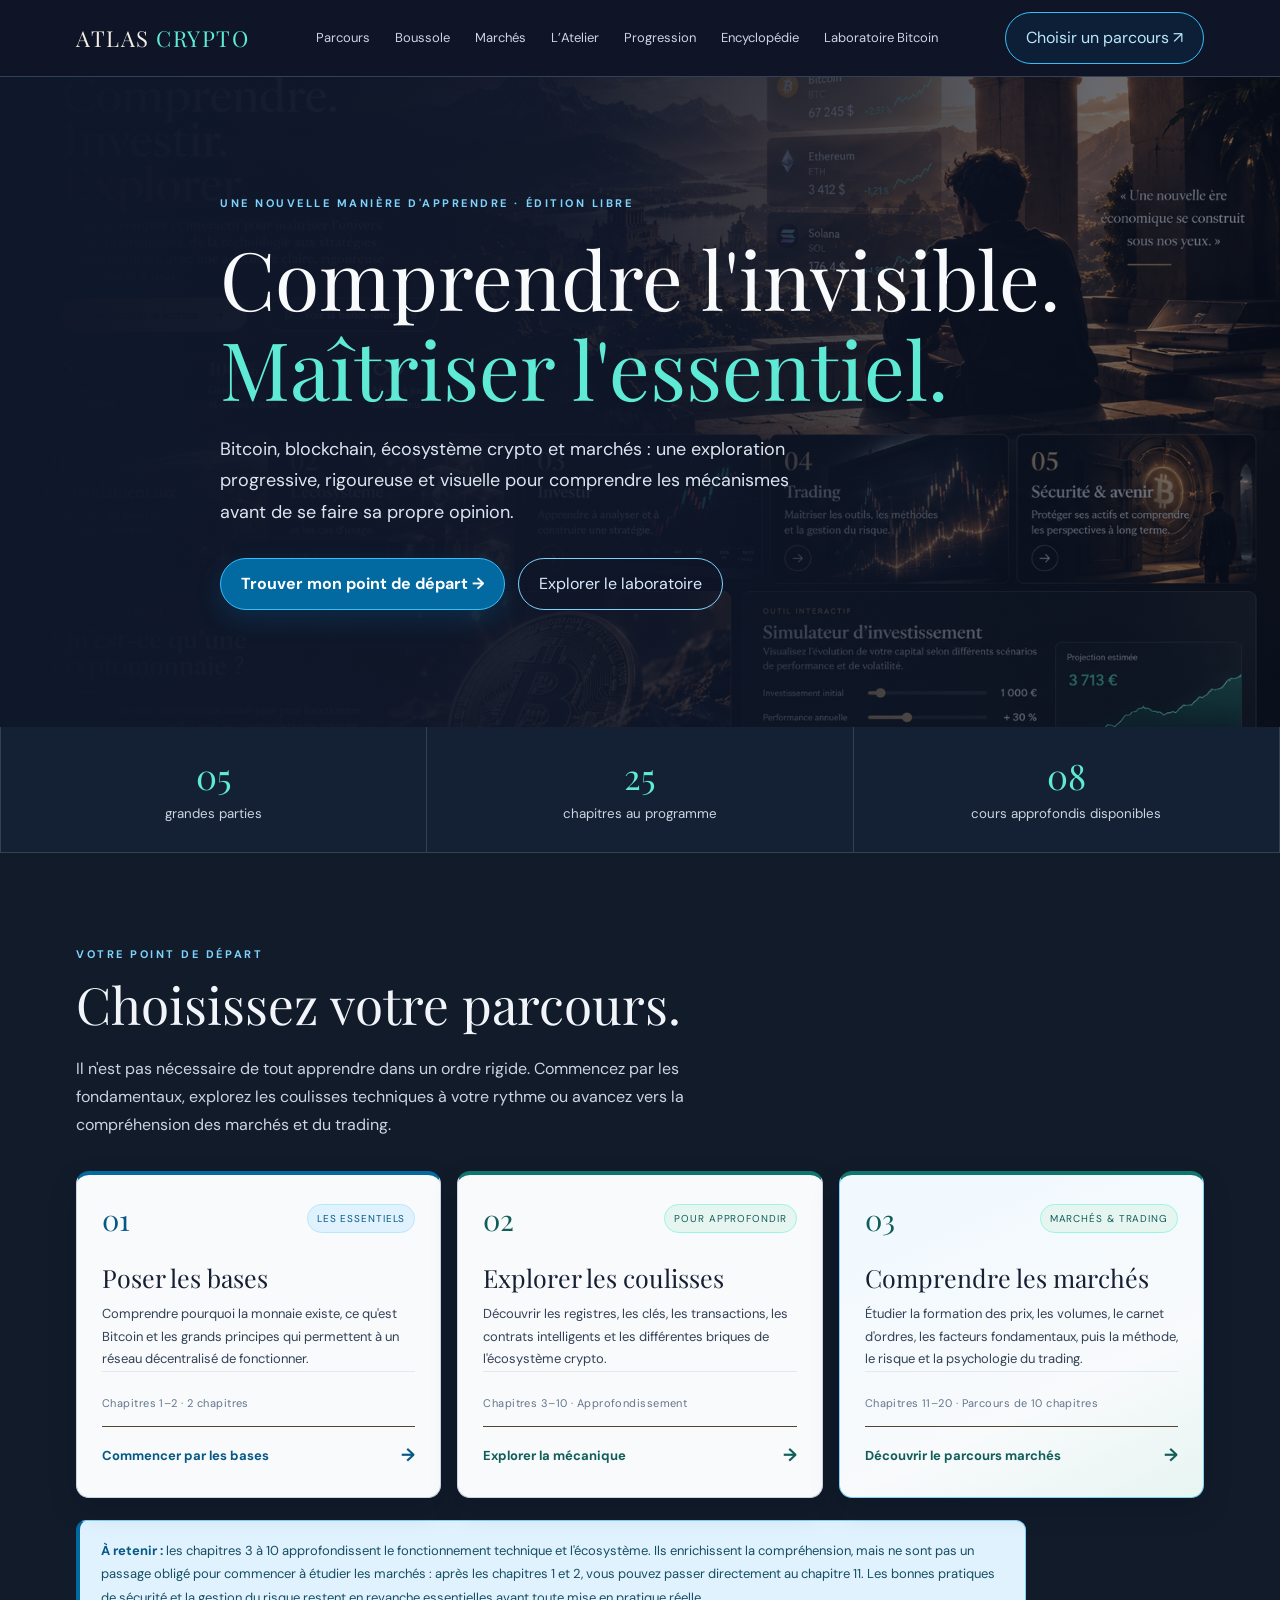
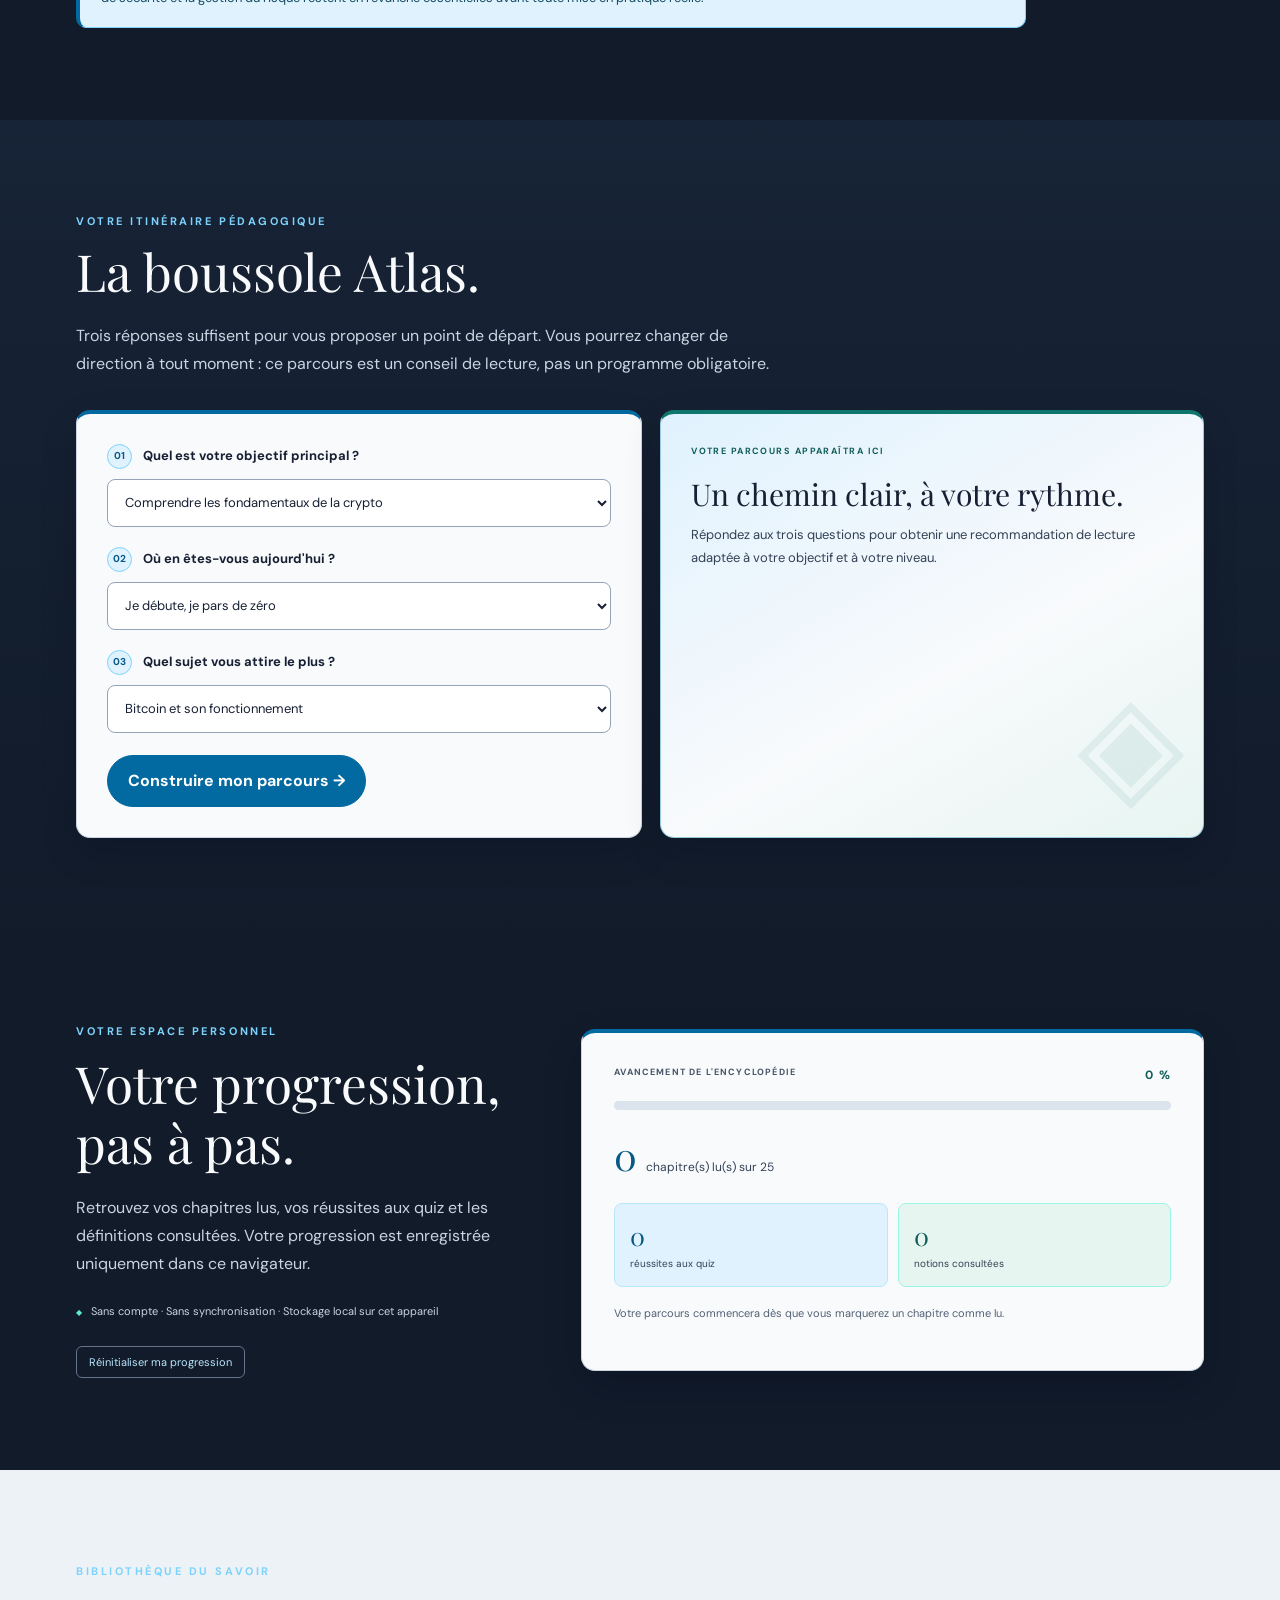
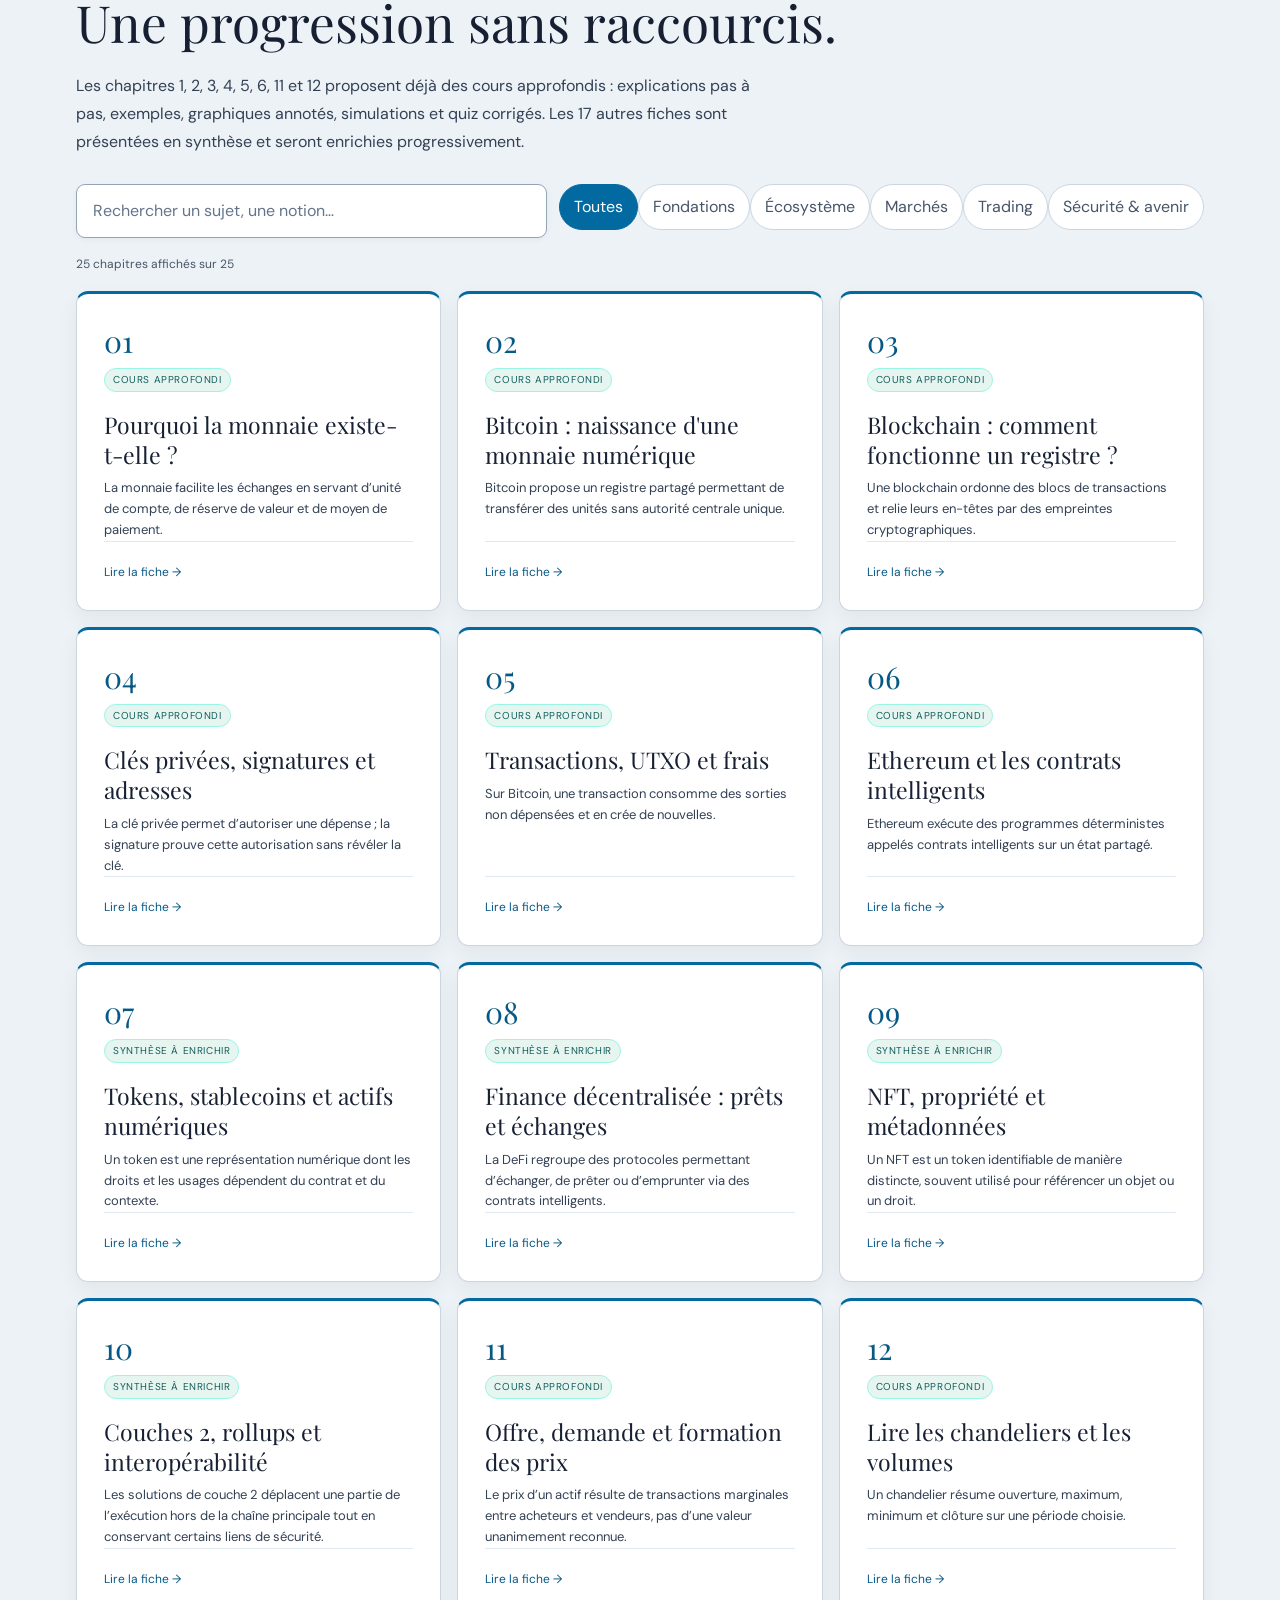
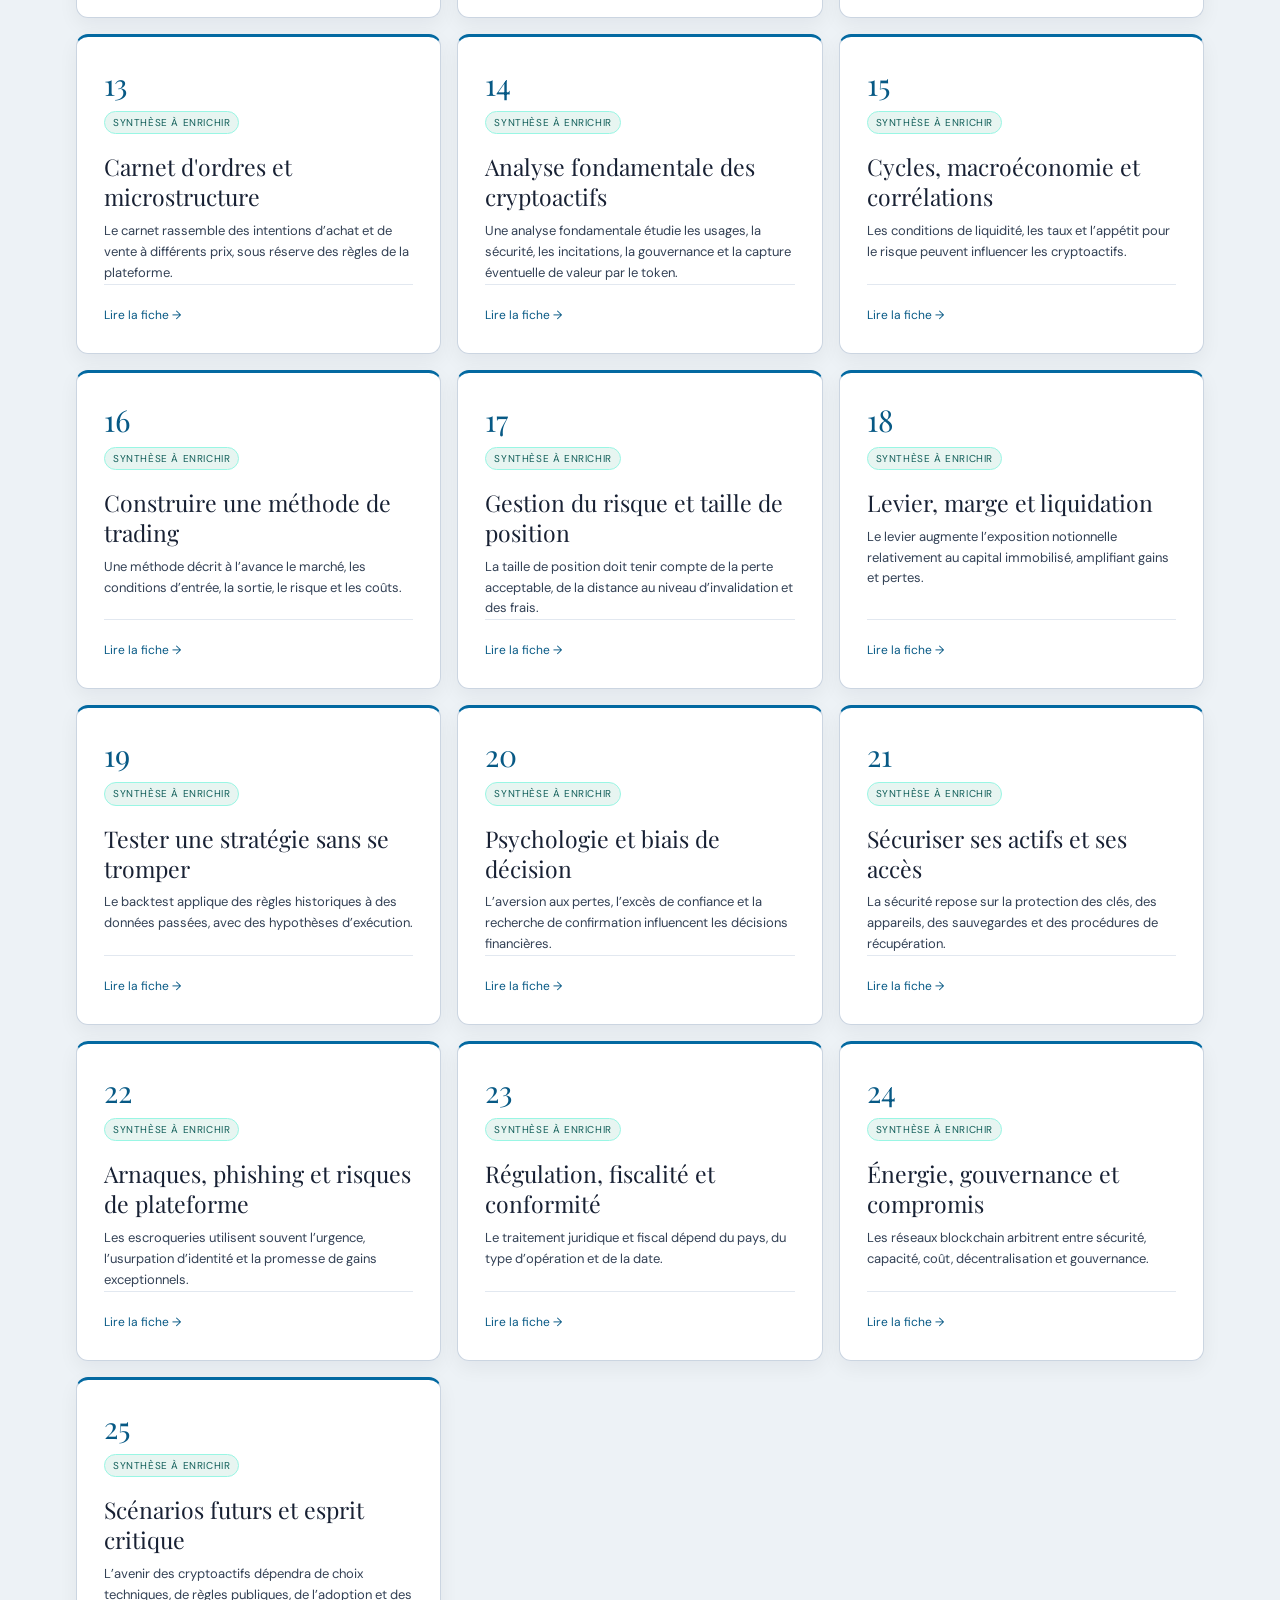
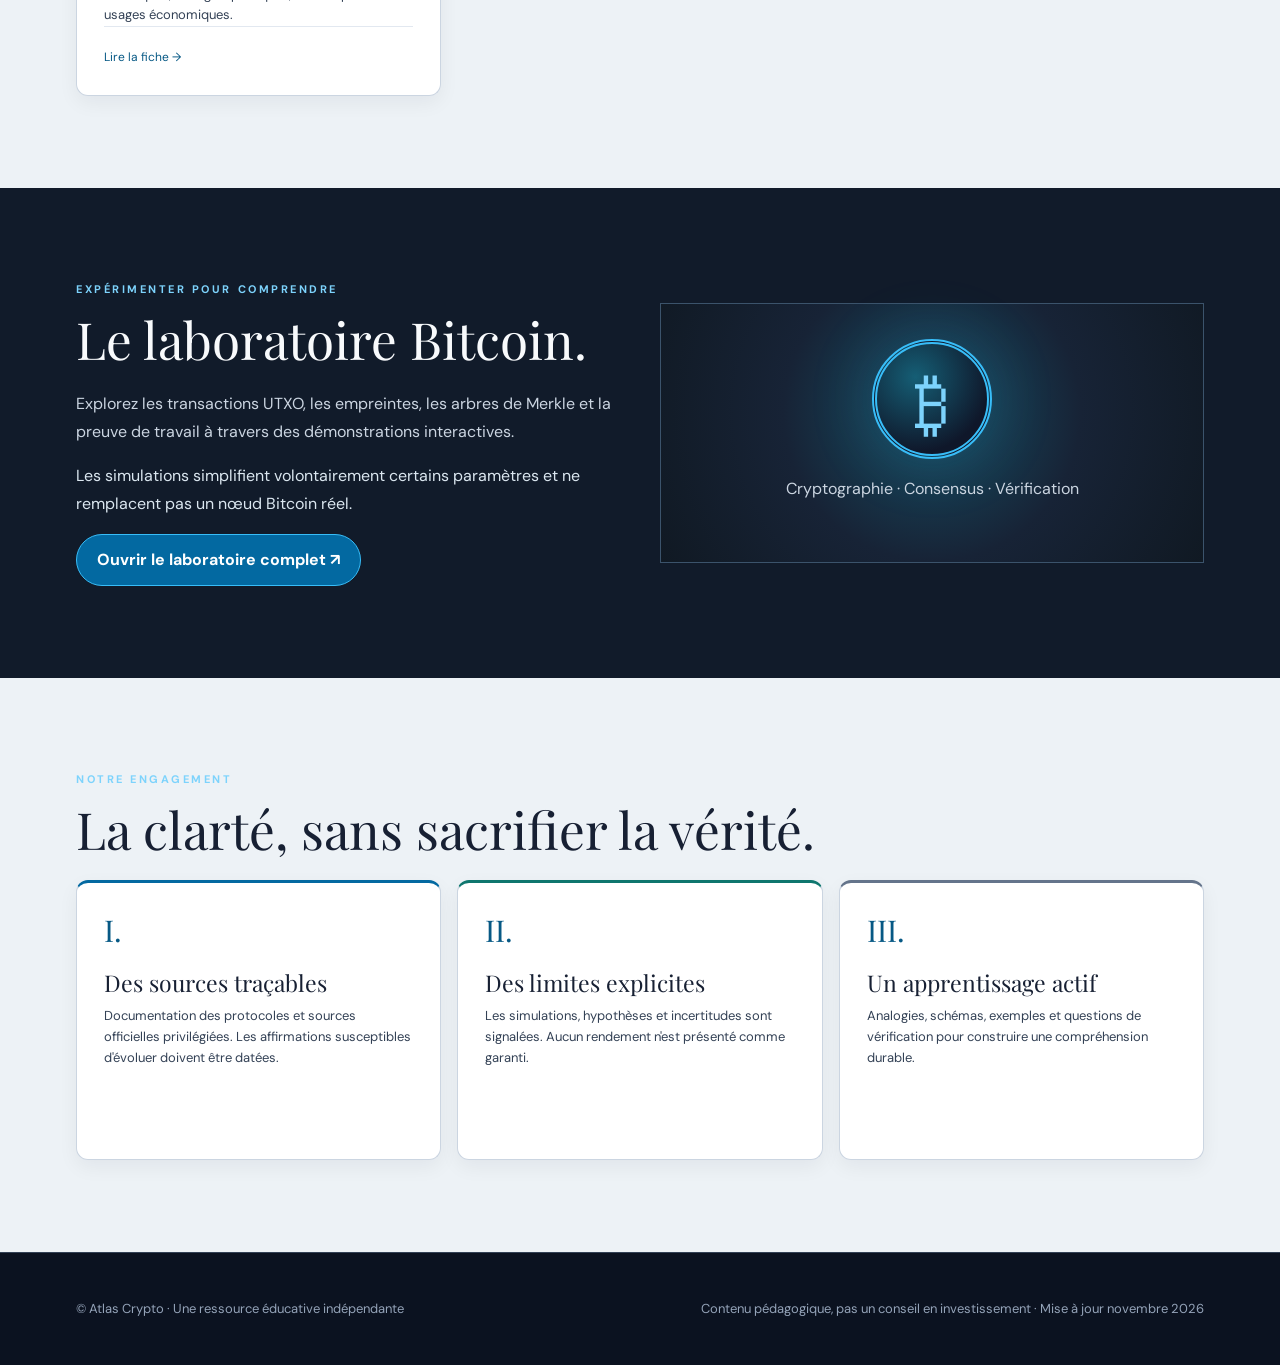
<file: index.html>
<!doctype html>
<html lang="fr">
<head>
  <meta charset="utf-8">
  <meta name="viewport" content="width=device-width,initial-scale=1">
  <meta name="theme-color" content="#0f172a">
  <meta name="description" content="Atlas Crypto : une encyclopédie gratuite et interactive pour comprendre Bitcoin, la blockchain, les marchés et le trading, des bases aux mécanismes avancés.">
  <meta property="og:type" content="website">
  <meta property="og:title" content="Atlas Crypto — Comprendre avant d'agir">
  <meta property="og:description" content="Un parcours pédagogique progressif pour comprendre Bitcoin, la blockchain, les marchés et le trading. Gratuit, indépendant et sans conseil en investissement.">
  <meta property="og:url" content="https://atlas-crypto-three.vercel.app/">
  <meta property="og:image" content="https://atlas-crypto-three.vercel.app/cover.png">
  <meta name="twitter:card" content="summary_large_image">
  <title>Atlas Crypto — L'encyclopédie interactive</title>
  <link rel="stylesheet" href="style.css">
  <link rel="stylesheet" href="market-courses.css">
  <link rel="stylesheet" href="candles-courses.css">
  <link rel="stylesheet" href="foundations-courses.css">
  <link rel="stylesheet" href="ecosystem-courses.css">
  <link rel="stylesheet" href="markets-visual-refresh.css">
  <link rel="stylesheet" href="home-visual-refresh.css">
</head>
<body>
  <a class="skip" href="#main">Aller au contenu</a>
  <header class="top">
    <div class="container">
      <a class="brand" href="#accueil">ATLAS <span>CRYPTO</span></a>
      <button class="nav-toggle" id="nav-toggle" type="button" aria-expanded="false" aria-controls="primary-nav">
        <span>Menu</span><span aria-hidden="true">☰</span>
      </button>
      <nav id="primary-nav" aria-label="Navigation principale">
        <a href="#parcours">Parcours</a>
        <a href="#boussole">Boussole</a>
        <a href="#chapitre-11">Marchés</a>
        <a href="atelier/">L’Atelier</a>
        <a href="#ma-progression">Progression</a>
        <a href="#encyclopedie">Encyclopédie</a>
        <a href="#laboratoire">Laboratoire Bitcoin</a>
      </nav>
      <a class="pill" href="#parcours">Choisir un parcours ↗</a>
    </div>
  </header>

  <main id="main">
    <div id="home">
      <section class="hero" id="accueil">
        <div class="container">
          <div class="eyebrow">Une nouvelle manière d'apprendre · Édition libre</div>
          <h1>Comprendre l'invisible.<br><em>Maîtriser l'essentiel.</em></h1>
          <p>Bitcoin, blockchain, écosystème crypto et marchés : une exploration progressive, rigoureuse et visuelle pour comprendre les mécanismes avant de se faire sa propre opinion.</p>
          <div class="actions">
            <a class="cta" href="#parcours">Trouver mon point de départ →</a>
            <a class="pill" href="#laboratoire">Explorer le laboratoire</a>
          </div>
        </div>
      </section>

      <div class="stats">
        <div><strong>05</strong><small>grandes parties</small></div>
        <div><strong>25</strong><small>chapitres au programme</small></div>
        <div><strong>08</strong><small>cours approfondis disponibles</small></div>
      </div>

      <section class="section paths" id="parcours" aria-labelledby="paths-title">
        <div class="container">
          <div class="eyebrow">Votre point de départ</div>
          <h2 id="paths-title">Choisissez votre parcours.</h2>
          <p class="sub">Il n'est pas nécessaire de tout apprendre dans un ordre rigide. Commencez par les fondamentaux, explorez les coulisses techniques à votre rythme ou avancez vers la compréhension des marchés et du trading.</p>

          <div class="path-grid">
            <article class="path-card">
              <div class="path-card-top"><span class="path-number">01</span><span class="path-tag">Les essentiels</span></div>
              <h3>Poser les bases</h3>
              <p>Comprendre pourquoi la monnaie existe, ce qu'est Bitcoin et les grands principes qui permettent à un réseau décentralisé de fonctionner.</p>
              <div class="path-detail">Chapitres 1–2 · 2 chapitres</div>
              <a class="path-link" href="#chapitre-1">Commencer par les bases <span aria-hidden="true">→</span></a>
            </article>

            <article class="path-card">
              <div class="path-card-top"><span class="path-number">02</span><span class="path-tag">Pour approfondir</span></div>
              <h3>Explorer les coulisses</h3>
              <p>Découvrir les registres, les clés, les transactions, les contrats intelligents et les différentes briques de l'écosystème crypto.</p>
              <div class="path-detail">Chapitres 3–10 · Approfondissement</div>
              <a class="path-link" href="#chapitre-3">Explorer la mécanique <span aria-hidden="true">→</span></a>
            </article>

            <article class="path-card path-card-featured">
              <div class="path-card-top"><span class="path-number">03</span><span class="path-tag">Marchés & trading</span></div>
              <h3>Comprendre les marchés</h3>
              <p>Étudier la formation des prix, les volumes, le carnet d'ordres, les facteurs fondamentaux, puis la méthode, le risque et la psychologie du trading.</p>
              <div class="path-detail">Chapitres 11–20 · Parcours de 10 chapitres</div>
              <a class="path-link" href="#chapitre-11">Découvrir le parcours marchés <span aria-hidden="true">→</span></a>
            </article>
          </div>

          <div class="path-note">
            <strong>À retenir :</strong> les chapitres 3 à 10 approfondissent le fonctionnement technique et l'écosystème. Ils enrichissent la compréhension, mais ne sont pas un passage obligé pour commencer à étudier les marchés : après les chapitres 1 et 2, vous pouvez passer directement au chapitre 11. Les bonnes pratiques de sécurité et la gestion du risque restent en revanche essentielles avant toute mise en pratique réelle.
          </div>
        </div>
      </section>

      
      <section class="section guide-section" id="boussole">
        <div class="container">
          <div class="eyebrow">Votre itinéraire pédagogique</div>
          <h2>La boussole Atlas.</h2>
          <p class="sub">Trois réponses suffisent pour vous proposer un point de départ. Vous pourrez changer de direction à tout moment : ce parcours est un conseil de lecture, pas un programme obligatoire.</p>

          <div class="guide-panel">
            <form id="guide-form" class="guide-form">
              <div class="guide-question">
                <label for="guide-goal"><span>01</span> Quel est votre objectif principal ?</label>
                <select id="guide-goal" required>
                  <option value="foundations">Comprendre les fondamentaux de la crypto</option>
                  <option value="technical">Comprendre les mécanismes techniques</option>
                  <option value="markets">Comprendre les marchés et le trading</option>
                </select>
              </div>
              <div class="guide-question">
                <label for="guide-level"><span>02</span> Où en êtes-vous aujourd'hui ?</label>
                <select id="guide-level" required>
                  <option value="beginner">Je débute, je pars de zéro</option>
                  <option value="familiar">Je connais déjà Bitcoin et les bases</option>
                  <option value="trader">Je suis déjà les marchés ou je trade</option>
                </select>
              </div>
              <div class="guide-question">
                <label for="guide-interest"><span>03</span> Quel sujet vous attire le plus ?</label>
                <select id="guide-interest" required>
                  <option value="bitcoin">Bitcoin et son fonctionnement</option>
                  <option value="ecosystem">Ethereum et l'écosystème crypto</option>
                  <option value="orderflow">Microstructure, carnet d'ordres et order flow</option>
                </select>
              </div>
              <button class="cta guide-submit" type="submit">Construire mon parcours <span aria-hidden="true">→</span></button>
            </form>
            <div class="guide-result" id="guide-result" role="status" aria-live="polite" aria-atomic="true">
              <span class="guide-result-kicker">VOTRE PARCOURS APPARAÎTRA ICI</span>
              <h3>Un chemin clair, à votre rythme.</h3>
              <p>Répondez aux trois questions pour obtenir une recommandation de lecture adaptée à votre objectif et à votre niveau.</p>
              <div class="guide-result-mark" aria-hidden="true">◈</div>
            </div>
          </div>
        </div>
      </section>

      <section class="section progress-section" id="ma-progression">
        <div class="container progress-layout">
          <div class="progress-intro">
            <div class="eyebrow">Votre espace personnel</div>
            <h2>Votre progression, pas à pas.</h2>
            <p class="sub">Retrouvez vos chapitres lus, vos réussites aux quiz et les définitions consultées. Votre progression est enregistrée uniquement dans ce navigateur.</p>
            <p class="progress-privacy"><span aria-hidden="true">◆</span> Sans compte · Sans synchronisation · Stockage local sur cet appareil</p>
            <button class="progress-reset" type="button" id="progress-reset">Réinitialiser ma progression</button>
          </div>
          <div class="progress-panel">
            <div class="progress-topline"><span>AVANCEMENT DE L'ENCYCLOPÉDIE</span><strong id="progress-percent">0 %</strong></div>
            <div class="progress-track" id="progress-bar" role="progressbar" aria-label="Chapitres lus" aria-valuemin="0" aria-valuemax="25" aria-valuenow="0"><span id="progress-fill"></span></div>
            <div class="progress-count"><strong id="progress-read">0</strong><span>chapitre(s) lu(s) sur 25</span></div>
            <div class="progress-metrics">
              <div><strong id="progress-quiz">0</strong><span>réussites aux quiz</span></div>
              <div><strong id="progress-concepts">0</strong><span>notions consultées</span></div>
            </div>
            <p class="progress-footnote" id="progress-message" aria-live="polite">Votre parcours commencera dès que vous marquerez un chapitre comme lu.</p>
          </div>
        </div>
      </section>

      <section class="section catalog" id="encyclopedie">
        <div class="container">
          <div class="eyebrow">Bibliothèque du savoir</div>
          <h2>Une progression sans raccourcis.</h2>
          <p class="sub">Les chapitres 1, 2, 3, 4, 5, 6, 11 et 12 proposent déjà des cours approfondis : explications pas à pas, exemples, graphiques annotés, simulations et quiz corrigés. Les 17 autres fiches sont présentées en synthèse et seront enrichies progressivement.</p>
          <div class="toolbar">
            <input id="search" class="search" type="search" aria-label="Rechercher dans les chapitres" placeholder="Rechercher un sujet, une notion…">
            <div id="filters" role="group" aria-label="Filtrer les chapitres par partie"></div>
          </div>
          <p id="search-status" class="search-status" role="status" aria-live="polite">25 chapitres au programme</p>
          <div id="cards" class="cards"></div>
        </div>
      </section>

      <section class="section" id="laboratoire">
        <div class="container lab">
          <div>
            <div class="eyebrow">Expérimenter pour comprendre</div>
            <h2>Le laboratoire Bitcoin.</h2>
            <p class="sub">Explorez les transactions UTXO, les empreintes, les arbres de Merkle et la preuve de travail à travers des démonstrations interactives.</p>
            <p>Les simulations simplifient volontairement certains paramètres et ne remplacent pas un nœud Bitcoin réel.</p>
            <a class="cta" href="laboratoire-bitcoin.html">Ouvrir le laboratoire complet ↗</a>
          </div>
          <div class="lab-card" aria-hidden="true">
            <div class="coin">₿</div>
            <p style="text-align:center;color:#c9bba8">Cryptographie · Consensus · Vérification</p>
          </div>
        </div>
      </section>

      <section class="section catalog" id="methode">
        <div class="container">
          <div class="eyebrow">Notre engagement</div>
          <h2>La clarté, sans sacrifier la vérité.</h2>
          <div class="cards">
            <div class="chapter"><div class="index">I.</div><h3>Des sources traçables</h3><p>Documentation des protocoles et sources officielles privilégiées. Les affirmations susceptibles d'évoluer doivent être datées.</p></div>
            <div class="chapter"><div class="index">II.</div><h3>Des limites explicites</h3><p>Les simulations, hypothèses et incertitudes sont signalées. Aucun rendement n'est présenté comme garanti.</p></div>
            <div class="chapter"><div class="index">III.</div><h3>Un apprentissage actif</h3><p>Analogies, schémas, exemples et questions de vérification pour construire une compréhension durable.</p></div>
          </div>
        </div>
      </section>
    </div>

    <article id="reader" class="reader">
      <div class="reader-head">
        <div class="container">
          <a href="#encyclopedie" id="back" class="eyebrow">← Retour à l'encyclopédie</a>
          <p id="reader-part" class="eyebrow"></p>
          <h1 id="reader-title" tabindex="-1"></h1>
          <p id="reader-lead" class="sub"></p>
        </div>
      </div>
      <div class="container reader-grid">
        <aside class="side" id="lesson-nav"><strong>Dans cette fiche</strong></aside>
        <div class="prose">
          <div id="lesson-meta" class="lesson-meta"></div>
          <div class="reader-progress-control"><button type="button" id="mark-read" aria-pressed="false">Marquer cette fiche comme lue</button><span id="chapter-read-feedback" role="status" aria-live="polite"></span></div>
          <div id="lesson-content"></div>
          <div class="actions">
            <button class="cta" id="next">Fiche suivante →</button>
            <a class="pill" href="#encyclopedie">Tous les chapitres</a>
          </div>
        </div>
      </div>
    </article>
  </main>

  <footer class="footer">
    <div class="container">
      <span>© Atlas Crypto · Une ressource éducative indépendante</span>
      <span>Contenu pédagogique, pas un conseil en investissement · Mise à jour novembre 2026</span>
    </div>
  </footer>
  <script src="data.js"></script>
  <script src="lessons.js"></script>
  <script src="lessons-ecosystem.js"></script>
  <script src="lessons-markets.js"></script>
  <script src="lessons-candles.js"></script>
  <script src="app.js"></script>
</body>
</html>
</file>
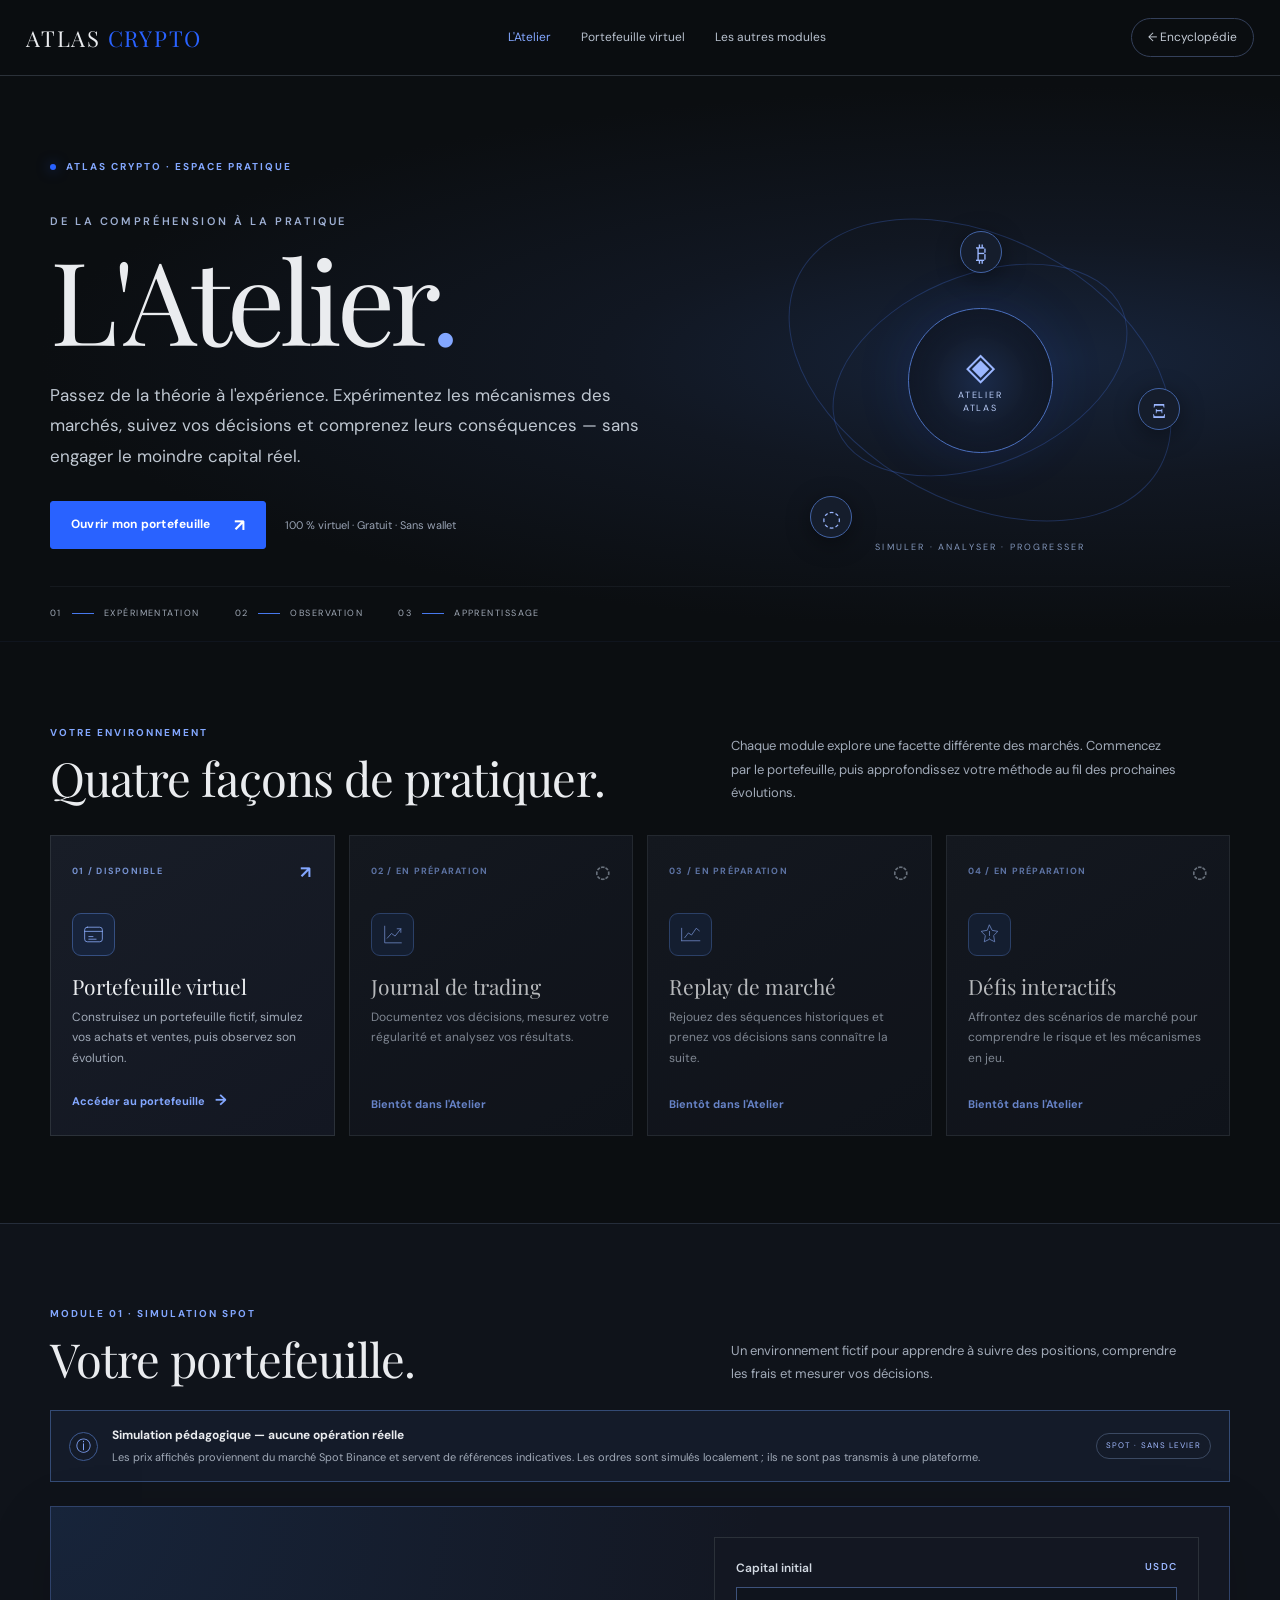
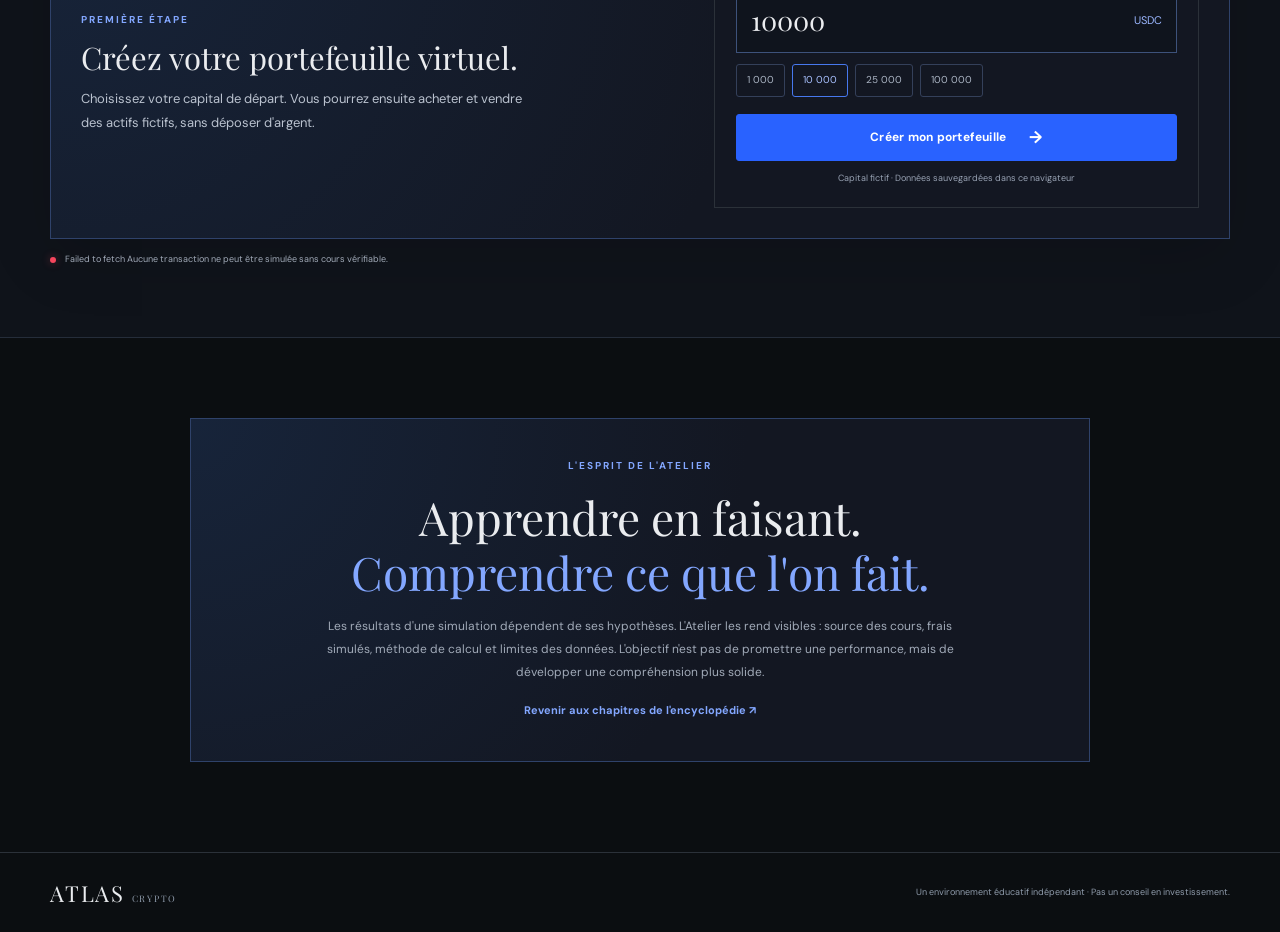
<file: atelier/index.html>
<!doctype html>
<html lang="fr">
<head>
  <meta charset="utf-8">
  <meta name="viewport" content="width=device-width, initial-scale=1">
  <meta name="theme-color" content="#100f0e">
  <meta name="description" content="L'Atelier Atlas : expérimentez les marchés crypto dans un environnement virtuel et pédagogique.">
  <title>L'Atelier — Atlas Crypto</title>
  <link rel="preconnect" href="https://fonts.googleapis.com">
  <link rel="preconnect" href="https://fonts.gstatic.com" crossorigin>
  <link href="https://fonts.googleapis.com/css2?family=DM+Sans:wght@400;500;600;700&family=Playfair+Display:wght@400;500;600&display=swap" rel="stylesheet">
  <link rel="stylesheet" href="../style.css">
  <link rel="stylesheet" href="atelier.css">
</head>
<body class="atelier-body">
  <a class="skip" href="#atelier-main">Aller au contenu</a>
  <header class="atelier-top">
    <div class="atelier-top-inner">
      <a class="atelier-brand" href="../index.html" aria-label="Retour à Atlas Crypto">ATLAS <span>CRYPTO</span></a>
      <nav class="atelier-nav" aria-label="Navigation de l'Atelier">
        <a class="active" href="#atelier-home">L'Atelier</a>
        <a href="#portfolio-section">Portefeuille virtuel</a>
        <a href="#modules">Les autres modules</a>
      </nav>
      <a class="atelier-back" href="../index.html">← Encyclopédie</a>
    </div>
  </header>

  <main id="atelier-main">
    <section class="atelier-hero" id="atelier-home">
      <div class="atelier-wrap">
        <div class="atelier-eyebrow"><span></span> ATLAS CRYPTO · ESPACE PRATIQUE</div>
        <div class="atelier-hero-grid">
          <div>
            <p class="atelier-overline">DE LA COMPRÉHENSION À LA PRATIQUE</p>
            <h1>L'Atelier<span>.</span></h1>
            <p class="atelier-lead">Passez de la théorie à l'expérience. Expérimentez les mécanismes des marchés, suivez vos décisions et comprenez leurs conséquences — sans engager le moindre capital réel.</p>
            <div class="atelier-hero-actions">
              <a class="atelier-primary" href="#portfolio-section">Ouvrir mon portefeuille <span>↗</span></a>
              <span class="atelier-assurance">100 % virtuel · Gratuit · Sans wallet</span>
            </div>
          </div>
          <div class="atelier-hero-art" aria-hidden="true">
            <div class="orbit orbit-one"></div><div class="orbit orbit-two"></div>
            <div class="orbit-core"><span>◈</span><small>ATELIER<br>ATLAS</small></div>
            <div class="orbit-node node-a">₿</div><div class="orbit-node node-b">Ξ</div><div class="orbit-node node-c">◌</div>
            <div class="orbit-label">SIMULER · ANALYSER · PROGRESSER</div>
          </div>
        </div>
        <div class="atelier-hero-foot">
          <span>01 <i></i> EXPÉRIMENTATION</span>
          <span>02 <i></i> OBSERVATION</span>
          <span>03 <i></i> APPRENTISSAGE</span>
        </div>
      </div>
    </section>

    <section class="atelier-wrap atelier-modules" id="modules" aria-labelledby="modules-title">
      <div class="atelier-section-heading">
        <div><div class="atelier-eyebrow">VOTRE ENVIRONNEMENT</div><h2 id="modules-title">Quatre façons de pratiquer.</h2></div>
        <p>Chaque module explore une facette différente des marchés. Commencez par le portefeuille, puis approfondissez votre méthode au fil des prochaines évolutions.</p>
      </div>
      <div class="module-grid">
        <a class="module-card module-live" href="#portfolio-section">
          <div class="module-topline"><span>01 / DISPONIBLE</span><span class="module-arrow">↗</span></div>
          <div class="module-icon"><svg viewBox="0 0 48 48" aria-hidden="true"><rect x="7" y="10" width="34" height="28" rx="5"/><path d="M7 18h34M15 28h8m-8 5h14"/></svg></div>
          <h3>Portefeuille virtuel</h3><p>Construisez un portefeuille fictif, simulez vos achats et ventes, puis observez son évolution.</p>
          <span class="module-link">Accéder au portefeuille <b>→</b></span>
        </a>
        <article class="module-card module-soon">
          <div class="module-topline"><span>02 / EN PRÉPARATION</span><span class="module-lock">◌</span></div>
          <div class="module-icon"><svg viewBox="0 0 48 48" aria-hidden="true"><path d="M9 8v32h32M14 31l8-9 7 5 11-14"/><path d="M33 13h7v7"/></svg></div>
          <h3>Journal de trading</h3><p>Documentez vos décisions, mesurez votre régularité et analysez vos résultats.</p>
          <span class="module-link">Bientôt dans l'Atelier</span>
        </article>
        <article class="module-card module-soon">
          <div class="module-topline"><span>03 / EN PRÉPARATION</span><span class="module-lock">◌</span></div>
          <div class="module-icon"><svg viewBox="0 0 48 48" aria-hidden="true"><path d="M7 36V12m0 24h35M13 30l7-9 6 4 9-13 6 5"/></svg></div>
          <h3>Replay de marché</h3><p>Rejouez des séquences historiques et prenez vos décisions sans connaître la suite.</p>
          <span class="module-link">Bientôt dans l'Atelier</span>
        </article>
        <article class="module-card module-soon">
          <div class="module-topline"><span>04 / EN PRÉPARATION</span><span class="module-lock">◌</span></div>
          <div class="module-icon"><svg viewBox="0 0 48 48" aria-hidden="true"><path d="M24 6l5 10 11 2-8 8 2 12-10-5-10 5 2-12-8-8 11-2z"/><path d="M24 18v8m0 5h.01"/></svg></div>
          <h3>Défis interactifs</h3><p>Affrontez des scénarios de marché pour comprendre le risque et les mécanismes en jeu.</p>
          <span class="module-link">Bientôt dans l'Atelier</span>
        </article>
      </div>
    </section>

    <section class="portfolio-area" id="portfolio-section">
      <div class="atelier-wrap">
        <div class="atelier-section-heading portfolio-heading">
          <div><div class="atelier-eyebrow">MODULE 01 · SIMULATION SPOT</div><h2>Votre portefeuille.</h2></div>
          <p>Un environnement fictif pour apprendre à suivre des positions, comprendre les frais et mesurer vos décisions.</p>
        </div>

        <div class="simulation-notice"><span class="notice-symbol">ⓘ</span><div><strong>Simulation pédagogique — aucune opération réelle</strong><p>Les prix affichés proviennent du marché Spot Binance et servent de références indicatives. Les ordres sont simulés localement ; ils ne sont pas transmis à une plateforme.</p></div><span class="notice-pill">SPOT · SANS LEVIER</span></div>

        <section class="setup-panel" id="portfolio-setup" hidden>
          <div class="setup-copy">
            <div class="atelier-eyebrow">PREMIÈRE ÉTAPE</div>
            <h3>Créez votre portefeuille virtuel.</h3>
            <p>Choisissez votre capital de départ. Vous pourrez ensuite acheter et vendre des actifs fictifs, sans déposer d'argent.</p>
          </div>
          <div class="setup-side">
            <div class="storage-warning" id="storage-warning" hidden>
              <strong>Attention : données locales à vérifier</strong>
              <p id="storage-warning-text"></p>
              <div class="storage-warning-actions">
                <button class="text-button" id="setup-import-json" type="button">Importer une sauvegarde ↗</button>
                <button class="text-button danger-link" id="discard-corrupt-storage" type="button">Supprimer les données illisibles</button>
              </div>
            </div>
            <form id="setup-form" class="setup-form">
              <label for="initial-capital">Capital initial <span>USDC</span></label>
              <div class="capital-input-wrap"><input id="initial-capital" name="capital" type="number" min="100" max="100000000" step="100" value="10000" required><span>USDC</span></div>
              <div class="setup-presets" aria-label="Capital prédéfini">
                <button type="button" data-capital="1000">1 000</button><button type="button" data-capital="10000" class="selected">10 000</button><button type="button" data-capital="25000">25 000</button><button type="button" data-capital="100000">100 000</button>
              </div>
              <p class="setup-error" id="setup-error" role="alert"></p>
              <button class="atelier-primary" type="submit">Créer mon portefeuille <span>→</span></button>
              <small>Capital fictif · Données sauvegardées dans ce navigateur</small>
            </form>
          </div>
        </section>

        <section class="portfolio-dashboard" id="portfolio-dashboard" hidden>
          <div class="dashboard-topline">
            <div><span class="dashboard-kicker">VUE D'ENSEMBLE</span><div class="dashboard-updated" id="last-updated">Cours en attente…</div></div>
            <div class="dashboard-actions"><button class="subtle-button" id="refresh-prices" type="button">↻ Actualiser les cours</button><button class="subtle-button" id="settings-open" type="button">⚙ Paramètres</button></div>
          </div>
          <div class="portfolio-summary">
            <article class="summary-main">
              <span>VALEUR DU PORTEFEUILLE</span><strong id="portfolio-value">—</strong><small id="portfolio-performance">Performance depuis la création</small>
            </article>
            <article class="summary-tile"><span>CAPITAL DISPONIBLE</span><strong id="cash-balance">—</strong><small>Solde en USDC</small></article>
            <article class="summary-tile"><span>P&L RÉALISÉ</span><strong id="realized-pnl">—</strong><small>Ventes clôturées, frais inclus</small></article>
            <article class="summary-tile"><span>P&L LATENT</span><strong id="unrealized-pnl">—</strong><small>Positions encore détenues</small></article>
          </div>

          <section class="data-panel allocation-panel" aria-labelledby="allocation-heading">
            <div class="panel-heading">
              <div><span class="panel-kicker">EXPOSITION DU PORTEFEUILLE</span><h3 id="allocation-heading">Répartition des actifs</h3></div>
              <div class="allocation-heading-total"><span>VALEUR RÉPARTIE</span><strong id="allocation-total">—</strong></div>
            </div>
            <div class="allocation-bar" id="allocation-bar" role="img" aria-label="Répartition du portefeuille en attente de valorisation"></div>
            <div class="allocation-list" id="allocation-list"></div>
            <p class="allocation-status" id="allocation-status">La répartition inclura les actifs détenus et les liquidités disponibles.</p>
          </section>

          <div class="portfolio-grid">
            <section class="data-panel positions-panel">
              <div class="panel-heading"><div><span class="panel-kicker">VOS ACTIFS</span><h3>Positions détenues</h3></div><button class="text-button" id="trade-open" type="button">Nouvelle opération <b>＋</b></button></div>
              <div class="table-wrap">
                <table class="holdings-table"><thead><tr><th>ACTIF</th><th>QUANTITÉ</th><th>PRIX</th><th>VALEUR</th><th>P&L LATENT</th><th>ACTION</th></tr></thead><tbody id="holdings-body"></tbody></table>
                <div class="empty-state" id="holdings-empty"><span>◈</span><strong>Aucune position pour le moment</strong><p>Votre portefeuille est prêt. Lancez une première opération simulée pour voir apparaître vos actifs ici.</p><button type="button" class="atelier-primary small-primary" id="first-trade">Faire une première opération →</button></div>
              </div>
            </section>

            <section class="data-panel market-panel">
              <div class="panel-heading"><div><span class="panel-kicker">MARCHÉ SPOT</span><h3>Actifs disponibles</h3></div><span class="live-indicator"><i></i> Cours de référence</span></div>
              <div class="market-list" id="market-list"><div class="market-loading">Récupération des cours publics…</div></div>
              <div class="market-footnote">Source : Binance Spot · Actualisation périodique · Les paires disponibles peuvent évoluer.</div>
            </section>

            <section class="data-panel history-panel">
              <div class="panel-heading"><div><span class="panel-kicker">VOTRE ACTIVITÉ</span><h3>Dernières opérations</h3></div><div class="history-actions"><button class="text-button" id="export-csv" type="button">Exporter CSV ↗</button><button class="text-button" id="export-json" type="button">Sauvegarde JSON ↗</button></div></div>
              <div class="history-wrap"><table class="history-table"><thead><tr><th>DATE</th><th>OPÉRATION</th><th>ACTIF</th><th>QUANTITÉ</th><th>PRIX</th><th>FRAIS</th></tr></thead><tbody id="history-body"></tbody></table><div class="empty-history" id="transactions-empty">Vos transactions apparaîtront ici après votre première opération.</div></div>
            </section>

            <section class="data-panel track-panel">
              <div class="panel-heading"><div><span class="panel-kicker">SUIVI DES PERFORMANCES</span><h3>Historique & track record</h3></div><span class="coming-label" id="history-status-label">CLÔTURES JOURNALIÈRES</span></div>
              <div class="performance-panel" id="performance-panel" hidden>
                <div class="performance-stats">
                  <div><span>PERFORMANCE PORTEFEUILLE</span><strong id="history-return">—</strong><small id="history-range-label">Depuis la création</small></div>
                  <div><span>DRAWDOWN MAXIMAL</span><strong id="history-drawdown">—</strong><small id="history-drawdown-label">Sur la période affichée</small></div>
                  <div><span>CLÔTURES COMPLÈTES</span><strong id="history-points">—</strong><small>Valorisations journalières</small></div>
                  <div><span>BENCHMARK BTC</span><strong id="benchmark-btc-return">—</strong><small id="benchmark-btc-return-detail">Achat-conservation fictif</small></div>
                  <div><span>BENCHMARK ETH</span><strong id="benchmark-eth-return">—</strong><small id="benchmark-eth-return-detail">Achat-conservation fictif</small></div>
                </div>
                <div class="performance-toolbar">
                  <div class="history-range-buttons" role="group" aria-label="Période du graphique">
                    <button type="button" data-history-range="7">7J</button>
                    <button type="button" data-history-range="30" class="active">30J</button>
                    <button type="button" data-history-range="90">90J</button>
                    <button type="button" data-history-range="all">Tout</button>
                  </div>
                  <div class="history-toolbar-actions"><span id="history-source-label">Binance Spot · UTC</span><button class="text-button" id="export-track-record" type="button" disabled>Exporter le track record CSV ↗</button><button class="text-button" id="refresh-history" type="button">↻ Actualiser l’historique</button></div>
                </div>
                <div class="performance-legend" aria-label="Légende du graphique">
                  <span class="performance-legend-item" data-legend-series="portfolio"><i class="legend-swatch legend-atlas"></i>Portefeuille Atlas</span>
                  <span class="performance-legend-item" data-legend-series="btc"><i class="legend-swatch legend-btc"></i>Bitcoin · achat-conservation</span>
                  <span class="performance-legend-item" data-legend-series="eth"><i class="legend-swatch legend-eth"></i>Ethereum · achat-conservation</span>
                </div>
                <div class="performance-chart-wrap">
                  <svg id="performance-chart" viewBox="0 0 900 270" role="img" aria-label="Comparaison des performances du portefeuille Atlas avec Bitcoin et Ethereum aux clôtures journalières UTC"></svg>
                </div>
                <p class="history-status" id="history-status" role="status" aria-live="polite">Préparation de l’historique…</p>
              </div>
              <div class="track-placeholder" id="history-empty">
                <div class="track-mark">⌁</div>
                <div><strong>Votre historique se construit.</strong><p>La première valorisation apparaîtra lorsque des clôtures journalières complètes seront disponibles. Les montants seront reconstruits à partir de vos transactions et des prix historiques Binance, en UTC.</p></div>
              </div>
            </section>
          </div>
          <div class="portfolio-footer"><span id="portfolio-storage-note">◈ Portefeuille enregistré localement dans ce navigateur.</span><div><button id="import-json" class="text-button" type="button">Importer une sauvegarde</button><button id="reset-portfolio" class="text-button danger-link" type="button">Réinitialiser le portefeuille</button></div></div>
        </section>
        <input id="import-file" type="file" accept="application/json,.json" hidden>

        <section class="market-state" id="market-state" role="status" aria-live="polite"><span class="state-dot"></span><span id="market-state-text">Connexion aux données de marché…</span></section>
      </div>
    </section>

    <section class="atelier-wrap atelier-method">
      <div class="method-note"><span class="atelier-eyebrow">L'ESPRIT DE L'ATELIER</span><h2>Apprendre en faisant.<br><em>Comprendre ce que l'on fait.</em></h2><p>Les résultats d'une simulation dépendent de ses hypothèses. L'Atelier les rend visibles : source des cours, frais simulés, méthode de calcul et limites des données. L'objectif n'est pas de promettre une performance, mais de développer une compréhension plus solide.</p><a href="../index.html#encyclopedie">Revenir aux chapitres de l'encyclopédie ↗</a></div>
    </section>
  </main>

  <dialog class="trade-dialog" id="trade-dialog" aria-labelledby="trade-title">
    <form id="trade-form" method="dialog">
      <div class="dialog-head"><div><span class="atelier-eyebrow">OPÉRATION SIMULÉE</span><h2 id="trade-title">Nouvelle opération</h2></div><button type="button" class="dialog-close" id="trade-close" aria-label="Fermer">×</button></div>
      <div class="trade-side-switch"><button type="button" data-side="buy" class="active">Acheter</button><button type="button" data-side="sell">Vendre</button></div>
      <label class="field-label" for="trade-asset">Actif</label><select id="trade-asset" required></select>
      <div class="trade-balance-line"><span id="trade-balance-label">Solde disponible</span><strong id="trade-balance">—</strong></div>
      <label class="field-label" for="trade-amount" id="trade-amount-label">Montant à investir</label>
      <div class="trade-amount-wrap"><input id="trade-amount" type="number" min="0" step="any" placeholder="0.00" required><span id="trade-amount-unit">USDC</span></div>
      <div class="trade-preview">
        <div><span>Prix de référence</span><strong id="preview-price">—</strong></div>
        <div><span>Quantité estimée</span><strong id="preview-quantity">—</strong></div>
        <div><span>Montant brut</span><strong id="preview-gross">—</strong></div>
        <div><span>Frais simulés</span><strong id="preview-fee">—</strong></div>
        <div class="preview-total"><span id="preview-total-label">Total débité</span><strong id="preview-total">—</strong></div>
      </div>
      <p class="trade-warning" id="trade-warning">Exécution simulée au dernier prix public reçu. Le spread et le slippage réels ne sont pas modélisés dans cette première version.</p>
      <p class="trade-error" id="trade-error" role="alert"></p>
      <button class="atelier-primary trade-submit" id="trade-submit" type="submit">Confirmer l'achat simulé</button>
    </form>
  </dialog>

  <dialog class="settings-dialog" id="settings-dialog" aria-labelledby="settings-title">
    <form id="settings-form" method="dialog">
      <div class="dialog-head"><div><span class="atelier-eyebrow">CONFIGURATION</span><h2 id="settings-title">Paramètres du portefeuille</h2></div><button type="button" class="dialog-close" id="settings-close" aria-label="Fermer">×</button></div>
      <label class="field-label" for="fee-rate">Commission simulée (%)</label><input class="settings-input" id="fee-rate" type="number" min="0" max="2" step="0.01" required>
      <p class="settings-help">Cette commission est une hypothèse pédagogique appliquée aux prochaines opérations. Elle ne représente pas le tarif d'une plateforme particulière.</p>
      <button class="atelier-primary trade-submit" type="submit">Enregistrer les paramètres</button>
    </form>
  </dialog>

  <dialog class="confirm-dialog" id="confirm-dialog">
    <form method="dialog"><div class="atelier-eyebrow">CONFIRMATION</div><h2 id="confirm-title">Confirmer cette action ?</h2><p id="confirm-text"></p><div class="confirm-actions"><button class="subtle-button" value="cancel">Annuler</button><button class="atelier-primary" value="confirm" id="confirm-action">Confirmer</button></div></form>
  </dialog>
  <footer class="atelier-footer"><div class="atelier-wrap"><a class="atelier-brand" href="../index.html">ATLAS <span>CRYPTO</span></a><span>Un environnement éducatif indépendant · Pas un conseil en investissement.</span></div></footer>

  <script src="js/format.js"></script>
  <script src="js/portfolio-engine.js"></script>
  <script src="js/portfolio-store.js"></script>
  <script src="js/market-data.js"></script>
  <script src="js/history-data.js"></script>
  <script src="js/app.js"></script>
</body>
</html>
</file>
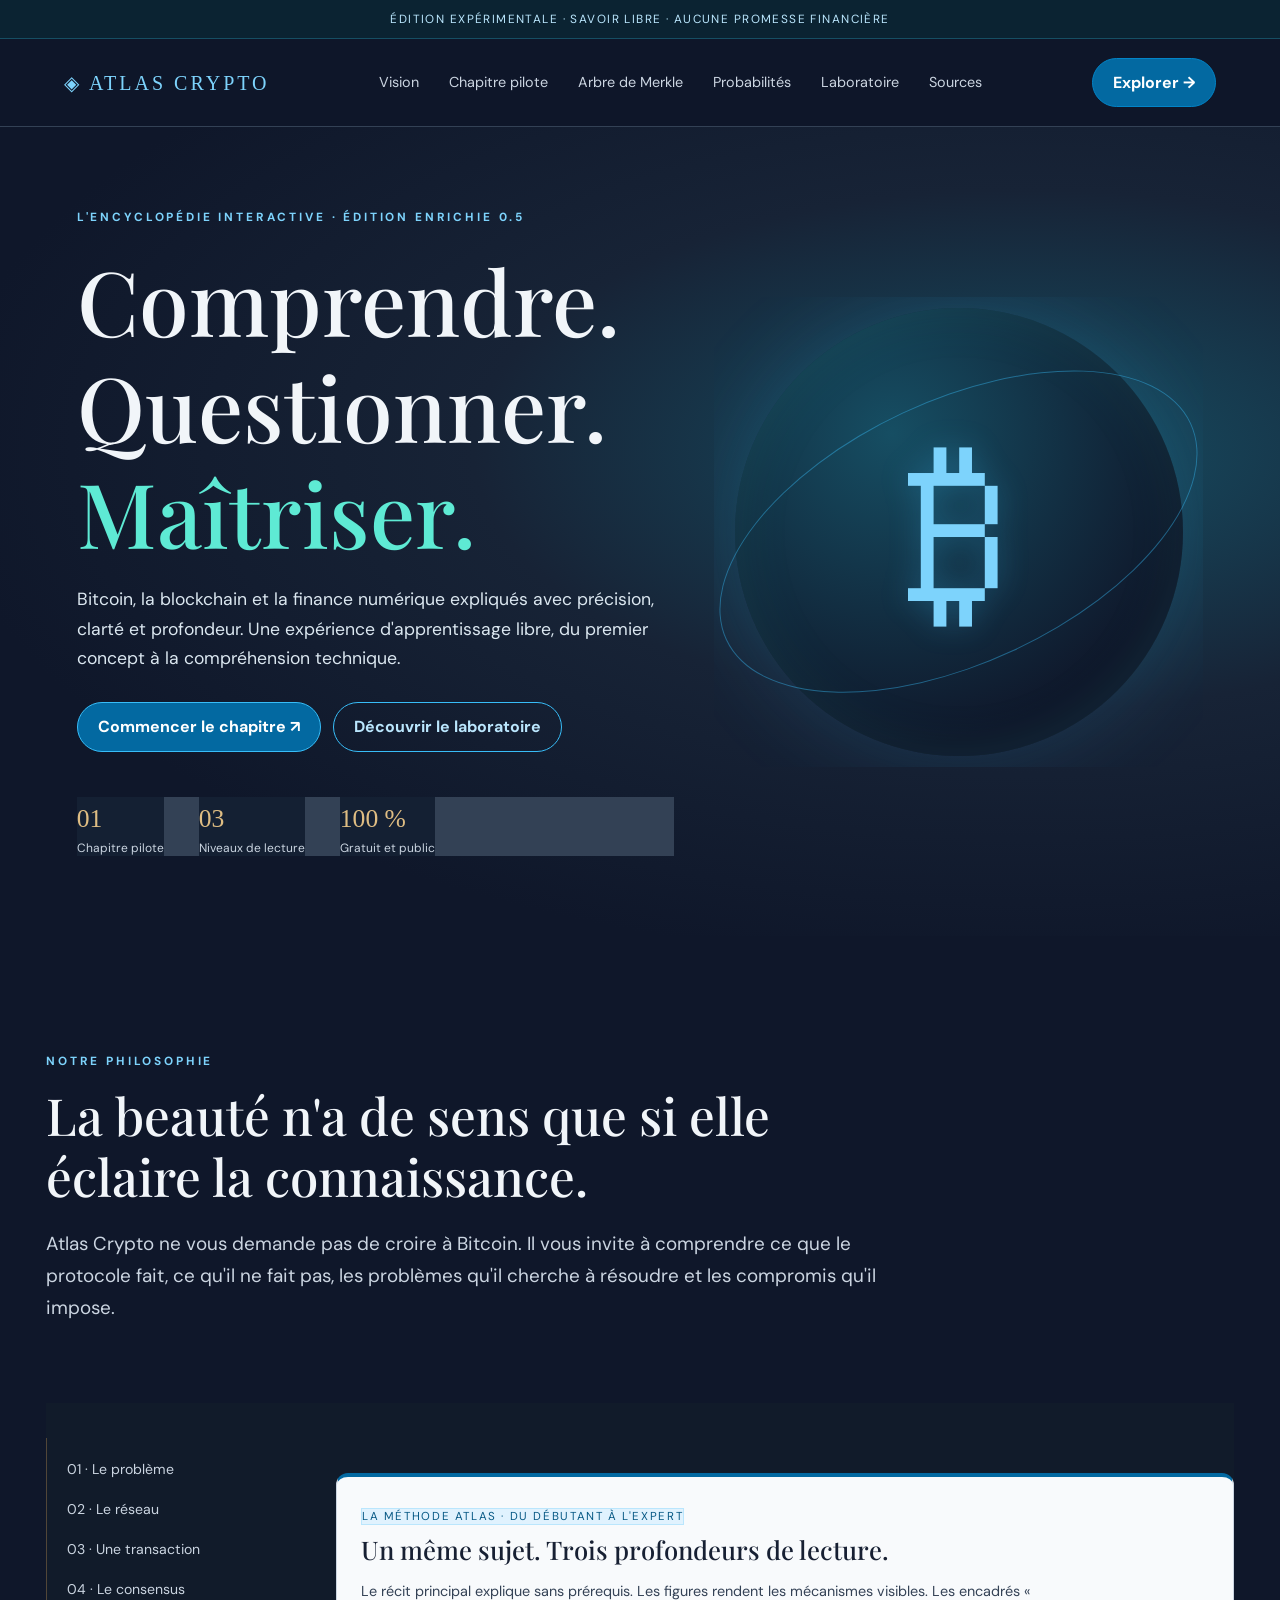
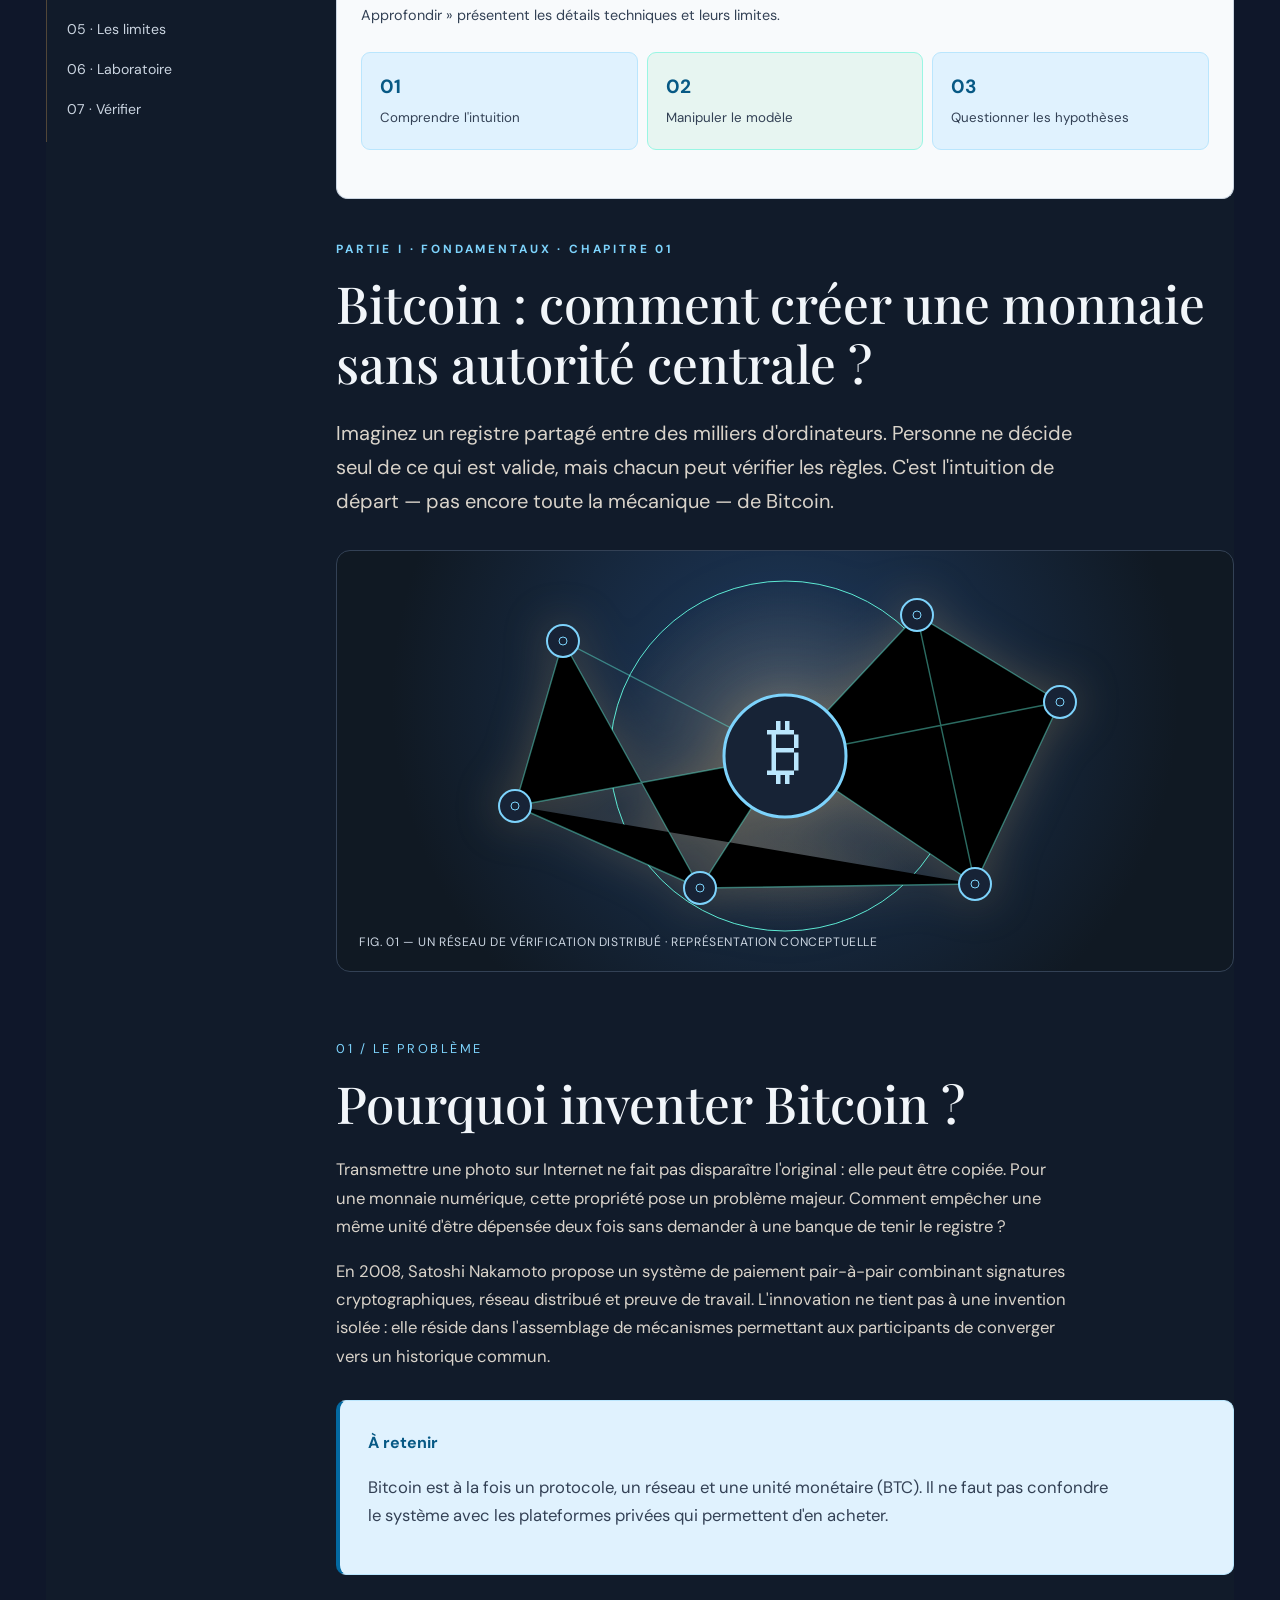
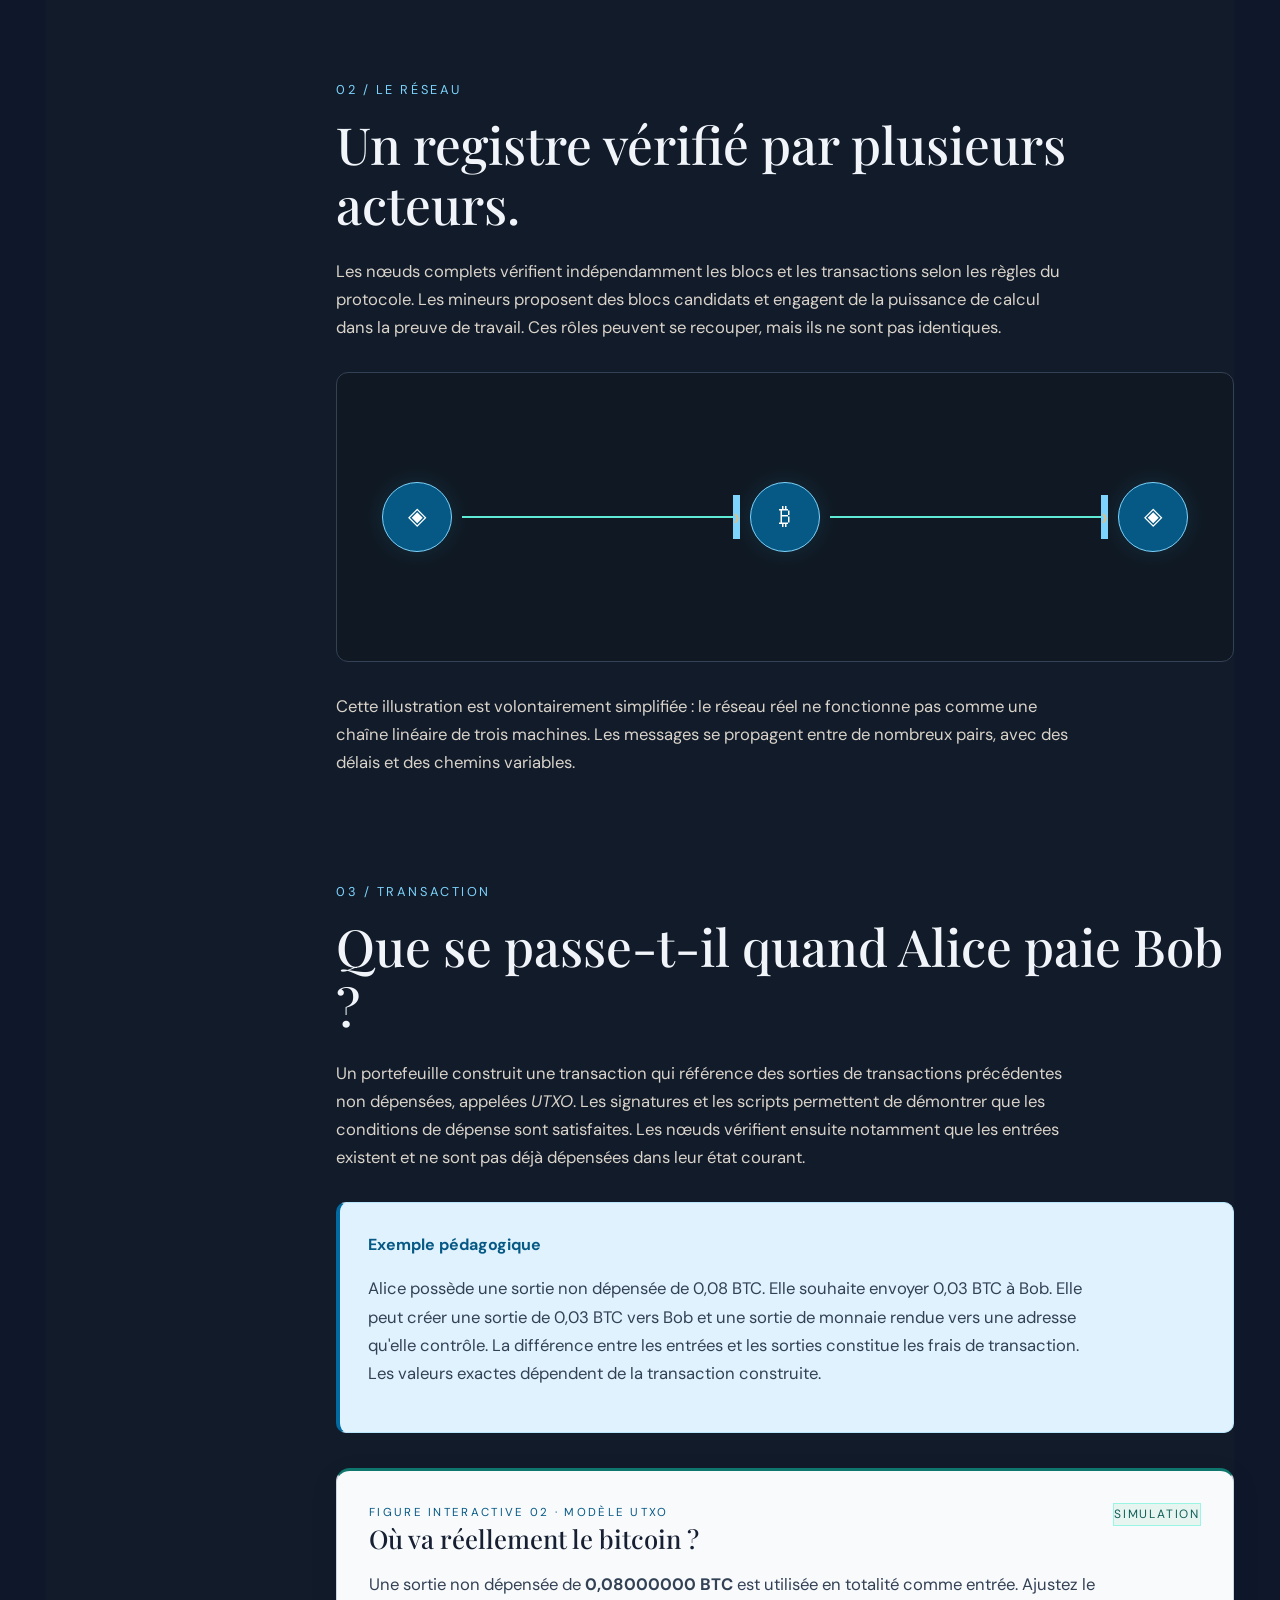
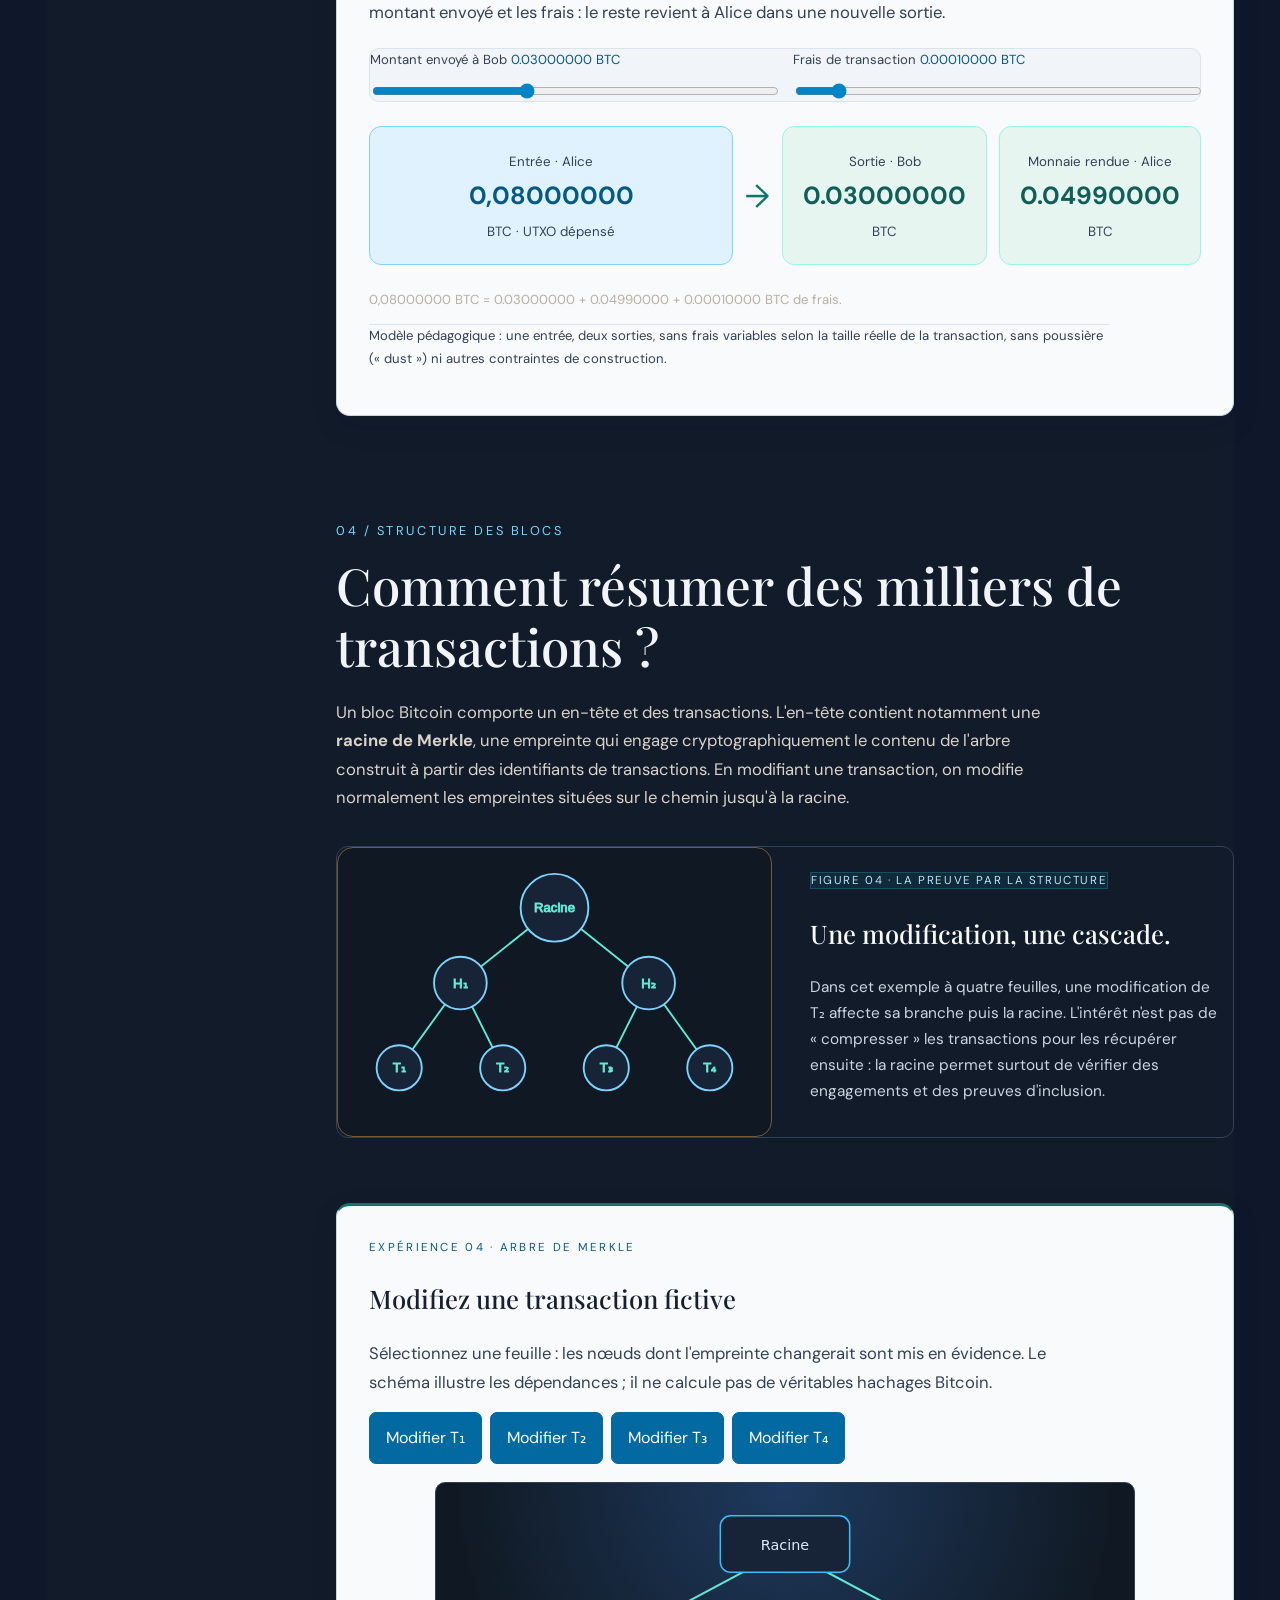
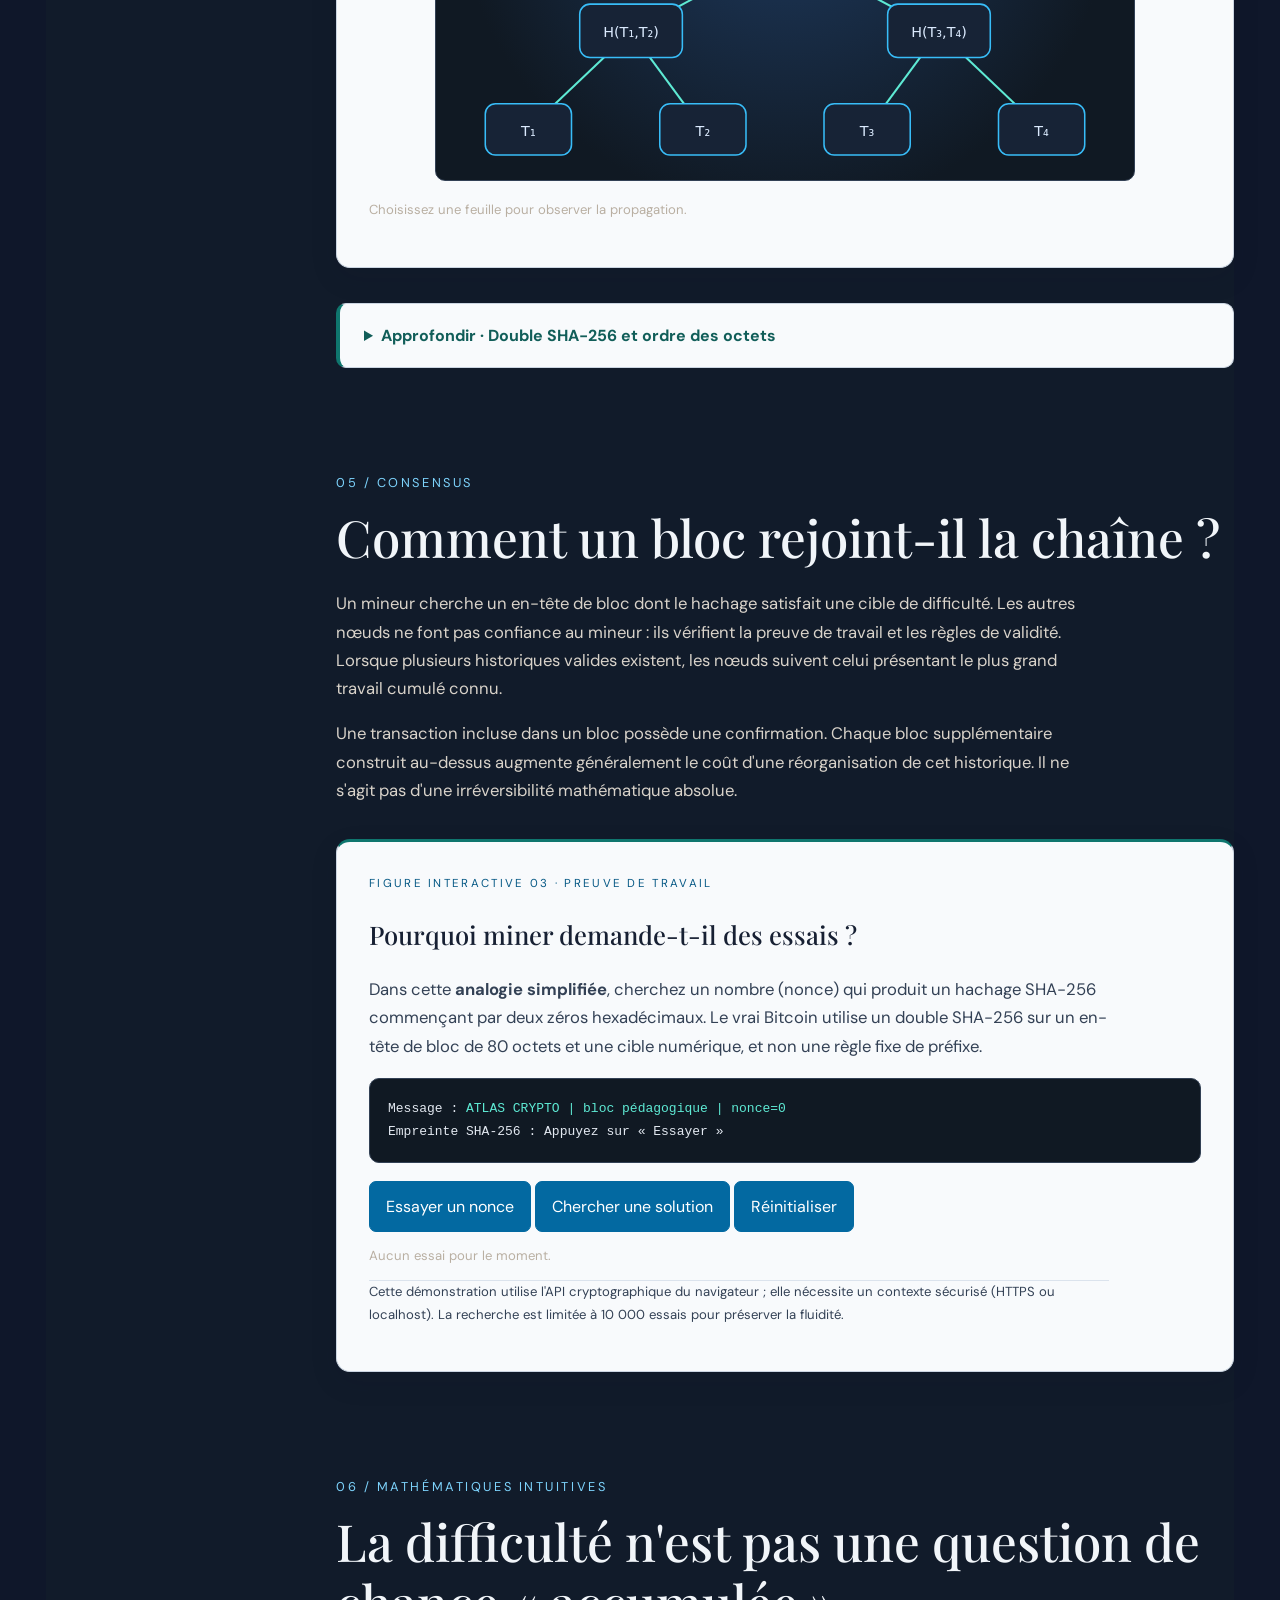
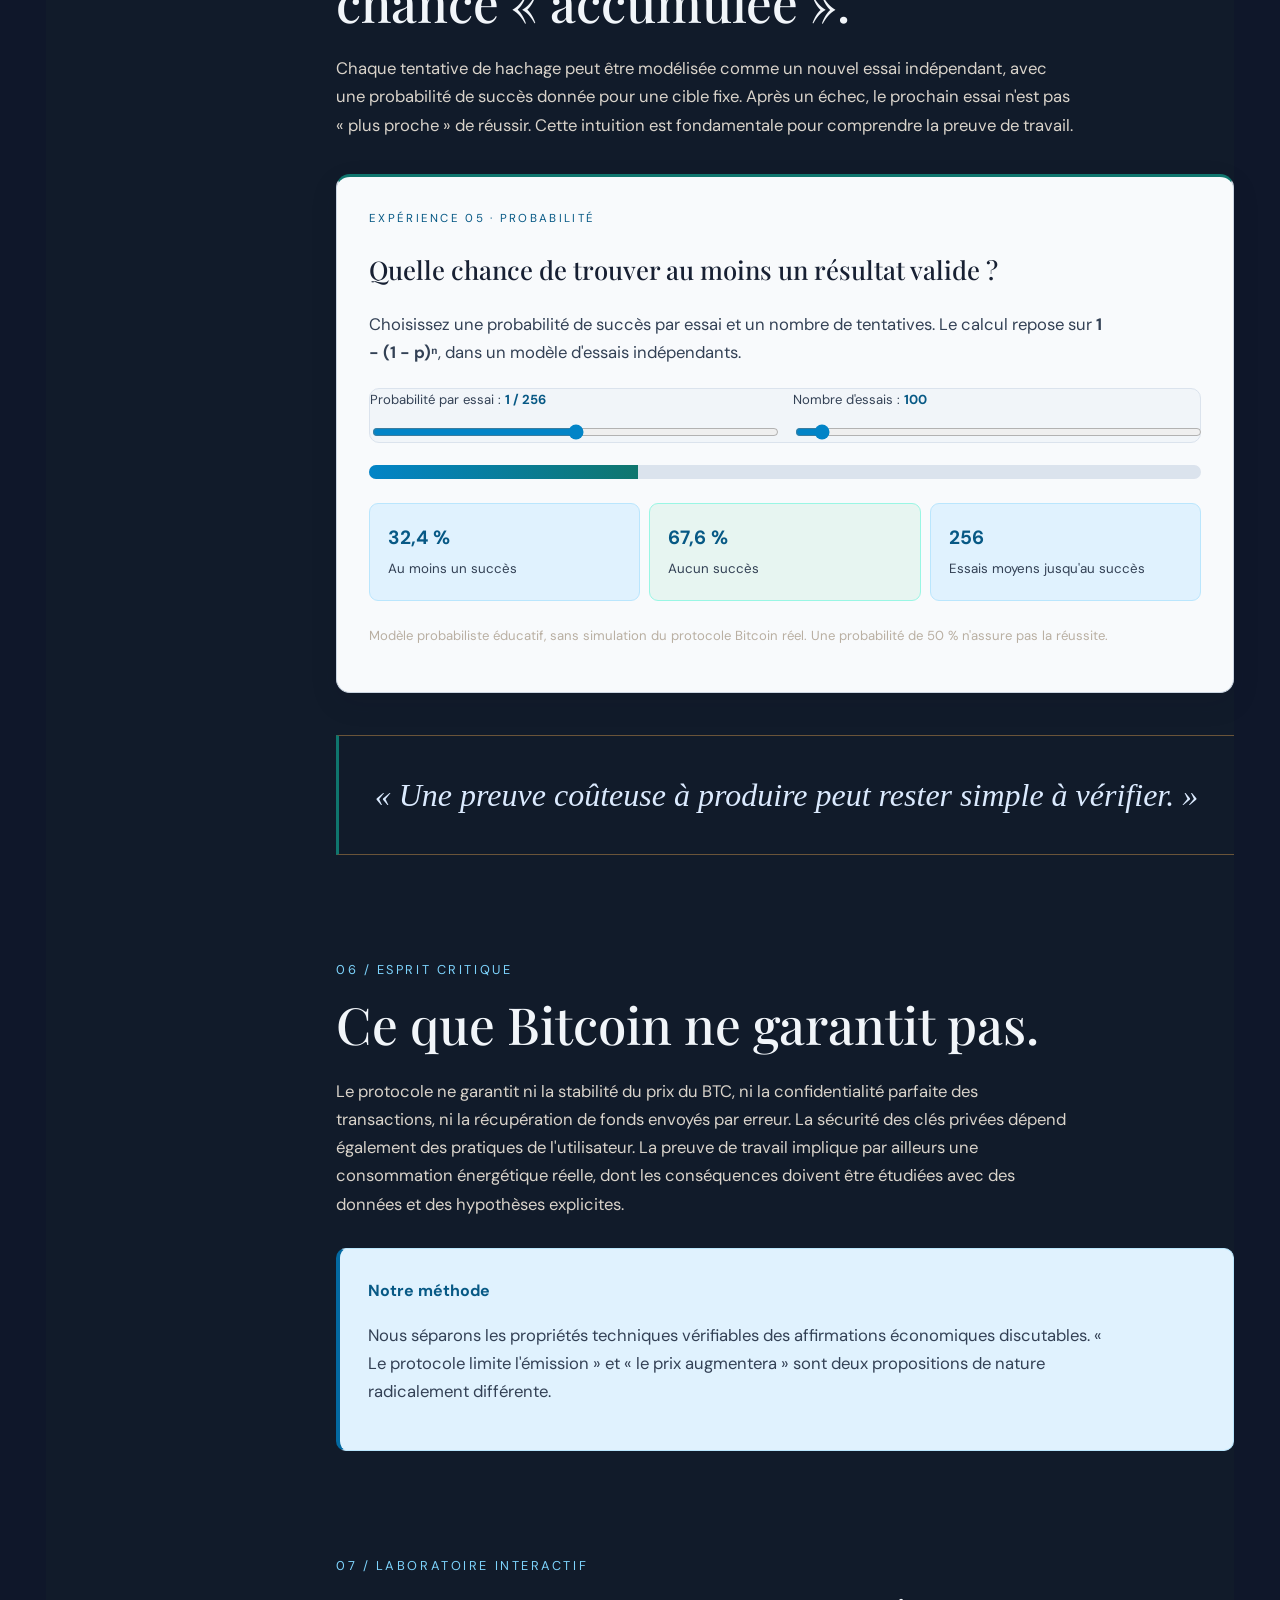
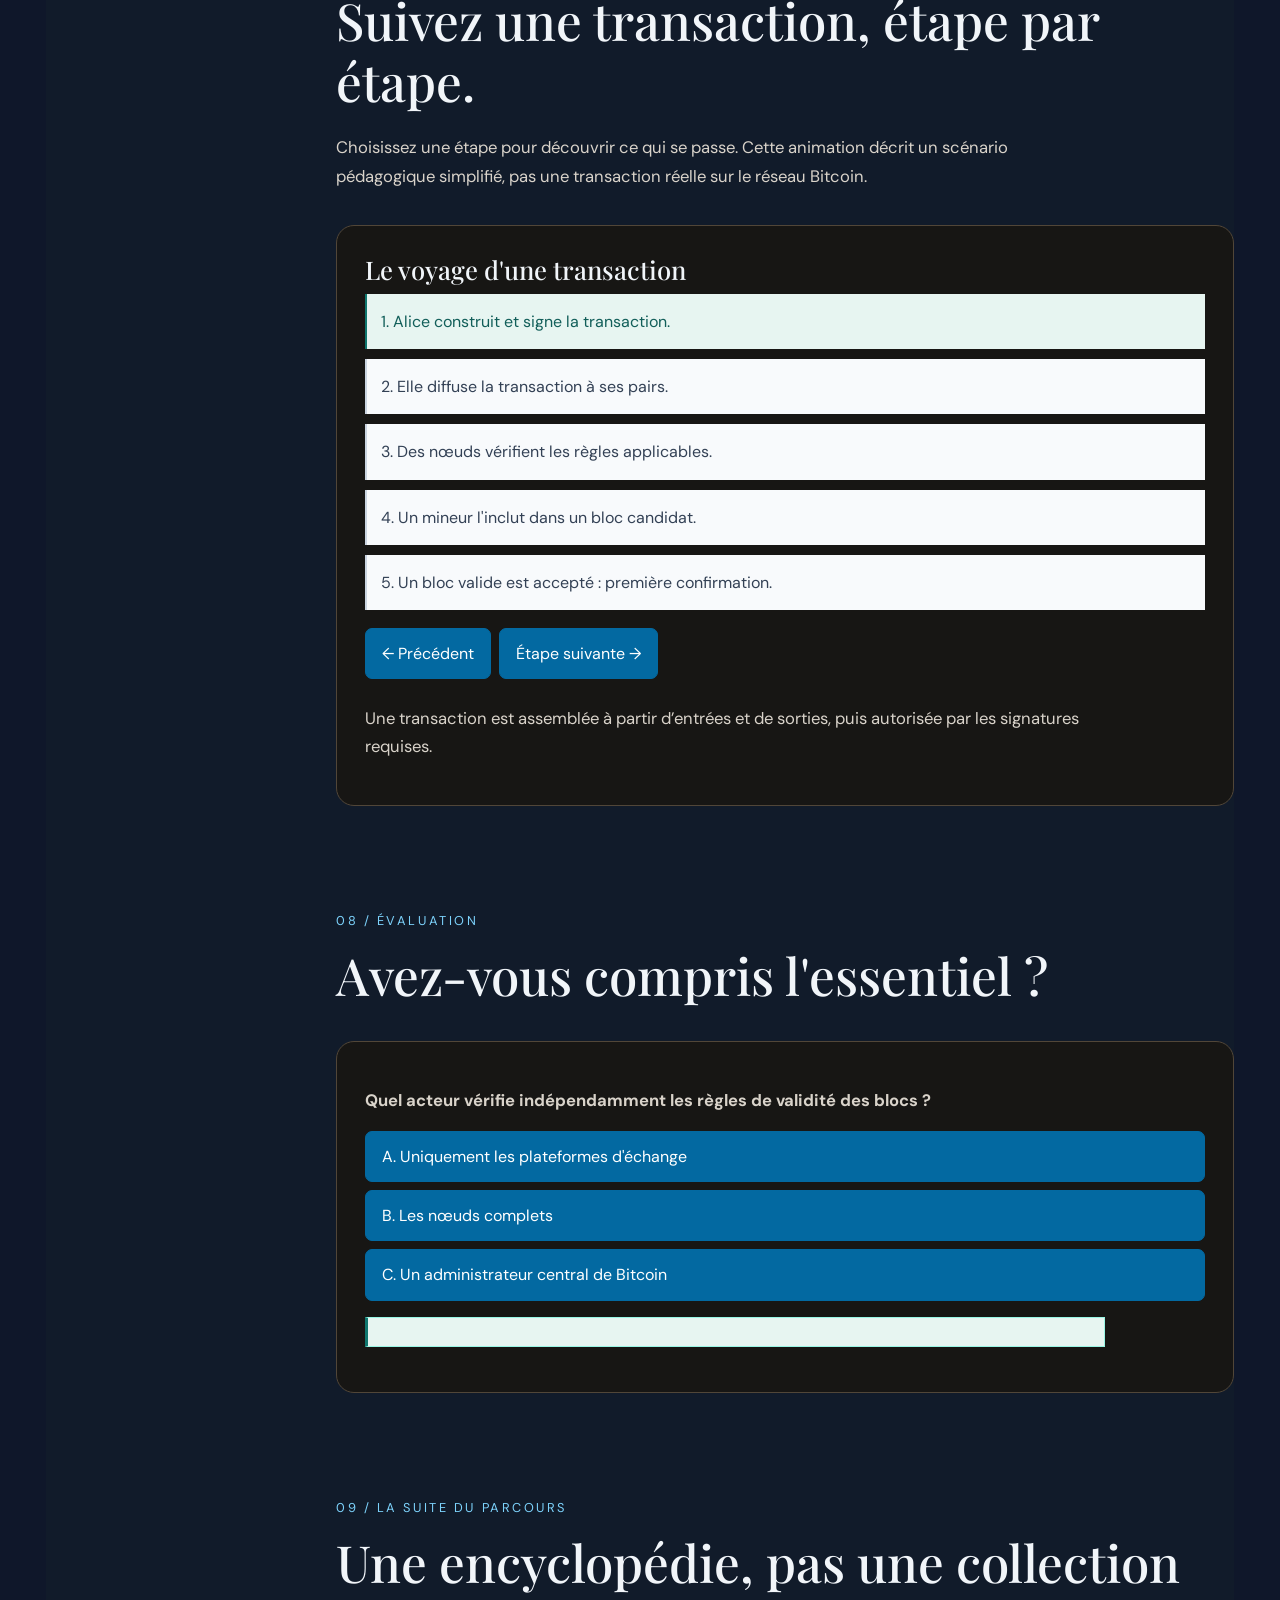
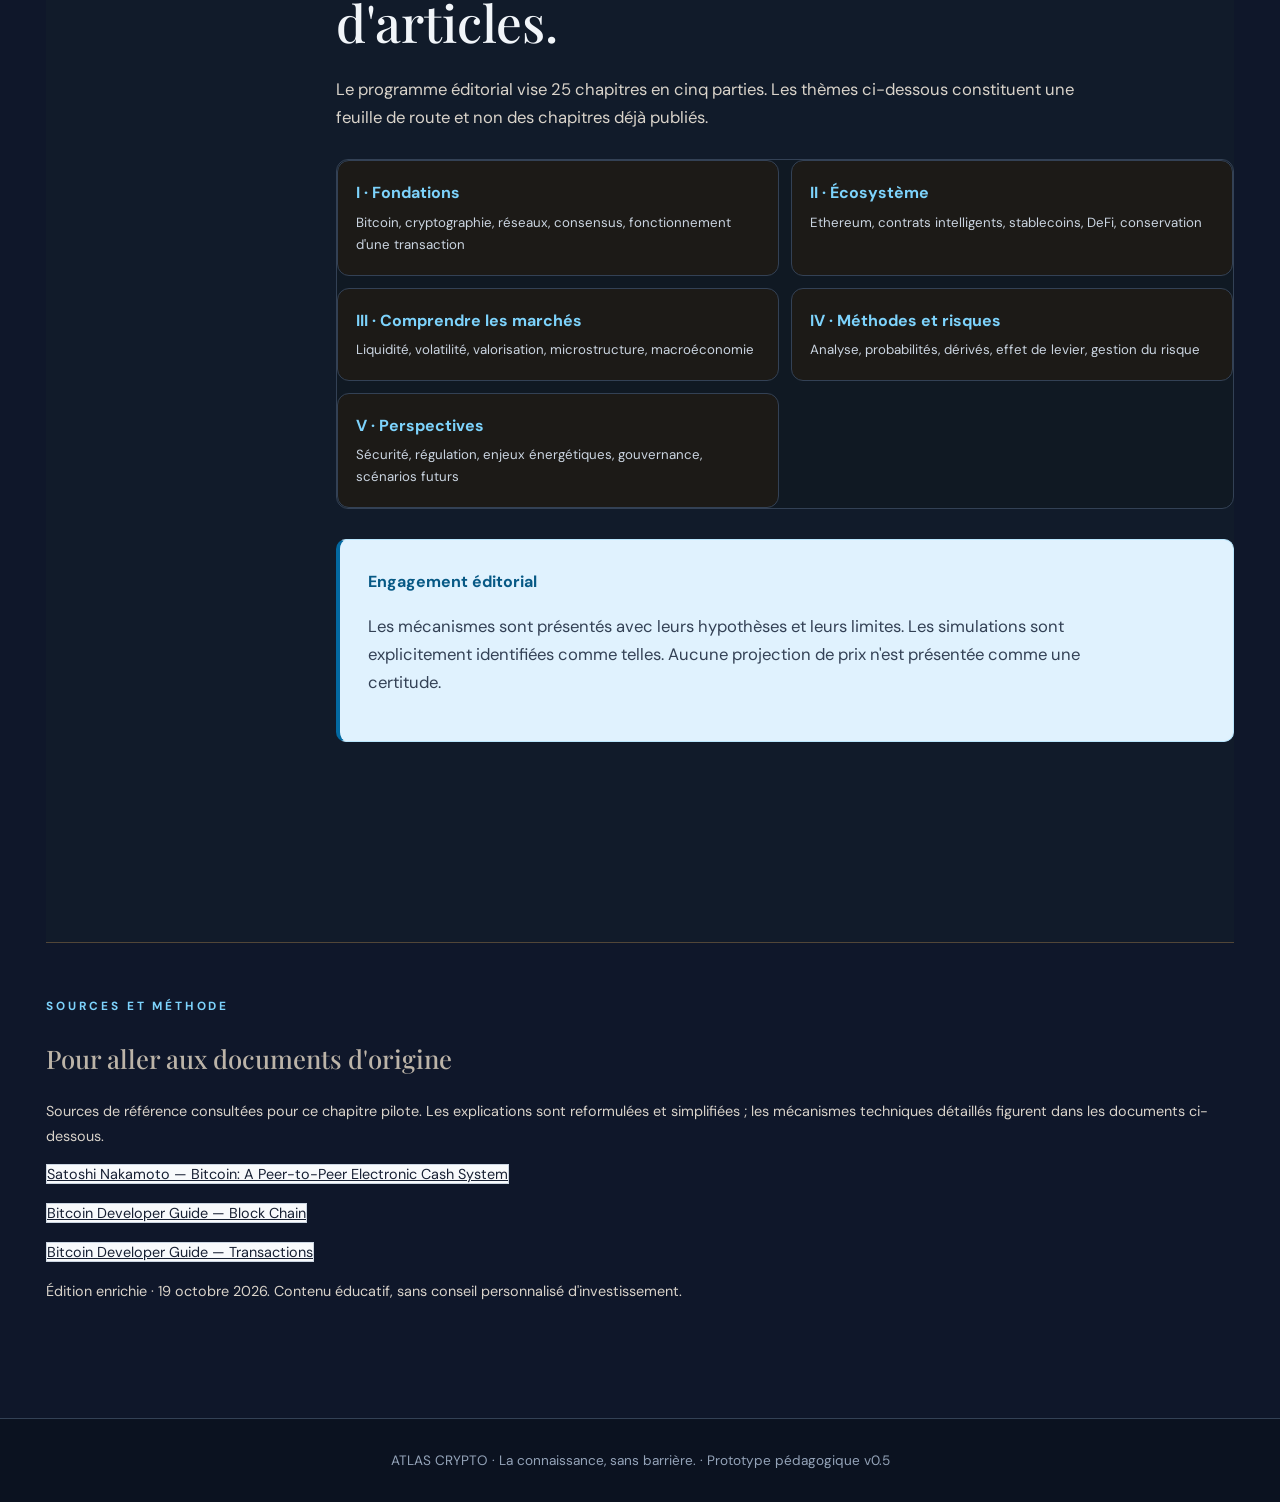
<file: laboratoire-bitcoin.html>
<!doctype html><html lang="fr"><head><meta charset="utf-8"><meta name="viewport" content="width=device-width,initial-scale=1"><meta name="theme-color" content="#0f172a"><title>Atlas Crypto — Comprendre Bitcoin</title><meta name="description" content="Une encyclopédie interactive gratuite pour comprendre Bitcoin, la blockchain et les transactions."><style>
@import url('https://fonts.googleapis.com/css2?family=DM+Sans:wght@400;500;600;700&family=Playfair+Display:wght@400;500;600&display=swap');:root{--bg:#10100f;--surface:#1b1a18;--gold:#dfbd83;--ink:#f4efe7;--muted:#bcb4a8;--line:#514638}*{box-sizing:border-box}html{scroll-behavior:smooth}body{margin:0;background:var(--bg);color:var(--ink);font:16px/1.7 'DM Sans',sans-serif}h1,h2,h3,blockquote{font-family:'Playfair Display',Georgia,serif;font-weight:500;line-height:1.18}h1{font-size:clamp(3.5rem,7vw,7.5rem);margin:20px 0}h2{font-size:clamp(2rem,4vw,3.5rem);margin:12px 0 22px}h3{font-size:1.6rem}p{color:#d9d3ca}a{color:inherit}button{font:inherit;cursor:pointer}nav{display:flex;align-items:center;justify-content:space-between;padding:19px max(5vw,20px);border-bottom:1px solid #ffffff1c;position:sticky;top:0;z-index:10;background:#10100fe9;backdrop-filter:blur(18px)}.logo{font-family:Georgia,serif;letter-spacing:.15em;color:var(--gold);font-size:1.25rem}.navlinks{display:flex;gap:30px;font-size:.9rem}.navlinks a{text-decoration:none}.pill{border:1px solid var(--gold);border-radius:40px;padding:10px 20px;background:var(--gold);color:#1b1711;font-weight:700;text-decoration:none}.ghost{background:transparent;color:var(--gold)}.hero{min-height:660px;display:grid;grid-template-columns:1.1fr .9fr;align-items:center;padding:80px max(6vw,22px);gap:40px;position:relative;overflow:hidden;background:radial-gradient(ellipse at 80% 40%,#49331c 0%,#171614 38%,#10100f 73%)}.eyebrow{color:var(--gold);text-transform:uppercase;letter-spacing:.24em;font-size:.74rem;font-weight:700}.hero p{max-width:590px;font-size:1.1rem}.hero-art{min-height:470px;display:grid;place-items:center;position:relative}.orb{width:min(35vw,450px);height:min(35vw,450px);min-width:260px;min-height:260px;border-radius:50%;background:radial-gradient(circle at 35% 30%,#fff1cc 0%,#e9c17d 5%,#76502a 24%,#1c1712 58%,#0c0c0b 70%);box-shadow:0 0 110px #c98b4238,inset -40px -25px 70px #000;display:grid;place-items:center;animation:float 8s ease-in-out infinite}.orb span{font-family:Georgia,serif;font-size:clamp(8rem,16vw,14rem);color:#eecb89;text-shadow:0 5px 20px #000,0 0 50px #f6c27366}.orbit{position:absolute;width:105%;height:56%;border:1px solid #dcb77a5e;border-radius:50%;transform:rotate(-25deg)}@keyframes float{50%{transform:translateY(-18px)}}.actions{display:flex;gap:12px;flex-wrap:wrap;margin:28px 0}.stats{display:flex;gap:35px;margin-top:45px;color:var(--gold);font-family:Georgia,serif;font-size:1.6rem}.stats small{display:block;font:12px 'DM Sans',sans-serif;color:var(--muted)}main{max-width:1240px;margin:auto;padding:0 26px}.intro{padding:110px 0 60px;max-width:830px}.intro p{font-size:1.18rem}.chapter{display:grid;grid-template-columns:220px minmax(0,1fr);gap:70px;padding:35px 0 100px}.sidebar{position:sticky;top:100px;align-self:start;border-left:1px solid var(--line);padding:12px 0 12px 20px}.sidebar a{display:block;color:var(--muted);font-size:.88rem;text-decoration:none;padding:8px 0}.sidebar a:hover{color:var(--gold)}article section{margin:0 0 100px;scroll-margin-top:110px}article p{max-width:740px;font-size:1.04rem}.number{color:var(--gold);font-size:.8rem;letter-spacing:.2em}.feature{background:linear-gradient(135deg,#2b241b,#171614);border:1px solid var(--line);border-radius:14px;padding:28px;margin:30px 0}.feature strong{color:var(--gold)}.visual{border:1px solid #5a4c38;border-radius:16px;min-height:290px;background:radial-gradient(ellipse at center,#49351f,#151412 65%);display:grid;place-items:center;overflow:hidden;margin:30px 0}.nodes{display:flex;align-items:center;justify-content:space-around;gap:10px;width:90%;position:relative}.node{width:70px;height:70px;display:grid;place-items:center;border:1px solid #d3ad71;border-radius:50%;background:#211b15;color:#f3d09a;font-size:1.5rem;box-shadow:0 0 30px #c28e3c33}.wire{height:2px;background:linear-gradient(90deg,#9d7040,#ffe0a2,#9d7040);flex:1;position:relative}.wire:after{content:'›';position:absolute;right:0;top:-21px;color:var(--gold);font-size:26px}.lab{background:#171614;border:1px solid var(--line);border-radius:18px;padding:28px;margin:35px 0}.lab h3{margin:0 0 10px}.lab button{border:1px solid #a88b62;background:#2b251e;color:var(--ink);padding:11px 16px;border-radius:8px;margin:8px 8px 8px 0}.lab button:hover,.lab button.active{background:var(--gold);color:#17130f}.step{padding:14px;border-left:2px solid #5d503f;margin:10px 0;color:var(--muted)}.step.active{border-color:var(--gold);background:#b8925120;color:var(--ink)}.badge{font-size:.75rem;color:var(--gold);letter-spacing:.15em;text-transform:uppercase}.quiz-option{display:block!important;width:100%;text-align:left}.feedback{min-height:30px;color:var(--gold)}.sources{border-top:1px solid var(--line);padding:50px 0 100px;color:var(--muted);font-size:.9rem}.sources a{color:var(--gold)}footer{border-top:1px solid var(--line);padding:30px;text-align:center;color:var(--muted);font-size:.85rem}@media(max-width:850px){.hero{grid-template-columns:1fr;padding-top:60px}.hero-art{min-height:330px}.orb{width:280px;height:280px}.chapter{grid-template-columns:1fr}.sidebar{position:static;display:flex;overflow:auto;gap:16px;border-left:0;border-bottom:1px solid var(--line);padding:8px}.sidebar a{white-space:nowrap}nav{flex-wrap:wrap;gap:10px}.navlinks{display:flex;order:3;flex:1 0 100%;min-width:0;overflow-x:auto;white-space:nowrap;gap:18px;justify-content:flex-start;padding:6px 0 8px;scrollbar-width:thin}.navlinks a{flex:none}.pill{padding:8px 13px;font-size:.8rem}.stats{gap:20px}.nodes .node{width:52px;height:52px}}@media(prefers-reduced-motion:reduce){*,*:before,*:after{animation:none!important;scroll-behavior:auto!important}}

/* Atlas Crypto v0.4 — editorial illustrations and interactive learning */
.reading-progress{position:fixed;z-index:30;top:0;left:0;height:3px;width:0;background:linear-gradient(90deg,#8c6339,#f1d7a3);pointer-events:none}
.chapter-cover{position:relative;min-height:420px;margin:32px 0 62px;border:1px solid #756043;border-radius:18px;overflow:hidden;background:radial-gradient(ellipse at 52% 44%,#574128 0%,#2a241d 30%,#131311 74%);display:flex;align-items:center;justify-content:center}
.cover-constellation{width:min(100%,760px);height:auto;display:block;filter:drop-shadow(0 0 22px #d8aa6240)}
.cover-caption{position:absolute;bottom:18px;left:22px;right:22px;color:#d4c2a7;font-size:.76rem;letter-spacing:.05em}
.visual-label{font-size:.78rem;color:#d8c5a8;margin-top:-17px;margin-bottom:34px}
.interactive-figure{border:1px solid #6d593d;border-radius:18px;padding:clamp(18px,3vw,32px);margin:35px 0;background:linear-gradient(150deg,#27221c,#151412)}
.figure-head{display:flex;justify-content:space-between;gap:12px;align-items:start;flex-wrap:wrap}.figure-head h3{margin:0}.figure-kicker{color:var(--gold);font-size:.72rem;letter-spacing:.2em;text-transform:uppercase}.utxo-layout{display:grid;grid-template-columns:1fr auto 1fr;gap:12px;align-items:center;margin:24px 0}.utxo-box{padding:20px;border:1px solid #846d4c;border-radius:12px;background:#191815;text-align:center}.utxo-box strong{display:block;font-size:1.55rem;color:#f2d6a2}.utxo-box small{color:#c7bcae}.utxo-arrow{color:var(--gold);font-size:2rem}.utxo-output{display:grid;grid-template-columns:1fr 1fr;gap:12px}.utxo-output .utxo-box{min-height:108px}.controls{display:grid;grid-template-columns:1fr 1fr;gap:16px;margin:22px 0}.controls label{font-size:.82rem;color:#d8cbb7}.controls input{display:block;width:100%;accent-color:#dcb77d;margin-top:12px}.metric{font-variant-numeric:tabular-nums;color:#f4d49a}.fineprint{font-size:.82rem!important;color:#b9afa2!important}.hash-panel{border-radius:10px;background:#0f100f;border:1px solid #5e513e;padding:18px;margin:18px 0;overflow-wrap:anywhere;font:13px/1.8 ui-monospace,monospace;color:#e8d5b6}.hash-panel code{color:#f0cc8a}.lab .secondary-action,.interactive-figure button{border:1px solid #a88b62;background:#2b251e;color:var(--ink);padding:11px 16px;border-radius:8px}.interactive-figure button:hover{background:#d7b77d;color:#17130f}.pill:focus-visible,a:focus-visible,button:focus-visible,input:focus-visible{outline:3px solid #ffe2a7;outline-offset:3px}.source-note{font-size:.82rem;color:#b8ad9c}.section-divider{display:flex;gap:12px;align-items:center;margin:45px 0;color:#e0bd83;font-size:.72rem;letter-spacing:.2em;text-transform:uppercase}.section-divider:after{content:'';height:1px;background:#685640;flex:1}
@media(max-width:650px){.utxo-layout{grid-template-columns:1fr;gap:4px}.utxo-arrow{transform:rotate(90deg);text-align:center}.controls{grid-template-columns:1fr}.chapter-cover{min-height:290px}.utxo-output{grid-template-columns:1fr 1fr}.hero{min-height:auto}}

/* Atlas v0.5 — editorial learning system */
.edition-ribbon{background:#201a14;border-bottom:1px solid #665039;text-align:center;padding:9px 15px;color:#dfc79f;font-size:.74rem;letter-spacing:.12em}
.visual-essay{display:grid;grid-template-columns:1fr 1fr;gap:26px;align-items:center;margin:35px 0 65px}.essay-art{min-height:290px;border:1px solid #745a39;border-radius:16px;overflow:hidden;position:relative;background:radial-gradient(ellipse at 50% 50%,#53402c,#171614 75%);display:grid;place-items:center}.essay-art svg{width:100%;max-width:470px;height:auto}.essay-copy{padding:12px}.essay-copy p{font-size:.96rem}.figure-caption{font-size:.78rem;color:#c3b39d;margin:8px 0 0}.learning-level{border-left:3px solid #d5b277;background:#241f19;padding:18px 24px;margin:25px 0;border-radius:0 12px 12px 0}.learning-level summary{cursor:pointer;color:#eacb93;font-weight:700}.learning-level p{font-size:.95rem}.lab select{background:#24201a;color:#f2e9d9;border:1px solid #a68b63;border-radius:8px;padding:10px}.mini-meter{height:14px;background:#3b3125;border-radius:12px;overflow:hidden;margin:14px 0}.mini-meter span{display:block;height:100%;background:linear-gradient(90deg,#94704b,#f3d59a);transition:width .4s}.merkle-svg{display:block;width:100%;max-width:700px;margin:18px auto}.merkle-svg line{stroke:#94754f;stroke-width:2}.merkle-svg rect{fill:#30271c;stroke:#b99861;stroke-width:1.5;rx:10}.merkle-svg text{fill:#f2d5a4;text-anchor:middle;font-size:14px;font-family:system-ui}.merkle-svg .changed rect{fill:#6b3b27;stroke:#ed9f71}.merkle-svg .changed text{fill:#ffe3cd}.merkle-svg .changed line{stroke:#e9a172}.merkle-controls{display:flex;flex-wrap:wrap;gap:8px}.merkle-controls button[aria-pressed=true]{background:#e3bd80;color:#17130f}.chapter-map{display:grid;grid-template-columns:repeat(2,minmax(0,1fr));gap:12px;margin:28px 0}.chapter-map>div{border:1px solid #5c4a35;padding:18px;border-radius:12px;background:#1c1a17}.chapter-map strong{display:block;color:#e6c68f}.chapter-map span{display:block;color:#bfb4a5;font-size:.83rem;margin-top:5px}.editorial-quote{font:italic clamp(1.3rem,2.5vw,2rem)/1.5 Georgia,serif;border-top:1px solid #6a5439;border-bottom:1px solid #6a5439;padding:35px 12px;margin:42px 0;color:#ead4b2;text-align:center}.chapter-badge{font-size:.72rem;color:#e4c38a;letter-spacing:.14em;text-transform:uppercase}.toc-card{border:1px solid #705b3e;border-radius:16px;padding:24px;background:linear-gradient(145deg,#30271e,#171614);margin:35px 0}.toc-card h3{margin:6px 0}.toc-card p{font-size:.9rem}.stat-strip{display:grid;grid-template-columns:repeat(3,1fr);gap:12px;margin:24px 0}.stat-strip div{padding:18px;border:1px solid #6b563c;border-radius:12px;background:#211d18}.stat-strip b{display:block;color:#efd3a2;font-size:1.2rem}.stat-strip small{color:#c1b4a1}.quiz-option[aria-pressed=true]{outline:2px solid #e5c18a}.visual-essay img{width:100%;height:100%;object-fit:cover;display:block}.chapter-cover img{position:absolute;inset:0;width:100%;height:100%;object-fit:cover;opacity:.30;mix-blend-mode:screen}.chapter-cover .cover-constellation{position:relative;z-index:1}.chapter-cover .cover-caption{z-index:2}@media(max-width:750px){.visual-essay{grid-template-columns:1fr}.chapter-map{grid-template-columns:1fr}.stat-strip{grid-template-columns:1fr 1fr}.stat-strip div:last-child{grid-column:1/-1}}@media(prefers-reduced-motion:reduce){.mini-meter span{transition:none}}

.skip-link{position:absolute;z-index:50;top:-100px;left:16px;padding:10px 14px;border-radius:5px;background:#f4efe7;color:#17130f;font-weight:700}
.skip-link:focus{top:12px;outline:3px solid #dfbd83;outline-offset:3px}
main#main{scroll-margin-top:110px}
</style><link rel="stylesheet" href="lab-visual-refresh.css"></head><body><a class="skip-link" href="#main">Aller au contenu</a><div class="reading-progress" id="reading-progress" aria-hidden="true"></div><div class="edition-ribbon">ÉDITION EXPÉRIMENTALE · SAVOIR LIBRE · AUCUNE PROMESSE FINANCIÈRE</div><nav><div class="logo">◈ ATLAS CRYPTO</div><div class="navlinks"><a href="#introduction">Vision</a><a href="#chapitre">Chapitre pilote</a><a href="#merkle">Arbre de Merkle</a><a href="#probabilite">Probabilités</a><a href="#laboratoire">Laboratoire</a><a href="#sources">Sources</a></div><a class="pill" href="#chapitre">Explorer →</a></nav><header class="hero"><div><div class="eyebrow">L'encyclopédie interactive · Édition enrichie 0.5</div><h1>Comprendre.<br>Questionner.<br><span style="color:var(--gold)">Maîtriser.</span></h1><p>Bitcoin, la blockchain et la finance numérique expliqués avec précision, clarté et profondeur. Une expérience d'apprentissage libre, du premier concept à la compréhension technique.</p><div class="actions"><a class="pill" href="#chapitre">Commencer le chapitre ↗</a><a class="pill ghost" href="#laboratoire">Découvrir le laboratoire</a></div><div class="stats"><div>01<small>Chapitre pilote</small></div><div>03<small>Niveaux de lecture</small></div><div>100 %<small>Gratuit et public</small></div></div></div><div class="hero-art" aria-label="Illustration abstraite de Bitcoin"><div class="orbit"></div><div class="orb"><span>₿</span></div></div></header><main id="main"><div id="introduction" class="intro"><span class="eyebrow">Notre philosophie</span><h2>La beauté n'a de sens que si elle éclaire la connaissance.</h2><p>Atlas Crypto ne vous demande pas de croire à Bitcoin. Il vous invite à comprendre ce que le protocole fait, ce qu'il ne fait pas, les problèmes qu'il cherche à résoudre et les compromis qu'il impose.</p></div><div id="chapitre" class="chapter"><aside class="sidebar"><a href="#origine">01 · Le problème</a><a href="#reseau">02 · Le réseau</a><a href="#transaction">03 · Une transaction</a><a href="#consensus">04 · Le consensus</a><a href="#limites">05 · Les limites</a><a href="#laboratoire">06 · Laboratoire</a><a href="#quiz">07 · Vérifier</a></aside><article><div class="toc-card" id="parcours"><span class="chapter-badge">La méthode Atlas · Du débutant à l'expert</span><h3>Un même sujet. Trois profondeurs de lecture.</h3><p>Le récit principal explique sans prérequis. Les figures rendent les mécanismes visibles. Les encadrés « Approfondir » présentent les détails techniques et leurs limites.</p><div class="stat-strip"><div><b>01</b><small>Comprendre l'intuition</small></div><div><b>02</b><small>Manipuler le modèle</small></div><div><b>03</b><small>Questionner les hypothèses</small></div></div></div><span class="eyebrow">Partie I · Fondamentaux · Chapitre 01</span><h2>Bitcoin : comment créer une monnaie sans autorité centrale ?</h2><p style="font-size:1.25rem">Imaginez un registre partagé entre des milliers d'ordinateurs. Personne ne décide seul de ce qui est valide, mais chacun peut vérifier les règles. C'est l'intuition de départ — pas encore toute la mécanique — de Bitcoin.</p><div class="chapter-cover" role="img" aria-label="Illustration originale : un réseau distribué de nœuds autour d’un registre Bitcoin"><svg class="cover-constellation" viewBox="0 0 760 420" xmlns="http://www.w3.org/2000/svg"><defs><radialGradient id="halo"><stop stop-color="#e5bc76" stop-opacity=".26"/><stop offset="1" stop-color="#e5bc76" stop-opacity="0"/></radialGradient></defs><circle cx="380" cy="205" r="175" fill="url(#halo)"/><g stroke="#d5ac70" stroke-opacity=".46" stroke-width="1.4"><path d="M380 205L158 90 110 255 295 337 570 333 655 151 512 64 380 205 295 337 158 90M110 255L380 205 570 333M512 64L570 333M655 151L380 205"/></g><g fill="#1b1916" stroke="#e4c18a" stroke-width="2"><circle cx="158" cy="90" r="16"/><circle cx="110" cy="255" r="16"/><circle cx="295" cy="337" r="16"/><circle cx="570" cy="333" r="16"/><circle cx="655" cy="151" r="16"/><circle cx="512" cy="64" r="16"/><circle cx="380" cy="205" r="61" stroke-width="3"/></g><text x="380" y="224" fill="#f5d49b" font-family="Georgia,serif" font-size="72" text-anchor="middle">₿</text><g fill="#f2d9b3"><circle cx="158" cy="90" r="4"/><circle cx="110" cy="255" r="4"/><circle cx="295" cy="337" r="4"/><circle cx="570" cy="333" r="4"/><circle cx="655" cy="151" r="4"/><circle cx="512" cy="64" r="4"/></g></svg><div class="cover-caption">FIG. 01 — UN RÉSEAU DE VÉRIFICATION DISTRIBUÉ · REPRÉSENTATION CONCEPTUELLE</div></div><section id="origine"><span class="number">01 / LE PROBLÈME</span><h2>Pourquoi inventer Bitcoin ?</h2><p>Transmettre une photo sur Internet ne fait pas disparaître l'original : elle peut être copiée. Pour une monnaie numérique, cette propriété pose un problème majeur. Comment empêcher une même unité d'être dépensée deux fois sans demander à une banque de tenir le registre ?</p><p>En 2008, Satoshi Nakamoto propose un système de paiement pair-à-pair combinant signatures cryptographiques, réseau distribué et preuve de travail. L'innovation ne tient pas à une invention isolée : elle réside dans l'assemblage de mécanismes permettant aux participants de converger vers un historique commun.</p><div class="feature"><strong>À retenir</strong><p>Bitcoin est à la fois un protocole, un réseau et une unité monétaire (BTC). Il ne faut pas confondre le système avec les plateformes privées qui permettent d'en acheter.</p></div></section><section id="reseau"><span class="number">02 / LE RÉSEAU</span><h2>Un registre vérifié par plusieurs acteurs.</h2><p>Les nœuds complets vérifient indépendamment les blocs et les transactions selon les règles du protocole. Les mineurs proposent des blocs candidats et engagent de la puissance de calcul dans la preuve de travail. Ces rôles peuvent se recouper, mais ils ne sont pas identiques.</p><div class="visual" role="img" aria-label="Schéma conceptuel de trois nœuds reliés dans un réseau"><div class="nodes"><div class="node">◈</div><div class="wire"></div><div class="node">₿</div><div class="wire"></div><div class="node">◈</div></div></div><p>Cette illustration est volontairement simplifiée : le réseau réel ne fonctionne pas comme une chaîne linéaire de trois machines. Les messages se propagent entre de nombreux pairs, avec des délais et des chemins variables.</p></section><section id="transaction"><span class="number">03 / TRANSACTION</span><h2>Que se passe-t-il quand Alice paie Bob ?</h2><p>Un portefeuille construit une transaction qui référence des sorties de transactions précédentes non dépensées, appelées <em>UTXO</em>. Les signatures et les scripts permettent de démontrer que les conditions de dépense sont satisfaites. Les nœuds vérifient ensuite notamment que les entrées existent et ne sont pas déjà dépensées dans leur état courant.</p><div class="feature"><strong>Exemple pédagogique</strong><p>Alice possède une sortie non dépensée de 0,08 BTC. Elle souhaite envoyer 0,03 BTC à Bob. Elle peut créer une sortie de 0,03 BTC vers Bob et une sortie de monnaie rendue vers une adresse qu'elle contrôle. La différence entre les entrées et les sorties constitue les frais de transaction. Les valeurs exactes dépendent de la transaction construite.</p></div><div class="interactive-figure" id="utxo-simulator"><div class="figure-head"><div><div class="figure-kicker">Figure interactive 02 · Modèle UTXO</div><h3>Où va réellement le bitcoin ?</h3></div><span class="badge">Simulation</span></div><p>Une sortie non dépensée de <strong>0,08000000 BTC</strong> est utilisée en totalité comme entrée. Ajustez le montant envoyé et les frais : le reste revient à Alice dans une nouvelle sortie.</p><div class="controls"><label>Montant envoyé à Bob <span class="metric" id="send-label">0,03000000 BTC</span><input id="send-range" type="range" min="0.001" max="0.078" step="0.001" value="0.03" aria-label="Montant envoyé à Bob en bitcoin"></label><label>Frais de transaction <span class="metric" id="fee-label">0,00010000 BTC</span><input id="fee-range" type="range" min="0.00001" max="0.001" step="0.00001" value="0.0001" aria-label="Frais de transaction en bitcoin"></label></div><div class="utxo-layout"><div class="utxo-box"><small>Entrée · Alice</small><strong>0,08000000</strong><small>BTC · UTXO dépensé</small></div><div class="utxo-arrow" aria-hidden="true">→</div><div class="utxo-output"><div class="utxo-box"><small>Sortie · Bob</small><strong id="bob-out">0,03000000</strong><small>BTC</small></div><div class="utxo-box"><small>Monnaie rendue · Alice</small><strong id="change-out">0,04990000</strong><small>BTC</small></div></div></div><p class="fineprint" id="utxo-check" aria-live="polite">0,08000000 BTC = 0,03000000 + 0,04990000 + 0,00010000 BTC de frais.</p><p class="source-note">Modèle pédagogique : une entrée, deux sorties, sans frais variables selon la taille réelle de la transaction, sans poussière (« dust ») ni autres contraintes de construction.</p></div></section><section id="merkle"><span class="number">04 / STRUCTURE DES BLOCS</span><h2>Comment résumer des milliers de transactions ?</h2><p>Un bloc Bitcoin comporte un en-tête et des transactions. L'en-tête contient notamment une <strong>racine de Merkle</strong>, une empreinte qui engage cryptographiquement le contenu de l'arbre construit à partir des identifiants de transactions. En modifiant une transaction, on modifie normalement les empreintes situées sur le chemin jusqu'à la racine.</p><div class="visual-essay"><div class="essay-art" role="img" aria-label="Illustration conceptuelle d'un arbre de Merkle avec une racine et quatre feuilles"><svg viewBox="0 0 460 290" xmlns="http://www.w3.org/2000/svg"><g stroke="#b68e57" stroke-width="2" fill="none"><path d="M230 55L130 135M230 55L330 135M130 135L65 225M130 135L175 225M330 135L285 225M330 135L395 225"/></g><g fill="#28221b" stroke="#d5ae75" stroke-width="2"><circle cx="230" cy="55" r="36"/><circle cx="130" cy="135" r="28"/><circle cx="330" cy="135" r="28"/><circle cx="65" cy="225" r="24"/><circle cx="175" cy="225" r="24"/><circle cx="285" cy="225" r="24"/><circle cx="395" cy="225" r="24"/></g><g fill="#efd3a5" text-anchor="middle" font-size="14" font-family="sans-serif"><text x="230" y="60">Racine</text><text x="130" y="140">H₁</text><text x="330" y="140">H₂</text><text x="65" y="230">T₁</text><text x="175" y="230">T₂</text><text x="285" y="230">T₃</text><text x="395" y="230">T₄</text></g></svg></div><div class="essay-copy"><span class="chapter-badge">Figure 04 · La preuve par la structure</span><h3>Une modification, une cascade.</h3><p>Dans cet exemple à quatre feuilles, une modification de T₂ affecte sa branche puis la racine. L'intérêt n'est pas de « compresser » les transactions pour les récupérer ensuite : la racine permet surtout de vérifier des engagements et des preuves d'inclusion.</p></div></div><div class="interactive-figure"><div class="figure-kicker">Expérience 04 · Arbre de Merkle</div><h3>Modifiez une transaction fictive</h3><p>Sélectionnez une feuille : les nœuds dont l'empreinte changerait sont mis en évidence. Le schéma illustre les dépendances ; il ne calcule pas de véritables hachages Bitcoin.</p><div class="merkle-controls" id="merkle-buttons"><button type="button" data-leaf="0" aria-pressed="false">Modifier T₁</button><button type="button" data-leaf="1" aria-pressed="false">Modifier T₂</button><button type="button" data-leaf="2" aria-pressed="false">Modifier T₃</button><button type="button" data-leaf="3" aria-pressed="false">Modifier T₄</button></div><svg class="merkle-svg" viewBox="0 0 680 290" role="img" aria-label="Arbre de Merkle interactif montrant les branches affectées"><g id="merkle-edges"><line x1="340" y1="65" x2="190" y2="145"/><line x1="340" y1="65" x2="490" y2="145"/><line x1="190" y1="145" x2="90" y2="240"/><line x1="190" y1="145" x2="260" y2="240"/><line x1="490" y1="145" x2="420" y2="240"/><line x1="490" y1="145" x2="590" y2="240"/></g><g id="merkle-root"><rect x="277" y="32" width="126" height="55"/><text x="340" y="65">Racine</text></g><g id="merkle-left"><rect x="140" y="118" width="100" height="52"/><text x="190" y="150">H(T₁,T₂)</text></g><g id="merkle-right"><rect x="440" y="118" width="100" height="52"/><text x="490" y="150">H(T₃,T₄)</text></g><g id="merkle-leaf-0"><rect x="48" y="215" width="84" height="50"/><text x="90" y="246">T₁</text></g><g id="merkle-leaf-1"><rect x="218" y="215" width="84" height="50"/><text x="260" y="246">T₂</text></g><g id="merkle-leaf-2"><rect x="378" y="215" width="84" height="50"/><text x="420" y="246">T₃</text></g><g id="merkle-leaf-3"><rect x="548" y="215" width="84" height="50"/><text x="590" y="246">T₄</text></g></svg><p class="fineprint" id="merkle-result" aria-live="polite">Choisissez une feuille pour observer la propagation.</p></div><details class="learning-level"><summary>Approfondir · Double SHA-256 et ordre des octets</summary><p>Dans Bitcoin, les nœuds de l'arbre sont construits par double SHA-256 de la concaténation des deux empreintes enfants, en respectant leur représentation binaire. Les paires impaires sont complétées en dupliquant la dernière empreinte. Les transactions SegWit possèdent aussi un engagement distinct aux données témoins : la racine de Merkle de l'en-tête ne suffit donc pas à expliquer à elle seule tous les engagements d'un bloc moderne.</p></details></section><section id="consensus"><span class="number">05 / CONSENSUS</span><h2>Comment un bloc rejoint-il la chaîne ?</h2><p>Un mineur cherche un en-tête de bloc dont le hachage satisfait une cible de difficulté. Les autres nœuds ne font pas confiance au mineur : ils vérifient la preuve de travail et les règles de validité. Lorsque plusieurs historiques valides existent, les nœuds suivent celui présentant le plus grand travail cumulé connu.</p><p>Une transaction incluse dans un bloc possède une confirmation. Chaque bloc supplémentaire construit au-dessus augmente généralement le coût d'une réorganisation de cet historique. Il ne s'agit pas d'une irréversibilité mathématique absolue.</p><div class="interactive-figure" id="pow-demo"><div class="figure-kicker">Figure interactive 03 · Preuve de travail</div><h3>Pourquoi miner demande-t-il des essais ?</h3><p>Dans cette <strong>analogie simplifiée</strong>, cherchez un nombre (nonce) qui produit un hachage SHA-256 commençant par deux zéros hexadécimaux. Le vrai Bitcoin utilise un double SHA-256 sur un en-tête de bloc de 80 octets et une cible numérique, et non une règle fixe de préfixe.</p><div class="hash-panel">Message : <code>ATLAS CRYPTO | bloc pédagogique | nonce=<span id="nonce-value">0</span></code><div>Empreinte SHA-256 : <span id="hash-value">Appuyez sur « Essayer »</span></div></div><button type="button" id="hash-once">Essayer un nonce</button> <button type="button" id="hash-search">Chercher une solution</button> <button type="button" id="hash-reset">Réinitialiser</button><p id="hash-status" aria-live="polite" class="fineprint">Aucun essai pour le moment.</p><p class="source-note">Cette démonstration utilise l'API cryptographique du navigateur ; elle nécessite un contexte sécurisé (HTTPS ou localhost). La recherche est limitée à 10 000 essais pour préserver la fluidité.</p></div></section><section id="probabilite"><span class="number">06 / MATHÉMATIQUES INTUITIVES</span><h2>La difficulté n'est pas une question de chance « accumulée ».</h2><p>Chaque tentative de hachage peut être modélisée comme un nouvel essai indépendant, avec une probabilité de succès donnée pour une cible fixe. Après un échec, le prochain essai n'est pas « plus proche » de réussir. Cette intuition est fondamentale pour comprendre la preuve de travail.</p><div class="interactive-figure"><div class="figure-kicker">Expérience 05 · Probabilité</div><h3>Quelle chance de trouver au moins un résultat valide ?</h3><p>Choisissez une probabilité de succès par essai et un nombre de tentatives. Le calcul repose sur <strong>1 − (1 − p)ⁿ</strong>, dans un modèle d'essais indépendants.</p><div class="controls"><label>Probabilité par essai : <strong id="prob-p-label" class="metric">1 / 256</strong><input type="range" id="prob-p" min="4" max="12" value="8" step="1"></label><label>Nombre d'essais : <strong id="prob-n-label" class="metric">100</strong><input type="range" id="prob-n" min="1" max="2000" value="100" step="1"></label></div><div class="mini-meter" aria-hidden="true"><span id="prob-bar" style="width:32.4%"></span></div><div class="stat-strip"><div><b id="prob-result">32,4 %</b><small>Au moins un succès</small></div><div><b id="prob-fail">67,6 %</b><small>Aucun succès</small></div><div><b id="prob-expect">256</b><small>Essais moyens jusqu'au succès</small></div></div><p class="fineprint">Modèle probabiliste éducatif, sans simulation du protocole Bitcoin réel. Une probabilité de 50 % n'assure pas la réussite.</p></div><blockquote class="editorial-quote">« Une preuve coûteuse à produire peut rester simple à vérifier. »</blockquote></section><section id="limites"><span class="number">06 / ESPRIT CRITIQUE</span><h2>Ce que Bitcoin ne garantit pas.</h2><p>Le protocole ne garantit ni la stabilité du prix du BTC, ni la confidentialité parfaite des transactions, ni la récupération de fonds envoyés par erreur. La sécurité des clés privées dépend également des pratiques de l'utilisateur. La preuve de travail implique par ailleurs une consommation énergétique réelle, dont les conséquences doivent être étudiées avec des données et des hypothèses explicites.</p><div class="feature"><strong>Notre méthode</strong><p>Nous séparons les propriétés techniques vérifiables des affirmations économiques discutables. « Le protocole limite l'émission » et « le prix augmentera » sont deux propositions de nature radicalement différente.</p></div></section><section id="laboratoire"><span class="number">07 / LABORATOIRE INTERACTIF</span><h2>Suivez une transaction, étape par étape.</h2><p>Choisissez une étape pour découvrir ce qui se passe. Cette animation décrit un scénario pédagogique simplifié, pas une transaction réelle sur le réseau Bitcoin.</p><div class="lab"><h3>Le voyage d'une transaction</h3><div id="steps"><div class="step active">1. Alice construit et signe la transaction.</div><div class="step">2. Elle diffuse la transaction à ses pairs.</div><div class="step">3. Des nœuds vérifient les règles applicables.</div><div class="step">4. Un mineur l'inclut dans un bloc candidat.</div><div class="step">5. Un bloc valide est accepté : première confirmation.</div></div><button id="prev">← Précédent</button><button id="next">Étape suivante →</button><p id="steptext" aria-live="polite"></p></div></section><section id="quiz"><span class="number">08 / ÉVALUATION</span><h2>Avez-vous compris l'essentiel ?</h2><div class="lab"><p><strong>Quel acteur vérifie indépendamment les règles de validité des blocs ?</strong></p><button class="quiz-option" data-correct="false">A. Uniquement les plateformes d'échange</button><button class="quiz-option" data-correct="true">B. Les nœuds complets</button><button class="quiz-option" data-correct="false">C. Un administrateur central de Bitcoin</button><p class="feedback" id="feedback" aria-live="polite"></p></div></section><section id="programme"><span class="number">09 / LA SUITE DU PARCOURS</span><h2>Une encyclopédie, pas une collection d'articles.</h2><p>Le programme éditorial vise 25 chapitres en cinq parties. Les thèmes ci-dessous constituent une feuille de route et non des chapitres déjà publiés.</p><div class="chapter-map"><div><strong>I · Fondations</strong><span>Bitcoin, cryptographie, réseaux, consensus, fonctionnement d'une transaction</span></div><div><strong>II · Écosystème</strong><span>Ethereum, contrats intelligents, stablecoins, DeFi, conservation</span></div><div><strong>III · Comprendre les marchés</strong><span>Liquidité, volatilité, valorisation, microstructure, macroéconomie</span></div><div><strong>IV · Méthodes et risques</strong><span>Analyse, probabilités, dérivés, effet de levier, gestion du risque</span></div><div><strong>V · Perspectives</strong><span>Sécurité, régulation, enjeux énergétiques, gouvernance, scénarios futurs</span></div></div><div class="feature"><strong>Engagement éditorial</strong><p>Les mécanismes sont présentés avec leurs hypothèses et leurs limites. Les simulations sont explicitement identifiées comme telles. Aucune projection de prix n'est présentée comme une certitude.</p></div></section></article></div><div class="sources" id="sources"><span class="eyebrow">Sources et méthode</span><h3>Pour aller aux documents d'origine</h3><p>Sources de référence consultées pour ce chapitre pilote. Les explications sont reformulées et simplifiées ; les mécanismes techniques détaillés figurent dans les documents ci-dessous.</p><p><a href="https://bitcoin.org/bitcoin.pdf" target="_blank" rel="noopener noreferrer">Satoshi Nakamoto — Bitcoin: A Peer-to-Peer Electronic Cash System</a></p><p><a href="https://developer.bitcoin.org/devguide/block_chain.html" target="_blank" rel="noopener noreferrer">Bitcoin Developer Guide — Block Chain</a></p><p><a href="https://developer.bitcoin.org/devguide/transactions.html" target="_blank" rel="noopener noreferrer">Bitcoin Developer Guide — Transactions</a></p><p>Édition enrichie · 19 octobre 2026. Contenu éducatif, sans conseil personnalisé d'investissement.</p></div></main><footer>ATLAS CRYPTO · La connaissance, sans barrière. · Prototype pédagogique v0.5</footer><script>const explanations=['Une transaction est assemblée à partir d’entrées et de sorties, puis autorisée par les signatures requises.','Le portefeuille la transmet à des pairs. La diffusion est progressive et non garantie instantanément.','Les nœuds qui la reçoivent appliquent leurs règles de validation et de politique de relais.','Un mineur peut choisir cette transaction pour un bloc candidat, sans obligation de l’inclure.','Si un bloc valide contenant la transaction rejoint la chaîne suivie, elle reçoit une confirmation.'];let current=0;const steps=[...document.querySelectorAll('.step')];function render(){steps.forEach((el,i)=>el.classList.toggle('active',i===current));document.querySelector('#steptext').textContent=explanations[current];document.querySelector('#prev').disabled=current===0;document.querySelector('#next').textContent=current===4?'Recommencer ↺':'Étape suivante →'}document.querySelector('#prev').onclick=()=>{current=Math.max(0,current-1);render()};document.querySelector('#next').onclick=()=>{current=(current+1)%5;render()};document.querySelectorAll('.quiz-option').forEach(el=>el.onclick=()=>{document.querySelector('#feedback').textContent=el.dataset.correct==='true'?'Exact. Les nœuds complets vérifient les règles indépendamment.':'Pas tout à fait. Les nœuds complets vérifient les blocs selon les règles du protocole.'});render();
const progressEl=document.getElementById('reading-progress');let scheduled=false;window.addEventListener('scroll',()=>{if(scheduled)return;scheduled=true;requestAnimationFrame(()=>{const max=document.documentElement.scrollHeight-innerHeight;progressEl.style.width=(max>0?100*scrollY/max:0)+'%';scheduled=false})},{passive:true});
const sendInput=document.getElementById('send-range'),feeInput=document.getElementById('fee-range');function formatBTC(n){return (n/1e8).toFixed(8)}function updateUtxo(){const sent=Math.round(Number(sendInput.value)*1e8),fee=Math.round(Number(feeInput.value)*1e8),change=8000000-sent-fee;document.getElementById('send-label').textContent=formatBTC(sent)+' BTC';document.getElementById('fee-label').textContent=formatBTC(fee)+' BTC';document.getElementById('bob-out').textContent=formatBTC(sent);document.getElementById('change-out').textContent=formatBTC(change);document.getElementById('utxo-check').textContent=`0,08000000 BTC = ${formatBTC(sent)} + ${formatBTC(change)} + ${formatBTC(fee)} BTC de frais.`}sendInput.addEventListener('input',updateUtxo);feeInput.addEventListener('input',updateUtxo);updateUtxo();
let nonce=0,working=false;const hashStatus=document.getElementById('hash-status'),hashValue=document.getElementById('hash-value'),nonceValue=document.getElementById('nonce-value');async function hashNonce(n){const payload=new TextEncoder().encode('ATLAS CRYPTO | bloc pédagogique | nonce='+n);const digest=await crypto.subtle.digest('SHA-256',payload);return [...new Uint8Array(digest)].map(x=>x.toString(16).padStart(2,'0')).join('')}async function tryNonce(){if(!crypto.subtle){hashStatus.textContent='Cette démonstration nécessite HTTPS ou localhost.';return false}const h=await hashNonce(nonce);nonceValue.textContent=nonce;hashValue.textContent=h;hashValue.style.color=h.startsWith('00')?'#8ce0a4':'#f0cc8a';hashStatus.textContent=h.startsWith('00')?`Succès après ${nonce+1} essai(s) : l’empreinte satisfait la règle simplifiée.`:`Essai ${nonce+1} : pas encore de solution.`;nonce++;return h.startsWith('00')}document.getElementById('hash-once').onclick=async()=>{if(working)return;working=true;try{await tryNonce()}finally{working=false}};document.getElementById('hash-search').onclick=async()=>{if(working)return;working=true;try{for(let i=0;i<10000;i++){if(await tryNonce())break;if(i%25===0)await new Promise(resolve=>setTimeout(resolve,0))}}finally{working=false}};document.getElementById('hash-reset').onclick=()=>{if(working)return;nonce=0;nonceValue.textContent='0';hashValue.textContent='Appuyez sur « Essayer »';hashStatus.textContent='Aucun essai pour le moment.'};

// Visual dependency explorer for the Merkle tree.
document.querySelectorAll('#merkle-buttons button').forEach(btn=>btn.addEventListener('click',()=>{const leaf=Number(btn.dataset.leaf);document.querySelectorAll('#merkle-buttons button').forEach(b=>b.setAttribute('aria-pressed',String(b===btn)));document.querySelectorAll('[id^="merkle-"]').forEach(el=>{if(el.id==='merkle-buttons'||el.id==='merkle-result'||el.id==='merkle-edges')return;el.classList.remove('changed')});['merkle-root',leaf<2?'merkle-left':'merkle-right','merkle-leaf-'+leaf].forEach(id=>document.getElementById(id)?.classList.add('changed'));document.getElementById('merkle-result').textContent=`Modifier T${leaf+1} modifie sa feuille, son nœud parent et la racine. Les autres branches restent inchangées dans ce modèle.`;}));
const probP=document.getElementById('prob-p'),probN=document.getElementById('prob-n');function updateProbability(){const d=2**Number(probP.value),p=1/d,n=Number(probN.value),fail=Math.exp(n*Math.log1p(-p)),success=1-fail;document.getElementById('prob-p-label').textContent='1 / '+d;document.getElementById('prob-n-label').textContent=n.toLocaleString('fr-FR');document.getElementById('prob-result').textContent=(success*100).toLocaleString('fr-FR',{maximumFractionDigits:1})+' %';document.getElementById('prob-fail').textContent=(fail*100).toLocaleString('fr-FR',{maximumFractionDigits:1})+' %';document.getElementById('prob-expect').textContent=d.toLocaleString('fr-FR');document.getElementById('prob-bar').style.width=(success*100)+'%'}probP.addEventListener('input',updateProbability);probN.addEventListener('input',updateProbability);updateProbability();
</script></body></html>
</file>
<file: style.css>
@import url('https://fonts.googleapis.com/css2?family=DM+Sans:wght@400;500;600;700&family=Playfair+Display:wght@400;500;600&display=swap');:root{--bg:#100f0e;--panel:#1c1916;--cream:#f3eee5;--gold:#d9b77e;--muted:#b6aaa0;--line:#41382d}*{box-sizing:border-box}html{scroll-behavior:smooth}body{margin:0;background:var(--bg);color:var(--cream);font:16px/1.75 'DM Sans',sans-serif}a{color:inherit;text-decoration:none}button,input{font:inherit}button{cursor:pointer}button:focus-visible,a:focus-visible,input:focus-visible{outline:2px solid #f1d4a0;outline-offset:3px}.container{max-width:1180px;margin:auto;padding:0 26px}.top{position:sticky;top:0;z-index:10;background:#100f0ef2;backdrop-filter:blur(18px);border-bottom:1px solid var(--line)}.top .container{display:flex;align-items:center;justify-content:space-between;min-height:76px;gap:15px}.brand{font-family:'Playfair Display',serif;font-size:22px;letter-spacing:.07em}.brand span{color:var(--gold)}nav{display:flex;gap:25px;font-size:13px;color:#d9d0c4}nav a:hover,.link:hover{color:var(--gold)}.pill,.cta{border:1px solid var(--gold);padding:11px 20px;border-radius:40px;background:transparent;color:var(--gold)}.cta{background:var(--gold);color:#19150f;font-weight:700;display:inline-block}.hero{min-height:650px;position:relative;display:flex;align-items:center;overflow:hidden;background:linear-gradient(90deg,#100f0e 1%,#100f0ee8 43%,#100f0e44 100%),url('cover.png') center/cover}.hero h1{font:clamp(48px,6.3vw,92px)/1.12 'Playfair Display',serif;max-width:850px;margin:20px 0}.hero h1 em{color:var(--gold);font-style:normal}.eyebrow{letter-spacing:.23em;color:var(--gold);font-size:11px;text-transform:uppercase;font-weight:700}.hero p{max-width:570px;color:#d4c7b8;font-size:18px}.actions{display:flex;gap:13px;flex-wrap:wrap;margin-top:30px}.section{padding:92px 0}.section h2{font:clamp(32px,4vw,54px)/1.18 'Playfair Display',serif;margin:10px 0 20px}.sub{color:var(--muted);max-width:700px}.stats{display:grid;grid-template-columns:repeat(3,1fr);gap:1px;background:var(--line);border:1px solid var(--line);margin-top:-1px}.stats div{background:#171411;text-align:center;padding:25px}.stats strong{display:block;color:var(--gold);font:35px 'Playfair Display',serif}.stats small{color:var(--muted)}.catalog{background:#171411}.toolbar{display:flex;gap:12px;flex-wrap:wrap;margin:28px 0}.search{flex:1;min-width:220px;background:#211d18;border:1px solid var(--line);padding:12px 16px;border-radius:8px;color:white}.filter{background:transparent;border:1px solid var(--line);color:#ddd1c2;border-radius:50px;padding:8px 14px}.filter.active{background:var(--gold);color:#17120e;border-color:var(--gold)}.cards{display:grid;grid-template-columns:repeat(3,minmax(0,1fr));gap:17px}.chapter{display:flex;flex-direction:column;min-height:280px;background:#201b16;border:1px solid #4b3d2b;padding:27px;transition:transform .25s,border-color .25s;cursor:pointer;text-align:left;color:inherit}.chapter:hover{transform:translateY(-5px);border-color:var(--gold)}.chapter .index{font:30px 'Playfair Display',serif;color:var(--gold)}.chapter h3{font:23px/1.3 'Playfair Display',serif;margin:18px 0 9px}.chapter p{color:#bfb2a5;font-size:13px;line-height:1.6;margin:0}.chapter .bottom{margin-top:auto;padding-top:20px;color:var(--gold);font-size:12px}.reader{display:none;background:#13110f;min-height:70vh}.reader.active{display:block}.reader-head{padding:75px 0 30px;border-bottom:1px solid var(--line)}.reader h1{font:clamp(40px,5vw,66px)/1.16 'Playfair Display',serif;max-width:900px}.reader-grid{display:grid;grid-template-columns:210px minmax(0,1fr);gap:70px;padding-top:55px;padding-bottom:100px}.side{position:sticky;top:110px;align-self:start;color:var(--muted);font-size:13px}.side a{display:block;padding:8px 0}.prose{max-width:760px}.prose h2{font:34px 'Playfair Display',serif;margin:45px 0 15px}.prose p{font-size:18px;color:#e2d7c9;line-height:1.9}.callout{padding:27px;border-left:3px solid var(--gold);background:#231d17;margin:30px 0}.callout p{margin:8px 0 0;font-size:16px}.figure{margin:40px 0;padding:25px;background:#1d1914;border:1px solid var(--line);border-radius:12px}.figure svg{width:100%;height:auto}.figure figcaption{color:var(--muted);font-size:12px;text-align:center;margin-top:14px}.quiz{border:1px solid var(--line);padding:25px;margin:35px 0}.quiz button{margin:7px 8px 7px 0;background:#29231c;color:#f3e8d8;border:1px solid #5a4c3b;border-radius:6px;padding:10px 14px}.quiz button:hover{border-color:var(--gold)}.footer{padding:45px 0;border-top:1px solid var(--line);color:var(--muted);font-size:13px}.footer .container{display:flex;justify-content:space-between;gap:20px;flex-wrap:wrap}.lab{display:grid;grid-template-columns:1fr 1fr;gap:40px;align-items:center}.lab-card{padding:35px;background:linear-gradient(140deg,#352719,#191612);border:1px solid #655037;min-height:260px}.lab-card .coin{width:120px;height:120px;border-radius:50%;border:5px double var(--gold);color:var(--gold);display:grid;place-items:center;font:70px 'Playfair Display',serif;margin:auto;box-shadow:0 0 70px #d9b77e29;animation:float 5s ease-in-out infinite}@keyframes float{50%{transform:translateY(-13px)}}.skip{position:absolute;left:-999px}.skip:focus{left:15px;top:15px;background:white;color:black;z-index:100;padding:10px}@media(max-width:800px){nav{display:none}.hero{min-height:570px;background:linear-gradient(90deg,#100f0ef2,#100f0e8c),url('cover.png') center/cover}.cards{grid-template-columns:repeat(2,1fr)}.reader-grid{grid-template-columns:1fr}.side{position:static}.lab{grid-template-columns:1fr}}@media(max-width:520px){.cards{grid-template-columns:1fr}.stats strong{font-size:25px}.stats small{font-size:11px}.container{padding:0 19px}.section{padding:65px 0}.hero h1{font-size:48px}}@media(prefers-reduced-motion:reduce){*,*:before,*:after{animation:none!important;transition:none!important;scroll-behavior:auto!important}}
/* Atlas Crypto — mise en forme des leçons approfondies */
.lesson-meta{display:inline-flex;align-items:center;gap:8px;border:1px solid var(--line);border-radius:30px;padding:7px 13px;color:var(--gold);font-size:12px;margin:0 0 25px}
.lesson-overview{display:grid;grid-template-columns:minmax(0,1fr) 190px;gap:26px;padding:30px;background:linear-gradient(135deg,#211b14,#171411);border:1px solid #5b4932;border-radius:14px;margin:0 0 56px}
.lesson-overview h2{margin:8px 0 14px!important;font-size:clamp(28px,3.6vw,42px)!important;line-height:1.2}
.lesson-overview p{font-size:16px!important;margin:10px 0;color:#d4c7b8}
.lesson-facts{display:grid;gap:9px;align-content:center}
.lesson-facts div{padding:13px;border:1px solid var(--line);background:#171411;border-radius:8px}
.lesson-facts span,.lesson-facts strong{display:block}.lesson-facts span{color:var(--muted);font-size:11px;text-transform:uppercase;letter-spacing:.1em}.lesson-facts strong{color:var(--gold);font:19px 'Playfair Display',serif;margin-top:4px}
.lesson-section{padding-top:12px;margin:0 0 65px;scroll-margin-top:110px}
.lesson-section h2{font-size:clamp(29px,3.6vw,40px)!important;line-height:1.2!important;margin:10px 0 18px!important}
.lesson-section h3{font:25px/1.25 'Playfair Display',serif;color:#f3e9db;margin:30px 0 10px}
.lesson-section p{font-size:16px!important;line-height:1.85!important;color:#d6cabe}
.lesson-section ul,.lesson-section ol{color:#d6cabe;line-height:1.8;padding-left:24px}.lesson-section li{margin:9px 0}
.lesson-kicker{display:block;color:var(--gold);font-size:11px;letter-spacing:.2em;text-transform:uppercase;font-weight:700}
.function-grid{display:grid;grid-template-columns:repeat(3,minmax(0,1fr));gap:13px;margin:28px 0}
.function-card{background:linear-gradient(160deg,#251e17,#1a1713);border:1px solid #53432f;border-radius:12px;padding:20px;min-width:0}
.function-symbol{width:38px;height:38px;display:grid;place-items:center;border:1px solid var(--gold);border-radius:50%;color:var(--gold);font:17px 'Playfair Display',serif}
.function-card h3{font-size:23px;margin:16px 0 8px}.function-card p{font-size:14px!important;line-height:1.7!important;margin:9px 0}.mini-example{padding:13px;background:#15120f;border-left:2px solid var(--gold);margin:17px 0}.mini-example b,.mini-example span{display:block}.mini-example b{color:var(--gold);font-size:11px;text-transform:uppercase;letter-spacing:.12em}.mini-example span{font-size:13px;line-height:1.65;color:#d8cbbb;margin-top:5px}.plain-language{color:#e4d5c2!important}
.lesson-figure{margin:30px 0;padding:24px;background:radial-gradient(circle at 20% 20%,#302316,#1b1713 65%);border:1px solid #55432d;border-radius:13px}.lesson-figure figcaption{color:var(--muted);font-size:12px;text-align:center;margin-top:18px}
.three-functions{display:grid;grid-template-columns:1fr 34px 1fr 34px 1fr;gap:8px;align-items:center}.function-node{padding:19px 13px;border:1px solid var(--gold);background:#241e17;border-radius:10px;text-align:center}.function-node span,.function-node strong,.function-node small{display:block}.function-node span{font-size:11px;text-transform:uppercase;letter-spacing:.14em;color:var(--gold)}.function-node strong{font:18px 'Playfair Display',serif;margin:7px 0}.function-node small{font-size:11px;color:var(--muted);line-height:1.5}.function-connector{text-align:center;color:var(--gold);font-size:22px}
.lesson-callout{padding:21px 24px;border-left:3px solid var(--gold);background:#292117;margin:28px 0;border-radius:0 9px 9px 0}.lesson-callout strong{color:var(--gold);font-size:14px}.lesson-callout p{margin:7px 0 0;font-size:14px!important}.lesson-callout-muted{border-left-color:#8c7964;background:#201d19}
.story-card{border:1px solid var(--line);background:#1d1915;border-radius:12px;padding:22px;margin:25px 0}.story-label{color:var(--gold);font-size:11px;text-transform:uppercase;letter-spacing:.15em;font-weight:700;margin-bottom:14px}.story-person{display:flex;align-items:center;gap:14px;padding:13px 0;border-bottom:1px solid var(--line)}.story-person .avatar{width:42px;height:42px;display:grid;place-items:center;background:#35291d;border:1px solid var(--gold);border-radius:50%;color:var(--gold);font:20px 'Playfair Display',serif;flex:none}.story-person b{display:block}.story-person p{font-size:13px!important;margin:3px 0}.story-result{padding:16px;margin-top:16px;background:#2a2117;border-radius:8px}.story-result b{color:var(--gold)}.story-result p{margin:4px 0 0;font-size:14px!important}
.exchange-diagram{display:grid;gap:19px}.exchange-lane{display:grid;grid-template-columns:140px minmax(110px,1fr) 70px minmax(110px,1fr);gap:12px;align-items:center}.lane-tag{grid-column:1/-1;color:var(--gold);font-size:11px;text-transform:uppercase;letter-spacing:.14em;font-weight:700}.exchange-person{border:1px solid #6a5437;border-radius:8px;background:#241e17;padding:15px;text-align:center;font-weight:700}.exchange-person small{color:var(--muted);font-size:11px;font-weight:400}.exchange-arrow{text-align:center;color:var(--gold);font-weight:700;font-size:16px}.exchange-arrow.blocked{color:#d18c73}.lane-note{grid-column:2/-1;color:var(--muted);font-size:12px!important;margin:0!important}
.check-list{list-style:none;padding:0!important}.check-list li{padding:12px 15px 12px 40px;position:relative;border-bottom:1px solid #342c23}.check-list li:before{content:'✓';position:absolute;left:14px;color:var(--gold);font-weight:700}
.quote-panel{padding:25px 28px;border:1px solid #5b4932;border-radius:12px;background:linear-gradient(120deg,#2a2118,#1b1713);margin:25px 0}.quote-panel p{font:23px/1.45 'Playfair Display',serif;color:#f1e2ca!important;margin:0}.quote-panel span{display:block;color:var(--gold);font-size:11px;text-transform:uppercase;letter-spacing:.15em;margin-top:15px}
.trust-grid{display:grid;grid-template-columns:repeat(2,minmax(0,1fr));gap:12px;margin:24px 0}.trust-grid article{padding:18px;border:1px solid var(--line);border-radius:10px;background:#1c1916}.trust-grid article>span{color:var(--gold);font:20px 'Playfair Display',serif}.trust-grid h3{font-size:20px;margin:7px 0}.trust-grid p{font-size:13px!important;margin:0}
.money-type-grid{display:grid;grid-template-columns:repeat(2,minmax(0,1fr));gap:13px;margin:25px 0}.money-type{padding:20px;border:1px solid var(--line);background:#201b16;border-radius:10px}.money-icon{width:43px;height:43px;display:grid;place-items:center;border-radius:11px;background:#392b1c;color:var(--gold);font:25px 'Playfair Display',serif}.money-type h3{font-size:22px;margin:13px 0 6px}.money-type p{font-size:14px!important;margin:0 0 13px}.money-type span{display:block;color:var(--gold);font-size:12px}
.distinction-panel{display:grid;grid-template-columns:1fr;gap:18px;padding:22px;border:1px solid #695438;border-radius:12px;background:#231d16;margin:30px 0}.distinction-panel h3{margin:7px 0}.distinction-panel p{font-size:14px!important;margin:0}.distinction-visual{display:flex;align-items:center;justify-content:center;gap:10px;flex-wrap:wrap}.flow-chip{padding:12px 15px;border:1px solid #705a3d;background:#191612;border-radius:8px;text-align:center;color:#d9cbb8;font-size:12px}.flow-chip b{display:block;color:var(--gold);margin-top:4px}.flow-arrow{color:var(--gold);font-size:20px}
.layers-diagram{display:grid;justify-items:center;gap:8px}.layer{width:min(100%,560px);padding:15px 20px;text-align:center;border-radius:8px;border:1px solid #765d3c;background:#251f18}.layer b,.layer span{display:block}.layer b{color:var(--gold);font:20px 'Playfair Display',serif}.layer span{color:#d3c5b4;font-size:12px;margin-top:4px}.layer-public{border-color:#c4a06a}.layer-bank{border-color:#92734e}.layer-central{border-color:#6d8492}.layer-link{font-size:11px;color:var(--muted)}
.loan-example{padding:23px;border:1px solid #665035;border-radius:12px;background:#201b16;margin:28px 0}.loan-header h3{margin:8px 0}.loan-header p{font-size:14px!important;margin:0}.balance-grid{display:grid;grid-template-columns:1fr 1fr;gap:12px;margin:22px 0}.balance-card{padding:16px;background:#171411;border:1px solid var(--line);border-radius:8px}.balance-card>b{font-size:12px;color:var(--gold)}.balance-line{display:flex;justify-content:space-between;gap:12px;padding:14px 0;border-bottom:1px solid var(--line);font-size:13px}.balance-line strong{color:#f3e2c7;white-space:nowrap}.balance-card small{display:block;color:var(--muted);font-size:11px;line-height:1.5;margin-top:10px}.loan-result{padding:13px;background:#302516;border-radius:7px;color:#e8d8c1;font-size:13px}.process-steps{display:grid;grid-template-columns:repeat(4,minmax(0,1fr));gap:10px;margin:24px 0}.process-steps>div{padding:15px;background:#1d1915;border:1px solid var(--line);border-radius:9px}.process-steps span{display:grid;place-items:center;width:28px;height:28px;background:#3a2b1b;border-radius:50%;color:var(--gold);font-weight:700}.process-steps b{display:block;margin:10px 0 4px;font-size:13px}.process-steps p{font-size:12px!important;line-height:1.6!important;margin:0;color:var(--muted)}
.everyday-example{display:flex;align-items:center;gap:18px;padding:20px;background:#221d17;border:1px solid var(--line);border-radius:10px;margin:25px 0}.basket-icon{font-size:34px;flex:none}.everyday-example b{color:var(--gold)}.everyday-example p{font-size:14px!important;margin:5px 0 0}.inflation-calculator{padding:24px;background:linear-gradient(135deg,#282016,#191612);border:1px solid #6c5435;border-radius:12px;margin:27px 0}.calculator-heading h3{margin:8px 0}.calculator-heading p{font-size:13px!important;margin:0}.calculator-fields{display:grid;grid-template-columns:repeat(3,minmax(0,1fr));gap:12px;margin:22px 0}.calculator-fields label{display:grid;gap:7px;color:#d8c8b5;font-size:12px}.calculator-fields input{width:100%;min-width:0;padding:12px;border-radius:7px;border:1px solid #6a563b;background:#15120f;color:#fff;font:inherit}.calculator-output{padding:20px;background:#15120f;border-radius:9px;text-align:center}.calculator-output span{display:block;color:var(--muted);font-size:12px}.calculator-output strong{display:block;color:var(--gold);font:clamp(32px,5vw,48px) 'Playfair Display',serif;margin:8px}.calculator-output p{font-size:13px!important;margin:0}.calculator-note{color:var(--muted)!important;font-size:11px!important;margin:12px 0 0}.two-column-note{display:grid;grid-template-columns:1fr 1fr;gap:12px;margin:25px 0}.two-column-note>div{padding:17px;background:#1e1a15;border:1px solid var(--line);border-radius:9px}.two-column-note b{color:var(--gold)}.two-column-note p{font-size:13px!important;margin:5px 0 0}
.case-table-wrap{overflow-x:auto;margin:25px 0}.case-table{width:100%;border-collapse:collapse;min-width:580px;background:#1d1915}.case-table th,.case-table td{padding:13px 15px;text-align:left;border-bottom:1px solid var(--line);font-size:13px}.case-table th{color:var(--gold);font-size:11px;text-transform:uppercase;letter-spacing:.1em}.case-table td{color:#d7ccbd}.case-table td b{color:#f1d7aa}.numbered-method{counter-reset:method;list-style:none;padding:0!important}.numbered-method li{counter-increment:method;padding:14px 15px 14px 55px;position:relative;border-bottom:1px solid var(--line)}.numbered-method li:before{content:counter(method);position:absolute;left:10px;top:12px;width:28px;height:28px;display:grid;place-items:center;background:#3a2b1b;color:var(--gold);border-radius:50%;font-weight:700}
.glossary-list{display:grid;gap:9px;margin:24px 0}.glossary-list details{padding:15px 18px;border:1px solid var(--line);background:#1f1b16;border-radius:8px}.glossary-list summary{cursor:pointer;color:#f0dfc8;font-weight:700}.glossary-list details[open]{border-color:#806640}.glossary-list details p{font-size:14px!important;margin:10px 0 0}
.takeaway-grid{display:grid;grid-template-columns:repeat(2,minmax(0,1fr));gap:12px;margin:25px 0}.takeaway-grid>div{padding:20px;border:1px solid #5b4932;background:#211b14;border-radius:10px}.takeaway-grid>div>b{color:var(--gold);font:25px 'Playfair Display',serif}.takeaway-grid h3{margin:5px 0}.takeaway-grid p{font-size:13px!important;margin:0}
.quiz-suite{display:grid;gap:13px;margin:25px 0}.quiz-question{padding:20px;border:1px solid var(--line);border-radius:10px;background:#1d1915}.question-count{font-size:10px;text-transform:uppercase;letter-spacing:.16em;color:var(--gold)}.quiz-question h3{font:20px/1.4 'DM Sans',sans-serif;margin:9px 0 15px}.quiz-options{display:grid;grid-template-columns:1fr;gap:8px}.quiz-options button,.quiz-reset{padding:12px 14px;border:1px solid #554632;border-radius:7px;background:#29231c;color:#f0e5d7;text-align:left}.quiz-options button:hover:not(:disabled){border-color:var(--gold)}.quiz-options button:disabled{cursor:default;opacity:.88}.quiz-options button.answer-correct{border-color:#83b69a;background:#1b3025}.quiz-options button.answer-wrong{border-color:#bd8175;background:#35201d}.quiz-feedback{min-height:0;margin:10px 0 0!important;font-size:13px!important}.quiz-feedback:empty{display:none}.feedback-correct{color:#a6d2b5!important}.feedback-wrong{color:#e6a99d!important}.quiz-summary{padding:15px;background:#2a2117;border-left:3px solid var(--gold);font-weight:700;color:#f1dfc4}.quiz-reset{justify-self:start;color:var(--gold)}
.source-list{display:grid;grid-template-columns:1fr 1fr;gap:10px;margin:24px 0}.source-list a{display:grid;gap:5px;padding:16px;border:1px solid var(--line);border-radius:9px;background:#1d1915;transition:border-color .2s}.source-list a:hover{border-color:var(--gold)}.source-list span{font-size:10px;letter-spacing:.12em;text-transform:uppercase;color:var(--gold)}.source-list b{font:18px 'Playfair Display',serif}.source-list small{font-size:12px;color:var(--muted);line-height:1.5}.source-list em{font-style:normal;color:#e1c18d;font-size:11px;margin-top:5px}.editorial-note{padding-top:16px;border-top:1px solid var(--line);color:var(--muted)!important;font-size:12px!important}
@media(max-width:800px){.lesson-overview{grid-template-columns:1fr}.lesson-facts{grid-template-columns:repeat(3,1fr)}.function-grid{grid-template-columns:1fr}.process-steps{grid-template-columns:repeat(2,minmax(0,1fr))}.reader-grid{gap:25px}.side{display:flex;gap:8px;overflow-x:auto;white-space:nowrap;padding:0 0 12px}.side strong{display:none}.side a{padding:7px 11px;border:1px solid var(--line);border-radius:30px;font-size:11px}.side a:first-of-type{margin-left:0}}
@media(max-width:560px){.lesson-overview{padding:20px}.lesson-facts{grid-template-columns:1fr 1fr 1fr}.lesson-facts div{padding:10px}.lesson-facts strong{font-size:15px}.three-functions{grid-template-columns:1fr}.function-connector{transform:rotate(90deg);line-height:1}.exchange-lane{grid-template-columns:1fr 44px 1fr}.lane-tag{grid-column:1/-1}.lane-note{grid-column:1/-1;text-align:center}.exchange-person{padding:12px 7px;font-size:12px}.money-type-grid,.trust-grid,.balance-grid,.two-column-note,.takeaway-grid,.source-list{grid-template-columns:1fr}.process-steps{grid-template-columns:1fr 1fr}.calculator-fields{grid-template-columns:1fr}.everyday-example{align-items:flex-start;padding:15px}.lesson-figure{padding:15px}.quote-panel p{font-size:20px}.reader-head{padding:50px 0 25px}.lesson-section{margin-bottom:48px}}
.chapter-status{display:inline-block;align-self:flex-start;margin-top:8px;padding:4px 8px;border:1px solid #6a563b;border-radius:20px;color:var(--gold);font-size:10px;letter-spacing:.06em;text-transform:uppercase}


/* Chapter 1 — deeper pedagogical modules */
.lesson-objectives{display:grid;grid-template-columns:minmax(0,1.65fr) minmax(230px,.8fr);gap:18px;margin:0 0 54px;padding:24px;border:1px solid #5b4933;border-radius:14px;background:radial-gradient(circle at 12% 8%,#332619,#1c1916 68%)}
.objectives-main h2{font:clamp(25px,3.4vw,38px)/1.2 'Playfair Display',serif;margin:12px 0 15px;color:#f1e8db}.objectives-main p{font-size:15px!important;line-height:1.85!important}.objective-tags{display:flex;gap:8px;flex-wrap:wrap;margin-top:18px}.objective-tags span{border:1px solid #745e3e;border-radius:30px;padding:5px 10px;color:#e6c997;font-size:11px}.objectives-side{padding:18px;border-left:1px solid #67543b;background:#191612;border-radius:9px}.objectives-side>b{color:var(--gold);font-size:13px}.objectives-side ol{padding-left:20px;margin:9px 0 0;color:#d6cabe;font-size:12px;line-height:1.8}.objectives-side li{margin:5px 0}
.comparison-note,.definition-panel{margin:24px 0;padding:18px 21px;border:1px solid #695538;border-radius:10px;background:linear-gradient(120deg,#282116,#1d1915)}.comparison-note>b,.definition-panel>b{color:var(--gold);font-size:14px}.comparison-note p,.definition-panel p{margin:6px 0 0;font-size:14px!important}.three-column-note{display:grid;grid-template-columns:repeat(3,minmax(0,1fr));gap:12px;margin:22px 0}.three-column-note>div{padding:16px;border:1px solid var(--line);background:#1e1a15;border-radius:9px}.three-column-note b{color:#e7c891}.three-column-note p{font-size:13px!important;margin:6px 0 0}
.trust-grid article small{display:block;color:#ddc18d;font-size:11px;line-height:1.55;margin-top:10px}.trust-chain{display:grid;grid-template-columns:1fr 20px 1fr 20px 1fr 20px 1fr;gap:6px;align-items:center;padding:20px;background:#201a14;border:1px solid #5b4933;border-radius:12px}.trust-chain>span{color:var(--gold);text-align:center}.trust-step{padding:14px 8px;text-align:center;border:1px solid #79613d;border-radius:8px;background:#2a2118}.trust-step b,.trust-step small{display:block}.trust-step b{font-family:'Playfair Display',serif;color:#f2dfc1}.trust-step small{font-size:10px;color:var(--muted);margin-top:5px}.trust-chain>p{grid-column:1/-1;text-align:center;color:var(--muted);font-size:11px!important;margin:12px 0 0!important}
.money-type-grid{display:grid;grid-template-columns:repeat(2,minmax(0,1fr));gap:13px;margin:25px 0}.money-type{padding:20px;border:1px solid #574832;background:linear-gradient(150deg,#292117,#1b1814);border-radius:11px}.money-type h3{font:22px 'Playfair Display',serif;margin:13px 0 7px}.money-type p{font-size:13px!important;line-height:1.75!important}.money-type span{display:block;color:#e0bd83;font-size:12px;margin-top:12px}.flow-footnote{grid-column:1/-1;color:var(--muted);font-size:11px!important;margin:0!important}.lesson-lab-box{margin:28px 0;padding:22px;border:1px solid #6a5437;border-radius:12px;background:linear-gradient(145deg,#2a2118,#1a1713)}.lesson-lab-box h3{margin:8px 0}.lesson-lab-box>p{font-size:13px!important;margin:4px 0 15px}.scenario-select{display:grid;gap:7px;margin:12px 0;color:#e5d6c3;font-size:12px}.scenario-select select,.loan-controls input{width:100%;padding:12px;border:1px solid #765e3e;border-radius:7px;background:#15120f;color:#f4eadc;font:inherit}.scenario-result{margin-top:13px;padding:15px;border-left:3px solid var(--gold);background:#17130f;border-radius:0 8px 8px 0;font-size:13px;line-height:1.7;color:#e4d6c5}
.borrower-balance{display:grid;grid-template-columns:1fr 1fr;gap:8px;margin:14px 0;padding:16px;border:1px solid #55442f;border-radius:9px;background:#201b15}.borrower-balance>b,.borrower-balance small{grid-column:1/-1}.borrower-balance>b{color:var(--gold)}.borrower-balance span{padding:10px;border-radius:6px;background:#15120f;font-size:12px;color:#eee0ce}.borrower-balance small{font-size:11px;color:var(--muted);line-height:1.6}.loan-lab-box{margin:25px 0;padding:21px;border:1px solid #6c5435;border-radius:12px;background:linear-gradient(135deg,#282016,#191612)}.loan-controls{display:grid;grid-template-columns:minmax(180px,.75fr) 1.25fr;gap:18px;align-items:end}.loan-controls label{display:grid;gap:7px;color:#e4d5c2;font-size:12px}.loan-actions{display:flex;gap:8px;flex-wrap:wrap}.mode-button{padding:10px 14px;border:1px solid #705a3a;border-radius:7px;color:#ddcba9;background:#1a1611;font-size:12px}.mode-button.active{background:#d9b77e;color:#18140e;border-color:#d9b77e;font-weight:700}.loan-columns{display:grid;grid-template-columns:1fr 1fr;gap:12px;margin:18px 0}.loan-columns>div{padding:16px;border:1px solid var(--line);border-radius:8px;background:#17130f}.loan-columns span,.loan-columns b,.loan-columns small{display:block}.loan-columns span{font-size:10px;letter-spacing:.12em;color:var(--gold)}.loan-columns b{font:27px 'Playfair Display',serif;color:#f1d6a8;margin:9px 0}.loan-columns small{font-size:11px;color:var(--muted)}.loan-impact{padding:14px;background:#2d2419;border-left:3px solid var(--gold);border-radius:0 8px 8px 0;color:#f0dfc6;font-size:13px;line-height:1.65}
.inflation-story{display:grid;grid-template-columns:1fr 1fr;gap:16px;align-items:center;margin:25px 0;padding:20px;border:1px solid #5b4933;border-radius:11px;background:#211b14}.inflation-story h3{margin:8px 0}.inflation-story p{font-size:13px!important}.price-sequence{display:grid;grid-template-columns:1fr 18px 1fr 18px 1fr;align-items:center;gap:5px}.price-sequence>div{padding:12px 7px;text-align:center;border:1px solid #6e5938;border-radius:8px;background:#17130f}.price-sequence small,.price-sequence b{display:block}.price-sequence small{font-size:10px;color:var(--muted)}.price-sequence b{font:18px 'Playfair Display',serif;color:#eacb97;margin-top:6px}.price-sequence>span{color:var(--gold);text-align:center}.calculator-secondary{display:flex;justify-content:space-between;gap:12px;align-items:center;padding:12px 15px;margin-top:10px;background:#211b14;border:1px solid var(--line);border-radius:7px;font-size:12px}.calculator-secondary b{font:19px 'Playfair Display',serif;color:var(--gold);white-space:nowrap}.quick-choice{display:flex;flex-wrap:wrap;gap:8px;margin:14px 0}.quick-choice button{padding:10px 13px;border:1px solid #725b3a;border-radius:7px;background:#1b1712;color:#ecddc9;font-size:12px}.quick-choice button:disabled{opacity:.55;cursor:default}.quick-feedback{min-height:0;margin:10px 0 0!important;font-size:13px!important}.quick-feedback:empty{display:none}.quick-feedback.feedback-correct{color:#a6d2b5!important}.quick-feedback.feedback-wrong{color:#e6a99d!important}.knowledge-map{margin:26px 0;padding:21px;text-align:center;border:1px solid #665239;border-radius:11px;background:radial-gradient(circle at center,#302417,#1a1713 70%)}.knowledge-map>span,.knowledge-map>b{display:block}.knowledge-map>span{color:var(--muted);font-size:12px}.knowledge-map>b{font:30px 'Playfair Display',serif;color:#efd7ad;margin:4px}.knowledge-map>div{display:flex;justify-content:center;gap:8px;flex-wrap:wrap;margin:14px 0}.knowledge-map>div strong{padding:7px 12px;border:1px solid #846a43;border-radius:30px;color:#e5c795;font-size:11px}.knowledge-map>small{color:var(--muted);font-size:11px;line-height:1.5}
.quiz-progress-wrap{display:grid;grid-template-columns:1fr auto;gap:12px;align-items:center;margin:20px 0}.quiz-progress-track{height:8px;overflow:hidden;border-radius:20px;background:#30271d}.quiz-progress-track span{display:block;width:0;height:100%;background:linear-gradient(90deg,#947044,#e6c58d);transition:width .25s}.quiz-progress-wrap>b{font-size:11px;color:#ddc18d;white-space:nowrap}
@media(max-width:800px){.lesson-objectives{grid-template-columns:1fr}.objectives-side{border-left:0;border-top:1px solid #67543b}.trust-chain{grid-template-columns:1fr 16px 1fr}.trust-chain>span:nth-of-type(2){display:none}.trust-chain .trust-step:nth-of-type(n+3){margin-top:7px}.trust-chain>p{grid-column:1/-1}.three-column-note{grid-template-columns:1fr}.inflation-story{grid-template-columns:1fr}.loan-controls{grid-template-columns:1fr}.money-type-grid{grid-template-columns:1fr}}
@media(max-width:560px){.borrower-balance,.loan-columns{grid-template-columns:1fr}.price-sequence{grid-template-columns:1fr}.price-sequence>span{transform:rotate(90deg)}.calculator-secondary{align-items:flex-start;flex-direction:column}.lesson-objectives{padding:18px}.lesson-lab-box,.loan-lab-box{padding:16px}.trust-chain{grid-template-columns:1fr}.trust-chain>span{transform:rotate(90deg)}.trust-chain>span:nth-of-type(2){display:block}.trust-chain .trust-step:nth-of-type(n+3){margin-top:0}}

.payment-steps{display:grid;grid-template-columns:repeat(3,minmax(0,1fr));gap:9px;margin-top:14px}.payment-steps>div{padding:13px;border:1px solid #55442f;border-radius:7px;background:#17130f}.payment-steps b,.payment-steps span{display:block}.payment-steps b{color:#e6c58d;font-size:12px}.payment-steps span{margin-top:5px;color:#cbbda9;font-size:11px;line-height:1.55}@media(max-width:560px){.payment-steps{grid-template-columns:1fr}}

/* Chapter 2 — Bitcoin: origins, double spending and peer-to-peer coordination */
.btc-analogy-grid,.btc-three-defs,.btc-pros-cons{display:grid;grid-template-columns:repeat(2,minmax(0,1fr));gap:13px;margin:22px 0}
.btc-analogy-grid article,.btc-three-defs article,.btc-pros-cons article{padding:20px;border:1px solid #5b4933;border-radius:11px;background:linear-gradient(145deg,#292117,#1b1814)}
.btc-card-index,.btc-branch-tag{display:inline-block;color:#e4c28d;font-size:10px;letter-spacing:.12em;text-transform:uppercase;font-weight:700}
.btc-analogy-grid h3,.btc-three-defs h3,.btc-pros-cons h3{font:22px 'Playfair Display',serif;margin:10px 0 7px;color:#f2e6d6}
.btc-analogy-grid p,.btc-three-defs p,.btc-pros-cons p{font-size:13px!important;line-height:1.75!important;margin:0!important}
.btc-card-foot{margin-top:13px;padding-top:10px;border-top:1px solid #55442f;color:#dfbd83;font-size:11px;font-weight:700}
.btc-contrast{display:grid;grid-template-columns:minmax(0,1fr) 44px minmax(0,1fr);gap:12px;align-items:center;margin:25px 0;padding:18px;border:1px solid #665239;border-radius:12px;background:radial-gradient(circle at 15% 0%,#302417,#1a1713 72%)}
.btc-contrast>div:not(.btc-contrast-arrow){padding:14px;border:1px solid #5b4933;border-radius:8px;background:#1b1712}
.btc-contrast h3{font:20px 'Playfair Display',serif;margin:7px 0}
.btc-contrast p{font-size:12px!important;margin:0!important}
.btc-contrast-arrow{text-align:center;color:var(--gold);font-size:24px}
.btc-caveat{margin:22px 0;padding:16px 19px;border-left:3px solid #d9b77e;border-radius:0 9px 9px 0;background:#272117;color:#e2d4c1;font-size:13px;line-height:1.75}
.btc-caveat b{color:#e8c990}
.btc-key-point{margin:23px 0;padding:18px 20px;border:1px solid #695538;border-radius:10px;background:linear-gradient(120deg,#2c2419,#1d1914)}
.btc-key-point>b{display:block;color:#e5c58f;font-size:13px;letter-spacing:.05em}
.btc-key-point p{margin:7px 0 0;font-size:14px!important}
.btc-three-defs{grid-template-columns:repeat(3,minmax(0,1fr))}
.btc-symbol{display:flex;align-items:center;justify-content:center;flex:0 0 44px;box-sizing:border-box;width:44px;height:44px;margin:0;padding:0;overflow:hidden;border:1px solid #876d45;border-radius:10px;background:#302417;color:#f0d39e;font:23px/1 'Playfair Display',serif;text-align:center}.btc-symbol-text{font:700 11px/1 'DM Sans',sans-serif;letter-spacing:.04em}
.btc-three-defs article small{display:block;margin-top:12px;color:#dfbd83;font-size:11px;line-height:1.55}
.btc-timeline{position:relative;margin:28px 0 32px;padding-left:26px}
.btc-timeline:before{content:'';position:absolute;left:12px;top:9px;bottom:12px;width:1px;background:linear-gradient(#b28b55,#51412d)}
.btc-timeline-item{position:relative;display:grid;grid-template-columns:1fr;gap:6px;margin:0 0 17px;padding:17px 19px 18px 22px;border:1px solid #4e402d;border-radius:10px;background:linear-gradient(115deg,#251e16,#191613)}
.btc-timeline-mark{position:absolute;left:-27px;top:20px;display:grid;place-items:center;width:25px;height:25px;border:1px solid #b28b55;border-radius:50%;background:#191510;color:#e6c58d;font-size:10px;font-weight:700}
.btc-date{color:#e3c18b;font-size:10px;letter-spacing:.15em;font-weight:700}
.btc-timeline-item h3{font:21px 'Playfair Display',serif;margin:2px 0 4px}
.btc-timeline-item p{font-size:13px!important;margin:0 0 8px!important}
.btc-inline-link{display:inline-block;margin-top:5px;color:#e8c88f;font-size:12px;font-weight:700;text-decoration:underline;text-decoration-color:#8c7049;text-underline-offset:4px}
.btc-source-note{padding:10px 12px;border-left:2px solid #806541;background:#211b14;color:#cbbda9;font-size:11px!important}
.btc-conflict-lab,.btc-role-lab,.btc-halving-lab{margin:26px 0;padding:22px;border:1px solid #70583a;border-radius:13px;background:radial-gradient(circle at 10% 0%,#302619,#1b1712 66%)}
.btc-lab-heading h3,.btc-role-lab h3,.btc-halving-lab h3{font:23px 'Playfair Display',serif;margin:8px 0}
.btc-lab-heading>p,.btc-role-lab>p,.btc-halving-lab>p{font-size:13px!important;margin:4px 0 15px!important}
.btc-conflict-origin{display:grid;justify-items:center;gap:3px;margin:18px auto;padding:15px;border:1px solid #98774b;border-radius:9px;background:#251e16;text-align:center;max-width:460px}
.btc-conflict-origin span{color:#e5c58f;font-size:11px;text-transform:uppercase;letter-spacing:.08em}
.btc-conflict-origin strong{font:30px 'Playfair Display',serif;color:#f0d6a5}
.btc-conflict-origin small{font-size:11px;color:#c8b9a5}
.btc-conflict-branches{display:grid;grid-template-columns:1fr 1fr;gap:12px;margin:15px 0}
.btc-conflict-branch{padding:16px;border:1px solid #594832;border-radius:9px;background:#1a1713;transition:border-color .2s,background .2s,transform .2s}
.btc-conflict-branch>b,.btc-conflict-branch>strong,.btc-conflict-branch>small{display:block}
.btc-conflict-branch>b{font:18px 'Playfair Display',serif;margin:8px 0}
.btc-conflict-branch>strong{font:25px 'Playfair Display',serif;color:#e7c58f}
.btc-conflict-branch>small{font-size:11px;color:#c6b9a9;line-height:1.6;margin-top:5px}
.btc-conflict-selected{border-color:#7cb18e;background:#1b281f;transform:translateY(-2px)}
.btc-conflict-rejected{border-color:#a86659;background:#291c19;opacity:.78}
.btc-lab-controls{display:flex;gap:9px;flex-wrap:wrap;margin:15px 0}
.btc-lab-controls .mode-button{flex:1;min-width:190px;line-height:1.45}
.btc-lab-controls .mode-button.active{box-shadow:0 0 0 2px #d9b77e55}
.btc-conflict-result,.btc-role-detail{min-height:78px;margin-top:12px;padding:15px 17px;border-left:3px solid #d9b77e;border-radius:0 8px 8px 0;background:#211b14;color:#e7d7c2;font-size:13px;line-height:1.7}
.btc-conflict-result p,.btc-role-detail p{margin:6px 0!important;font-size:13px!important}
.btc-conflict-result small{display:block;margin-top:8px;color:#c7b9a5;font-size:11px;line-height:1.6}
.btc-reset-button{margin-top:12px;padding:8px 12px;border:1px solid #6a563d;border-radius:6px;background:transparent;color:#d7c5ac;font-size:11px}
.btc-reset-button:hover{border-color:#d9b77e;color:#f3d6a4}
.btc-network-figure{padding:15px;background:radial-gradient(circle at 50% 40%,#2b2117,#171411 70%)}
.btc-network-figure svg{display:block;width:100%;height:auto;max-height:360px}
.btc-role-detail>b{display:block;color:#e5c58f;font-size:14px}
.btc-role-grid{display:grid;grid-template-columns:repeat(3,minmax(0,1fr));gap:10px;margin:22px 0}
.btc-role-grid article{padding:15px;border:1px solid #55442f;border-radius:9px;background:#1e1a15}
.btc-role-grid article>span{display:grid;place-items:center;width:28px;height:28px;border:1px solid #806541;border-radius:50%;color:#e3c18b;font-size:10px}
.btc-role-grid h3{font:19px 'Playfair Display',serif;margin:9px 0 5px}
.btc-role-grid p{font-size:12px!important;margin:0!important;line-height:1.65!important}
.btc-pow-sequence{display:grid;grid-template-columns:1fr 20px 1fr 20px 1fr 20px 1fr;gap:7px;align-items:center;margin:24px 0}
.btc-pow-sequence>div{height:100%;padding:14px 10px;border:1px solid #5c4930;border-radius:8px;background:linear-gradient(145deg,#292117,#1b1713)}
.btc-pow-sequence>div span,.btc-pow-sequence>div b,.btc-pow-sequence>div small{display:block}
.btc-pow-sequence>div span{color:#e5c58f;font-size:10px;font-weight:700}
.btc-pow-sequence>div b{margin:6px 0;font:17px 'Playfair Display',serif}
.btc-pow-sequence>div small{font-size:10px;line-height:1.5;color:#c4b7a6}
.btc-pow-sequence>i{text-align:center;color:#d9b77e;font-style:normal}
.btc-halving-lab label{display:block;margin:17px 0 7px;color:#e4d3bd;font-size:12px}
.btc-halving-lab input[type=range]{width:100%;accent-color:#d9b77e;cursor:pointer}
.btc-halving-readout{display:grid;grid-template-columns:1.2fr 1fr 1fr;gap:9px;margin:17px 0}
.btc-halving-readout>div{padding:14px;border:1px solid #5a4933;border-radius:8px;background:#17130f}
.btc-halving-readout span,.btc-halving-readout strong{display:block}
.btc-halving-readout span{font-size:10px;color:#c5b6a2;line-height:1.4}
.btc-halving-readout strong{font:20px 'Playfair Display',serif;color:#e9ca96;margin-top:7px}
.btc-halving-explain{padding:13px 15px;border-left:3px solid #d9b77e;border-radius:0 7px 7px 0;background:#211b14;color:#e5d5c0;font-size:12px!important}
.btc-pros-cons{grid-template-columns:1fr 1fr}
.btc-pros-cons ul{margin:10px 0 0;padding-left:18px;color:#d9cbb7;font-size:12px;line-height:1.7}
.btc-pros-cons li{margin:7px 0}
.btc-transaction-card{margin:25px 0;padding:20px;border:1px solid #685438;border-radius:11px;background:linear-gradient(140deg,#292117,#191612)}
.btc-transaction-head{display:flex;justify-content:space-between;gap:12px;flex-wrap:wrap;padding-bottom:13px;border-bottom:1px solid #584630;color:#e4c48e;font-size:10px;letter-spacing:.1em}
.btc-transaction-head b{letter-spacing:0;text-transform:none;font-size:12px}
.btc-transaction-flow{display:grid;grid-template-columns:1fr 42px 1.3fr;gap:10px;align-items:center;margin:18px 0}
.btc-transaction-flow>div:first-child,.btc-tx-outputs>div{padding:15px;border:1px solid #5b4932;border-radius:8px;background:#17130f}
.btc-transaction-flow small,.btc-transaction-flow strong,.btc-transaction-flow span{display:block}
.btc-transaction-flow small{font-size:10px;color:#c7b89f}
.btc-transaction-flow strong{font:23px 'Playfair Display',serif;color:#e8c991;margin:6px 0}
.btc-transaction-flow span{font-size:11px;color:#c5b6a2}
.btc-tx-arrow{text-align:center;color:#e2c28b;font-size:25px}
.btc-tx-outputs{display:grid;grid-template-columns:1fr 1fr;gap:8px}
.btc-transaction-card>p{font-size:12px!important;margin:10px 0}
.btc-takeaways{display:grid;grid-template-columns:repeat(2,minmax(0,1fr));gap:12px;margin:22px 0}
.btc-takeaways article{padding:17px;border:1px solid #5b4933;border-radius:9px;background:linear-gradient(145deg,#292117,#1b1814)}
.btc-takeaways article>span{display:grid;place-items:center;width:30px;height:30px;border:1px solid #8a704a;border-radius:50%;color:#e3c28e;font-size:10px}
.btc-takeaways h3{font:20px 'Playfair Display',serif;margin:9px 0 5px}
.btc-takeaways p{font-size:12px!important;margin:0!important}
.btc-glossary details{margin:8px 0;padding:13px 16px;border:1px solid #51432f;border-radius:8px;background:#1d1914}
.btc-glossary summary{cursor:pointer;color:#ead8bd;font-weight:700;font-size:13px}
.btc-glossary details[open]{border-color:#92754a;background:#211b14}
.btc-glossary details p{margin:10px 0 2px!important;font-size:12px!important;color:#d1c2ad}
.btc-quiz-set{display:grid;gap:12px}
@media(max-width:850px){.btc-three-defs{grid-template-columns:1fr 1fr}.btc-pow-sequence{grid-template-columns:1fr 18px 1fr}.btc-pow-sequence>div:nth-of-type(n+3){margin-top:8px}.btc-role-grid{grid-template-columns:1fr 1fr}}
@media(max-width:650px){.btc-contrast{grid-template-columns:1fr}.btc-contrast-arrow{transform:rotate(90deg)}.btc-three-defs,.btc-analogy-grid,.btc-pros-cons,.btc-conflict-branches,.btc-takeaways{grid-template-columns:1fr}.btc-role-grid{grid-template-columns:1fr}.btc-pow-sequence{grid-template-columns:1fr}.btc-pow-sequence>i{transform:rotate(90deg);margin:2px 0}.btc-pow-sequence>div:nth-of-type(n+3){margin-top:0}.btc-halving-readout{grid-template-columns:1fr}.btc-transaction-flow{grid-template-columns:1fr}.btc-tx-arrow{transform:rotate(90deg)}.btc-tx-outputs{grid-template-columns:1fr}.btc-conflict-lab,.btc-role-lab,.btc-halving-lab{padding:16px}.btc-lab-controls .mode-button{min-width:100%}.btc-timeline{padding-left:23px}.btc-timeline-item{padding:15px 14px 15px 17px}}


/* Glossaire contextuel — discret, accessible et adapté au tactile. */
.atlas-term{display:inline;color:inherit;font:inherit;font-weight:inherit;line-height:inherit;vertical-align:baseline;background:transparent;border:0;border-bottom:1px dotted var(--gold);border-radius:1px;padding:0 0 1px;margin:0;cursor:help;text-align:inherit;text-decoration:none;-webkit-tap-highlight-color:transparent;transition:color .16s,border-color .16s}
.atlas-term:hover,.atlas-term[aria-expanded="true"]{color:#f1d29d;border-bottom-style:solid;border-bottom-color:#efd09a}
.atlas-term:focus-visible{outline:2px solid #f1d4a0;outline-offset:3px;border-radius:2px}
.atlas-term-popover{position:fixed;z-index:10000;width:min(370px,calc(100vw - 24px));max-height:min(48vh,320px);overflow:auto;padding:15px 17px 16px;border:1px solid #8d7048;border-radius:11px;background:linear-gradient(145deg,#292117,#171411);box-shadow:0 18px 48px #000b;color:var(--cream);pointer-events:auto}
.atlas-term-popover[hidden]{display:none}
.atlas-term-popover-kicker{display:block;margin:0 0 6px;color:var(--gold);font-size:9px;letter-spacing:.17em;font-weight:700}
.atlas-term-popover-title{display:block;color:#f2dfbf;font:20px/1.25 'Playfair Display',serif;margin:0 0 7px}
.atlas-term-popover-body{margin:0!important;color:#e2d7c9!important;font:13px/1.65 'DM Sans',sans-serif!important}
@media(max-width:600px){.atlas-term-popover{width:calc(100vw - 24px);max-height:42vh;padding:13px 14px}.atlas-term-popover-title{font-size:18px}.atlas-term-popover-body{font-size:12px!important}}
@media(prefers-reduced-motion:reduce){.atlas-term{transition:none}}


/* Atlas Crypto — chapitre 3 : registre, structure des blocs et preuves cryptographiques */
.ch3-compare{display:grid;grid-template-columns:repeat(2,minmax(0,1fr));gap:14px;margin:27px 0}
.ch3-compare>article{padding:20px;border:1px solid #51422f;border-radius:12px;background:linear-gradient(145deg,#241e17,#191613);min-width:0}
.ch3-card-kicker{display:block;color:#dfbd83;font-size:10px;font-weight:700;letter-spacing:.16em;text-transform:uppercase}
.ch3-compare h3{margin:8px 0 9px!important;font:23px 'Playfair Display',serif!important}
.ch3-compare p{font-size:13px!important;line-height:1.7!important;margin:12px 0 0!important}
.ch3-central-diagram,.ch3-network-diagram{position:relative;min-height:190px;margin:15px 0 4px;padding:12px;border:1px solid #493b2b;border-radius:10px;background:#171411;display:flex;justify-content:space-around;align-items:flex-start;gap:6px;overflow:hidden}
.ch3-user{z-index:1;padding:6px 8px;border:1px solid #695338;border-radius:6px;background:#211b14;color:#e4d3bc;font-size:10px}
.ch3-central-lines{position:absolute;left:18%;right:18%;top:43px;height:54px;display:flex;justify-content:space-around}
.ch3-central-lines i{width:1px;background:#a88755;display:block;transform-origin:top;transform:rotate(0deg);height:52px}
.ch3-database{position:absolute;left:50%;bottom:17px;transform:translateX(-50%);width:70%;padding:15px;border:1px solid var(--gold);border-radius:8px;background:#2b2117;color:#f1d6a5;text-align:center;font-weight:700;font-size:13px}
.ch3-database small{font-size:10px;color:#c4b39d;font-weight:400}
.ch3-network-diagram{align-items:center;min-height:190px}
.ch3-network-diagram svg{position:absolute;inset:16px;width:calc(100% - 32px);height:calc(100% - 32px);fill:none;stroke:#8f7046;stroke-width:1.5;opacity:.8}
.ch3-network-node{position:absolute;z-index:1;padding:8px 10px;border:1px solid #b08b56;border-radius:8px;background:#2b2117;color:#edd5ad;font-size:10px;box-shadow:0 4px 16px #0008}
.ch3-network-node.n1{left:8%;top:12%}.ch3-network-node.n2{right:8%;top:12%}.ch3-network-node.n3{left:8%;bottom:12%}.ch3-network-node.n4{right:8%;bottom:12%}
.ch3-block-anatomy{margin:27px 0;border:1px solid #6b5538;border-radius:13px;background:linear-gradient(150deg,#211b15,#171411);overflow:hidden}
.ch3-block-top{padding:16px 20px;border-bottom:1px solid #5e492f;background:#2a2118}.ch3-block-top span,.ch3-block-body>div>span{display:block;color:#e4c28d;font-size:10px;letter-spacing:.16em;font-weight:700}.ch3-block-top b{display:block;margin-top:5px;color:#f0e4d4;font:20px 'Playfair Display',serif}
.ch3-header-grid{display:grid;grid-template-columns:repeat(3,minmax(0,1fr));gap:9px;padding:15px}
.ch3-header-grid>div{padding:13px;border:1px solid #59452e;border-radius:8px;background:#1c1814}.ch3-header-grid small,.ch3-header-grid strong,.ch3-header-grid em{display:block}.ch3-header-grid small{color:#c6aa7d;font-size:10px}.ch3-header-grid strong{color:#f2e6d7;font-size:13px;margin:6px 0}.ch3-header-grid em{color:#bfb2a4;font-style:normal;font-size:11px;line-height:1.5}
.ch3-block-body{display:grid;grid-template-columns:minmax(0,.85fr) minmax(0,1.5fr);gap:14px;padding:17px 20px 20px;border-top:1px solid #493a28}.ch3-block-body>div:first-child b{display:block;font:20px 'Playfair Display',serif;color:#f1dfc5;margin:7px 0}.ch3-block-body>div:first-child small{color:#bbae9f;font-size:11px;line-height:1.5}.ch3-records{display:grid;grid-template-columns:repeat(2,minmax(0,1fr));gap:7px}.ch3-records i{padding:10px;border:1px solid #4f402e;border-radius:6px;background:#1e1914;color:#d9c8b2;font-size:11px;font-style:normal}.ch3-block-caption{padding:10px 16px;border-top:1px solid #493a28;color:#a99b8c;font-size:11px;text-align:center}
.ch3-fact-row{display:grid;grid-template-columns:repeat(2,minmax(0,1fr));gap:10px;margin:23px 0}.ch3-fact-row>div{padding:15px;border:1px solid #50402c;border-radius:8px;background:#1e1914}.ch3-fact-row b,.ch3-fact-row span{display:block}.ch3-fact-row b{color:#e4c28d;font:19px 'Playfair Display',serif}.ch3-fact-row span{margin-top:5px;color:#cbbba6;font-size:12px;line-height:1.6}
.ch3-hash-flow{display:grid;grid-template-columns:minmax(0,1fr) 25px minmax(0,.8fr) 25px minmax(0,1fr);gap:8px;align-items:center;margin:27px 0}.ch3-hash-flow>div:not(.ch3-hash-arrow){min-width:0;min-height:125px;padding:14px;border:1px solid #5c4931;border-radius:9px;background:linear-gradient(145deg,#282016,#1a1713);display:flex;flex-direction:column;justify-content:center}.ch3-hash-flow span{color:#d7b77f;font-size:9px;font-weight:700;letter-spacing:.13em}.ch3-hash-flow b{font:17px 'Playfair Display',serif;color:#f0e2d0;margin:7px 0;overflow-wrap:anywhere}.ch3-hash-flow small{color:#b9ab9b;font-size:10px;line-height:1.5}.ch3-hash-arrow{text-align:center;color:var(--gold);font-size:20px}
.ch3-property-grid{display:grid;grid-template-columns:repeat(2,minmax(0,1fr));gap:10px;margin:24px 0}.ch3-property-grid article{padding:16px;border:1px solid #493d2d;border-radius:8px;background:#1c1915}.ch3-property-grid b{color:#e6c58d;font:18px 'Playfair Display',serif}.ch3-property-grid p{font-size:13px!important;margin:7px 0 0!important}.ch3-warning{margin:22px 0;padding:17px 20px;border:1px solid #725338;border-left:3px solid #d4a86c;border-radius:8px;background:#282016}.ch3-warning>b{color:#edc88f;font-size:14px}.ch3-warning p{margin:6px 0 0!important;font-size:13px!important}
.ch3-chain-visual{display:grid;grid-template-columns:minmax(0,1fr) 85px minmax(0,1fr) 85px minmax(0,1fr);gap:8px;align-items:center}.ch3-chain-block{padding:15px 10px;border:1px solid #8e7049;border-radius:9px;background:#251e16;text-align:center;min-width:0}.ch3-chain-block small,.ch3-chain-block b,.ch3-chain-block span{display:block}.ch3-chain-block small{color:#dab77e;font-size:9px;letter-spacing:.13em}.ch3-chain-block b{margin:8px 0;color:#f0e3d0;font:18px 'Playfair Display',serif}.ch3-chain-block span{color:#c4b39f;font-size:10px;overflow-wrap:anywhere}.ch3-chain-link{display:grid;gap:6px;justify-items:center}.ch3-chain-link i{display:block;width:100%;height:1px;background:#b18a55;position:relative}.ch3-chain-link i:after{content:'›';position:absolute;right:-1px;top:-14px;color:#d8b477;font-size:23px}.ch3-chain-link small{color:#bfa77f;font-size:8px;text-align:center;overflow-wrap:anywhere}
.ch3-lab,.ch3-merkle-lab{margin:27px 0;padding:22px;border:1px solid #70583a;border-radius:13px;background:radial-gradient(circle at 10% 0%,#302619,#1b1712 66%)}.ch3-lab-head strong{display:block;margin:7px 0 4px;color:#f2e5d5;font:23px 'Playfair Display',serif}.ch3-lab-head>p{margin:3px 0 17px!important;font-size:13px!important}.ch3-input-label,.ch3-merkle-inputs label{display:grid;gap:6px;color:#d9bd8e;font-size:11px;font-weight:700}.ch3-lab input,.ch3-merkle-inputs input{width:100%;min-width:0;padding:11px 12px;border:1px solid #655239;border-radius:7px;background:#171411;color:#f2e7d8;font-size:13px}.ch3-lab input:focus,.ch3-merkle-inputs input:focus{outline:2px solid #d9b77e;outline-offset:2px}.ch3-hash-readouts{display:grid;grid-template-columns:1fr 1fr;gap:10px;margin:14px 0}.ch3-hash-readouts>div{padding:13px;border:1px solid #4e402f;border-radius:8px;background:#1b1713;min-width:0}.ch3-hash-readouts small,.ch3-hash-readouts code{display:block}.ch3-hash-readouts small{color:#c5ad85;font-size:10px;margin-bottom:7px}.ch3-hash-readouts code,.ch3-hash-pills code,.ch3-merkle-root code{color:#f0d29a;font-size:11px;overflow-wrap:anywhere;word-break:break-word}.ch3-lab-status{padding:11px 13px;border-left:3px solid #ae8956;background:#231d16;color:#ddceb9;font-size:12px;line-height:1.6}.ch3-lab-status.is-ok{border-left-color:#7dab8b;background:#1b261e;color:#c8e0ce}.ch3-lab-status.is-alert{border-left-color:#cb8d72;background:#2d201b;color:#f0c7b2}.ch3-lab-actions{display:flex;gap:9px;flex-wrap:wrap;margin-top:12px}.ch3-lab-actions button{font-size:11px}.ch3-lab-note{color:#ac9e8d!important;font-size:11px!important;line-height:1.6!important;margin:13px 0 0!important}
.ch3-merkle-static{margin:27px 0;padding:24px 16px 18px;border:1px solid #57452e;border-radius:12px;background:radial-gradient(circle at 50% 0%,#2d2318,#191613 68%);display:grid;justify-items:center;gap:7px}.ch3-merkle-level{display:flex;justify-content:center;gap:18px;width:100%}.ch3-merkle-level span,.ch3-merkle-level b{padding:11px 15px;border:1px solid #826744;border-radius:7px;background:#251e16;color:#e7d3b4;font-size:12px;text-align:center}.ch3-merkle-level.root b{font:19px 'Playfair Display',serif;color:#f0d5a5;background:#312416}.ch3-merkle-connectors{display:flex;justify-content:space-around;width:54%;height:24px;border-top:1px solid #8a7049}.ch3-merkle-connectors i{height:24px;width:1px;background:#8a7049;transform:rotate(28deg);transform-origin:top}.ch3-merkle-connectors i+ i{transform:rotate(-28deg)}.ch3-merkle-connectors.four{width:88%;height:20px}.ch3-merkle-connectors.four i{height:20px}.ch3-merkle-level.leaves{display:grid;grid-template-columns:repeat(4,minmax(0,1fr));gap:8px}.ch3-merkle-level.leaves span{font-size:11px}.ch3-merkle-static>small{margin-top:9px;color:#bcae9d;font-size:10px;text-align:center}.ch3-merkle-inputs{display:grid;grid-template-columns:repeat(2,minmax(0,1fr));gap:10px;margin:15px 0}.ch3-merkle-output{display:grid;gap:11px;margin-top:16px}.ch3-merkle-output>div{padding:12px;border:1px solid #4c3e2e;border-radius:8px;background:#1a1713}.ch3-merkle-output small{display:block;color:#c9ad7e;font-size:10px;margin-bottom:7px}.ch3-hash-pills{display:grid;grid-template-columns:repeat(4,minmax(0,1fr));gap:6px}.ch3-hash-pills code{display:block;padding:8px;border-radius:5px;background:#241e17;text-align:center;font-size:9px}.ch3-hash-pills:has(code:nth-child(2):last-child){grid-template-columns:repeat(2,minmax(0,1fr))}.ch3-merkle-root{border-color:#917448!important;background:#2b2117!important}.ch3-merkle-root code{display:block;font-size:14px}
.ch3-role-grid{display:grid;grid-template-columns:repeat(2,minmax(0,1fr));gap:11px;margin:24px 0}.ch3-role-grid article{padding:18px;border:1px solid #57452e;border-radius:9px;background:#1d1915}.ch3-role-grid article>span{display:grid;place-items:center;width:31px;height:31px;border:1px solid #a27f4e;border-radius:50%;color:#e1bd82;font-size:11px}.ch3-role-grid h3{margin:10px 0 6px!important;font:20px 'Playfair Display',serif!important}.ch3-role-grid p{font-size:13px!important;margin:0!important}.ch3-role-grid small{display:block;margin-top:11px;padding-top:9px;border-top:1px solid #4a3c2b;color:#c7ae89;font-size:10px;line-height:1.55}
.ch3-consensus-compare{display:grid;grid-template-columns:repeat(2,minmax(0,1fr));gap:12px;margin:25px 0}.ch3-consensus-compare article{padding:19px;border:1px solid #594630;border-radius:10px;background:#1f1a15}.ch3-consensus-compare h3{font:22px 'Playfair Display',serif;margin:8px 0}.ch3-consensus-compare p{font-size:13px!important;line-height:1.75!important}.ch3-consensus-compare small{color:#d7b77f;font-size:11px}.ch3-consensus-visual{display:flex;gap:6px;align-items:center;justify-content:center;flex-wrap:wrap;padding:12px;margin:15px 0;background:#171411;border-radius:7px}.ch3-consensus-visual i{padding:8px;border:1px solid #6b5538;border-radius:6px;color:#f0dfc7;font-size:10px;font-style:normal}.ch3-consensus-visual b{color:#d9b77e}.ch3-distinction{display:grid;gap:4px;padding:16px 18px;border-left:3px solid var(--gold);background:#292117;margin:22px 0}.ch3-distinction b{color:#e8c88f;font-size:13px}.ch3-distinction span{color:#e1d4c3;font-size:13px}
.ch3-fork-diagram{padding:20px;border:1px solid #594630;border-radius:11px;background:#1d1915;margin:25px 0}.ch3-fork-common{width:180px;max-width:100%;margin:auto;padding:12px;border:1px solid #8a7049;border-radius:8px;background:#2a2118;text-align:center}.ch3-fork-common b,.ch3-fork-common small{display:block}.ch3-fork-common b{color:#e9d3b0;font:17px 'Playfair Display',serif}.ch3-fork-common small{color:#c2ac8d;font-size:10px}.ch3-fork-split{height:35px;display:flex;justify-content:center;gap:150px}.ch3-fork-split i{width:1px;height:35px;background:#a17d4c;transform:rotate(40deg);transform-origin:top}.ch3-fork-split i+i{transform:rotate(-40deg)}.ch3-fork-branches{display:grid;grid-template-columns:1fr 1fr;gap:14px}.ch3-fork-branches>div{display:grid;gap:7px;padding:14px;border:1px solid #55442f;border-radius:8px;background:#171411;text-align:center}.ch3-fork-branches b{color:#e7c78e;font:18px 'Playfair Display',serif}.ch3-fork-branches span{padding:7px;border:1px solid #443827;border-radius:6px;color:#dfd0bd;font-size:11px}.ch3-fork-branches em{font-size:10px;font-style:normal;color:#9ec5a7}.ch3-fork-branches .branch-b em{color:#d3a08c}
.ch3-three-terms{display:grid;grid-template-columns:repeat(3,minmax(0,1fr));gap:9px;margin:23px 0}.ch3-three-terms>div{padding:14px;border:1px solid #4d3f2e;border-radius:8px;background:#1c1915}.ch3-three-terms b{color:#e5c58e;font:17px 'Playfair Display',serif}.ch3-three-terms p{font-size:12px!important;line-height:1.65!important;margin:7px 0 0!important}
.ch3-guarantee-grid{display:grid;grid-template-columns:1fr 1fr;gap:12px;margin:24px 0}.ch3-guarantee-grid article{padding:17px;border:1px solid #4e5c47;border-radius:9px;background:#1b241d}.ch3-guarantee-grid article.caution{border-color:#67503c;background:#281f18}.ch3-guarantee-grid article>span{color:#b3d1b5;font-weight:700;font-size:12px}.ch3-guarantee-grid .caution>span{color:#e2bd89}.ch3-guarantee-grid ul{font-size:12px;line-height:1.7;padding-left:18px;margin-bottom:0}.ch3-choice-table{display:grid;grid-template-columns:1.05fr 1fr 1fr;border:1px solid #574630;border-radius:9px;overflow:hidden;margin:23px 0}.ch3-choice-table>div{display:contents}.ch3-choice-table .head b{background:#302519;color:#e9c991;font-size:11px;letter-spacing:.07em;text-transform:uppercase}.ch3-choice-table b,.ch3-choice-table span{padding:12px;border-bottom:1px solid #413526;border-right:1px solid #413526;font-size:11px;line-height:1.55}.ch3-choice-table>div:last-child>*{border-bottom:0}.ch3-choice-table b{color:#e6d4bb;background:#201b15}.ch3-choice-table span{color:#cfc0ad;background:#191613}.ch3-choice-check{padding:18px;border:1px solid #70583a;border-radius:9px;background:#292117}.ch3-choice-check strong{color:#e8c88e}.ch3-choice-check p{font-size:13px!important;margin:7px 0 0!important}
.ch3-case-flow{display:grid;grid-template-columns:repeat(4,minmax(0,1fr));gap:8px;margin:24px 0}.ch3-case-flow article{padding:13px;border:1px solid #56452f;border-radius:8px;background:#1d1915;min-width:0}.ch3-case-flow article>span{color:#d9b77e;font-size:9px;font-weight:700;letter-spacing:.1em}.ch3-case-flow b{display:block;color:#f0dfc7;font:17px 'Playfair Display',serif;margin:7px 0}.ch3-case-flow p{font-size:11px!important;line-height:1.6!important;margin:0!important}.ch3-case-flow>i{display:none}.ch3-case-questions{padding:17px 19px;border:1px solid #53432f;border-radius:9px;background:#1d1915}.ch3-case-questions>b{color:#e8c88e;font-size:13px}.ch3-case-questions ol{margin-bottom:0;font-size:13px}
.ch3-takeaways{display:grid;grid-template-columns:repeat(2,minmax(0,1fr));gap:10px;margin:25px 0}.ch3-takeaways article{padding:17px;border:1px solid #55432e;border-radius:9px;background:linear-gradient(145deg,#251e17,#1b1713)}.ch3-takeaways article>span{color:#d7b77f;font-size:10px;letter-spacing:.14em}.ch3-takeaways h3{font:20px 'Playfair Display',serif;margin:7px 0!important}.ch3-takeaways p{font-size:12px!important;line-height:1.65!important;margin:0!important}.ch3-takeaways article:last-child{grid-column:1/-1}
@media(max-width:850px){.ch3-hash-flow{grid-template-columns:1fr 18px 1fr}.ch3-hash-flow>div:nth-last-child(-n+2){margin-top:7px}.ch3-hash-flow>div:nth-child(4){display:none}.ch3-case-flow{grid-template-columns:repeat(2,minmax(0,1fr))}}
@media(max-width:650px){.ch3-compare,.ch3-consensus-compare,.ch3-guarantee-grid{grid-template-columns:1fr}.ch3-header-grid{grid-template-columns:1fr}.ch3-block-body{grid-template-columns:1fr}.ch3-hash-flow{grid-template-columns:1fr}.ch3-hash-arrow{transform:rotate(90deg)}.ch3-property-grid,.ch3-role-grid,.ch3-fact-row,.ch3-three-terms{grid-template-columns:1fr}.ch3-chain-visual{grid-template-columns:1fr}.ch3-chain-link{min-height:30px}.ch3-chain-link i{width:1px;height:22px}.ch3-chain-link i:after{right:-6px;top:8px;transform:rotate(90deg)}.ch3-hash-readouts{grid-template-columns:1fr}.ch3-merkle-inputs{grid-template-columns:1fr}.ch3-hash-pills{grid-template-columns:repeat(2,minmax(0,1fr))}.ch3-fork-split{gap:90px}.ch3-choice-table{grid-template-columns:1fr}.ch3-choice-table .head{display:none}.ch3-choice-table>div:not(.head){display:grid;grid-template-columns:1fr 1fr}.ch3-choice-table>div:not(.head)>b{grid-column:1/-1;border-bottom:0;background:#302519;color:#e9c991}.ch3-choice-table>div:not(.head)>span{min-height:60px}.ch3-choice-table>div:not(.head)>span:nth-child(2):before{content:'Base classique · ';color:#e4c28d;font-weight:700}.ch3-choice-table>div:not(.head)>span:nth-child(3):before{content:'Blockchain · ';color:#e4c28d;font-weight:700}.ch3-case-flow{grid-template-columns:1fr}.ch3-takeaways{grid-template-columns:1fr}.ch3-takeaways article:last-child{grid-column:auto}}


/* Chapitre 2 — parcours pédagogique d’une transaction */
.btc-flow-lab{margin:26px 0;padding:22px;border:1px solid #70583a;border-radius:13px;background:radial-gradient(circle at 10% 0%,#302619,#1b1712 66%)}
.btc-flow-lab .btc-lab-heading h3{font:23px 'Playfair Display',serif;margin:8px 0}
.btc-flow-lab .btc-lab-heading>p{font-size:13px!important;margin:4px 0 15px!important}
.btc-flow-steps{display:grid;grid-template-columns:repeat(4,minmax(0,1fr));gap:8px;margin:18px 0}
.btc-flow-step{display:grid;gap:5px;min-width:0;padding:13px 12px;border:1px solid #55442f;border-radius:8px;background:#1e1a15;color:#dfd0bd;text-align:left;cursor:pointer;transition:border-color .2s,background .2s,transform .2s}
.btc-flow-step>span{color:#d9b77e;font-size:10px;font-weight:700;letter-spacing:.1em}
.btc-flow-step>b{font:16px 'Playfair Display',serif;color:#f0e1cd}
.btc-flow-step>small{font-size:10px;color:#b9aa98;line-height:1.4}
.btc-flow-step:hover,.btc-flow-step:focus-visible{border-color:#c6a36c;outline:none}
.btc-flow-step.active{border-color:#d0ad76;background:#302519;box-shadow:inset 0 0 0 1px #d0ad7630}
.btc-flow-detail{min-height:120px;margin-top:14px;padding:17px 19px;border-left:3px solid #d9b77e;border-radius:0 8px 8px 0;background:#211b14;color:#e7d7c2}
.btc-flow-detail>span,.btc-flow-detail>b{display:block}
.btc-flow-detail>span{color:#d8b77e;font-size:10px;font-weight:700;letter-spacing:.12em}
.btc-flow-detail>b{margin:7px 0;font:21px 'Playfair Display',serif;color:#f0e2ce}
.btc-flow-detail>p{margin:0!important;font-size:13px!important;line-height:1.7!important}
.btc-flow-note{margin:14px 0 0!important;padding:12px 14px;border:1px solid #56452f;border-radius:7px;background:#1c1915;color:#d7c7b1;font-size:12px!important;line-height:1.7!important}
.btc-flow-note>b{color:#e8c88f}
.btc-current-subsidy{margin:20px 0 24px;padding:16px 18px;border:1px solid #6e5638;border-left:3px solid #d9b77e;border-radius:8px;background:#261f17}
.btc-current-subsidy>span,.btc-current-subsidy>b{display:block}
.btc-current-subsidy>span{color:#d9b77e;font-size:10px;font-weight:700;letter-spacing:.11em;text-transform:uppercase}
.btc-current-subsidy>b{margin:7px 0;color:#f0d6a5;font:21px 'Playfair Display',serif}
.btc-current-subsidy>p{margin:0 0 8px!important;font-size:12px!important;line-height:1.7!important;color:#d9cbb8}
.btc-current-subsidy>a{color:#e5c58f;font-size:11px;text-decoration:underline;text-underline-offset:3px}
@media(max-width:850px){.btc-flow-steps{grid-template-columns:repeat(3,minmax(0,1fr))}}
@media(max-width:650px){.btc-flow-lab{padding:16px}.btc-flow-steps{grid-template-columns:repeat(2,minmax(0,1fr))}.btc-flow-step{padding:11px 10px}.btc-flow-detail{min-height:0}.btc-flow-detail>b{font-size:19px}.btc-current-subsidy{padding:14px}}

/* Atlas Crypto — parcours guidés et navigation accessible */
.nav-toggle{display:none;align-items:center;gap:9px;padding:9px 13px;border:1px solid var(--line);border-radius:40px;background:#201b16;color:var(--cream);font-size:13px}
.nav-toggle:focus-visible{outline:3px solid #f1d4a0;outline-offset:3px}
.top nav#primary-nav{display:flex}
.paths{background:linear-gradient(180deg,#100f0e,#171411)}
.path-grid{display:grid;grid-template-columns:repeat(3,minmax(0,1fr));gap:16px;margin:32px 0 22px}
.path-card{display:flex;flex-direction:column;min-height:310px;padding:25px;border:1px solid #4b3d2b;border-radius:12px;background:linear-gradient(150deg,#211b16,#191613)}
.path-card-featured{border-color:#957548;background:linear-gradient(150deg,#2a2116,#1b1712)}
.path-card-top{display:flex;align-items:center;justify-content:space-between;gap:12px}
.path-number{font:29px 'Playfair Display',serif;color:var(--gold)}
.path-tag{padding:5px 9px;border:1px solid #5f4c32;border-radius:30px;color:#ddc39b;font-size:10px;letter-spacing:.09em;text-transform:uppercase}
.path-card h3{font:25px/1.25 'Playfair Display',serif;margin:24px 0 10px;color:var(--cream)}
.path-card p{margin:0;color:#c9bcae;font-size:13px;line-height:1.75}
.path-detail{margin-top:auto;padding-top:22px;color:#d9b77e;font-size:11px;letter-spacing:.04em}
.path-link{display:flex;align-items:center;justify-content:space-between;gap:12px;margin-top:13px;padding-top:13px;border-top:1px solid #55442f;color:#f0d09a;font-size:13px;font-weight:700}
.path-link span{font-size:18px;transition:transform .2s}
.path-link:hover span{transform:translateX(4px)}
.path-note{max-width:950px;padding:18px 21px;border-left:3px solid var(--gold);border-radius:0 9px 9px 0;background:#211b14;color:#d5c7b5;font-size:13px;line-height:1.8}
.path-note strong{color:var(--gold)}
.search-status{min-height:22px;margin:-12px 0 15px;color:var(--muted);font-size:12px}
.reader h1:focus{outline:2px solid #d9b77e;outline-offset:6px}
@media(max-width:800px){
  .top .container{position:relative}
  .nav-toggle{display:inline-flex}
  .top nav#primary-nav{display:none;position:absolute;top:100%;left:0;right:0;z-index:20;flex-direction:column;align-items:flex-start;gap:0;padding:10px 25px 16px;border:1px solid var(--line);border-top:0;background:#171411;box-shadow:0 16px 24px #0008}
  .top.menu-open nav#primary-nav{display:flex}
  .top nav#primary-nav a{display:block;width:100%;padding:11px 0;border-bottom:1px solid #40372b}
  .top nav#primary-nav a:last-child{border-bottom:0}
  .path-grid{grid-template-columns:1fr}
  .path-card{min-height:0}
}
@media(max-width:520px){
  .nav-toggle{padding:8px 10px;font-size:12px}
  .path-card{padding:21px}
  .path-card h3{margin-top:17px}
}

@media(max-width:520px){
  .top .container>.pill{display:none}
}

/* Atlas Crypto — boussole pédagogique */
.guide-section{background:linear-gradient(180deg,#171411,#100f0e)}
.guide-panel{display:grid;grid-template-columns:minmax(0,1.02fr) minmax(280px,.98fr);gap:18px;margin-top:32px}
.guide-form,.guide-result{padding:clamp(20px,3vw,30px);border:1px solid #51432f;border-radius:13px;background:linear-gradient(145deg,#211b15,#191613)}
.guide-form{display:grid;gap:20px}
.guide-question label{display:flex;align-items:center;gap:11px;margin-bottom:10px;color:#f0e5d4;font-size:13px;font-weight:700}
.guide-question label span{display:grid;place-items:center;width:25px;height:25px;flex:none;border:1px solid #8a704a;border-radius:50%;color:#e4c18b;font-size:10px}
.guide-question select{width:100%;min-height:48px;padding:11px 13px;border:1px solid #5b4b35;border-radius:7px;background:#171411;color:#f0e5d4;font:13px 'DM Sans',sans-serif}
.guide-question select:focus-visible{outline:2px solid #efd09a;outline-offset:3px}
.guide-submit{justify-self:start;margin-top:2px;cursor:pointer}
.guide-result{position:relative;display:flex;flex-direction:column;min-height:100%;overflow:hidden}
.guide-result-kicker{color:#d9b77e;font-size:9px;font-weight:700;letter-spacing:.16em;text-transform:uppercase}
.guide-result h3{position:relative;z-index:1;margin:17px 0 9px;color:#f2e7d6;font:clamp(23px,2.5vw,30px)/1.25 'Playfair Display',serif}
.guide-result>p{position:relative;z-index:1;margin:0;color:#cbbdac;font-size:13px;line-height:1.8}
.guide-result-mark{position:absolute;right:18px;bottom:10px;color:#d8b77e12;font:140px 'Playfair Display',serif;pointer-events:none}
.guide-recommendations{position:relative;z-index:1;display:grid;gap:8px;margin-top:20px}
.guide-chapter-link{display:grid;grid-template-columns:82px minmax(0,1fr) 18px;align-items:center;gap:9px;padding:12px;border:1px solid #54442e;border-radius:7px;background:#171411;color:#e7d6bd;text-decoration:none}
.guide-chapter-link>span:first-child{color:#d5b77f;font-size:9px;font-weight:700;letter-spacing:.06em;text-transform:uppercase}
.guide-chapter-link b{font-size:12px;font-weight:600}
.guide-chapter-link>span:last-child{color:#d8b77e}
.guide-chapter-link:hover{border-color:#d9b77e;background:#211a12}
.guide-result .guide-result-foot{margin-top:auto;padding-top:17px;color:#9f9384;font-size:10px}

/* Atlas Crypto — suivi personnel sans compte */
.progress-section{background:#191510}
.progress-layout{display:grid;grid-template-columns:minmax(0,.85fr) minmax(320px,1.15fr);gap:45px;align-items:center}
.progress-intro h2{margin-top:12px}
.progress-privacy{display:flex;align-items:flex-start;gap:9px;margin-top:24px;color:#d6c6ae;font-size:11px;line-height:1.7}
.progress-privacy span{color:#d9b77e;font-size:8px;margin-top:4px}
.progress-reset{margin-top:15px;padding:8px 12px;border:1px solid #5a4a35;border-radius:6px;background:transparent;color:#b9aa96;font:11px 'DM Sans',sans-serif;cursor:pointer}
.progress-reset:hover{border-color:#d9b77e;color:#ecd3a8}
.progress-panel{padding:clamp(22px,3vw,32px);border:1px solid #5e4b32;border-radius:13px;background:linear-gradient(150deg,#251e16,#171411)}
.progress-topline{display:flex;justify-content:space-between;gap:14px;color:#c9b99f;font-size:9px;font-weight:700;letter-spacing:.13em}
.progress-topline strong{color:#e8c98f;font-size:12px}
.progress-track{height:9px;margin:15px 0 20px;overflow:hidden;border-radius:20px;background:#42372a}
.progress-track>span{display:block;width:0;height:100%;border-radius:20px;background:linear-gradient(90deg,#8b663c,#e2c28b);transition:width .25s ease}
.progress-count{display:flex;align-items:baseline;gap:9px}
.progress-count strong{color:#f1d29c;font:38px 'Playfair Display',serif}
.progress-count span{color:#c2b4a2;font-size:12px}
.progress-metrics{display:grid;grid-template-columns:1fr 1fr;gap:10px;margin-top:22px}
.progress-metrics>div{padding:15px;border:1px solid #51412d;border-radius:8px;background:#1b1712}
.progress-metrics strong,.progress-metrics span{display:block}
.progress-metrics strong{color:#e2c18b;font:25px 'Playfair Display',serif}
.progress-metrics span{margin-top:4px;color:#baad9c;font-size:10px;line-height:1.5}
.progress-footnote{min-height:34px;margin:17px 0 0;color:#b9ad9d;font-size:11px;line-height:1.7}
.reader-progress-control{display:flex;align-items:center;gap:12px;flex-wrap:wrap;margin:0 0 25px}
.reader-progress-control button{padding:9px 14px;border:1px solid #75603f;border-radius:30px;background:#211b14;color:#e4c58f;font:12px 'DM Sans',sans-serif;cursor:pointer}
.reader-progress-control button:hover,.reader-progress-control button.is-complete{border-color:#b4935e;background:#2b241a;color:#f0d29c}
.reader-progress-control span{color:#b7a993;font-size:10px}

/* Atlas Crypto — laboratoire de microstructure */
.market-lab-section{background:linear-gradient(180deg,#100f0e,#171411)}
.market-lab{margin-top:32px;padding:clamp(18px,3vw,30px);border:1px solid #5b4932;border-radius:14px;background:linear-gradient(145deg,#211b15,#151310);box-shadow:0 25px 65px #0003}
.market-lab-heading{display:flex;align-items:flex-start;justify-content:space-between;gap:15px;flex-wrap:wrap}
.market-tag,.market-panel-kicker{color:#d9b77e;font-size:9px;font-weight:700;letter-spacing:.16em;text-transform:uppercase}
.market-lab-heading h3{margin:9px 0 0;color:#f2e6d4;font:26px 'Playfair Display',serif}
.market-live-indicator{display:flex;align-items:center;gap:7px;padding:6px 9px;border:1px solid #4e4934;border-radius:30px;color:#c9bda9;font-size:9px}
.market-live-indicator i{width:6px;height:6px;border-radius:50%;background:#c7a36d;box-shadow:0 0 9px #c7a36d88}
.market-overview{display:grid;grid-template-columns:repeat(3,minmax(0,1fr));gap:1px;margin:24px 0;background:#51422e;border:1px solid #51422e}
.market-overview>div{padding:15px;background:#1a1712}
.market-overview span,.market-overview strong{display:block}
.market-overview span{color:#b9aa97;font-size:9px}
.market-overview strong{margin-top:6px;color:#e8c78f;font:22px 'Playfair Display',serif}
.market-workspace{display:grid;grid-template-columns:minmax(0,1.1fr) minmax(280px,.9fr);gap:16px}
.market-book,.market-order-panel{min-width:0;padding:18px;border:1px solid #4d402e;border-radius:9px;background:#191612}
.market-book-head{display:flex;align-items:baseline;justify-content:space-between;gap:10px;flex-wrap:wrap;margin-bottom:15px}
.market-book-head strong{color:#ebdfcd;font:18px 'Playfair Display',serif}
.market-book-head span{color:#948979;font-size:9px}
.market-book-labels,.market-book-row{display:grid;grid-template-columns:38px minmax(0,1fr) 75px;align-items:center;gap:8px}
.market-book-labels{padding:7px 4px;color:#a99b88;font-size:9px}
.market-book-labels span:first-child{grid-column:1}
.market-book-labels span:nth-child(2),.market-book-labels span:nth-child(3){text-align:right}
.market-book-levels{display:grid;gap:5px}
.market-book-row{position:relative;min-height:35px;padding:6px 7px;overflow:hidden;border:1px solid transparent;border-radius:4px;background:#211c16;color:#cfc1ae;font-size:10px;font-variant-numeric:tabular-nums}
.market-book-row .market-depth-bar{position:absolute;top:0;bottom:0;right:0;width:100%;pointer-events:none;display:flex;justify-content:flex-end;opacity:.32}
.market-book-row .market-depth-bar i{height:100%;background:#9b7145}
.market-book-row strong,.market-book-row>span:not(.market-depth-bar){position:relative;z-index:1}
.market-book-row strong{font-weight:600;text-align:right;color:#d9c6a9}
.market-book-row>span.market-level-side{text-align:left;color:#8e8375;font-size:8px;font-weight:700;letter-spacing:.07em}.market-book-row>span:last-of-type{text-align:right}
.market-book-row em{position:absolute;left:7px;bottom:1px;z-index:2;color:#f2d59e;font-size:8px;font-style:normal}
.market-book-row.is-consumed{border-color:#9b784b;background:#302418}
.market-book-row.is-consumed .market-depth-bar i,.market-book-row.is-partial .market-depth-bar i{background:#d7ad68;opacity:.9}
.market-book-row.is-partial{border-color:#81613b}
.market-book-row.is-consumed strong,.market-book-row.is-partial strong{color:#f1d39b}
.market-book-levels.asks .market-book-row strong{color:#dca18f}
.market-book-levels.bids .market-book-row strong{color:#9dccaa}
.market-mid-price{display:flex;justify-content:space-between;align-items:center;gap:10px;margin:11px 0;padding:10px 9px;border-top:1px solid #51412e;border-bottom:1px solid #51412e;background:#211b13}
.market-mid-price span{color:#bba98f;font-size:9px}
.market-mid-price strong{color:#efd29b;font:18px 'Playfair Display',serif}
.market-book-note{margin:12px 0 0;color:#8f8577;font-size:9px;line-height:1.6}
.market-order-panel h3{margin:9px 0 18px;color:#f2e6d4;font:22px 'Playfair Display',serif}
.market-side-toggle{display:grid;grid-template-columns:1fr 1fr;gap:7px;margin-bottom:22px}
.market-side-toggle button{min-width:0;padding:10px 7px;border:1px solid #5a4a35;border-radius:6px;background:#211b15;color:#c9bba8;font:11px 'DM Sans',sans-serif;cursor:pointer}
.market-side-toggle button[aria-pressed="true"][data-market-side="buy"]{border-color:#6d9b74;background:#1e2a20;color:#b9dfbf}
.market-side-toggle button[aria-pressed="true"][data-market-side="sell"]{border-color:#a96e61;background:#2c1d1a;color:#edb9ad}
.market-quantity-label{display:flex;justify-content:space-between;align-items:baseline;gap:10px;color:#c7b9a7;font-size:10px}
.market-quantity-label strong{color:#ebca91;font-size:12px}
#market-quantity{display:block;width:100%;margin:17px 0 5px;accent-color:#d8b77e}
.market-range-ends{display:flex;justify-content:space-between;color:#8d8377;font-size:9px}
.market-execution{margin-top:23px;padding:16px;border:1px solid #6c5538;border-radius:8px;background:linear-gradient(145deg,#282015,#1c1711)}
.market-execution-main{display:flex;justify-content:space-between;gap:10px;align-items:baseline;margin:13px 0 15px}
.market-execution-main span{color:#b9aa98;font-size:10px}
.market-execution-main strong{color:#f0d39b;font:24px 'Playfair Display',serif;text-align:right}
.market-result-row{display:flex;justify-content:space-between;gap:12px;padding:8px 0;border-top:1px solid #4c3d2b;color:#b5a994;font-size:10px}
.market-result-row strong{color:#e3d1b4;font-size:10px;text-align:right;font-variant-numeric:tabular-nums}
.market-explanation{min-height:52px;margin:12px 0 0!important;padding:11px 12px;border-left:2px solid #bd985e;background:#211a12;color:#d4c2a6;font-size:10px!important;line-height:1.65!important}
.market-learning-note{margin-top:18px;padding:16px 18px;border-left:3px solid #d9b77e;border-radius:0 8px 8px 0;background:#231d16}
.market-learning-note strong{color:#e4c48d;font-size:12px}
.market-learning-note p{margin:6px 0 0!important;color:#c9bba8;font-size:11px!important;line-height:1.7!important}
.market-disclaimer{margin:13px 0 0;color:#8f8578;font-size:10px;line-height:1.7}
@media(max-width:900px){
  .market-workspace{grid-template-columns:1fr}
  .progress-layout{grid-template-columns:1fr;gap:25px}
}
@media(max-width:800px){
  .guide-panel{grid-template-columns:1fr}
  .guide-result{min-height:260px}
}
@media(max-width:520px){
  .guide-form,.guide-result{padding:19px}
  .guide-chapter-link{grid-template-columns:75px minmax(0,1fr) 14px;padding:10px}
  .progress-metrics{gap:7px}
  .progress-metrics>div{padding:12px}
  .progress-topline{font-size:8px}
  .market-lab{padding:14px}
  .market-book,.market-order-panel{padding:12px}
  .market-overview>div{padding:11px 8px}
  .market-overview strong{font-size:17px}
  .market-book-labels,.market-book-row{grid-template-columns:32px minmax(0,1fr) 75px;gap:5px}
  .market-book-row{font-size:9px}
  .market-book-head span{font-size:8px}
  .market-execution-main strong{font-size:21px}
}
@media(prefers-reduced-motion:reduce){
  .progress-track>span,.guide-chapter-link span:last-child{transition:none}
}

/* Homepage order-book contrast pass: keep partial fills legible over tinted rows. */
.market-book-row>span.market-level-side{color:#d6e0ea}
.market-book-levels.asks .market-book-row.is-consumed strong,
.market-book-levels.asks .market-book-row.is-partial strong{color:#f6c5b6}
.market-book-levels.bids .market-book-row.is-consumed strong,
.market-book-levels.bids .market-book-row.is-partial strong{color:#b7f0c7}
</file>
<file: market-courses.css>
/* Atlas Crypto — styles du parcours Marchés & trading */
/* Chapitre 11 : prix, carnet et liquidité */
.market-figure{margin:28px 0;padding:clamp(16px,2.4vw,24px);border:1px solid #57462f;border-radius:12px;background:linear-gradient(145deg,#211b15,#171411);overflow:hidden}
.market-figure-heading{display:flex;flex-direction:column;gap:6px;margin-bottom:14px}
.market-figure-heading>span,.m11-sim-head>div>span{color:#d6b77f;font-size:9px;font-weight:700;letter-spacing:.15em}
.market-figure-heading>b{color:#f1e5d4;font:21px 'Playfair Display',serif}
.market-figure figcaption{margin-top:12px;color:#aa9d8b;font-size:10px;line-height:1.65}
.m11-economics-chart{display:block;width:100%;height:auto;max-height:410px;border:1px solid #4c3d2b;border-radius:8px;background:#171411}
.m11-caption{margin-top:-17px!important;color:#918575!important;font-size:10px!important}
.m11-two-col{display:grid;grid-template-columns:repeat(2,minmax(0,1fr));gap:12px;margin:21px 0}
.m11-two-col article{padding:17px;border:1px solid #54432e;border-radius:8px;background:#1d1914}
.m11-two-col b{color:#e7c993;font-size:13px}
.m11-two-col p{margin:7px 0 0!important;font-size:12px!important;line-height:1.7!important}
.m11-price-anatomy{display:grid;grid-template-columns:repeat(3,minmax(0,1fr));gap:10px;margin:22px 0 10px}
.m11-price-anatomy article{min-width:0;padding:17px;border:1px solid #57452f;border-radius:9px;background:#1e1a15}
.m11-price-anatomy article>span{display:block;color:#d7b981;font-size:9px;font-weight:700;letter-spacing:.09em}
.m11-price-anatomy article>b{display:block;margin:10px 0;color:#f2dfbf;font:clamp(22px,2.4vw,29px) 'Playfair Display',serif;font-variant-numeric:tabular-nums}
.m11-price-anatomy article>p{margin:0!important;color:#c7b9a7;font-size:11px!important;line-height:1.65!important}
.m11-book{display:grid;grid-template-columns:1fr minmax(145px,.7fr) 1fr;gap:12px;align-items:center;margin-top:18px}
.m11-book-side{display:grid;gap:7px;min-width:0}
.m11-book-title{display:grid;gap:4px;margin-bottom:3px}
.m11-book-title span{color:#e6d6c1;font-size:10px;font-weight:700;letter-spacing:.1em}
.m11-book-title small{color:#a89b89;font-size:9px;line-height:1.45}
.m11-book-row{position:relative;display:grid;grid-template-columns:minmax(0,1fr) 48px;align-items:center;gap:8px;min-height:42px;padding:8px 9px;overflow:hidden;border:1px solid #4b3b2a;border-radius:5px;background:#1b1712;font-variant-numeric:tabular-nums}
.m11-book-row>span,.m11-book-row>b{position:relative;z-index:1}
.m11-book-row>span{color:#d9c9b1;font-size:11px}
.m11-book-row>b{color:#e4d3bb;font-size:11px;text-align:right}
.m11-book-row>i{position:absolute;inset:0 auto 0 0;width:var(--depth);background:#a76e5b;opacity:.24}
.m11-book-side.bids .m11-book-row>i{background:#6f9d78}
.m11-book-row.best{border-color:#9a7950}
.m11-book-spread{display:grid;justify-items:center;gap:9px;padding:15px 7px;border-top:1px solid #695335;border-bottom:1px solid #695335;background:#211b14;text-align:center}
.m11-book-spread span{color:#c9b99f;font-size:8px;font-weight:700;letter-spacing:.08em}
.m11-book-spread b{color:#f0d39c;font:20px 'Playfair Display',serif;font-variant-numeric:tabular-nums}
.m11-book-spread em{padding:6px 8px;border:1px solid #6b5437;border-radius:20px;color:#e2c28b;font-size:9px;font-style:normal}
.m11-book-legend{display:flex;flex-wrap:wrap;gap:9px 18px;margin-top:17px;color:#b9ad9d;font-size:9px}
.m11-book-legend span{display:flex;align-items:center;gap:6px}
.m11-book-legend i{width:7px;height:7px;border-radius:50%}
.m11-book-legend .ask-dot{background:#bd806d}
.m11-book-legend .bid-dot{background:#83b08c}
.m11-definition-grid{display:grid;grid-template-columns:repeat(3,minmax(0,1fr));gap:9px;margin:20px 0 25px}
.m11-definition-grid article{padding:15px;border:1px solid #55432d;border-radius:8px;background:#1c1813}
.m11-definition-grid article>span{display:block;color:#d2b47e;font-size:9px;font-weight:700;letter-spacing:.12em}
.m11-definition-grid article>b{display:block;margin:7px 0;color:#f0d39b;font:22px 'Playfair Display',serif}
.m11-definition-grid article>p{margin:0!important;color:#c6b8a5;font-size:10px!important;line-height:1.6!important}
.m11-order-compare{display:grid;grid-template-columns:repeat(2,minmax(0,1fr));gap:12px;margin:22px 0}
.m11-order-compare article{padding:19px;border:1px solid #5a4932;border-radius:9px;background:linear-gradient(145deg,#241d15,#1a1713)}
.m11-order-label{color:#d6b77f;font-size:9px;font-weight:700;letter-spacing:.13em}
.m11-order-compare h3{margin:10px 0!important;color:#f1e4d1;font:20px/1.3 'Playfair Display',serif!important}
.m11-order-compare p{font-size:12px!important}
.m11-order-tradeoff{margin-top:13px;padding:10px;border-left:2px solid #d4b47b;background:#211a13;color:#d8c7ae;font-size:10px}
.m11-order-tradeoff b{color:#edcf99}
.m11-liquidity-triad{display:grid;grid-template-columns:repeat(3,minmax(0,1fr));gap:10px;margin:24px 0}
.m11-liquidity-triad article{padding:17px;border:1px solid #594730;border-radius:8px;background:#1d1914}
.m11-liquidity-triad article>span{color:#d9b87d;font:24px 'Playfair Display',serif}
.m11-liquidity-triad article>b{display:block;margin:7px 0;color:#f0e2ce;font:19px 'Playfair Display',serif}
.m11-liquidity-triad article>p{margin:0!important;color:#c8baa6;font-size:11px!important;line-height:1.7!important}
.m11-liquidity-triad article>small{display:block;margin-top:12px;padding-top:10px;border-top:1px solid #4a3b2a;color:#d9b77e;font-size:9px;line-height:1.5}
.m11-volume-depth{display:grid;grid-template-columns:repeat(2,minmax(0,1fr));gap:13px}
.m11-volume-depth>div{display:flex;flex-direction:column;min-height:175px;padding:15px;border:1px solid #53422e;border-radius:8px;background:#1c1813}
.m11-volume-depth>div>b{color:#ead9be;font:17px 'Playfair Display',serif}
.m11-volume-depth>div>span{margin-top:6px;color:#b9ad9c;font-size:10px;line-height:1.5}
.m11-volume-depth>div>small{margin-top:8px;color:#d8b77e;font-size:9px}
.m11-volume-bars,.m11-depth-bars{display:flex;align-items:flex-end;gap:7px;height:59px;margin-top:auto;padding-top:13px}
.m11-volume-bars i,.m11-depth-bars i{flex:1;min-width:8px;border-radius:3px 3px 0 0;background:#b68a57}
.m11-depth-bars i{background:#82a78a}
.m11-misconceptions{display:grid;gap:10px;margin:22px 0}
.m11-misconceptions article{padding:18px;border:1px solid #55432f;border-radius:8px;background:#1d1914}
.m11-misconceptions article>span{color:#d9b77e;font-size:9px;font-weight:700;letter-spacing:.12em}
.m11-misconceptions h3{margin:7px 0!important;color:#f0e4d2;font:18px/1.35 'Playfair Display',serif!important}
.m11-misconceptions p{margin:0!important;color:#c9bba8;font-size:11px!important;line-height:1.7!important}
.m11-misconceptions p b{color:#e5c58f}
.m11-application{margin:23px 0;padding:20px;border:1px solid #675137;border-left:3px solid #d6b77f;border-radius:8px;background:linear-gradient(145deg,#261f16,#1c1813)}
.m11-application>span{color:#d9b77e;font-size:9px;font-weight:700;letter-spacing:.13em}
.m11-application h3{margin:8px 0!important;color:#f0e2cd;font:22px 'Playfair Display',serif!important}
.m11-application p,.m11-application li{color:#d0c1ae;font-size:12px;line-height:1.7}
.m11-application ol{padding-left:22px}
.m11-application-end{margin-bottom:0!important;padding-top:12px;border-top:1px solid #55442f;color:#e3c58e!important}
/* Glossaires unifiés : le style visuel du chapitre 11 devient la référence pour les chapitres 1 à 3. */
.glossary-list,.btc-glossary,.market-glossary{display:grid;gap:7px;margin:20px 0}
.glossary-list details,.btc-glossary details,.market-glossary details{margin:0;padding:0;border:1px solid #55432e;border-radius:7px;background:#1d1914}
.glossary-list summary,.btc-glossary summary,.market-glossary summary{padding:12px 14px;color:#ecd09b;font-size:12px;font-weight:700;cursor:pointer}
.glossary-list details p,.btc-glossary details p,.market-glossary details p{margin:0!important;padding:0 14px 14px;color:#c8baa8;font-size:11px!important;line-height:1.7!important}
.glossary-list details[open],.btc-glossary details[open],.market-glossary details[open]{border-color:#816541}
.glossary-list summary:focus-visible,.btc-glossary summary:focus-visible,.market-glossary summary:focus-visible{outline:2px solid #d9b77e;outline-offset:2px;border-radius:5px}
.m11-takeaways{display:grid;grid-template-columns:repeat(2,minmax(0,1fr));gap:10px;margin:24px 0}
.m11-takeaways article{padding:16px;border:1px solid #57452f;border-radius:8px;background:linear-gradient(145deg,#251f17,#191612)}
.m11-takeaways article>span{color:#d8b77e;font-size:9px;font-weight:700}
.m11-takeaways article>b{display:block;margin:7px 0;color:#f0e3d1;font:17px/1.35 'Playfair Display',serif}
.m11-takeaways article>p{margin:0!important;color:#c8baa8;font-size:11px!important;line-height:1.65!important}
.m11-takeaways article:last-child{grid-column:1/-1}
.m11-simulator{margin:24px 0;padding:clamp(16px,2.5vw,24px);border:1px solid #705a3b;border-radius:12px;background:radial-gradient(circle at 0 0,#2b2418,#191612 70%)}
.m11-sim-head{display:flex;justify-content:space-between;align-items:flex-start;gap:13px;flex-wrap:wrap}
.m11-sim-head h3{margin:7px 0 0!important;color:#f2e5d1;font:23px 'Playfair Display',serif!important}
.m11-sim-badge{padding:6px 9px;border:1px solid #655239;border-radius:30px;color:#cdbb9c;font-size:9px}
.m11-sim-modes{display:grid;grid-template-columns:1fr 1fr;gap:8px;margin:20px 0}
.m11-sim-modes button{padding:10px;border:1px solid #685338;border-radius:6px;background:#1d1914;color:#cbbba5;font:11px 'DM Sans',sans-serif;cursor:pointer}
.m11-sim-modes button[aria-pressed="true"]{border-color:#d2b078;background:#302518;color:#f1d59f}
.m11-sim-layout{display:grid;grid-template-columns:minmax(0,1fr) minmax(260px,.9fr);gap:14px}
.m11-sim-book,.m11-sim-controls{min-width:0;padding:15px;border:1px solid #55442f;border-radius:8px;background:#191612}
.m11-sim-book-head{display:flex;justify-content:space-between;gap:10px;align-items:baseline;flex-wrap:wrap;margin-bottom:12px}
.m11-sim-book-head b{color:#eddfcb;font:16px 'Playfair Display',serif}
.m11-sim-book-head span{color:#9f9280;font-size:9px}
.m11-sim-levels{display:grid;gap:7px}
.m11-sim-level{display:grid;grid-template-columns:80px minmax(35px,1fr) minmax(110px,1.25fr);align-items:center;gap:9px;padding:10px 8px;border:1px solid #4c3d2a;border-radius:5px;background:#211c16;font-variant-numeric:tabular-nums}
.m11-sim-level>b{color:#e7c58b;font-size:10px}
.m11-sim-track{height:9px;overflow:hidden;border-radius:20px;background:#3a3023}
.m11-sim-track i{display:block;height:100%;border-radius:20px;background:#9a7750}
.m11-sim-qty{color:#c8baa7;font-size:9px;text-align:right}
.m11-sim-level.is-consumed{border-color:#a27e4e;background:#2b2116}
.m11-sim-level.is-consumed .m11-sim-track i,.m11-sim-level.is-partial .m11-sim-track i{background:#e0bd80}
.m11-sim-controls>label{display:flex;justify-content:space-between;gap:10px;align-items:baseline;color:#cbbba7;font-size:10px}
.m11-sim-controls>label strong{color:#efd19a;font-size:12px}
#m11-order-size{display:block;width:100%;margin:17px 0 5px;accent-color:#d8b77e}
.m11-sim-range{display:flex;justify-content:space-between;color:#8f8476;font-size:9px}
.m11-sim-results{display:grid;gap:8px;margin-top:20px;padding:13px;border:1px solid #68543a;border-radius:7px;background:#211a13}
.m11-sim-results>div{display:flex;justify-content:space-between;align-items:baseline;gap:10px;padding-bottom:7px;border-bottom:1px solid #4c3b28}
.m11-sim-results>div:last-child{padding:0;border:0}
.m11-sim-results span{color:#b9aa97;font-size:9px}
.m11-sim-results b{color:#f0d39b;font-size:12px;text-align:right;font-variant-numeric:tabular-nums}
.m11-sim-feedback{min-height:60px;margin:12px 0 0!important;padding:11px 12px;border-left:2px solid #d2ae70;background:#201a13;color:#d2c1a8;font-size:10px!important;line-height:1.65!important}
.m11-sim-method{margin:13px 0 0!important;color:#9c907e;font-size:9px!important;line-height:1.6!important}
@media(max-width:760px){
  .m11-book{grid-template-columns:1fr;gap:9px}
  .m11-book-spread{grid-template-columns:1fr 1fr;align-items:center;gap:7px;padding:10px}
  .m11-book-spread span{grid-column:1/-1}
  .m11-book-spread em{grid-column:1/-1;grid-row:3}
  .m11-sim-layout{grid-template-columns:1fr}
}
@media(max-width:600px){
  .m11-price-anatomy,.m11-definition-grid,.m11-liquidity-triad{grid-template-columns:1fr}
  .m11-price-anatomy article{padding:14px}
  .m11-price-anatomy article>b{font-size:23px}
  .m11-two-col,.m11-order-compare,.m11-volume-depth,.m11-takeaways{grid-template-columns:1fr}
  .m11-takeaways article:last-child{grid-column:auto}
  .m11-sim-level{grid-template-columns:74px minmax(25px,.75fr) minmax(100px,1.25fr);gap:6px;padding:8px 6px}
  .m11-sim-qty{font-size:8px}
  .m11-sim-book-head{align-items:flex-start}
}
@media(prefers-reduced-motion:reduce){
  .m11-sim-level,.m11-sim-track i{transition:none}
}
</file>
<file: candles-courses.css>
/* Atlas Crypto — graphiques pédagogiques du chapitre 12.
   Les visualisations de marché utilisent des conventions de charting (vert/rouge),
   distinctes de la palette éditoriale générale du site. */
.m12-chart-card{margin:26px 0;padding:clamp(14px,2.4vw,24px);border:1px solid #334155;border-radius:14px;background:#101923;color:#e2e8f0;overflow:hidden}
.m12-chart-heading{display:flex;flex-direction:column;gap:5px;margin-bottom:15px}
.m12-chart-heading span,.m12-lab-heading span{font-size:.68rem;letter-spacing:.11em;font-weight:800;color:#94a3b8}
.m12-chart-heading b{font-size:1.05rem;color:#f8fafc}
.m12-anatomy-svg,.m12-price-volume-svg,.m12-time-comparison svg,.m12-path-svg{display:block;width:100%;height:auto;overflow:visible}
.m12-chart-legend{display:flex;flex-wrap:wrap;gap:10px 22px;margin-top:12px;color:#cbd5e1;font-size:.78rem}
.m12-chart-legend span{display:inline-flex;align-items:center;gap:8px}
.m12-dot{display:inline-block;width:10px;height:10px;border-radius:50%}
.m12-green{background:#22c55e}.m12-red{background:#ef4444}
.m12-chart-note{margin:13px 0 0;color:#94a3b8;font-size:.78rem;line-height:1.55}
.m12-definition-grid{display:grid;grid-template-columns:repeat(4,minmax(0,1fr));gap:10px;margin:20px 0}
.m12-definition-grid article,.m12-volume-units article{padding:15px;border:1px solid var(--line,#dfd8cb);border-radius:10px;background:var(--paper,#fff)}
.m12-definition-grid span{display:block;color:var(--muted,#777);font-size:.7rem;letter-spacing:.09em;font-weight:800}
.m12-definition-grid b{display:block;margin:5px 0;font-size:1rem}
.m12-definition-grid p,.m12-volume-units p{margin:0;color:var(--muted,#666);font-size:.88rem;line-height:1.55}
.m12-shape-grid{display:grid;grid-template-columns:repeat(4,minmax(0,1fr));gap:12px;margin:22px 0}
.m12-shape-grid article{padding:15px;border:1px solid var(--line,#dfd8cb);border-radius:12px;background:var(--paper,#fff)}
.m12-shape-grid b{display:block;margin:6px 0}
.m12-shape-grid p{margin:0;color:var(--muted,#666);font-size:.88rem;line-height:1.55}
.m12-shape-icon{height:100px;display:flex;align-items:center;justify-content:center}
.m12-shape-icon svg{height:94px;width:90px}
.m12-caution-grid{display:grid;grid-template-columns:repeat(2,minmax(0,1fr));gap:12px;margin:20px 0}
.m12-caution-grid>div{padding:16px;border:1px solid var(--line,#dfd8cb);border-radius:12px;background:var(--paper,#fff)}
.m12-caution-grid b{display:block;margin-bottom:8px}
.m12-caution-grid ul{margin:0;padding-left:19px}
.m12-caution-grid li{margin:6px 0;color:var(--muted,#555);line-height:1.5}
.m12-timeframe-grid{display:grid;grid-template-columns:repeat(4,minmax(0,1fr));gap:10px;margin:20px 0}
.m12-timeframe-grid article{padding:14px;border:1px solid var(--line,#dfd8cb);border-radius:11px;background:var(--paper,#fff)}
.m12-timeframe-grid span{display:inline-flex;padding:4px 8px;border-radius:6px;background:#e8eef6;color:#1e293b;font-weight:800;font-size:.85rem}
.m12-timeframe-grid b{display:block;margin:9px 0 5px}
.m12-timeframe-grid p{margin:0;color:var(--muted,#666);font-size:.86rem;line-height:1.5}
.m12-time-comparison{margin-top:24px}
.m12-volume-units{display:grid;grid-template-columns:repeat(3,minmax(0,1fr));gap:12px;margin:20px 0}
.m12-volume-units b{display:block;font-size:.82rem;color:var(--muted,#666)}
.m12-volume-units strong{display:block;margin:7px 0;font-size:1.35rem;font-variant-numeric:tabular-nums}
.m12-reading-table{margin:20px 0;border:1px solid var(--line,#ded7cc);border-radius:12px;overflow:hidden}
.m12-reading-row{display:grid;grid-template-columns:1fr 1.45fr 1.45fr;gap:14px;padding:14px 16px;border-top:1px solid var(--line,#e5dfd6);background:var(--paper,#fff)}
.m12-reading-row:first-child{border-top:0}
.m12-reading-row p{margin:0;color:var(--muted,#666);font-size:.88rem;line-height:1.55}
.m12-reading-row>b{font-size:.9rem;line-height:1.45}
.m12-reading-head{background:#f0eee9;font-size:.78rem;text-transform:uppercase;letter-spacing:.05em;color:#424242}
.m12-word-up{color:#15803d}.m12-word-down{color:#dc2626}
.m12-lab-card{margin:24px 0;padding:clamp(16px,2.5vw,24px);border:1px solid #c9c3b9;border-radius:14px;background:#f7f5f0;color:#20252b}
.m12-lab-heading{display:flex;align-items:flex-start;justify-content:space-between;gap:12px;margin-bottom:18px}
.m12-lab-heading h3{margin:5px 0 0;font-size:1.15rem;color:#20252b}
.m12-lab-heading span{color:#64748b}
.m12-sim-badge{display:inline-flex;padding:6px 9px;border:1px solid #cbd5e1;border-radius:999px;background:#fff;color:#475569!important;font-size:.68rem!important;letter-spacing:.03em!important;white-space:nowrap}
.m12-builder-layout{display:grid;grid-template-columns:minmax(190px,.8fr) minmax(0,1.2fr);gap:18px;align-items:start}
.m12-builder-inputs{display:grid;grid-template-columns:repeat(2,minmax(0,1fr));gap:10px}
.m12-builder-inputs label{display:flex;flex-direction:column;gap:6px;font-size:.8rem;font-weight:700;color:#475569}
.m12-builder-inputs input{width:100%;min-width:0;padding:9px 10px;border:1px solid #cbd5e1;border-radius:8px;background:#fff;color:#111827;font:inherit;font-variant-numeric:tabular-nums}
.m12-builder-inputs .quiz-reset{grid-column:1/-1;justify-self:start}
.m12-builder-visual{min-width:0}
.m12-builder-visual svg{display:block;width:100%;height:auto;border-radius:10px;background:#111827}
.m12-lab-feedback{margin-top:12px;padding:12px 14px;border-left:3px solid #0f766e;border-radius:6px;background:#e7f5f1;color:#184e49;font-size:.88rem;line-height:1.55}
.m12-lab-feedback.is-alert{border-color:#dc2626;background:#fef2f2;color:#991b1b}
.m12-path-controls,.m12-scenario-buttons{display:flex;flex-wrap:wrap;gap:8px;margin:12px 0}
.m12-path-controls button,.m12-scenario-buttons button{padding:9px 13px;border:1px solid #cbd5e1;border-radius:8px;background:#fff;color:#334155;font:inherit;font-size:.84rem;font-weight:700;cursor:pointer}
.m12-path-controls button.active,.m12-scenario-buttons button.active{border-color:#0369a1;background:#e0f2fe;color:#075985}
.m12-path-svg{border-radius:10px;background:#111827}
.m12-lab-conclusion{padding:14px 16px;border-left:3px solid #0f766e;background:#e7f5f1;color:#184e49;border-radius:6px}
.m12-scenario-lab{padding:16px;border:1px solid #cbd5e1;border-radius:12px;background:#fff}
.m12-takeaways{display:grid;grid-template-columns:repeat(2,minmax(0,1fr));gap:11px;margin:20px 0}
.m12-takeaways article{display:grid;grid-template-columns:34px 1fr;column-gap:10px;align-items:start;padding:14px;border:1px solid var(--line,#dfd8cb);border-radius:11px;background:var(--paper,#fff)}
.m12-takeaways article>span{grid-row:span 2;display:grid;place-items:center;width:30px;height:30px;border-radius:50%;background:#edf0f3;color:#334155;font-size:.72rem;font-weight:800}
.m12-takeaways b{font-size:.92rem}
.m12-takeaways p{margin:5px 0 0;color:var(--muted,#666);font-size:.86rem;line-height:1.5}
.m12-lab-card button:focus-visible,.m12-builder-inputs input:focus-visible{outline:3px solid #0ea5e9;outline-offset:2px}
@media(max-width:760px){
  .m12-definition-grid{grid-template-columns:repeat(2,minmax(0,1fr))}
  .m12-shape-grid{grid-template-columns:repeat(2,minmax(0,1fr))}
  .m12-timeframe-grid{grid-template-columns:repeat(2,minmax(0,1fr))}
  .m12-reading-row{grid-template-columns:1fr;gap:5px}
  .m12-reading-head{display:none}
  .m12-builder-layout{grid-template-columns:1fr}
  .m12-volume-units{grid-template-columns:1fr}
}
@media(max-width:480px){
  .m12-caution-grid{grid-template-columns:1fr}
  .m12-takeaways{grid-template-columns:1fr}
  .m12-lab-heading{flex-direction:column}
  .m12-builder-inputs{grid-template-columns:repeat(2,minmax(0,1fr))}
  .m12-chart-card{padding:12px;margin-left:-4px;margin-right:-4px}
  .m12-chart-legend{font-size:.72rem}
}
@media(prefers-reduced-motion:reduce){
  .m12-lab-card *{scroll-behavior:auto!important}
}

/* Contrast correction — light teaching cards must use dark ink, not the site's ivory-on-charcoal text tokens. */
.m12-definition-grid article,
.m12-shape-grid article,
.m12-caution-grid>div,
.m12-timeframe-grid article,
.m12-volume-units article,
.m12-reading-row,
.m12-takeaways article{
  color:#1e293b;
  background:#f8fafc;
  border-color:#cbd5e1;
}
.m12-definition-grid article b,
.m12-shape-grid article b,
.m12-caution-grid>div>b,
.m12-timeframe-grid article b,
.m12-volume-units article b,
.m12-reading-row>b,
.m12-takeaways article>b{
  color:#172033;
}
.lesson-section .m12-definition-grid article p,
.lesson-section .m12-shape-grid article p,
.lesson-section .m12-timeframe-grid article p,
.lesson-section .m12-volume-units article p,
.lesson-section .m12-reading-row p,
.lesson-section .m12-takeaways article p,
.lesson-section .m12-caution-grid li{
  color:#475569;
}
.m12-definition-grid article>span,
.m12-volume-units article>b,
.m12-caution-grid>div>b{
  color:#475569;
}
.m12-volume-units article strong{color:#0f172a}
.m12-reading-head{
  color:#263449;
  background:#e8edf4;
  border-color:#cbd5e1;
}
.m12-word-up{color:#15803d}
.m12-word-down{color:#b91c1c}
.lesson-section p.m12-lab-conclusion{
  color:#145348!important;
  background:#e7f5f1;
}
.lesson-section .m12-lab-card p{
  color:#334155;
}
.m12-lab-card .m12-lab-heading h3{color:#172033}
.m12-lab-card .m12-chart-note{color:#64748b}
.m12-lab-feedback{color:#145348}
.m12-lab-feedback.is-alert{color:#991b1b}
.m12-path-controls button,
.m12-scenario-buttons button{
  color:#263449;
  background:#f8fafc;
  border-color:#b8c6d8;
}
.m12-path-controls button.active,
.m12-scenario-buttons button.active{
  color:#075985;
  background:#e0f2fe;
  border-color:#0284c7;
}
.m12-takeaways article>span{
  background:#e2e8f0;
  color:#334155;
}

/* Accessibility audit: small labels on the warm-neutral simulator surface. */
#lesson-content .m12-lab-card .m12-lab-heading>div>span{color:#536174}
</file>
<file: ecosystem-courses.css>
/* Atlas Crypto — chapitre 6 : Ethereum et contrats intelligents. */
#lesson-content .e6-start-note,
#lesson-content .e6-compare article,
#lesson-content .e6-account-card,
#lesson-content .e6-tx-parts article,
#lesson-content .e6-read-write article,
#lesson-content .e6-risk-grid article,
#lesson-content .e6-case-steps article,
#lesson-content .e6-takeaways article{
  border:1px solid #d5deea;border-radius:11px;background:#f8fafc;color:#172033;
}
#lesson-content .e6-start-note{margin:20px 0;padding:18px 20px;border-left:4px solid #0369a1;background:#eff6ff}
#lesson-content .e6-start-note>b{display:block;margin-bottom:6px;color:#075985;font-size:13px}
#lesson-content .e6-start-note p{margin:0;color:#334155!important;font-size:13px!important;line-height:1.7!important}
#lesson-content .e6-compare{display:grid;grid-template-columns:repeat(2,minmax(0,1fr));gap:12px;margin:22px 0}
#lesson-content .e6-compare article{padding:18px;border-top:4px solid #2563eb}
#lesson-content .e6-compare article:nth-child(2){border-top-color:#0f766e}
#lesson-content .e6-compare article>span{display:block;color:#475569;font-size:9px;font-weight:800;letter-spacing:.12em}
#lesson-content .e6-compare article>b{display:block;margin:9px 0;color:#172033;font-size:17px}
#lesson-content .e6-compare article p{color:#475569!important;font-size:12px!important;line-height:1.65!important}
#lesson-content .e6-compare article small{display:block;margin-top:12px;padding-top:10px;border-top:1px solid #dbe3ed;color:#334155;font-size:11px}
#lesson-content .e6-state-flow{display:grid;grid-template-columns:minmax(0,1fr) 24px minmax(0,1fr) 24px minmax(0,1fr);gap:8px;align-items:center;margin:23px 0;padding:18px;border:1px solid #334155;border-radius:12px;background:#111c2c}
#lesson-content .e6-state-flow>div{min-height:108px;display:grid;align-content:center;gap:7px;padding:14px;border:1px solid #64748b;border-radius:9px;background:#f8fafc;text-align:center}
#lesson-content .e6-state-flow span{color:#475569;font-size:9px;font-weight:800;letter-spacing:.12em}
#lesson-content .e6-state-flow b{color:#172033;font-size:13px}
#lesson-content .e6-state-flow small{color:#536174;font-size:10px;line-height:1.5}
#lesson-content .e6-state-flow>i{color:#7dd3fc;text-align:center;font-size:20px;font-style:normal;font-weight:800}
#lesson-content .e6-state-flow .e6-state-result{border-color:#5eead4;background:#ecfdf5}
#lesson-content .e6-state-result span{color:#0f766e}
#lesson-content .e6-advanced{margin:16px 0;border:1px solid #cbd5e1;border-radius:9px;background:#f1f5f9}
#lesson-content .e6-advanced summary{padding:13px 15px;color:#334155;font-size:12px;font-weight:800;cursor:pointer}
#lesson-content .e6-advanced[open]{border-color:#7dd3fc;background:#eff6ff}
#lesson-content .e6-advanced[open] summary{color:#075985;border-bottom:1px solid #bfdbfe}
#lesson-content .e6-advanced-body{padding:12px 15px 14px}
#lesson-content .e6-advanced-body p{margin:8px 0;color:#334155!important;font-size:12px!important;line-height:1.7!important}
#lesson-content .e6-account-grid{display:grid;grid-template-columns:repeat(2,minmax(0,1fr));gap:12px;margin:22px 0}
#lesson-content .e6-account-card{padding:18px;border-top:4px solid #2563eb}
#lesson-content .e6-account-card.e6-contract-card{border-top-color:#0f766e}
#lesson-content .e6-account-card>span{display:block;color:#475569;font-size:9px;font-weight:800;letter-spacing:.1em}
#lesson-content .e6-account-card h3{margin:8px 0;color:#172033}
#lesson-content .e6-account-card p,
#lesson-content .e6-account-card li{color:#475569!important;font-size:12px!important;line-height:1.65!important}
#lesson-content .e6-account-card ul{padding-left:18px;margin:10px 0}
#lesson-content .e6-account-card small{display:block;padding-top:10px;border-top:1px solid #dbe3ed;color:#334155;font-size:10px}
#lesson-content .e6-call-flow{display:grid;grid-template-columns:repeat(7,minmax(0,1fr));gap:7px;align-items:center;margin:20px 0}
#lesson-content .e6-call-flow>div{min-height:82px;display:grid;align-content:center;gap:6px;padding:10px;border:1px solid #cbd5e1;border-radius:8px;background:#f8fafc;text-align:center}
#lesson-content .e6-call-flow b{color:#172033;font-size:11px}
#lesson-content .e6-call-flow small{color:#536174;font-size:9px;line-height:1.45}
#lesson-content .e6-call-flow>span{color:#0369a1;text-align:center;font-size:18px;font-weight:800}
#lesson-content .e6-contract-example{margin:22px 0;padding:19px;border:1px solid #bfdbfe;border-radius:12px;background:#f8fafc}
#lesson-content .e6-contract-title{display:grid;gap:5px;margin-bottom:16px}
#lesson-content .e6-contract-title span{color:#0369a1;font-size:9px;font-weight:800;letter-spacing:.12em}
#lesson-content .e6-contract-title b{color:#172033;font-size:18px}
#lesson-content .e6-contract-title small{color:#536174;font-size:11px}
#lesson-content .e6-condition-grid{display:grid;grid-template-columns:minmax(0,1fr) 25px minmax(0,1fr);gap:9px}
#lesson-content .e6-condition-grid>div{padding:14px;border:1px solid #cbd5e1;border-radius:8px;background:#fff}
#lesson-content .e6-condition-grid>i{grid-column:2;grid-row:1 / span 2;align-self:center;color:#0369a1;font-size:20px;font-style:normal;font-weight:800}
#lesson-content .e6-condition-grid>div:first-child{grid-row:1}
#lesson-content .e6-condition-grid .e6-condition-success{grid-column:3;grid-row:1;border-color:#99f6e4;background:#f0fdfa}
#lesson-content .e6-condition-grid .e6-condition-fail{grid-column:1 / -1;grid-row:2;border-color:#fecaca;background:#fff7f7}
#lesson-content .e6-condition-grid span{display:block;color:#0369a1;font-size:9px;font-weight:800;letter-spacing:.1em}
#lesson-content .e6-condition-grid .e6-condition-success span{color:#0f766e}
#lesson-content .e6-condition-grid .e6-condition-fail span{color:#b91c1c}
#lesson-content .e6-condition-grid b{display:block;margin:7px 0;color:#172033;font-size:13px}
#lesson-content .e6-condition-grid p{margin:0;color:#475569!important;font-size:11px!important;line-height:1.6!important}
#lesson-content .e6-contract-caption{margin:13px 0 0;color:#64748b!important;font-size:10px!important;line-height:1.6!important}
#lesson-content .e6-deploy-steps{display:grid;grid-template-columns:repeat(4,minmax(0,1fr));gap:9px;margin:22px 0}
#lesson-content .e6-deploy-steps article{padding:15px;border:1px solid #d5deea;border-radius:9px;background:#f8fafc}
#lesson-content .e6-deploy-steps article>span{display:grid;place-items:center;width:28px;height:28px;border-radius:50%;background:#dbeafe;color:#1d4ed8;font-size:10px;font-weight:800}
#lesson-content .e6-deploy-steps b{display:block;margin:10px 0 6px;color:#172033;font-size:12px}
#lesson-content .e6-deploy-steps p{margin:0;color:#475569!important;font-size:11px!important;line-height:1.6!important}
#lesson-content .e6-evm-diagram{margin:23px 0;padding:19px;border:1px solid #334155;border-radius:12px;background:#111c2c}
#lesson-content .e6-evm-input,#lesson-content .e6-evm-output{max-width:520px;margin:0 auto;padding:14px;border:1px solid #64748b;border-radius:8px;background:#f8fafc;text-align:center}
#lesson-content .e6-evm-output{border-color:#5eead4;background:#ecfdf5}
#lesson-content .e6-evm-input span,#lesson-content .e6-evm-output span{display:block;color:#475569;font-size:9px;font-weight:800;letter-spacing:.12em}
#lesson-content .e6-evm-input b,#lesson-content .e6-evm-output b{display:block;margin:6px;color:#172033;font-size:14px}
#lesson-content .e6-evm-input small,#lesson-content .e6-evm-output small{color:#536174;font-size:10px}
#lesson-content .e6-evm-down{margin:8px 0;color:#7dd3fc;text-align:center;font-size:20px;font-weight:800}
#lesson-content .e6-evm-nodes{display:grid;grid-template-columns:repeat(3,minmax(0,1fr));gap:10px;max-width:620px;margin:0 auto}
#lesson-content .e6-evm-nodes article{padding:14px;border:1px solid #60a5fa;border-radius:8px;background:#dbeafe;text-align:center}
#lesson-content .e6-evm-nodes span{display:block;color:#1d4ed8;font-size:9px;font-weight:800;letter-spacing:.1em}
#lesson-content .e6-evm-nodes b{display:block;margin:6px;color:#075985;font-size:16px}
#lesson-content .e6-evm-nodes small{color:#1d4ed8;font-size:10px}
#lesson-content .e6-three-layers{display:grid;grid-template-columns:minmax(0,1fr) 25px minmax(0,1fr) 25px minmax(0,1fr);gap:8px;align-items:center;margin:21px 0}
#lesson-content .e6-three-layers article{padding:14px;border:1px solid #bfdbfe;border-radius:8px;background:#eff6ff}
#lesson-content .e6-three-layers article b{color:#075985;font-size:12px}
#lesson-content .e6-three-layers article p{margin:5px 0 0;color:#475569!important;font-size:11px!important}
#lesson-content .e6-three-layers>span{color:#0369a1;text-align:center;font-weight:800}
#lesson-content .e6-tx-parts{display:grid;grid-template-columns:repeat(3,minmax(0,1fr));gap:9px;margin:22px 0}
#lesson-content .e6-tx-parts article{padding:14px}
#lesson-content .e6-tx-parts article>span{color:#0369a1;font-size:9px;font-weight:800;letter-spacing:.1em}
#lesson-content .e6-tx-parts b{display:block;margin:7px 0;color:#172033;font-size:13px}
#lesson-content .e6-tx-parts p{margin:0;color:#475569!important;font-size:11px!important;line-height:1.6!important}
#lesson-content .e6-read-write{display:grid;grid-template-columns:repeat(2,minmax(0,1fr));gap:12px;margin:22px 0}
#lesson-content .e6-read-write article{padding:17px}
#lesson-content .e6-read-write article>span{color:#0f766e;font-size:9px;font-weight:800;letter-spacing:.12em}
#lesson-content .e6-read-write article:nth-child(2)>span{color:#0369a1}
#lesson-content .e6-read-write b{display:block;margin:8px 0;color:#172033;font-size:13px}
#lesson-content .e6-read-write p{color:#475569!important;font-size:11px!important;line-height:1.6!important}
#lesson-content .e6-read-write strong{display:block;padding-top:10px;border-top:1px solid #dbe3ed;color:#0f766e;font-size:10px}
#lesson-content .e6-read-write article:nth-child(2) strong{color:#1d4ed8}
#lesson-content .e6-gas-analogy{display:grid;grid-template-columns:1.1fr .9fr;gap:12px;margin:22px 0}
#lesson-content .e6-gas-analogy>div{padding:17px;border:1px solid #d5deea;border-radius:9px;background:#f8fafc}
#lesson-content .e6-gas-analogy>div>span{color:#0369a1;font-size:9px;font-weight:800;letter-spacing:.1em}
#lesson-content .e6-gas-analogy b{display:block;margin:8px 0;color:#172033;font-size:14px}
#lesson-content .e6-gas-analogy p{margin:0;color:#475569!important;font-size:11px!important;line-height:1.65!important}
#lesson-content .e6-gas-analogy .e6-gas-formula{display:grid;align-content:center;gap:8px;background:#eff6ff;border-color:#bfdbfe;text-align:center}
#lesson-content .e6-gas-formula strong{color:#075985;font-size:17px}
#lesson-content .e6-gas-formula small{color:#475569;font-size:10px;line-height:1.5}
#lesson-content .e6-gas-terms{display:grid;grid-template-columns:repeat(3,minmax(0,1fr));gap:9px;margin:20px 0}
#lesson-content .e6-gas-terms article{padding:14px;border:1px solid #d5deea;border-radius:8px;background:#f8fafc}
#lesson-content .e6-gas-terms b{display:block;color:#172033;font-size:12px}
#lesson-content .e6-gas-terms p{margin:6px 0 0;color:#475569!important;font-size:11px!important;line-height:1.55!important}
#lesson-content .e6-fee-lab{margin:24px 0;padding:22px;border:1px solid #334155;border-radius:12px;background:#111c2c;color:#e2e8f0}
#lesson-content .e6-fee-head .lesson-kicker{color:#7dd3fc}
#lesson-content .e6-fee-head h3{margin:8px 0;color:#f8fafc;font:22px/1.35 'Playfair Display',serif}
#lesson-content .e6-fee-head p{color:#cbd5e1!important;font-size:12px!important}
#lesson-content .e6-fee-controls{display:grid;grid-template-columns:repeat(3,minmax(0,1fr));gap:10px;margin:19px 0}
#lesson-content .e6-fee-controls label{display:grid;align-content:start;gap:7px;color:#cbd5e1;font-size:11px;font-weight:700}
#lesson-content .e6-fee-controls input{width:100%;min-width:0;padding:10px;border:1px solid #475569;border-radius:7px;background:#172336;color:#f8fafc;font:inherit;font-size:13px}
#lesson-content .e6-fee-controls small{color:#94a3b8;font-size:9px;font-weight:400;line-height:1.5}
#lesson-content .e6-fee-controls input:focus-visible,#lesson-content .e6-reset:focus-visible{outline:3px solid #7dd3fc;outline-offset:2px}
#lesson-content .e6-fee-results{display:grid;grid-template-columns:1fr 1.2fr;gap:10px}
#lesson-content .e6-fee-results>div{padding:14px;border:1px solid #475569;border-radius:8px;background:#172336}
#lesson-content .e6-fee-results span{display:block;color:#94a3b8;font-size:10px}
#lesson-content .e6-fee-results b{display:block;margin:7px 0;color:#7dd3fc;font-size:19px}
#lesson-content .e6-fee-total b{color:#5eead4;font-size:22px}
#lesson-content .e6-fee-results small{color:#cbd5e1;font-size:10px}
#lesson-content .e6-fee-breakdown{display:grid;grid-template-columns:repeat(2,minmax(0,1fr));gap:10px;margin-top:10px}
#lesson-content .e6-fee-breakdown>div{display:flex;justify-content:space-between;gap:8px;padding:12px;border:1px solid #334155;border-radius:7px;background:#152232}
#lesson-content .e6-fee-breakdown span{color:#cbd5e1;font-size:10px}
#lesson-content .e6-fee-breakdown b{color:#5eead4;font-size:12px;text-align:right}
#lesson-content .e6-fee-breakdown>div:nth-child(2) b{color:#7dd3fc}
#lesson-content .e6-fee-status{margin:12px 0;color:#a7f3d0!important;font-size:11px!important;line-height:1.6!important}
#lesson-content .e6-fee-status.is-alert{color:#fecaca!important}
#lesson-content .e6-reset{padding:9px 13px;border:1px solid #64748b;border-radius:7px;background:#172336;color:#e2e8f0;font-size:11px;cursor:pointer}
#lesson-content .e6-reset:hover{border-color:#7dd3fc;color:#bfdbfe}
#lesson-content .e6-footnote{margin:13px 0 0;color:#94a3b8!important;font-size:10px!important;line-height:1.6!important}
#lesson-content .e6-fee-flow{display:grid;grid-template-columns:repeat(2,minmax(0,1fr));gap:10px;margin:20px 0}
#lesson-content .e6-fee-flow article{padding:15px;border:1px solid #d5deea;border-radius:8px;background:#f8fafc}
#lesson-content .e6-fee-flow article>span{color:#0369a1;font-size:9px;font-weight:800;letter-spacing:.12em}
#lesson-content .e6-fee-flow article>b{display:block;margin:7px 0;color:#172033;font-size:14px}
#lesson-content .e6-fee-flow article p{margin:0;color:#475569!important;font-size:11px!important;line-height:1.6!important}
#lesson-content .e6-risk-grid{display:grid;grid-template-columns:repeat(2,minmax(0,1fr));gap:10px;margin:22px 0}
#lesson-content .e6-risk-grid article{padding:16px;border-top:3px solid #0369a1}
#lesson-content .e6-risk-grid article:nth-child(2){border-top-color:#0f766e}
#lesson-content .e6-risk-grid article:nth-child(3){border-top-color:#d97706}
#lesson-content .e6-risk-grid article:nth-child(4){border-top-color:#64748b}
#lesson-content .e6-risk-grid article>span{color:#0369a1;font-size:9px;font-weight:800;letter-spacing:.1em}
#lesson-content .e6-risk-grid article>b{display:block;margin:8px 0;color:#172033;font-size:13px}
#lesson-content .e6-risk-grid article p{margin:0;color:#475569!important;font-size:11px!important;line-height:1.6!important}
#lesson-content .e6-oracle-flow{display:grid;grid-template-columns:1fr 25px 1fr 25px 1fr;gap:8px;align-items:center;margin:20px 0}
#lesson-content .e6-oracle-flow>div{padding:13px;border:1px solid #cbd5e1;border-radius:8px;background:#f8fafc;text-align:center}
#lesson-content .e6-oracle-flow b{display:block;color:#172033;font-size:12px}
#lesson-content .e6-oracle-flow small{display:block;margin-top:5px;color:#536174;font-size:10px}
#lesson-content .e6-oracle-flow>span{color:#0369a1;text-align:center;font-weight:800}
#lesson-content .e6-case-steps{display:grid;gap:9px;margin:22px 0}
#lesson-content .e6-case-steps article{position:relative;padding:15px 16px 15px 145px}
#lesson-content .e6-case-steps article>span{position:absolute;left:16px;top:18px;color:#0369a1;font-size:9px;font-weight:800;letter-spacing:.1em}
#lesson-content .e6-case-steps b{color:#172033;font-size:13px}
#lesson-content .e6-case-steps p{margin:6px 0 0;color:#475569!important;font-size:11px!important;line-height:1.6!important}
#lesson-content .e6-case-result{margin:22px 0;padding:18px;border:1px solid #99f6e4;border-left:4px solid #0f766e;border-radius:9px;background:#f0fdfa}
#lesson-content .e6-case-result>span{display:block;color:#0f766e;font-size:9px;font-weight:800;letter-spacing:.12em}
#lesson-content .e6-case-result>b{display:block;margin:8px 0;color:#134e4a;font-size:15px}
#lesson-content .e6-case-result p{margin:0;color:#115e59!important;font-size:12px!important;line-height:1.65!important}
#lesson-content #e6-glossaire .btc-glossary{display:grid;gap:8px;margin:20px 0}
#lesson-content #e6-glossaire .btc-glossary details{margin:0;padding:0 14px;border:1px solid #55432e;border-radius:7px;background:#1d1914;color:#f3eee5}
#lesson-content #e6-glossaire .btc-glossary summary{padding:12px 14px;color:#ecd09b;font-size:12px;font-weight:700;cursor:pointer}
#lesson-content #e6-glossaire .btc-glossary details[open]{border-color:#806640;background:#211b14}
#lesson-content #e6-glossaire .btc-glossary details p{margin:0;padding:0 14px 14px;color:#d6cabe!important;font-size:12px!important;line-height:1.7!important}
#lesson-content #e6-retenir .e6-takeaways{display:grid;grid-template-columns:repeat(2,minmax(0,1fr));gap:10px;margin:22px 0}
#lesson-content .e6-takeaways article{padding:16px;border-left:4px solid #0369a1}
#lesson-content .e6-takeaways article:nth-child(2){border-left-color:#0f766e}
#lesson-content .e6-takeaways article:nth-child(3){border-left-color:#0891b2}
#lesson-content .e6-takeaways article:nth-child(4){border-left-color:#7c3aed}
#lesson-content .e6-takeaways article:nth-child(5){border-left-color:#d97706}
#lesson-content .e6-takeaways article:nth-child(6){border-left-color:#64748b}
#lesson-content .e6-takeaways b{color:#075985;font-size:12px}
#lesson-content .e6-takeaways p{margin:7px 0 0;color:#475569!important;font-size:12px!important;line-height:1.6!important}
#lesson-content #e6-quiz .btc-quiz-set{display:grid;gap:12px}
#lesson-content #e6-quiz .quiz-question{padding:20px;border:1px solid #334155;border-radius:10px;background:#111c2c;color:#f8fafc}
#lesson-content #e6-quiz .quiz-question h3{margin:9px 0 15px;color:#f8fafc;font:19px/1.4 'DM Sans',sans-serif}
#lesson-content #e6-quiz .quiz-options{display:grid;gap:8px}
#lesson-content #e6-quiz .quiz-options button{padding:12px 14px;border:1px solid #475569;border-radius:7px;background:#1d2a3d;color:#e2e8f0;text-align:left;font:inherit;font-size:12px;line-height:1.5;cursor:pointer}
#lesson-content #e6-quiz .quiz-options button:hover:not(:disabled){border-color:#7dd3fc;background:#283754}
#lesson-content #e6-quiz .quiz-options button:disabled{opacity:.9}
#lesson-content #e6-quiz .quiz-options button.answer-correct{border-color:#5eead4;background:#12382f;color:#d1fae5}
#lesson-content #e6-quiz .quiz-options button.answer-wrong{border-color:#fca5a5;background:#3d2025;color:#fee2e2}
#lesson-content #e6-quiz .quiz-feedback{margin:10px 0 0!important;color:#cbd5e1!important;font-size:12px!important;line-height:1.65!important}
#lesson-content #e6-quiz .quiz-feedback.feedback-correct{color:#a7f3d0!important}
#lesson-content #e6-quiz .quiz-feedback.feedback-wrong{color:#fecaca!important}
#lesson-content #e6-quiz .quiz-summary{padding:14px;border-left:3px solid #7dd3fc;background:#202c42;color:#dbeafe!important;font-size:12px;font-weight:700}
#lesson-content #e6-quiz .quiz-reset{justify-self:start;margin-top:8px;padding:11px 14px;border:1px solid #64748b;border-radius:7px;background:#1d2a3d;color:#bfdbfe;font-size:11px;cursor:pointer}
#lesson-content #e6-quiz button:focus-visible,#lesson-content #e6-glossaire summary:focus-visible{outline:3px solid #38bdf8;outline-offset:2px}
@media(max-width:760px){
  #lesson-content .e6-call-flow{grid-template-columns:1fr}
  #lesson-content .e6-call-flow>span{transform:rotate(90deg)}
  #lesson-content .e6-deploy-steps{grid-template-columns:repeat(2,minmax(0,1fr))}
  #lesson-content .e6-state-flow{grid-template-columns:1fr;gap:7px}
  #lesson-content .e6-state-flow>i{transform:rotate(90deg)}
  #lesson-content .e6-three-layers{grid-template-columns:1fr}
  #lesson-content .e6-three-layers>span{transform:rotate(90deg)}
  #lesson-content .e6-case-steps article{padding:15px}
  #lesson-content .e6-case-steps article>span{position:static;display:block;margin-bottom:6px}
}
@media(max-width:560px){
  #lesson-content .e6-compare,#lesson-content .e6-account-grid,#lesson-content .e6-tx-parts,#lesson-content .e6-read-write,
  #lesson-content .e6-gas-analogy,#lesson-content .e6-gas-terms,#lesson-content .e6-fee-results,#lesson-content .e6-fee-breakdown,
  #lesson-content .e6-fee-flow,#lesson-content .e6-risk-grid,#lesson-content .e6-takeaways{grid-template-columns:1fr}
  #lesson-content .e6-condition-grid{grid-template-columns:1fr}
  #lesson-content .e6-condition-grid>i{grid-column:1;grid-row:2;transform:rotate(90deg);text-align:center}
  #lesson-content .e6-condition-grid .e6-condition-success{grid-column:1;grid-row:3}
  #lesson-content .e6-condition-grid .e6-condition-fail{grid-column:1;grid-row:4}
  #lesson-content .e6-deploy-steps{grid-template-columns:1fr}
  #lesson-content .e6-evm-nodes{grid-template-columns:1fr}
  #lesson-content .e6-oracle-flow{grid-template-columns:1fr}
  #lesson-content .e6-oracle-flow>span{transform:rotate(90deg)}
  #lesson-content .e6-fee-controls{grid-template-columns:1fr}
  #lesson-content .e6-fee-lab{padding:16px}
  #lesson-content #e6-glossaire .btc-glossary summary{padding:12px 10px}
  #lesson-content #e6-glossaire .btc-glossary details p{padding:0 10px 12px}
}


/* Proof-of-stake context — kept distinct from transaction execution and gas. */
#lesson-content .e6-pos-note{margin:21px 0;padding:18px 20px;border:1px solid #bfdbfe;border-left:4px solid #0369a1;border-radius:9px;background:#eff6ff}
#lesson-content .e6-pos-note>span{display:block;color:#1d4ed8;font-size:9px;font-weight:800;letter-spacing:.12em}
#lesson-content .e6-pos-note h3{margin:8px 0;color:#075985;font-size:17px}
#lesson-content .e6-pos-note p{margin:7px 0;color:#334155!important;font-size:12px!important;line-height:1.7!important}


/* Chapter 6 alignment with the warm Atlas course identity and Chapter 5 quiz. */
#lesson-content #e6-quiz .quiz-question{
  padding:20px;
  border:1px solid #41382d;
  border-radius:10px;
  background:#1d1915;
  color:#f3eee5;
}
#lesson-content #e6-quiz .quiz-question h3{
  margin:9px 0 15px;
  color:#f3eee5;
  font:20px/1.4 'DM Sans',sans-serif;
}
#lesson-content #e6-quiz .quiz-options button{
  padding:12px 14px;
  border:1px solid #554632;
  border-radius:7px;
  background:#29231c;
  color:#f0e5d7;
  text-align:left;
  font:inherit;
  font-size:13px;
  line-height:1.5;
}
#lesson-content #e6-quiz .quiz-options button:hover:not(:disabled){
  border-color:var(--gold,#d9b77e);
  background:#30291f;
}
#lesson-content #e6-quiz .quiz-options button:disabled{cursor:default;opacity:.88}
#lesson-content #e6-quiz .quiz-options button.answer-correct{
  border-color:#83b69a;
  background:#1b3025;
  color:#e3f3e9;
}
#lesson-content #e6-quiz .quiz-options button.answer-wrong{
  border-color:#bd8175;
  background:#35201d;
  color:#f4ded8;
}
#lesson-content #e6-quiz .quiz-feedback{
  margin:10px 0 0!important;
  color:#d6cabe!important;
  font-size:13px!important;
  line-height:1.65!important;
}
#lesson-content #e6-quiz .quiz-feedback.feedback-correct{color:#a6d2b5!important}
#lesson-content #e6-quiz .quiz-feedback.feedback-wrong{color:#e6a99d!important}
#lesson-content #e6-quiz .quiz-summary{
  padding:15px;
  border-left:3px solid var(--gold,#d9b77e);
  background:#2a2117;
  color:#f1dfc4!important;
  font-size:13px;
  font-weight:700;
}
#lesson-content #e6-quiz .quiz-reset{
  justify-self:start;
  margin-top:10px;
  padding:12px 14px;
  border:1px solid #554632;
  border-radius:7px;
  background:#29231c;
  color:var(--gold,#d9b77e);
  text-align:left;
  font-size:12px;
}
#lesson-content #e6-quiz .quiz-reset:hover{
  border-color:var(--gold,#d9b77e);
  background:#30291f;
}
#lesson-content #e6-quiz button:focus-visible,
#lesson-content #e6-glossaire summary:focus-visible{
  outline:3px solid #d9b77e;
  outline-offset:2px;
}

/* Proof-of-stake note follows the site's restrained bronze callout treatment. */
#lesson-content .e6-pos-note{
  margin:21px 0;
  padding:18px 20px;
  border:1px solid #665239;
  border-left:4px solid var(--gold,#d9b77e);
  border-radius:9px;
  background:#211b14;
}
#lesson-content .e6-pos-note>span{
  display:block;
  color:#d9b77e;
  font-size:9px;
  font-weight:800;
  letter-spacing:.12em;
}
#lesson-content .e6-pos-note h3{
  margin:8px 0;
  color:#f3e9db;
  font-size:17px;
}
#lesson-content .e6-pos-note p{
  margin:7px 0;
  color:#d6cabe!important;
  font-size:12px!important;
  line-height:1.7!important;
}
</file>
<file: markets-visual-refresh.css>
/* Atlas Crypto — Chapter 11 visual harmonization.
   Chart colors follow the same restrained market palette as Chapter 12:
   navy data canvases, slate text, blue/teal structure, green bids and red asks. */
#lesson-content{
  --m11-ink:#172033;
  --m11-body:#334155;
  --m11-muted:#64748b;
  --m11-line:#cbd5e1;
  --m11-paper:#f8fafc;
  --m11-paper-soft:#f1f5f9;
  --m11-blue:#0369a1;
  --m11-blue-deep:#075985;
  --m11-blue-soft:#e0f2fe;
  --m11-teal:#0f766e;
  --m11-teal-deep:#115e59;
  --m11-teal-soft:#e7f5f1;
  --m11-red:#ef4444;
  --m11-red-soft:#fef2f2;
  --m11-green:#22c55e;
  --m11-green-soft:#f0fdf4;
  --m11-dark:#101923;
  --m11-dark-panel:#17212f;
}

/* Conceptual charts use the same dark chart canvas as the candlestick visuals. */
#lesson-content .market-figure{
  padding:clamp(14px,2.4vw,24px);
  border:1px solid #334155;
  border-radius:14px;
  background:var(--m11-dark);
  color:#e2e8f0;
  box-shadow:0 10px 28px rgba(15,23,42,.12);
}
#lesson-content .market-figure-heading>span{
  color:#94a3b8;
  font-size:.68rem;
  letter-spacing:.11em;
}
#lesson-content .market-figure-heading>b{
  color:#f8fafc;
  font:600 1.05rem/1.35 'DM Sans',sans-serif;
}
#lesson-content .market-figure figcaption{
  color:#94a3b8;
  font-size:.78rem;
  line-height:1.55;
}
#lesson-content .m11-economics-chart{
  border:1px solid #334155;
  border-radius:10px;
  background:#111827;
}

/* Price references: the three cards share a surface; labels carry the distinction. */
#lesson-content .m11-price-anatomy article,
#lesson-content .m11-definition-grid article,
#lesson-content .m11-two-col article,
#lesson-content .m11-order-compare article,
#lesson-content .m11-liquidity-triad article,
#lesson-content .m11-volume-depth>div,
#lesson-content .m11-misconceptions article,
#lesson-content .m11-takeaways article{
  min-width:0;
  color:var(--m11-ink);
  background:var(--m11-paper);
  border:1px solid var(--m11-line);
  border-radius:12px;
  box-shadow:0 6px 18px rgba(15,23,42,.055);
}
#lesson-content .m11-price-anatomy article,
#lesson-content .m11-definition-grid article,
#lesson-content .m11-liquidity-triad article,
#lesson-content .m11-takeaways article{
  border-top:3px solid var(--m11-teal);
}
#lesson-content .m11-price-anatomy article>span,
#lesson-content .m11-definition-grid article>span,
#lesson-content .m11-misconceptions article>span,
#lesson-content .m11-takeaways article>span{
  color:var(--m11-blue-deep);
  font-size:.68rem;
  letter-spacing:.09em;
  font-weight:800;
}
#lesson-content .m11-price-anatomy article>b,
#lesson-content .m11-definition-grid article>b{
  color:var(--m11-ink);
}
#lesson-content .m11-price-anatomy article>p,
#lesson-content .m11-definition-grid article>p,
#lesson-content .m11-two-col article>p,
#lesson-content .m11-liquidity-triad article>p,
#lesson-content .m11-liquidity-triad article>small,
#lesson-content .m11-volume-depth>div>span,
#lesson-content .m11-volume-depth>div>small,
#lesson-content .m11-misconceptions article>p,
#lesson-content .m11-takeaways article>p{
  color:var(--m11-body)!important;
  line-height:1.6!important;
}
#lesson-content .m11-price-anatomy article:nth-child(1){border-top-color:var(--m11-blue)}
#lesson-content .m11-price-anatomy article:nth-child(2){border-top-color:var(--m11-teal)}
#lesson-content .m11-price-anatomy article:nth-child(3){border-top-color:#64748b}
#lesson-content .m11-price-anatomy article:nth-child(1)>span{color:var(--m11-blue-deep)}
#lesson-content .m11-price-anatomy article:nth-child(2)>span{color:var(--m11-teal-deep)}
#lesson-content .m11-price-anatomy article:nth-child(3)>span{color:#475569}
#lesson-content .m11-caption{color:var(--m11-muted)!important;font-size:.78rem!important}

/* Market order book: keep the ladder on navy; red ask / green bid are semantic. */
#lesson-content .m11-book{
  grid-template-columns:minmax(0,1fr) minmax(145px,.7fr) minmax(0,1fr);
  gap:12px;
}
#lesson-content .m11-book-title span{color:#e2e8f0}
#lesson-content .m11-book-title small{color:#94a3b8}
#lesson-content .m11-book-row{
  border:1px solid #334155;
  border-radius:7px;
  background:#17212f;
}
#lesson-content .m11-book-row>span,
#lesson-content .m11-book-row>b{color:#e2e8f0}
#lesson-content .m11-book-row>i{background:var(--m11-red);opacity:.26}
#lesson-content .m11-book-side.bids .m11-book-row>i{background:var(--m11-green)}
#lesson-content .m11-book-side.asks .m11-book-row.best{
  border-color:var(--m11-red);
  background:#2b2028;
}
#lesson-content .m11-book-side.bids .m11-book-row.best{
  border-color:var(--m11-green);
  background:#182a27;
}
#lesson-content .m11-book-spread{
  border-top:1px solid #334155;
  border-bottom:1px solid #334155;
  border-radius:9px;
  background:#1b2939;
}
#lesson-content .m11-book-spread span{color:#cbd5e1}
#lesson-content .m11-book-spread b{
  color:#f8fafc;
  font:700 1.25rem 'DM Sans',sans-serif;
}
#lesson-content .m11-book-spread em{
  border-color:#38bdf8;
  background:#0c4a6e;
  color:#e0f2fe;
}
#lesson-content .m11-book-legend{color:#cbd5e1;font-size:.75rem}
#lesson-content .m11-book-legend .ask-dot{background:var(--m11-red)}
#lesson-content .m11-book-legend .bid-dot{background:var(--m11-green)}

/* Ask / bid / spread definitions use the same market-side semantics as the book. */
#lesson-content .m11-definition-grid article:nth-child(1){border-top-color:var(--m11-red)}
#lesson-content .m11-definition-grid article:nth-child(2){border-top-color:var(--m11-green)}
#lesson-content .m11-definition-grid article:nth-child(3){border-top-color:var(--m11-blue)}
#lesson-content .m11-definition-grid article:nth-child(1)>span,
#lesson-content .m11-definition-grid article:nth-child(1)>b{color:#b91c1c}
#lesson-content .m11-definition-grid article:nth-child(2)>span,
#lesson-content .m11-definition-grid article:nth-child(2)>b{color:#15803d}
#lesson-content .m11-definition-grid article:nth-child(3)>span,
#lesson-content .m11-definition-grid article:nth-child(3)>b{color:var(--m11-blue-deep)}

/* Order types: one shared card system, blue and teal accents only. */
#lesson-content .m11-order-compare article{
  background:var(--m11-paper);
  border-color:var(--m11-line);
}
#lesson-content .m11-order-compare article:first-child{border-top:3px solid var(--m11-blue)}
#lesson-content .m11-order-compare article:last-child{border-top:3px solid var(--m11-teal)}
#lesson-content .m11-order-label{
  color:var(--m11-blue-deep);
  font-size:.68rem;
  letter-spacing:.1em;
}
#lesson-content .m11-order-compare article:last-child .m11-order-label{color:var(--m11-teal-deep)}
#lesson-content .m11-order-compare h3{
  color:var(--m11-ink);
  font:600 1.12rem/1.4 'DM Sans',sans-serif!important;
}
#lesson-content .m11-order-compare p{color:var(--m11-body)!important}
#lesson-content .m11-order-tradeoff{
  padding:11px 12px;
  border-left:3px solid var(--m11-blue);
  border-radius:0 7px 7px 0;
  background:var(--m11-blue-soft);
  color:var(--m11-body);
}
#lesson-content .m11-order-compare article:last-child .m11-order-tradeoff{
  border-left-color:var(--m11-teal);
  background:var(--m11-teal-soft);
}
#lesson-content .m11-order-tradeoff b{color:var(--m11-blue-deep)}
#lesson-content .m11-order-compare article:last-child .m11-order-tradeoff b{color:var(--m11-teal-deep)}

/* Liquidity is a three-part model; each card stays within the blue/teal family. */
#lesson-content .m11-liquidity-triad article>span{color:var(--m11-blue-deep);font:700 1rem 'DM Sans',sans-serif}
#lesson-content .m11-liquidity-triad article>b{
  color:var(--m11-ink);
  font:600 1.05rem 'DM Sans',sans-serif;
}
#lesson-content .m11-liquidity-triad article>small{
  border-top-color:#dbe3ed;
  color:var(--m11-blue-deep)!important;
}
#lesson-content .m11-liquidity-triad article:nth-child(2)>span,
#lesson-content .m11-liquidity-triad article:nth-child(2)>small{color:var(--m11-teal-deep)!important}
#lesson-content .m11-volume-depth>div{
  min-height:175px;
  background:var(--m11-paper);
}
#lesson-content .m11-volume-depth>div>b{
  color:var(--m11-ink);
  font:600 1rem 'DM Sans',sans-serif;
}
#lesson-content .m11-volume-depth>div>span{margin-top:6px}
#lesson-content .m11-volume-bars i{background:#0ea5e9}
#lesson-content .m11-depth-bars i{background:#0f766e}

/* Misconceptions and applied case: quiet neutral cards and a teal conclusion. */
#lesson-content .m11-misconceptions article{background:var(--m11-paper)}
#lesson-content .m11-misconceptions article>span{color:var(--m11-blue-deep)}
#lesson-content .m11-misconceptions h3{
  color:var(--m11-ink);
  font:600 1rem/1.45 'DM Sans',sans-serif!important;
}
#lesson-content .m11-misconceptions p{color:var(--m11-body)!important}
#lesson-content .m11-misconceptions p b{color:var(--m11-teal-deep)}
#lesson-content .m11-application{
  padding:clamp(16px,2.4vw,22px);
  border:1px solid #99f6e4;
  border-left:4px solid var(--m11-teal);
  border-radius:12px;
  background:var(--m11-teal-soft);
}
#lesson-content .m11-application>span{color:var(--m11-teal-deep)}
#lesson-content .m11-application h3{
  color:var(--m11-ink);
  font:600 1.18rem/1.35 'DM Sans',sans-serif!important;
}
#lesson-content .m11-application p,
#lesson-content .m11-application li{color:var(--m11-body)}
#lesson-content .m11-application ol{padding-left:22px}
#lesson-content .m11-application-end{
  border-top-color:#99f6e4;
  color:var(--m11-teal-deep)!important;
}

/* Summary cards share the same surface, weight and ink hierarchy. */
#lesson-content .m11-takeaways article{
  border-left:3px solid var(--m11-teal);
  border-top:1px solid var(--m11-line);
}
#lesson-content .m11-takeaways article:nth-child(2n){border-left-color:var(--m11-blue)}
#lesson-content .m11-takeaways article>span{color:var(--m11-blue-deep)}
#lesson-content .m11-takeaways article>b{
  color:var(--m11-ink);
  font:600 1rem/1.4 'DM Sans',sans-serif;
}
#lesson-content .m11-takeaways article>p{color:var(--m11-body)!important}

/* Interactive order-book simulator: light workbench like Chapter 12 labs. */
#lesson-content .m11-simulator{
  padding:clamp(16px,2.5vw,24px);
  border:1px solid #cbd5e1;
  border-radius:14px;
  background:#f7f5f0;
  color:var(--m11-ink);
  box-shadow:0 10px 28px rgba(15,23,42,.08);
}
#lesson-content .m11-sim-head h3{
  color:var(--m11-ink);
  font:600 1.15rem 'DM Sans',sans-serif!important;
}
#lesson-content .m11-sim-head>div>span{color:var(--m11-blue-deep);font-size:.68rem}
#lesson-content .m11-sim-badge{
  padding:6px 9px;
  border:1px solid #cbd5e1;
  background:#fff;
  color:#475569;
  font-size:.7rem;
}
#lesson-content .m11-sim-modes button{
  padding:10px 12px;
  border:1px solid #cbd5e1;
  border-radius:8px;
  background:#fff;
  color:var(--m11-body);
  font:600 .82rem 'DM Sans',sans-serif;
}
#lesson-content .m11-sim-modes button[aria-pressed="true"]{
  border-color:#0284c7;
  background:#e0f2fe;
  color:#075985;
  box-shadow:inset 0 0 0 1px #7dd3fc;
}
#lesson-content .m11-sim-book,
#lesson-content .m11-sim-controls{
  padding:15px;
  border:1px solid #cbd5e1;
  border-radius:10px;
  background:#fff;
}
#lesson-content .m11-sim-book-head b{color:var(--m11-ink);font:600 1rem 'DM Sans',sans-serif}
#lesson-content .m11-sim-book-head span{color:var(--m11-muted)}
#lesson-content .m11-sim-level{
  padding:10px 9px;
  border:1px solid #dbe3ed;
  border-radius:7px;
  background:#f8fafc;
}
#lesson-content .m11-sim-level>b{color:var(--m11-blue-deep)}
#lesson-content .m11-sim-track{background:#e2e8f0}
#lesson-content .m11-sim-track i{background:#0ea5e9}
#lesson-content .m11-sim-qty{color:#475569}
#lesson-content .m11-sim-level.is-consumed{
  border-color:#86efac;
  background:#f0fdf4;
}
#lesson-content .m11-sim-level.is-consumed .m11-sim-track i{background:#16a34a}
#lesson-content .m11-sim-level.is-partial{
  border-color:#7dd3fc;
  background:#f0f9ff;
}
#lesson-content .m11-sim-level.is-partial .m11-sim-track i{background:#0284c7}
#lesson-content .m11-sim-controls>label{color:var(--m11-body)}
#lesson-content .m11-sim-controls>label strong{color:var(--m11-blue-deep)}
#lesson-content #m11-order-size{accent-color:#0284c7}
#lesson-content .m11-sim-range{color:var(--m11-muted)}
#lesson-content .m11-sim-results{
  padding:13px;
  border:1px solid #bae6fd;
  border-radius:9px;
  background:#eff6ff;
}
#lesson-content .m11-sim-results>div{border-bottom-color:#dbeafe}
#lesson-content .m11-sim-results span{color:#475569}
#lesson-content .m11-sim-results b{color:var(--m11-ink)}
#lesson-content #m11-sim-average{color:var(--m11-teal-deep)}
#lesson-content .m11-sim-feedback{
  border-left:3px solid var(--m11-teal);
  border-radius:6px;
  background:var(--m11-teal-soft);
  color:var(--m11-teal-deep);
}
#lesson-content .m11-sim-method{color:var(--m11-muted)!important}

/* Chapter 11 callouts and checklist inherit site-wide gold rules; use the
   chapter 12 blue/teal learning-note language instead. */
#lesson-content #m11-point-de-depart .lesson-callout,
#lesson-content #m11-equilibre .lesson-callout,
#lesson-content #m11-carnet .lesson-callout,
#lesson-content #m11-liquidite .lesson-callout,
#lesson-content #m11-retenir .lesson-callout{
  color:var(--m11-teal-deep);
  border:1px solid #99f6e4;
  border-left:4px solid var(--m11-teal);
  border-radius:10px;
  background:var(--m11-teal-soft);
}
#lesson-content #m11-point-de-depart .lesson-callout strong,
#lesson-content #m11-equilibre .lesson-callout strong,
#lesson-content #m11-carnet .lesson-callout strong,
#lesson-content #m11-liquidite .lesson-callout strong,
#lesson-content #m11-retenir .lesson-callout strong{color:var(--m11-teal-deep)}
#lesson-content #m11-point-de-depart .lesson-callout p,
#lesson-content #m11-equilibre .lesson-callout p,
#lesson-content #m11-carnet .lesson-callout p,
#lesson-content #m11-liquidite .lesson-callout p,
#lesson-content #m11-retenir .lesson-callout p{color:var(--m11-teal-deep)!important}
#lesson-content #m11-equilibre .lesson-callout-muted,
#lesson-content #m11-liquidite .lesson-callout-muted{
  border-color:#bae6fd;
  border-left-color:var(--m11-blue);
  background:var(--m11-blue-soft);
  color:var(--m11-blue-deep);
}
#lesson-content #m11-equilibre .lesson-callout-muted strong,
#lesson-content #m11-equilibre .lesson-callout-muted p,
#lesson-content #m11-liquidite .lesson-callout-muted strong,
#lesson-content #m11-liquidite .lesson-callout-muted p{color:var(--m11-blue-deep)!important}
#lesson-content #m11-simulation .check-list li{
  margin:7px 0;
  padding:11px 14px 11px 40px;
  border:1px solid var(--m11-line);
  border-radius:8px;
  background:var(--m11-paper);
  color:var(--m11-body);
}
#lesson-content #m11-simulation .check-list li:before{color:var(--m11-teal)}

/* Preserve the shared dark glossary and quiz treatment used elsewhere in Atlas. */
#lesson-content #m11-glossaire .market-glossary details{
  background:#1d1914;
  border-color:#55432e;
}
#lesson-content #m11-glossaire .market-glossary summary{color:#ecd09b}
#lesson-content #m11-glossaire .market-glossary details p{color:#c8baa8!important}
#lesson-content #m11-glossaire .market-glossary details[open]{border-color:#816541}

/* Visible keyboard focus and reduced-motion support. */
#lesson-content .m11-simulator button:focus-visible,
#lesson-content .m11-simulator input:focus-visible{
  outline:3px solid #0ea5e9;
  outline-offset:2px;
}
@media(max-width:760px){
  #lesson-content .m11-sim-layout{grid-template-columns:1fr}
  #lesson-content .m11-book{grid-template-columns:1fr}
  #lesson-content .m11-book-spread{
    grid-template-columns:1fr 1fr;
    padding:12px;
    border:1px solid #334155;
    border-radius:9px;
  }
  #lesson-content .m11-book-spread span{grid-column:1/-1}
  #lesson-content .m11-book-spread em{grid-column:1/-1;grid-row:auto}
}
@media(max-width:600px){
  #lesson-content .m11-price-anatomy,
  #lesson-content .m11-definition-grid,
  #lesson-content .m11-liquidity-triad,
  #lesson-content .m11-two-col,
  #lesson-content .m11-order-compare,
  #lesson-content .m11-volume-depth,
  #lesson-content .m11-takeaways{grid-template-columns:1fr}
  #lesson-content .m11-sim-level{
    grid-template-columns:72px minmax(28px,.75fr) minmax(90px,1.25fr);
    gap:6px;
    padding:8px 6px;
  }
  #lesson-content .m11-sim-qty{font-size:8px}
  #lesson-content .m11-book-row{min-height:44px}
  #lesson-content .m11-simulator{padding:14px}
  #lesson-content .m11-application{padding:15px}
}
@media(prefers-reduced-motion:reduce){
  #lesson-content .m11-sim-level,
  #lesson-content .m11-sim-track i{transition:none!important}
}

/* Audit correction — keep the example caption in normal flow below its cards.
   The legacy stylesheet used a negative top margin here, which pulled the
   sentence up into the card bottoms on the Chapter 11 desktop layout. */
#lesson-content .m11-caption{
  display:block;
  position:relative;
  z-index:1;
  margin:12px 0 22px!important;
  padding:0;
  color:#94a3b8!important;
  line-height:1.55!important;
}
#lesson-content .m11-price-anatomy{
  margin-bottom:0;
}

/* Accessibility audit: titles and methodological notes on pale surfaces. */
#lesson-content .m11-two-col article>b{color:#075985}
#lesson-content .m11-sim-method{color:#536174!important}
</file>
<file: home-visual-refresh.css>
/* Atlas Crypto — homepage visual harmonization.
   Editorial navy canvas + clear learning surfaces + blue/teal accents.
   Green/red are reserved for market-side semantics and validation states. */
:root{
  --atlas-ink:#172033;
  --atlas-body:#334155;
  --atlas-muted:#64748b;
  --atlas-line:#cbd5e1;
  --atlas-paper:#f8fafc;
  --atlas-paper-soft:#f1f5f9;
  --atlas-blue:#0369a1;
  --atlas-blue-deep:#075985;
  --atlas-blue-soft:#e0f2fe;
  --atlas-teal:#0f766e;
  --atlas-teal-deep:#115e59;
  --atlas-teal-soft:#e7f5f1;
  --atlas-red:#dc2626;
  --atlas-red-soft:#fef2f2;
  --atlas-green:#15803d;
  --atlas-green-soft:#f0fdf4;
  --atlas-night:#101923;
  --atlas-night-panel:#172336;
}

/* Main navigation — stays editorial and dark, with the new cool accent family. */
.top{
  background:rgba(15,23,42,.94);
  border-bottom:1px solid #334155;
}
.top nav#primary-nav{color:#cbd5e1}
.top nav#primary-nav a{color:#cbd5e1;transition:color .18s ease}
.top nav#primary-nav a:hover,
.top nav#primary-nav a:focus-visible{color:#5eead4}
.brand span{color:#5eead4}
.top .pill{
  color:#bae6fd;
  border-color:#38bdf8;
  background:rgba(3,105,161,.12);
}
.top .pill:hover{background:#075985;color:#fff;border-color:#38bdf8}
.nav-toggle{
  color:#e2e8f0;
  background:#172336;
  border-color:#475569;
}
.nav-toggle:hover{border-color:#38bdf8;color:#fff}
.skip:focus{outline:3px solid #38bdf8}

/* Hero — retain the photographic atmosphere, replace the gold glow with blue/teal. */
#home .hero{
  background-image:linear-gradient(90deg,#0f172a 1%,rgba(15,23,42,.95) 43%,rgba(15,23,42,.52) 100%),url('cover.png');
  background-color:#0f172a;
}
#home .hero .eyebrow,
#home .eyebrow{color:#7dd3fc}
#home .hero h1{color:#f8fafc}
#home .hero h1 em{color:#5eead4}
#home .hero p{color:#dbe7f0}
#home .hero .cta{
  color:#fff;
  background:#0369a1;
  border-color:#38bdf8;
  box-shadow:0 9px 26px rgba(2,132,199,.2);
}
#home .hero .cta:hover{background:#075985;border-color:#7dd3fc;transform:translateY(-1px)}
#home .hero .pill{
  color:#dbeafe;
  background:rgba(15,23,42,.34);
  border-color:#7dd3fc;
}
#home .hero .pill:hover{background:#164e63;border-color:#5eead4;color:#fff}

/* The three headline statistics form a compact dark-blue strip. */
#home>.stats{
  background:#334155;
  border-color:#334155;
  gap:1px;
}
#home>.stats>div{background:#142033}
#home>.stats strong{color:#5eead4}
#home>.stats small{color:#cbd5e1}

/* Guided pathways — light cards use the same paper / ink contrast as lesson cards. */
#home #parcours{
  background:#111b2a;
}
#home #parcours h2,
#home #parcours .sub{color:#f1f5f9}
#home #parcours .sub{color:#cbd5e1}
#home #parcours .path-card{
  color:var(--atlas-ink);
  background:var(--atlas-paper);
  border:1px solid var(--atlas-line);
  border-top:4px solid var(--atlas-blue);
  border-radius:13px;
  box-shadow:0 12px 30px rgba(2,8,23,.13);
  transition:transform .2s ease,border-color .2s ease,box-shadow .2s ease;
}
#home #parcours .path-card:nth-child(2){border-top-color:var(--atlas-teal)}
#home #parcours .path-card:hover{
  transform:translateY(-4px);
  border-color:#7dd3fc;
  box-shadow:0 18px 34px rgba(2,8,23,.19);
}
#home #parcours .path-card-featured{
  background:linear-gradient(155deg,#f0f9ff 0%,#f8fafc 66%,#e7f5f1 100%);
  border:1px solid #7dd3fc;
  border-top:4px solid var(--atlas-teal);
}
#home #parcours .path-number{color:var(--atlas-blue-deep)}
#home #parcours .path-card:nth-child(2) .path-number,
#home #parcours .path-card-featured .path-number{color:var(--atlas-teal-deep)}
#home #parcours .path-tag{
  padding:5px 9px;
  border:1px solid #bae6fd;
  border-radius:30px;
  background:var(--atlas-blue-soft);
  color:var(--atlas-blue-deep);
}
#home #parcours .path-card:nth-child(2) .path-tag,
#home #parcours .path-card-featured .path-tag{
  border-color:#99f6e4;
  background:var(--atlas-teal-soft);
  color:var(--atlas-teal-deep);
}
#home #parcours .path-card h3{color:var(--atlas-ink)}
#home #parcours .path-card p{color:var(--atlas-body)}
#home #parcours .path-detail{
  color:var(--atlas-muted);
  border-top:1px solid #e2e8f0;
}
#home #parcours .path-link{color:var(--atlas-blue-deep)}
#home #parcours .path-card:nth-child(2) .path-link,
#home #parcours .path-card-featured .path-link{color:var(--atlas-teal-deep)}
#home #parcours .path-link:hover{color:#0284c7}
#home #parcours .path-note{
  color:#164e63;
  background:#e0f2fe;
  border:1px solid #7dd3fc;
  border-left:4px solid var(--atlas-blue);
  border-radius:10px;
}
#home #parcours .path-note strong{color:#075985}

/* Boussole — bright, tactile form controls; the recommendation is a calm teal surface. */
#home #boussole{
  background:linear-gradient(180deg,#172336 0%,#111b2a 100%);
}
#home #boussole h2{color:#f8fafc}
#home #boussole .sub{color:#cbd5e1}
#home #boussole .guide-form,
#home #boussole .guide-result{
  color:var(--atlas-ink);
  border:1px solid var(--atlas-line);
  border-radius:14px;
  background:var(--atlas-paper);
  box-shadow:0 14px 36px rgba(2,8,23,.16);
}
#home #boussole .guide-form{border-top:4px solid var(--atlas-blue)}
#home #boussole .guide-question label{color:var(--atlas-ink)}
#home #boussole .guide-question label span{
  color:var(--atlas-blue-deep);
  border-color:#7dd3fc;
  background:var(--atlas-blue-soft);
}
#home #boussole .guide-question select{
  color:var(--atlas-ink);
  border:1px solid #94a3b8;
  background:#fff;
  border-radius:8px;
}
#home #boussole .guide-question select:hover{border-color:#38bdf8}
#home #boussole .guide-question select:focus-visible{
  outline:3px solid #7dd3fc;
  outline-offset:2px;
  border-color:var(--atlas-blue);
}
#home #boussole .guide-submit{
  color:#fff;
  background:var(--atlas-blue);
  border-color:var(--atlas-blue);
}
#home #boussole .guide-submit:hover{background:var(--atlas-blue-deep);border-color:#38bdf8}
#home #boussole .guide-result{
  background:linear-gradient(150deg,#e0f2fe 0%,#f8fafc 58%,#e7f5f1 100%);
  border-color:#99c9dc;
  border-top:4px solid var(--atlas-teal);
}
#home #boussole .guide-result-kicker{color:var(--atlas-teal-deep)}
#home #boussole .guide-result h3{color:var(--atlas-ink)}
#home #boussole .guide-result>p{color:var(--atlas-body)}
#home #boussole .guide-result-mark{color:rgba(15,118,110,.08)}
#home #boussole .guide-chapter-link{
  color:var(--atlas-ink);
  background:#fff;
  border:1px solid #cbd5e1;
}
#home #boussole .guide-chapter-link>span:first-child{color:var(--atlas-blue-deep)}
#home #boussole .guide-chapter-link>span:last-child{color:var(--atlas-teal)}
#home #boussole .guide-chapter-link:hover{
  border-color:#0f766e;
  background:#e7f5f1;
}
#home #boussole .guide-result .guide-result-foot{color:#536174}

/* Local progress — cool dark section around a readable, light dashboard. */
#home #ma-progression{
  background:#111b2a;
}
#home #ma-progression h2{color:#f8fafc}
#home #ma-progression .sub{color:#cbd5e1}
#home #ma-progression .progress-privacy{color:#cbd5e1}
#home #ma-progression .progress-privacy span{color:#5eead4}
#home #ma-progression .progress-reset{
  color:#bae6fd;
  border-color:#64748b;
  background:transparent;
}
#home #ma-progression .progress-reset:hover{
  color:#fff;
  border-color:#38bdf8;
  background:#172336;
}
#home #ma-progression .progress-panel{
  color:var(--atlas-ink);
  border:1px solid var(--atlas-line);
  border-top:4px solid var(--atlas-blue);
  border-radius:14px;
  background:var(--atlas-paper);
  box-shadow:0 16px 38px rgba(2,8,23,.18);
}
#home #ma-progression .progress-topline{color:#475569}
#home #ma-progression .progress-topline strong{color:var(--atlas-teal-deep)}
#home #ma-progression .progress-track{background:#dbe3ed}
#home #ma-progression .progress-track>span{
  background:linear-gradient(90deg,#0284c7 0%,#0f766e 100%);
}
#home #ma-progression .progress-count strong{color:var(--atlas-blue-deep)}
#home #ma-progression .progress-count span{color:var(--atlas-body)}
#home #ma-progression .progress-metrics>div{
  background:var(--atlas-blue-soft);
  border:1px solid #bae6fd;
}
#home #ma-progression .progress-metrics>div:nth-child(2){
  background:var(--atlas-teal-soft);
  border-color:#99f6e4;
}
#home #ma-progression .progress-metrics strong{color:var(--atlas-blue-deep)}
#home #ma-progression .progress-metrics>div:nth-child(2) strong{color:var(--atlas-teal-deep)}
#home #ma-progression .progress-metrics span{color:var(--atlas-body)}
#home #ma-progression .progress-footnote{color:#536174}

/* Encyclopaedia and method cards — a consistent cool-paper card system. */
#home #encyclopedie,
#home #methode{
  background:#edf2f6;
}
#home #encyclopedie h2,
#home #methode h2{color:var(--atlas-ink)}
#home #encyclopedie .sub,
#home #methode .sub{color:var(--atlas-body)}
#home #encyclopedie .search{
  color:var(--atlas-ink);
  border:1px solid #94a3b8;
  background:#fff;
  border-radius:9px;
  box-shadow:0 2px 7px rgba(15,23,42,.04);
}
#home #encyclopedie .search::placeholder{color:#64748b}
#home #encyclopedie .search:focus-visible{
  outline:3px solid #bae6fd;
  outline-offset:2px;
  border-color:var(--atlas-blue);
}
#home #encyclopedie .filter{
  color:#475569;
  border:1px solid #cbd5e1;
  background:#fff;
  transition:background .18s ease,color .18s ease,border-color .18s ease;
}
#home #encyclopedie .filter:hover{
  color:var(--atlas-blue-deep);
  border-color:#7dd3fc;
  background:var(--atlas-blue-soft);
}
#home #encyclopedie .filter.active{
  color:#fff;
  border-color:var(--atlas-blue);
  background:var(--atlas-blue);
}
#home #encyclopedie .search-status{color:#475569}
#home #encyclopedie .cards,
#home #methode .cards{gap:16px}
#home #encyclopedie .chapter,
#home #methode .chapter{
  min-width:0;
  color:var(--atlas-ink);
  background:#fff;
  border:1px solid var(--atlas-line);
  border-top:3px solid var(--atlas-blue);
  border-radius:12px;
  box-shadow:0 7px 20px rgba(15,23,42,.055);
  transition:transform .2s ease,border-color .2s ease,box-shadow .2s ease;
}
#home #encyclopedie .chapter:hover,
#home #methode .chapter:hover{
  color:var(--atlas-ink);
  border-color:#7dd3fc;
  box-shadow:0 14px 30px rgba(15,23,42,.11);
  transform:translateY(-3px);
}
#home #encyclopedie .chapter .index,
#home #methode .chapter .index{color:var(--atlas-blue-deep)}
#home #encyclopedie .chapter .chapter-status{
  display:inline-flex;
  align-self:flex-start;
  margin:7px 0 0;
  padding:4px 8px;
  border:1px solid #99f6e4;
  border-radius:30px;
  background:var(--atlas-teal-soft);
  color:var(--atlas-teal-deep);
  font-size:10px;
  line-height:1.35;
}
#home #encyclopedie .chapter h3,
#home #methode .chapter h3{color:var(--atlas-ink)}
#home #encyclopedie .chapter p,
#home #methode .chapter p{color:var(--atlas-body)}
#home #encyclopedie .chapter .bottom,
#home #methode .chapter .bottom{
  color:var(--atlas-blue-deep);
  border-top:1px solid #e2e8f0;
}
#home #methode .chapter:nth-child(2){border-top-color:var(--atlas-teal)}
#home #methode .chapter:nth-child(3){border-top-color:#64748b}

/* Market workbench — pale shell, navy book, semantic red asks and green bids. */
#home #market-lab{
  background:#e8eef4;
}
#home #market-lab h2{color:var(--atlas-ink)}
#home #market-lab .sub{color:var(--atlas-body)}
#home #market-lab .market-lab{
  color:var(--atlas-ink);
  border:1px solid #b8c6d8;
  border-top:4px solid var(--atlas-teal);
  border-radius:15px;
  background:#f8fafc;
  box-shadow:0 20px 48px rgba(15,23,42,.1);
}
#home #market-lab .market-tag,
#home #market-lab .market-panel-kicker{color:var(--atlas-blue-deep)}
#home #market-lab .market-lab-heading h3{color:var(--atlas-ink)}
#home #market-lab .market-live-indicator{
  color:#475569;
  border-color:#cbd5e1;
  background:#fff;
}
#home #market-lab .market-live-indicator i{
  background:#0f766e;
  box-shadow:0 0 0 3px rgba(15,118,110,.12);
}
#home #market-lab .market-overview{
  gap:9px;
  border:0;
  background:transparent;
}
#home #market-lab .market-overview>div{
  border:1px solid #bae6fd;
  border-radius:9px;
  background:var(--atlas-blue-soft);
}
#home #market-lab .market-overview>div:first-child{
  background:var(--atlas-green-soft);
  border-color:#bbf7d0;
}
#home #market-lab .market-overview>div:last-child{
  background:var(--atlas-red-soft);
  border-color:#fecaca;
}
#home #market-lab .market-overview span{color:#475569}
#home #market-lab .market-overview strong{color:var(--atlas-blue-deep)}
#home #market-lab .market-overview>div:first-child strong{color:var(--atlas-green)}
#home #market-lab .market-overview>div:last-child strong{color:var(--atlas-red)}
#home #market-lab .market-book{
  border-color:#334155;
  background:var(--atlas-night);
}
#home #market-lab .market-book-head strong{color:#f8fafc}
#home #market-lab .market-book-head span{color:#94a3b8}
#home #market-lab .market-book-labels{color:#cbd5e1}
#home #market-lab .market-book-row{
  color:#e2e8f0;
  border-color:#334155;
  background:#172336;
}
#home #market-lab .market-book-levels.asks .market-book-row strong{color:#fca5a5}
#home #market-lab .market-book-levels.bids .market-book-row strong{color:#86efac}
#home #market-lab .market-book-levels.asks .market-book-row .market-depth-bar i{background:#ef4444}
#home #market-lab .market-book-levels.bids .market-book-row .market-depth-bar i{background:#22c55e}
#home #market-lab .market-book-row.is-consumed{
  background:#273548;
  border-color:#38bdf8;
}
#home #market-lab .market-book-row.is-partial{
  background:#213247;
  border-color:#7dd3fc;
}
#home #market-lab .market-book-row.is-consumed strong,
#home #market-lab .market-book-row.is-partial strong{color:#f8fafc}
#home #market-lab .market-mid-price{
  border-color:#475569;
  background:#223148;
}
#home #market-lab .market-mid-price span{color:#cbd5e1}
#home #market-lab .market-mid-price strong{color:#7dd3fc}
#home #market-lab .market-book-note{color:#94a3b8}
#home #market-lab .market-order-panel{
  border-color:#cbd5e1;
  background:#fff;
}
#home #market-lab .market-order-panel h3{color:var(--atlas-ink)}
#home #market-lab .market-side-toggle button{
  color:var(--atlas-body);
  background:#fff;
  border-color:#cbd5e1;
}
#home #market-lab .market-side-toggle button:hover{border-color:#7dd3fc}
#home #market-lab .market-side-toggle button[aria-pressed="true"][data-market-side="buy"]{
  color:#14532d;
  border-color:#86efac;
  background:#f0fdf4;
}
#home #market-lab .market-side-toggle button[aria-pressed="true"][data-market-side="sell"]{
  color:#991b1b;
  border-color:#fca5a5;
  background:#fef2f2;
}
#home #market-lab .market-quantity-label{color:var(--atlas-body)}
#home #market-lab .market-quantity-label strong{color:var(--atlas-blue-deep)}
#home #market-lab #market-quantity{accent-color:#0284c7}
#home #market-lab .market-range-ends{color:#64748b}
#home #market-lab .market-execution{
  border:1px solid #bae6fd;
  border-radius:10px;
  background:#eff6ff;
}
#home #market-lab .market-execution-main span{color:#475569}
#home #market-lab .market-execution-main strong{color:var(--atlas-blue-deep)}
#home #market-lab .market-result-row{color:#475569;border-top-color:#dbeafe}
#home #market-lab .market-result-row strong{color:var(--atlas-ink)}
#home #market-lab .market-explanation{
  border-left-color:var(--atlas-teal);
  background:var(--atlas-teal-soft);
  color:var(--atlas-teal-deep);
}
#home #market-lab .market-learning-note{
  border:1px solid #99f6e4;
  border-left:4px solid var(--atlas-teal);
  background:var(--atlas-teal-soft);
}
#home #market-lab .market-learning-note strong{color:var(--atlas-teal-deep)}
#home #market-lab .market-learning-note p{color:#334155}
#home #market-lab .market-disclaimer{color:#536174}

/* Bitcoin lab teaser and page footer. */
#home #laboratoire{background:#111b2a}
#home #laboratoire h2{color:#f8fafc}
#home #laboratoire .sub{color:#cbd5e1}
#home #laboratoire .container>div>p:not(.sub){color:#dbe7f0}
#home #laboratoire .cta{
  color:#fff;
  background:var(--atlas-blue);
  border-color:#38bdf8;
}
#home #laboratoire .cta:hover{background:var(--atlas-blue-deep)}
#home #laboratoire .lab-card{
  border:1px solid #3b536b;
  background:radial-gradient(circle at 50% 42%,#164e63 0%,#172336 48%,#101923 100%);
}
#home #laboratoire .lab-card .coin{
  color:#7dd3fc;
  border-color:#38bdf8;
  background:radial-gradient(circle at 35% 30%,#155e75,#0f172a 72%);
  box-shadow:0 0 70px rgba(56,189,248,.16);
}
#home #laboratoire .lab-card p{color:#cbd5e1!important}
.footer{
  color:#94a3b8;
  border-top:1px solid #334155;
  background:#0b1220;
}
.footer .container{color:#94a3b8}

/* Keep all cards fluid and the interaction states visible on compact screens. */
#home .path-card,
#home .guide-form,
#home .guide-result,
#home .progress-panel,
#home .chapter,
#home .market-book,
#home .market-order-panel{min-width:0}
#home button:focus-visible,
#home a:focus-visible,
#home input:focus-visible,
#home select:focus-visible,
.top a:focus-visible,
.top button:focus-visible{
  outline:3px solid #38bdf8;
  outline-offset:3px;
}
@media(max-width:800px){
  #home #parcours .path-card{width:100%}
  #home #boussole .guide-result{min-height:240px}
}
@media(max-width:520px){
  #home>.stats>div{padding:20px 8px}
  #home #market-lab .market-overview{grid-template-columns:repeat(3,minmax(0,1fr))}
  #home #market-lab .market-overview span{font-size:8px;line-height:1.4}
  #home #market-lab .market-overview strong{font-size:16px}
}
@media(prefers-reduced-motion:reduce){
  #home .path-card,
  #home .chapter,
  #home .guide-chapter-link,
  #home .progress-track>span{transition:none!important}
}
</file>
<file: atelier/atelier.css>
:root{--atelier-bg:#0b0e11;--atelier-panel:#131722;--atelier-panel-2:#181d27;--atelier-blue:#2962ff;--atelier-cream:#eaecef;--atelier-muted:#848e9c;--atelier-line:#2b3139;--atelier-green:#0ecb81;--atelier-red:#f6465d}
*{box-sizing:border-box}
html{scroll-behavior:smooth;scroll-padding-top:90px}
body.atelier-body{margin:0;background:var(--atelier-bg);color:var(--atelier-cream);font:15px/1.65 'DM Sans',sans-serif}
button,input,select{font:inherit}
button{cursor:pointer}
a{color:inherit;text-decoration:none}
button:focus-visible,a:focus-visible,input:focus-visible,select:focus-visible{outline:2px solid #b4c8ff;outline-offset:3px}
[hidden]{display:none!important}
.atelier-wrap{width:min(1180px,calc(100% - 48px));margin:0 auto}
.atelier-top{height:76px;position:sticky;top:0;z-index:50;background:#0b0e11f2;border-bottom:1px solid #2b3139;backdrop-filter:blur(18px)}
.atelier-top-inner{width:min(1340px,calc(100% - 52px));height:100%;margin:auto;display:flex;align-items:center;justify-content:space-between;gap:24px}
.atelier-brand{font:22px 'Playfair Display',serif;letter-spacing:.08em;white-space:nowrap}
.atelier-brand span{color:var(--atelier-blue)}
.atelier-nav{display:flex;align-items:center;gap:30px;font-size:12px;color:#b7c0cd}
.atelier-nav a{transition:color .2s}.atelier-nav a:hover,.atelier-nav a.active{color:var(--atelier-blue)}
.atelier-back{font-size:12px;color:#c4cbd5;border:1px solid #34405a;padding:9px 16px;border-radius:40px}
.atelier-back:hover{border-color:var(--atelier-blue);color:var(--atelier-blue)}
.atelier-hero{position:relative;overflow:hidden;border-bottom:1px solid #10151e;background:radial-gradient(ellipse at 82% 50%,#121a2c 0%,#131722 29%,#0b0e11 66%)}
.atelier-hero>.atelier-wrap{padding-top:83px}
.atelier-eyebrow{display:flex;align-items:center;gap:10px;color:var(--atelier-blue);font-size:10px;letter-spacing:.2em;font-weight:700}
.atelier-eyebrow>span{width:6px;height:6px;border-radius:50%;background:var(--atelier-blue);box-shadow:0 0 13px #2962ff99}
.atelier-hero-grid{display:grid;grid-template-columns:1.12fr .88fr;align-items:center;gap:45px;min-height:410px}
.atelier-overline{margin:0 0 10px;color:#8ea2c7;font-size:11px;letter-spacing:.24em;font-weight:600}
.atelier-hero h1{margin:0;font:clamp(70px,9vw,120px)/1.02 'Playfair Display',serif;letter-spacing:-.045em}
.atelier-hero h1 span{color:var(--atelier-blue)}
.atelier-lead{max-width:590px;margin:22px 0 0;color:#c0c8d2;font-size:17px;line-height:1.8}
.atelier-hero-actions{display:flex;align-items:center;gap:19px;flex-wrap:wrap;margin-top:30px}
.atelier-primary{display:inline-flex;align-items:center;justify-content:center;gap:23px;border:1px solid var(--atelier-blue);border-radius:3px;background:var(--atelier-blue);color:#ffffff;padding:13px 20px;font-size:12px;font-weight:700;letter-spacing:.02em;transition:background .18s,border-color .18s,transform .18s}
.atelier-primary:hover{background:#5484ff;border-color:#5484ff;transform:translateY(-1px)}
.atelier-primary:disabled{opacity:.48;cursor:not-allowed;transform:none}
.atelier-primary span{font-size:17px;line-height:1}
.atelier-assurance{color:#98a2b3;font-size:11px}
.atelier-hero-art{height:360px;position:relative;display:grid;place-items:center}
.orbit{position:absolute;left:50%;top:47%;border:1px solid #2962ff33;border-radius:50%;transform:translate(-50%,-50%) rotate(-23deg)}
.orbit-one{width:310px;height:190px}.orbit-two{width:410px;height:265px;transform:translate(-50%,-50%) rotate(28deg);border-color:#2962ff26}
.orbit-core{width:145px;height:145px;display:flex;flex-direction:column;align-items:center;justify-content:center;gap:4px;border:1px solid #2962ff;background:radial-gradient(circle,#18243d,#0e131b 72%);border-radius:50%;box-shadow:0 0 55px #2962ff20,inset 0 0 35px #2962ff12;z-index:2}
.orbit-core>span{color:var(--atelier-blue);font-size:38px;line-height:1}
.orbit-core small{font-size:9px;line-height:1.4;letter-spacing:.2em;text-align:center;color:#b9ccf7}
.orbit-node{position:absolute;z-index:3;width:42px;height:42px;display:grid;place-items:center;border:1px solid #536b9e;border-radius:50%;background:#181d27;color:#98b6ff;font:22px 'Playfair Display',serif;box-shadow:0 5px 25px #0006}
.node-a{top:30px;left:calc(50% - 20px)}.node-b{right:10%;top:52%}.node-c{bottom:23px;left:16%}
.orbit-label{position:absolute;bottom:6px;color:#7592ce;font-size:9px;letter-spacing:.24em}
.atelier-hero-foot{height:55px;display:flex;align-items:center;gap:35px;border-top:1px solid #2b313955;color:#a0a9b6;font-size:9px;letter-spacing:.16em}
.atelier-hero-foot span{display:flex;align-items:center;gap:10px}.atelier-hero-foot i{width:22px;height:1px;background:#526b9e}
.atelier-modules{padding-top:83px;padding-bottom:87px}
.atelier-section-heading{display:grid;grid-template-columns:1.1fr .9fr;align-items:end;gap:70px;margin-bottom:30px}
.atelier-section-heading h2{margin:10px 0 0;font:clamp(32px,4vw,47px)/1.14 'Playfair Display',serif;letter-spacing:-.02em}
.atelier-section-heading>p{max-width:445px;margin:0;color:#a1aab8;font-size:13px;line-height:1.8}
.module-grid{display:grid;grid-template-columns:repeat(4,minmax(0,1fr));gap:14px}
.module-card{min-height:284px;position:relative;display:flex;flex-direction:column;padding:22px 21px;border:1px solid #2b3139;background:linear-gradient(148deg,#131722,#181512);transition:transform .2s,border-color .2s,background .2s}
.module-live:hover{transform:translateY(-4px);border-color:var(--atelier-blue);background:linear-gradient(148deg,#19243a,#131722)}
.module-topline{display:flex;justify-content:space-between;align-items:center;color:#7692d0;font-size:9px;letter-spacing:.14em;font-weight:700}
.module-arrow{font-size:17px;color:var(--atelier-blue)}
.module-lock{font-size:17px;color:#848e9c}
.module-icon{width:43px;height:43px;display:grid;place-items:center;margin:27px 0 17px;border:1px solid #31446f;border-radius:9px;background:#19243a}
.module-icon svg{width:25px;height:25px;fill:none;stroke:#8caeff;stroke-width:1.5;stroke-linecap:round;stroke-linejoin:round}
.module-card h3{margin:0 0 8px;font:21px/1.25 'Playfair Display',serif}
.module-card p{margin:0;color:#a1aab8;font-size:12px;line-height:1.7}
.module-link{margin-top:auto;padding-top:20px;color:#83a7ff;font-size:11px;font-weight:700}
.module-link b{margin-left:7px;font-size:15px}
.module-soon{opacity:.77;background:linear-gradient(148deg,#161d28,#171411)}
.portfolio-area{padding:82px 0 70px;background:#171411;border-top:1px solid #10151e;border-bottom:1px solid #10151e}
.portfolio-heading{margin-bottom:24px}
.simulation-notice{display:flex;align-items:center;gap:14px;padding:15px 18px;border:1px solid #34405a;background:#131722;margin:0 0 24px}
.notice-symbol{width:29px;height:29px;flex:0 0 29px;display:grid;place-items:center;border:1px solid #506da9;border-radius:50%;color:var(--atelier-blue);font-size:15px}
.simulation-notice>div{flex:1}
.simulation-notice strong{display:block;color:#eaecef;font-size:12px}
.simulation-notice p{margin:3px 0 0;color:#a1aab8;font-size:11px;line-height:1.6}
.notice-pill{border:1px solid #3b4962;border-radius:30px;padding:5px 9px;color:#a2baff;font-size:8px;letter-spacing:.13em;white-space:nowrap}
.setup-panel{display:grid;grid-template-columns:1.1fr .9fr;gap:40px;align-items:center;padding:30px;border:1px solid #34405a;background:radial-gradient(circle at 0 0,#18243d,#131722 55%);box-shadow:0 18px 60px #0002}
.setup-copy h3{margin:11px 0;font:31px/1.2 'Playfair Display',serif}
.setup-copy p{max-width:450px;margin:0;color:#bac2cf;font-size:13px;line-height:1.8}
.setup-form{padding:21px;border:1px solid #39465e;background:#0e131b}
.setup-form>label{display:flex;justify-content:space-between;color:#d2d9e2;font-size:12px;font-weight:600;margin-bottom:8px}
.setup-form>label span{color:#7da4ff;font-size:10px;letter-spacing:.12em}
.capital-input-wrap{display:flex;align-items:center;border:1px solid #3c527d;background:#0b0e11}
.capital-input-wrap input{width:100%;min-width:0;border:0;background:transparent;color:#eaecef;padding:14px;font:27px 'Playfair Display',serif;outline:none}
.capital-input-wrap span{padding:0 14px;color:#8aaeff;font-size:11px}
.setup-presets{display:flex;gap:7px;flex-wrap:wrap;margin:11px 0 17px}
.setup-presets button{border:1px solid #34405a;background:#131722;color:#abb5c4;border-radius:3px;padding:7px 10px;font-size:10px}
.setup-presets button:hover,.setup-presets button.selected{border-color:#5f8cff;color:#c2d2ff}
.setup-form .atelier-primary{width:100%}
.setup-form small{display:block;margin-top:10px;text-align:center;color:#98a2b3;font-size:9px}
.portfolio-dashboard{display:block}
.dashboard-topline{display:flex;justify-content:space-between;align-items:center;gap:16px;margin:0 0 14px}
.dashboard-kicker,.panel-kicker{display:block;color:#86a8fa;font-size:9px;font-weight:700;letter-spacing:.17em}
.dashboard-updated{margin-top:4px;color:#a1aab8;font-size:10px}
.dashboard-actions{display:flex;gap:8px}
.subtle-button{border:1px solid #34405a;border-radius:3px;background:#181d27;color:#c4cbd5;padding:9px 12px;font-size:10px}
.subtle-button:hover{border-color:var(--atelier-blue);color:var(--atelier-blue)}
.portfolio-summary{display:grid;grid-template-columns:1.4fr 1fr 1fr 1fr;gap:10px;margin-bottom:13px}
.portfolio-summary article{min-height:108px;padding:17px 18px;border:1px solid #2b3139;background:#151a23}
.summary-main{background:radial-gradient(circle at 0 0,#18243d,#161d2b)!important;border-color:#3c527d!important}
.portfolio-summary article>span{display:block;color:#a4aebb;font-size:9px;letter-spacing:.12em;font-weight:700}
.portfolio-summary article>strong{display:block;margin:10px 0 3px;font:26px/1.1 'Playfair Display',serif;color:#f4f7fb;white-space:nowrap}
.summary-main>strong{font-size:33px!important;color:#86a8ff!important}
.portfolio-summary article>small{display:block;color:#98a2b3;font-size:9px}
.positive{color:var(--atelier-green)!important}.negative{color:var(--atelier-red)!important}
.portfolio-grid{display:grid;grid-template-columns:1.25fr .75fr;gap:12px}
.data-panel{min-width:0;border:1px solid #2b3139;background:#161d28;padding:19px}
.panel-heading{display:flex;justify-content:space-between;align-items:center;gap:14px;margin-bottom:17px}
.panel-heading h3{margin:4px 0 0;font:21px 'Playfair Display',serif}
.text-button{border:0;background:none;color:#7da4ff;padding:4px 0;font-size:10px;font-weight:700;white-space:nowrap}
.text-button:hover{color:#b4c8ff;text-decoration:underline;text-underline-offset:4px}
.text-button b{font-size:14px;margin-left:3px}
.table-wrap,.history-wrap{width:100%;overflow-x:auto}
table{width:100%;border-collapse:collapse;text-align:left;white-space:nowrap}
th{padding:9px 10px;color:#8f9bab;border-bottom:1px solid #2b3139;font-size:8px;letter-spacing:.1em;font-weight:700}
td{padding:12px 10px;border-bottom:1px solid #1c222d;color:#c8d0da;font-size:10px}
tbody tr:last-child td{border-bottom:0}
.asset-cell{display:flex;align-items:center;gap:9px}
.asset-icon{width:27px;height:27px;display:grid;place-items:center;border:1px solid #3a4a67;border-radius:50%;background:#19243a;color:#aac2ff;font:13px 'Playfair Display',serif}
.asset-cell strong{display:block;color:#e5eaf0;font-size:11px}.asset-cell small{display:block;color:#98a2b3;font-size:8px;margin-top:1px}
.empty-state{display:flex;flex-direction:column;align-items:center;text-align:center;padding:27px 22px 20px}
.empty-state>span{color:#6f91df;font-size:26px}.empty-state strong{margin-top:6px;font:19px 'Playfair Display',serif}
.empty-state p{max-width:330px;margin:6px 0 14px;color:#98a2b3;font-size:10px;line-height:1.7}
.small-primary{padding:10px 14px;font-size:10px}
.market-list{display:grid}
.market-row{display:grid;grid-template-columns: minmax(0,1fr) auto auto auto;align-items:center;gap:14px;padding:10px 1px;border-bottom:1px solid #252d3a}
.market-row:last-child{border-bottom:0}
.market-asset{display:flex;align-items:center;gap:9px;min-width:0}
.market-asset .asset-icon{width:26px;height:26px;flex:0 0 26px}
.market-asset strong{display:block;color:#e2e8f0;font-size:10px}.market-asset small{display:block;color:#9ba6b5;font-size:8px}
.market-price{text-align:right;color:#e2e8f0;font-size:10px;font-variant-numeric:tabular-nums}
.market-change{min-width:57px;text-align:right;font-size:9px;font-variant-numeric:tabular-nums}
.market-loading{padding:17px 0;color:#a1aab8;font-size:11px}
.market-footnote{margin-top:10px;padding-top:10px;border-top:1px solid #252d3a;color:#98a2b3;font-size:8px;line-height:1.6}
.live-indicator{display:flex;align-items:center;gap:6px;color:#aeb8c6;font-size:8px}
.live-indicator i,.state-dot{width:6px;height:6px;border-radius:50%;background:#0ecb81;box-shadow:0 0 9px #0ecb8177}
.history-panel{grid-column:1/-1}
.history-actions{display:flex;gap:15px}
.empty-history{padding:24px 10px;text-align:center;color:#9ba6b5;font-size:10px}
.history-table td{font-variant-numeric:tabular-nums}
.side-buy{color:var(--atelier-green)!important;font-weight:700}.side-sell{color:var(--atelier-red)!important;font-weight:700}
.track-panel{grid-column:1/-1}
.coming-label{padding:5px 8px;border:1px solid #34405a;color:#8ea7da;font-size:8px;letter-spacing:.12em}
.track-placeholder{display:flex;align-items:center;gap:17px;padding:18px;border:1px dashed #34405a;background:#10151e}
.track-mark{width:40px;height:40px;flex:0 0 40px;display:grid;place-items:center;border:1px solid #425b91;border-radius:50%;color:#2962ff;font-size:24px}
.track-placeholder strong{font:17px 'Playfair Display',serif;color:#e2e8f0}
.track-placeholder p{max-width:760px;margin:4px 0 0;color:#a1aab8;font-size:10px;line-height:1.75}
.portfolio-footer{display:flex;align-items:center;justify-content:space-between;gap:15px;margin-top:16px;color:#98a2b3;font-size:9px}
.portfolio-footer>div{display:flex;align-items:center;gap:17px}
.danger-link{color:#f6465d}
.market-state{display:flex;align-items:center;gap:9px;margin-top:13px;color:#a1aab8;font-size:9px}
.market-state.error .state-dot{background:#f6465d;box-shadow:0 0 9px #f6465d66}
.market-state.loading .state-dot{background:#7da4ff;box-shadow:0 0 9px #7da4ff66}
.market-state.success .state-dot{background:#0ecb81;box-shadow:0 0 9px #0ecb8166}
.atelier-method{padding-top:80px;padding-bottom:90px}
.method-note{max-width:900px;margin:0 auto;padding:39px 45px;border:1px solid #2b3139;background:radial-gradient(circle at 0 0,#19243a,#181512 60%);text-align:center}
.method-note .atelier-eyebrow{justify-content:center}
.method-note h2{margin:15px 0;font:clamp(30px,4vw,46px)/1.2 'Playfair Display',serif}
.method-note h2 em{color:var(--atelier-blue);font-style:normal}
.method-note p{max-width:670px;margin:0 auto;color:#a1aab8;font-size:12px;line-height:1.9}
.method-note>a{display:inline-block;margin-top:18px;color:#83a7ff;font-size:11px;font-weight:700}
.atelier-footer{border-top:1px solid #2b3139;background:#0b0e11}
.atelier-footer>.atelier-wrap{min-height:79px;display:flex;align-items:center;justify-content:space-between;gap:20px}
.atelier-footer span{color:#8f9bab;font-size:9px}
.trade-dialog,.settings-dialog,.confirm-dialog{width:min(480px,calc(100% - 28px));max-height:calc(100% - 28px);padding:0;border:1px solid #425b91;background:#131722;color:var(--atelier-cream);box-shadow:0 25px 100px #000d}
.trade-dialog::backdrop,.settings-dialog::backdrop,.confirm-dialog::backdrop{background:#05080dc9;backdrop-filter:blur(5px)}
.trade-dialog form,.settings-dialog form,.confirm-dialog form{padding:25px}
.dialog-head{display:flex;justify-content:space-between;align-items:flex-start;gap:20px;margin-bottom:22px}
.dialog-head h2,.confirm-dialog h2{margin:5px 0 0;font:27px 'Playfair Display',serif}
.dialog-close{border:1px solid #34405a;border-radius:50%;width:30px;height:30px;background:transparent;color:#c5ced9;font-size:20px;line-height:1}
.trade-side-switch{display:grid;grid-template-columns:1fr 1fr;gap:6px;padding:4px;margin-bottom:20px;background:#131722;border:1px solid #34405a}
.trade-side-switch button{padding:10px;border:0;background:transparent;color:#9ba6b5;font-size:11px}
.trade-side-switch button.active[data-side="buy"]{background:#0e3a2b;color:#8ff0bd}
.trade-side-switch button.active[data-side="sell"]{background:#481c26;color:#ff9ca8}
.field-label{display:block;margin:14px 0 7px;color:#b6bfcb;font-size:10px;font-weight:600}
.trade-dialog select,.trade-amount-wrap,.settings-input{width:100%;border:1px solid #425b91;background:#0b0e11;color:#eaecef;padding:11px 12px;border-radius:2px}
.trade-balance-line{display:flex;justify-content:space-between;margin-top:10px;color:#9ba6b5;font-size:9px}
.trade-balance-line strong{color:#c1d1ed}
.trade-amount-wrap{display:flex;align-items:center;padding:0}
.trade-amount-wrap input{width:100%;min-width:0;border:0;outline:none;background:transparent;color:#eaecef;padding:13px;font:24px 'Playfair Display',serif}
.trade-amount-wrap span{padding:0 13px;color:#7da4ff;font-size:10px}
.trade-preview{margin-top:17px;padding:14px;border:1px solid #34405a;background:#0f141c}
.trade-preview>div{display:flex;justify-content:space-between;gap:12px;padding:6px 0;color:#a1aab8;font-size:10px}
.trade-preview strong{color:#e2e8f0;font-variant-numeric:tabular-nums}
.trade-preview .preview-total{margin-top:6px;padding-top:12px;border-top:1px solid #34405a;color:#b9ccf7;font-weight:700}
.trade-preview .preview-total strong{font-size:14px;color:#e1eaff}
.trade-warning,.settings-help{margin:12px 0 0;color:#98a2b3;font-size:9px;line-height:1.7}
.trade-error{min-height:0;margin:8px 0 0;color:#ff9ca8;font-size:10px}.trade-error:empty{display:none}
.trade-submit{width:100%;margin-top:17px}
.settings-input{font-size:14px}
.confirm-dialog p{color:#a1aab8;font-size:12px;line-height:1.7}
.confirm-actions{display:flex;justify-content:flex-end;gap:9px;margin-top:21px}
@media(max-width:1000px){.module-grid{grid-template-columns:repeat(2,minmax(0,1fr))}.portfolio-summary{grid-template-columns:repeat(2,minmax(0,1fr))}.atelier-section-heading{gap:35px}.portfolio-grid{grid-template-columns:1fr}.market-panel{grid-row:auto}.history-panel,.track-panel{grid-column:auto}}
@media(max-width:720px){.atelier-top-inner{width:calc(100% - 30px)}.atelier-nav{gap:14px;font-size:10px}.atelier-back{padding:8px 11px;font-size:10px}.atelier-brand{font-size:19px}.atelier-wrap{width:calc(100% - 34px)}.atelier-hero>.atelier-wrap{padding-top:55px}.atelier-hero-grid{grid-template-columns:1fr;gap:0;min-height:0}.atelier-hero h1{font-size:82px}.atelier-lead{font-size:15px}.atelier-hero-art{height:260px;margin-top:5px}.orbit-one{width:245px;height:150px}.orbit-two{width:320px;height:205px}.orbit-core{width:116px;height:116px}.orbit-core>span{font-size:30px}.orbit-label{bottom:0;font-size:8px}.atelier-hero-foot{gap:15px;justify-content:space-between;font-size:7px}.atelier-hero-foot span{gap:6px}.atelier-section-heading{grid-template-columns:1fr;gap:12px}.atelier-modules{padding-top:60px;padding-bottom:62px}.module-grid{gap:10px}.module-card{min-height:270px;padding:17px}.module-card h3{font-size:19px}.module-card p{font-size:11px}.portfolio-area{padding:60px 0}.setup-panel{grid-template-columns:1fr;gap:20px;padding:20px}.setup-copy h3{font-size:26px}.simulation-notice{align-items:flex-start}.notice-pill{display:none}.dashboard-topline{align-items:flex-start;flex-direction:column}.dashboard-actions{width:100%}.dashboard-actions button{flex:1}.portfolio-summary{gap:7px}.portfolio-summary article{padding:14px;min-height:98px}.portfolio-summary article>strong{font-size:22px}.summary-main>strong{font-size:27px!important}.portfolio-footer{align-items:flex-start;flex-direction:column}.portfolio-footer>div{width:100%;justify-content:space-between}.method-note{padding:28px 20px}.atelier-footer>.atelier-wrap{align-items:flex-start;justify-content:center;flex-direction:column;padding-top:17px;padding-bottom:17px;gap:6px}}
@media(max-width:480px){.atelier-nav{display:none}.atelier-back{margin-left:auto}.atelier-hero h1{font-size:72px}.atelier-hero-art{height:230px}.atelier-hero-foot{gap:7px;letter-spacing:.08em}.atelier-hero-foot i{width:10px}.module-grid{grid-template-columns:1fr}.module-card{min-height:225px}.module-icon{margin:20px 0 12px}.portfolio-summary{grid-template-columns:1fr 1fr}.portfolio-summary article>span{font-size:8px}.portfolio-summary article>strong{font-size:20px}.summary-main>strong{font-size:24px!important}.data-panel{padding:13px}.panel-heading{align-items:flex-start}.panel-heading h3{font-size:19px}.history-actions{gap:9px;flex-direction:column;align-items:flex-end}.track-placeholder{align-items:flex-start;padding:13px}.portfolio-footer>div{flex-wrap:wrap;gap:10px}.history-table th,.history-table td{padding-left:7px;padding-right:7px}}


/* Trading-terminal palette: graphite surfaces, blue interface, green bids and red asks. */
.atelier-body{background:#0b0e11;color:#eaecef}
.atelier-hero{background:radial-gradient(ellipse at 82% 50%,#17243b 0%,#111722 30%,#0b0e11 68%)}
.atelier-primary{background:#2962ff;border-color:#2962ff;color:#fff}
.atelier-primary:hover{background:#4b7dff;border-color:#4b7dff}
.module-live:hover{border-color:#456fc7;background:linear-gradient(148deg,#18243a,#131722)}
.module-icon{background:#17233a;border-color:#354f81}
.module-icon svg{stroke:#8fb0ff}
.module-arrow,.module-link,.text-button,.method-note>a{color:#83a7ff}
.module-link b{color:#83a7ff}
.module-card{background:linear-gradient(148deg,#181d27,#131722);border-color:#2b3139}
.module-soon{background:linear-gradient(148deg,#171b24,#11151d)}
.portfolio-area{background:#0f131a;border-color:#252d3a}
.setup-panel,.method-note{background:radial-gradient(circle at 0 0,#17243a,#131722 58%);border-color:#2f426a}
.setup-form,.data-panel,.portfolio-summary article{background:#131722;border-color:#2b3139}
.summary-main{background:radial-gradient(circle at 0 0,#1b2a49,#141c2b)!important;border-color:#35528f!important}
.summary-main>strong{color:#dbe7ff!important}
.portfolio-summary article>span,.dashboard-kicker,.panel-kicker{color:#9aa7bc}
.market-row,.market-footnote,.market-list{border-color:#2b3139}
.asset-icon{background:#1b2434;border-color:#3b4b68;color:#a9c1ff}
.trade-side-switch button.active[data-side="buy"]{background:#0e3a2b;color:#8ff0bd}
.trade-side-switch button.active[data-side="sell"]{background:#481c26;color:#ff9ca8}
.trade-submit.buy-action{background:#0ecb81;border-color:#0ecb81;color:#07160f}
.trade-submit.buy-action:hover{background:#21df96;border-color:#21df96}
.trade-submit.sell-action{background:#f6465d;border-color:#f6465d;color:#fff}
.trade-submit.sell-action:hover{background:#ff6578;border-color:#ff6578}
.market-buy{color:#0ecb81}
.market-buy:hover{color:#57e6a4}
.positive,.side-buy{color:#0ecb81!important}
.negative,.side-sell{color:#f6465d!important}
.live-indicator i,.state-dot{background:#0ecb81;box-shadow:0 0 9px #0ecb8177}
.market-state.loading .state-dot{background:#2962ff;box-shadow:0 0 9px #2962ff77}
.market-state.error .state-dot{background:#f6465d;box-shadow:0 0 9px #f6465d66}
.notice-symbol{color:#83a7ff;border-color:#3e5a91}
.simulation-notice{background:#141b29;border-color:#344b75}
.atelier-eyebrow{color:#83a7ff}
.atelier-eyebrow>span{background:#2962ff;box-shadow:0 0 13px #2962ff88}
.atelier-hero h1 span{color:#83a7ff}
.atelier-overline{color:#9eafd2}
.atelier-nav a:hover,.atelier-nav a.active{color:#83a7ff}
.atelier-back:hover{border-color:#4778ee;color:#9bb7ff}
.atelier-hero-foot i{background:#4778ee}
.orbit,.orbit-two{border-color:#4778ee44}
.orbit-core{border-color:#4b70c0;background:radial-gradient(circle,#1a2a49,#10151e 72%);box-shadow:0 0 55px #2962ff20,inset 0 0 35px #2962ff12}
.orbit-core>span,.orbit-node{color:#9bb7ff}
.orbit-node{border-color:#4263a5;background:#151d2c}
.orbit-label{color:#8397bb}
.atelier-method .atelier-eyebrow{color:#83a7ff}
.method-note h2 em{color:#83a7ff}
.subtle-button:hover{border-color:#4778ee;color:#9bb7ff}
.setup-form>label span,.capital-input-wrap span,.trade-amount-wrap span{color:#9bb7ff}
.capital-input-wrap,.trade-dialog select,.trade-amount-wrap,.settings-input{border-color:#3d527b;background:#0f141d}
.setup-presets button:hover,.setup-presets button.selected{border-color:#4778ee;color:#a9c1ff}
.trade-preview .preview-total{border-color:#344b75;color:#a9c1ff}
.trade-preview .preview-total strong{color:#d7e4ff}
.field-label{color:#c2ccdb}
.coming-label{border-color:#3a4a67;color:#93a7cf}
.track-placeholder{border-color:#34405a;background:#111722}
.track-mark{border-color:#4564a3;color:#83a7ff}
.portfolio-footer{color:#9ba6b5}
@media(max-width:480px){.atelier-hero{background:radial-gradient(ellipse at 70% 40%,#17243b 0%,#0b0e11 72%)}}


/* Recovery and data-integrity states */
.setup-side{display:grid;gap:12px;min-width:0}
.storage-warning{padding:17px;border:1px solid #8b6c32;background:#272116}
.storage-warning>strong{display:block;color:#f2ca76;font-size:12px}
.storage-warning p{margin:7px 0 12px;color:#d0c3ad;font-size:10px;line-height:1.75}
.storage-warning-actions{display:flex;flex-wrap:wrap;gap:16px}
.storage-warning-actions .text-button{white-space:normal;text-align:left}
.setup-error{margin:0;color:#f6465d;font-size:10px}
.setup-error:empty{display:none}


/* Daily performance chart — market-terminal styling */
.performance-panel{min-width:0}
.performance-stats{display:grid;grid-template-columns:repeat(3,minmax(0,1fr));gap:9px;margin-bottom:16px}
.performance-stats>div{padding:14px 15px;border:1px solid #2b3139;background:#111722}
.performance-stats span,.performance-stats strong,.performance-stats small{display:block}
.performance-stats span{color:#8f9bab;font-size:8px;letter-spacing:.12em;font-weight:700}
.performance-stats strong{margin-top:8px;color:#eaecef;font:24px/1.15 'DM Sans',sans-serif;font-variant-numeric:tabular-nums}
.performance-stats small{margin-top:5px;color:#848e9c;font-size:8px}
.performance-toolbar{display:flex;align-items:center;justify-content:space-between;gap:14px;margin:0 0 8px}
.history-range-buttons{display:flex;align-items:center;gap:4px}
.history-range-buttons button{min-width:39px;padding:7px 9px;border:1px solid transparent;border-radius:3px;background:transparent;color:#9ba6b5;font-size:9px;font-weight:700}
.history-range-buttons button:hover{color:#eaecef;background:#202a3b}
.history-range-buttons button.active{border-color:#35528f;background:#18243a;color:#a9c1ff}
.performance-toolbar>span{color:#8995a6;font-size:8px;text-align:right}
.performance-chart-wrap{width:100%;overflow:hidden;border:1px solid #252d3a;background:#0d121a}
#performance-chart{display:block;width:100%;height:auto;min-height:180px}
.chart-grid{stroke:#252d3a;stroke-width:1;stroke-dasharray:3 5}
.chart-axis-label{fill:#8b97a8;font:10px 'DM Sans',sans-serif}
.chart-line{fill:none;stroke:#3975ff;stroke-width:3;stroke-linecap:round;stroke-linejoin:round}
.chart-last-point{fill:#a9c1ff;stroke:#2962ff;stroke-width:3}
.history-status{margin:10px 0 0;color:#8f9bab;font-size:9px;line-height:1.7}
@media(max-width:720px){.performance-stats{gap:6px}.performance-stats>div{padding:11px}.performance-stats strong{font-size:19px}.performance-toolbar{align-items:flex-start;flex-direction:column}.performance-toolbar>span{text-align:left}}
@media(max-width:480px){.performance-stats{grid-template-columns:1fr 1fr}.performance-stats>div:last-child{grid-column:1/-1}.performance-chart-wrap{overflow-x:auto}#performance-chart{min-width:610px}}

.history-toolbar-actions{display:flex;align-items:center;gap:17px;justify-content:flex-end}
.history-toolbar-actions>span{color:#8995a6;font-size:8px;text-align:right}
@media(max-width:720px){.history-toolbar-actions{align-items:flex-start;justify-content:space-between;width:100%;flex-wrap:wrap}.history-toolbar-actions>span{text-align:left}}


/* Track record comparison: Atlas blue, BTC green, ETH red. */
.performance-stats{grid-template-columns:repeat(5,minmax(0,1fr))}
.chart-line-btc{fill:none;stroke:#0ecb81;stroke-width:2.5;stroke-dasharray:7 5;stroke-linecap:round;stroke-linejoin:round}
.chart-line-eth{fill:none;stroke:#f6465d;stroke-width:2.5;stroke-dasharray:3 5;stroke-linecap:round;stroke-linejoin:round}
.chart-last-point-btc{fill:#0ecb81;stroke:#0b0e11;stroke-width:2}
.chart-last-point-eth{fill:#f6465d;stroke:#0b0e11;stroke-width:2}
@media(max-width:1050px){.performance-stats{grid-template-columns:repeat(3,minmax(0,1fr))}}
@media(max-width:560px){.performance-stats{grid-template-columns:1fr 1fr}.performance-stats>div:last-child{grid-column:auto}.history-toolbar-actions{align-items:flex-start;flex-direction:column}.history-toolbar-actions>span{text-align:left}}


/* Portfolio allocation: compact exposure overview, including available USDC cash. */
.allocation-panel{margin-bottom:13px}
.allocation-heading-total{text-align:right}
.allocation-heading-total>span,.allocation-heading-total>strong{display:block}
.allocation-heading-total>span{color:#8f9bab;font-size:8px;letter-spacing:.1em;font-weight:700}
.allocation-heading-total>strong{margin-top:4px;color:#eaecef;font-size:15px;font-variant-numeric:tabular-nums}
.allocation-bar{display:flex;gap:0;width:100%;height:12px;overflow:hidden;border:1px solid #252d3a;background:#0b0e11}
.allocation-segment{display:block;min-width:0;height:100%;box-shadow:inset -1px 0 #0b0e11;transition:width .25s ease}
.allocation-list{display:grid;grid-template-columns:repeat(3,minmax(0,1fr));gap:12px 18px;margin-top:16px}
.allocation-item{display:grid;grid-template-columns:9px minmax(0,1fr) auto;align-items:center;gap:9px;min-width:0}
.allocation-dot{width:8px;height:8px;border-radius:1px}
.allocation-name,.allocation-values{min-width:0}
.allocation-name strong,.allocation-name small,.allocation-values strong,.allocation-values small{display:block}
.allocation-name strong{overflow:hidden;color:#e2e8f0;font-size:10px;text-overflow:ellipsis;white-space:nowrap}
.allocation-name small{margin-top:2px;color:#8995a6;font-size:8px}
.allocation-values{text-align:right;font-variant-numeric:tabular-nums}
.allocation-values strong{color:#dce4ef;font-size:10px}
.allocation-values small{margin-top:2px;color:#8995a6;font-size:8px}
.allocation-status{margin:13px 0 0;color:#8995a6;font-size:8px;line-height:1.6}
.allocation-unavailable{grid-column:1/-1;padding:12px;border:1px dashed #34405a;color:#a1aab8;font-size:9px;line-height:1.6}

/* Explicit line legend and series-specific styling for the comparative track record. */
.performance-legend{display:flex;flex-wrap:wrap;align-items:center;gap:12px 20px;margin:4px 0 10px}
.performance-legend-item{display:inline-flex;align-items:center;gap:7px;color:#aeb8c6;font-size:9px}
.performance-legend-item[hidden]{display:none}
.legend-swatch{display:inline-block;width:19px;height:0;border-top:3px solid}
.legend-atlas{border-color:#2962ff}
.legend-btc{border-color:#0ecb81;border-top-style:dashed}
.legend-eth{border-color:#f6465d;border-top-style:dotted}
@media(max-width:720px){.allocation-list{grid-template-columns:repeat(2,minmax(0,1fr))}.performance-legend{gap:9px 14px}}
@media(max-width:420px){.allocation-list{grid-template-columns:1fr}.allocation-panel{padding:15px}.allocation-heading-total>strong{font-size:12px}}
</file>
<file: lab-visual-refresh.css>
/* Atlas Crypto — standalone Bitcoin laboratory visual harmonization.
   Shared palette: navy data canvases, slate ink, blue/teal structure,
   semantic green/red states. Keep the narrative editorial and the labs clear. */
:root{
  --lab-ink:#172033;
  --lab-body:#334155;
  --lab-muted:#64748b;
  --lab-line:#cbd5e1;
  --lab-paper:#f8fafc;
  --lab-blue:#0369a1;
  --lab-blue-deep:#075985;
  --lab-blue-soft:#e0f2fe;
  --lab-teal:#0f766e;
  --lab-teal-deep:#115e59;
  --lab-teal-soft:#e7f5f1;
  --lab-green:#15803d;
  --lab-green-soft:#f0fdf4;
  --lab-red:#dc2626;
  --lab-red-soft:#fef2f2;
  --lab-night:#101923;
  --lab-night-panel:#172336;
}
body{background:#0f172a;color:#f1f5f9}
.edition-ribbon{
  color:#bae6fd;
  background:#0b2332;
  border-bottom:1px solid #164e63;
}
nav{
  background:rgba(15,23,42,.96);
  border-bottom:1px solid #334155;
}
.logo{color:#7dd3fc}
.navlinks a{color:#cbd5e1}
.navlinks a:hover{color:#5eead4}
.pill{
  color:#fff;
  border-color:#0284c7;
  background:#0369a1;
}
.pill:hover{background:#075985;border-color:#7dd3fc}
.ghost{color:#bae6fd;background:transparent;border-color:#38bdf8}
.ghost:hover{color:#fff;background:#164e63}

/* Hero and editorial artwork use a restrained blue/teal atmosphere. */
.hero{
  background:radial-gradient(ellipse at 80% 40%,#164e63 0%,#172336 38%,#0f172a 75%);
}
.eyebrow{color:#7dd3fc}
.hero p{color:#dbe7f0}
.hero-art .orb{
  border-color:#38bdf8;
  background:radial-gradient(circle at 35% 28%,#164e63 0%,#0f172a 72%);
  box-shadow:0 0 90px rgba(56,189,248,.16),inset 0 0 55px rgba(45,212,191,.1);
}
.hero-art .orb span{color:#7dd3fc;text-shadow:0 0 30px rgba(56,189,248,.28)}
.hero-art .orbit{border-color:rgba(56,189,248,.42)}
.hero-art .orbit:before,.hero-art .orbit:after{background:#5eead4;box-shadow:0 0 18px rgba(45,212,191,.45)}
.actions .pill{border-color:#38bdf8}
.stats{background:#334155;border-color:#334155}
.stats>div{background:#142033}
.stats strong,.stats b{color:#5eead4}
.stats small{color:#cbd5e1}

/* Reading panels and conceptual illustrations. */
.intro{color:#f1f5f9}
.intro p{color:#cbd5e1}
.chapter{background:#111b2a}
.sidebar{color:#cbd5e1}
.sidebar a{color:#cbd5e1}
.sidebar a:hover{color:#5eead4}
.number{color:#7dd3fc}
.feature{
  color:var(--lab-ink);
  background:var(--lab-blue-soft);
  border:1px solid #bae6fd;
  border-left:4px solid var(--lab-blue);
  border-radius:10px;
}
.feature strong{color:var(--lab-blue-deep)}
.feature p{color:var(--lab-body)}
.visual{
  background:var(--lab-night);
  border:1px solid #334155;
  border-radius:12px;
}
.nodes .node{
  color:#fff;
  background:#075985;
  border:1px solid #7dd3fc;
  box-shadow:0 0 22px rgba(56,189,248,.13);
}
.nodes .node:nth-of-type(2){background:#115e59;border-color:#5eead4}
.wire{background:#5eead4}
.wire:after{background:#7dd3fc}
.chapter-cover{
  border:1px solid #334155;
  border-radius:14px;
  background:radial-gradient(circle at 50% 35%,#1e3a5f,#101923 75%);
}
.cover-caption{color:#cbd5e1}
.chapter-cover .cover-constellation g[stroke]{stroke:#5eead4}
.chapter-cover .cover-constellation g[fill] circle{
  fill:#172336;
  stroke:#7dd3fc;
}
.chapter-cover .cover-constellation circle:last-of-type{stroke:#5eead4}
.chapter-cover .cover-constellation text{fill:#bae6fd}

/* Interactive figures: the actual controls and explanations sit on clear paper. */
.interactive-figure{
  color:var(--lab-ink);
  background:var(--lab-paper);
  border:1px solid var(--lab-line);
  border-top:3px solid var(--lab-teal);
  border-radius:14px;
  box-shadow:0 10px 28px rgba(15,23,42,.1);
}
.interactive-figure>p,
.interactive-figure .fineprint,
.interactive-figure .source-note{color:var(--lab-body)}
.figure-head h3,.interactive-figure h3{color:var(--lab-ink)}
.figure-kicker{color:var(--lab-blue-deep)}
.badge{
  color:var(--lab-teal-deep);
  border:1px solid #99f6e4;
  background:var(--lab-teal-soft);
}
.controls{
  border:1px solid #dbe3ed;
  border-radius:10px;
  background:#f1f5f9;
}
.controls label{color:var(--lab-body)}
.controls input{accent-color:#0284c7}
.metric{color:var(--lab-blue-deep)}
.utxo-layout{color:var(--lab-ink)}
.utxo-box{
  color:var(--lab-ink);
  border:1px solid #7dd3fc;
  background:var(--lab-blue-soft);
}
.utxo-box strong{color:var(--lab-blue-deep)}
.utxo-box small{color:var(--lab-body)}
.utxo-output .utxo-box{
  border-color:#99f6e4;
  background:var(--lab-teal-soft);
}
.utxo-output .utxo-box strong{color:var(--lab-teal-deep)}
.utxo-arrow{color:var(--lab-teal)}
.fineprint{color:var(--lab-muted)}
.source-note{
  color:#536174;
  border-top:1px solid #dbe3ed;
}

/* Network / Merkle figures retain deep technical canvases and cool node colors. */
.visual-essay{
  border:1px solid #334155;
  border-radius:12px;
  background:#111b2a;
}
.essay-art{background:var(--lab-night)}
.essay-art svg g{stroke:#5eead4}
.essay-art svg circle{fill:#172336;stroke:#7dd3fc}
.essay-art svg text{fill:#bae6fd}
.essay-copy{color:#f1f5f9}
.essay-copy h3{color:#f8fafc}
.essay-copy p{color:#cbd5e1}
.chapter-badge{
  color:#bae6fd;
  border:1px solid #164e63;
  background:#102a3a;
}
.merkle-svg{
  border:1px solid #334155;
  border-radius:10px;
  background:radial-gradient(circle at 50% 0%,#1e3a5f,#101923 72%);
}
.merkle-svg line{stroke:#5eead4}
.merkle-svg rect{fill:#172336;stroke:#38bdf8}
.merkle-svg text{fill:#dbeafe}
.merkle-svg .changed rect{fill:#134e4a;stroke:#5eead4}
.merkle-svg .changed text{fill:#ccfbf1}
.merkle-controls button{
  color:var(--lab-blue-deep);
  border:1px solid #bae6fd;
  background:#fff;
}
.merkle-controls button:hover,
.merkle-controls button[aria-pressed=true]{
  color:#fff;
  border-color:var(--lab-blue);
  background:var(--lab-blue);
}

/* Proof-of-work panel, hash output and probability meter. */
.hash-panel{
  color:#e2e8f0;
  border:1px solid #334155;
  border-radius:10px;
  background:var(--lab-night);
}
.hash-panel code{color:#5eead4}
.lab button,
.interactive-figure button{
  color:#fff;
  border:1px solid var(--lab-blue);
  border-radius:7px;
  background:var(--lab-blue);
}
.lab button:hover,
.interactive-figure button:hover{background:var(--lab-blue-deep);border-color:#38bdf8}
.lab button.secondary-action,
.interactive-figure button.secondary-action{
  color:var(--lab-blue-deep);
  border-color:#bae6fd;
  background:#fff;
}
.lab button.secondary-action:hover,
.interactive-figure button.secondary-action:hover{
  color:#fff;background:var(--lab-blue-deep);
}
.mini-meter{background:#dbe3ed}
.mini-meter span{background:linear-gradient(90deg,#0284c7,#0f766e)}
.stat-strip{gap:9px;background:transparent}
.stat-strip>div{
  border:1px solid #bae6fd;
  border-radius:9px;
  background:var(--lab-blue-soft);
}
.stat-strip>div:nth-child(2){border-color:#99f6e4;background:var(--lab-teal-soft)}
.stat-strip b{color:var(--lab-blue-deep)}
.stat-strip small{color:var(--lab-body)}

/* Expandable technical notes and chapter navigation. */
.learning-level{
  color:var(--lab-ink);
  border:1px solid var(--lab-line);
  border-left:4px solid var(--lab-teal);
  border-radius:10px;
  background:var(--lab-paper);
}
.learning-level summary{color:var(--lab-teal-deep)}
.learning-level p{color:var(--lab-body)}
.chapter-map{
  color:#e2e8f0;
  border:1px solid #334155;
  border-radius:12px;
  background:var(--lab-night);
}
.chapter-map>div{border-color:#334155}
.chapter-map strong{color:#7dd3fc}
.chapter-map span{color:#cbd5e1}
.toc-card{
  color:var(--lab-ink);
  border:1px solid var(--lab-line);
  border-top:4px solid var(--lab-blue);
  border-radius:12px;
  background:var(--lab-paper);
}
.toc-card h3{color:var(--lab-ink)}
.toc-card p{color:var(--lab-body)}
.toc-card .chapter-badge{color:var(--lab-blue-deep);background:var(--lab-blue-soft);border-color:#bae6fd}
.toc-card .stat-strip>div{background:var(--lab-blue-soft)}
.toc-card .stat-strip>div:nth-child(2){background:var(--lab-teal-soft)}
.editorial-quote{
  color:#dbeafe;
  border-left:3px solid var(--lab-teal);
}
.quiz-option{
  color:var(--lab-ink);
  border:1px solid var(--lab-line);
  background:#fff;
}
.quiz-option:hover{border-color:#38bdf8;background:var(--lab-blue-soft)}
.quiz-option[aria-pressed=true]{color:var(--lab-blue-deep);border-color:var(--lab-blue);background:var(--lab-blue-soft)}
.feedback{
  color:var(--lab-teal-deep);
  border:1px solid #99f6e4;
  background:var(--lab-teal-soft);
}
.sources a{
  color:var(--lab-ink);
  border:1px solid var(--lab-line);
  background:var(--lab-paper);
}
.sources a:hover{border-color:#38bdf8;background:var(--lab-blue-soft)}
footer{
  color:#94a3b8;
  border-top:1px solid #334155;
  background:#0b1220;
}
.reading-progress{background:linear-gradient(90deg,#0284c7,#0f766e)}
.skip-link:focus{outline:3px solid #38bdf8}
button:focus-visible,a:focus-visible,input:focus-visible,select:focus-visible,summary:focus-visible{
  outline:3px solid #38bdf8;
  outline-offset:3px;
}

/* Small screens: keep the same color hierarchy and prevent cramped controls. */
@media(max-width:850px){
  .hero{background:radial-gradient(ellipse at 65% 35%,#164e63 0%,#172336 38%,#0f172a 75%)}
  .navlinks{background:#0f172a}
}
@media(max-width:650px){
  .interactive-figure{padding:16px}
  .utxo-layout{gap:8px}
  .utxo-box{min-width:0;padding:12px}
  .stat-strip{grid-template-columns:1fr 1fr}
  .stat-strip>div:last-child{grid-column:1/-1}
}
@media(prefers-reduced-motion:reduce){
  .hero-art .orb,.reading-progress,.mini-meter span{animation:none!important;transition:none!important}
}

/* Mobile overflow and remaining inline accent cleanup. */
.hero>div:first-child,
.hero-art{min-width:0;width:100%;max-width:100%}
.hero h1 span[style]{color:#5eead4!important}
.hero-art{overflow:hidden}
@media(max-width:650px){
  .hero{
    grid-template-columns:minmax(0,1fr);
    width:100%;
    min-width:0;
    padding:56px 16px 30px;
    gap:8px;
    overflow:hidden;
  }
  .hero>div:first-child{min-width:0;width:100%;max-width:100%}
  .hero .eyebrow{max-width:100%;overflow-wrap:anywhere;letter-spacing:.14em}
  .hero h1{max-width:100%;overflow-wrap:anywhere;font-size:clamp(2.7rem,13vw,3.5rem)}
  .hero p{max-width:100%;overflow-wrap:anywhere}
  .hero-art{min-height:270px;max-width:100%;overflow:hidden}
  .hero-art .orb{width:260px;height:260px;min-width:0;min-height:0;max-width:100%}
  .hero-art .orbit{width:92%;max-width:100%}
  .hero .stats{flex-wrap:wrap;gap:12px 20px}
  nav{min-width:0}
  .navlinks{max-width:100%;min-width:0}
}
.step{border-color:#cbd5e1;background:#f8fafc;color:#334155}
.step.active{border-color:#0f766e;background:#e7f5f1;color:#115e59}
.feedback{border-left:3px solid #0f766e}
.feedback.error,.feedback.incorrect,.feedback.wrong{color:#991b1b;border-color:#fecaca;background:#fef2f2}

@media(max-width:650px){
  nav{max-width:100vw;overflow:hidden}
  nav .navlinks{
    width:100%;
    max-width:100%;
    min-width:0;
    flex:1 1 100%;
    overflow-x:auto;
    overflow-y:hidden;
    contain:paint;
  }
}

@media(max-width:360px){
  #chapitre .sidebar{
    overflow:visible;
    flex-wrap:wrap;
    white-space:normal;
    gap:7px;
  }
  #chapitre .sidebar a{
    white-space:normal;
    max-width:100%;
  }
}

@media(max-width:360px){
  nav .navlinks{display:none}
}

/* Clip only the document's stray horizontal overflow; inner horizontal
   navigation rails remain independently scrollable. */
html{overflow-x:clip}

body{overflow-x:hidden}
</file>
<file: foundations-courses.css>
/* Atlas Crypto — visual refresh of Foundations chapters 1–3.
   A restrained, high-contrast palette: ink on warm light surfaces for learning cards;
   saturated accents carry meaning; dark navy canvases remain for diagrams and labs. */
#lesson-content{
  --fc-ink:#172033;
  --fc-body:#334155;
  --fc-muted:#536174;
  --fc-line:#d5deea;
  --fc-paper:#f8fafc;
  --fc-blue:#2563eb;
  --fc-cyan:#0891b2;
  --fc-teal:#0f766e;
  --fc-green:#15803d;
  --fc-violet:#6d28d9;
  --fc-amber:#b45309;
  --fc-red:#b91c1c;
}
#lesson-content .fc-light-panel{
  color:var(--fc-ink);
  background:var(--fc-paper);
  border:1px solid var(--fc-line);
  box-shadow:0 10px 28px rgba(15,23,42,.08);
}
#lesson-content .fc-light-panel p{color:var(--fc-body)!important}
#lesson-content .fc-light-panel h3,
#lesson-content .fc-light-panel b{color:var(--fc-ink)}
#lesson-content .fc-accent-label{
  color:var(--fc-muted);
  font-size:10px;
  font-weight:800;
  letter-spacing:.12em;
  text-transform:uppercase;
}

/* ───────────────────────── CHAPTER 1 · MONEY ───────────────────────── */
#lesson-content #fonctions .function-card,
#lesson-content #confiance .trust-grid article,
#lesson-content #confiance .three-column-note>div,
#lesson-content #formes .money-type,
#lesson-content #pouvoir-achat .two-column-note>div,
#lesson-content #retenir .takeaway-grid>div{
  color:var(--fc-ink);
  background:#f8fafc;
  border:1px solid var(--fc-line);
  border-radius:13px;
  box-shadow:0 8px 22px rgba(15,23,42,.07);
}
#lesson-content #fonctions .function-card{
  position:relative;
  overflow:hidden;
  padding:22px 20px 20px;
  border-top:4px solid var(--fc-blue);
}
#lesson-content #fonctions .function-card:nth-child(2){border-top-color:var(--fc-teal)}
#lesson-content #fonctions .function-card:nth-child(3){border-top-color:var(--fc-violet)}
#lesson-content #fonctions .function-symbol{
  display:grid;
  place-items:center;
  width:42px;
  height:42px;
  border-radius:12px;
  background:#dbeafe;
  color:#1d4ed8;
  font-size:12px;
  font-weight:800;
}
#lesson-content #fonctions .function-card:nth-child(2) .function-symbol{background:#ccfbf1;color:#0f766e}
#lesson-content #fonctions .function-card:nth-child(3) .function-symbol{background:#ede9fe;color:#6d28d9}
#lesson-content #fonctions .function-card h3{
  color:var(--fc-ink);
  margin:13px 0 8px;
}
#lesson-content #fonctions .function-card p{color:var(--fc-body)!important}
#lesson-content #fonctions .function-card small{color:var(--fc-muted)}
#lesson-content #fonctions .three-functions{
  padding:20px;
  border:1px solid #334155;
  border-radius:14px;
  background:#101b2b;
}
#lesson-content #fonctions .function-node{
  border:1px solid #64748b;
  background:#f8fafc;
  color:var(--fc-ink);
}
#lesson-content #fonctions .function-node span{color:#475569}
#lesson-content #fonctions .function-node strong{color:var(--fc-ink)}
#lesson-content #fonctions .function-node small{color:#475569}
#lesson-content #fonctions .function-node:first-child{border-color:#93c5fd;background:#eff6ff}
#lesson-content #fonctions .function-node:nth-of-type(3){border-color:#5eead4;background:#f0fdfa}
#lesson-content #fonctions .function-node:nth-of-type(5){border-color:#c4b5fd;background:#f5f3ff}
#lesson-content #fonctions .function-connector{color:#7dd3fc}
#lesson-content #fonctions .comparison-note{
  border:1px solid #93c5fd;
  border-left:4px solid #2563eb;
  background:#eff6ff;
}
#lesson-content #fonctions .comparison-note>b{color:#1d4ed8}
#lesson-content #fonctions .comparison-note p{color:#334155!important}

/* Barter: the obstacle and the monetary solution are visually distinct. */
#lesson-content #troc .story-card{
  color:var(--fc-ink);
  background:#f8fafc;
  border:1px solid var(--fc-line);
  border-left:4px solid #64748b;
}
#lesson-content #troc .story-label{color:#475569}
#lesson-content #troc .story-person{border-color:#dbe3ed}
#lesson-content #troc .story-person .avatar{background:#dbeafe;border-color:#93c5fd;color:#1d4ed8}
#lesson-content #troc .story-person b{color:var(--fc-ink)}
#lesson-content #troc .story-person p{color:var(--fc-body)!important}
#lesson-content #troc .story-result{background:#e0f2fe;color:#164e63}
#lesson-content #troc .story-result b{color:#0e7490}
#lesson-content #troc .story-result p{color:#164e63!important}
#lesson-content #troc .lesson-figure{
  border:1px solid #cbd5e1;
  background:#f8fafc;
}
#lesson-content #troc .exchange-lane{
  padding:14px;
  border-radius:11px;
  background:#f1f5f9;
}
#lesson-content #troc .exchange-lane:last-child{background:#ecfdf5}
#lesson-content #troc .lane-tag{color:#475569}
#lesson-content #troc .exchange-lane:last-child .lane-tag{color:#047857}
#lesson-content #troc .exchange-person{
  color:#172033;
  border-color:#cbd5e1;
  background:#fff;
}
#lesson-content #troc .exchange-person small{color:#536174}
#lesson-content #troc .exchange-arrow{color:#0f766e}
#lesson-content #troc .exchange-arrow.blocked{color:#b45309}
#lesson-content #troc .lane-note{color:#475569!important}
#lesson-content #troc .lesson-lab-box{
  color:var(--fc-ink);
  background:#f8fafc;
  border-color:#cbd5e1;
}
#lesson-content #troc .lesson-lab-box h3{color:var(--fc-ink)}
#lesson-content #troc .lesson-lab-box p,
#lesson-content #troc .lesson-lab-box label{color:var(--fc-body)!important}
#lesson-content #troc .scenario-select{color:#334155}
#lesson-content #troc .scenario-select select{
  border-color:#94a3b8;
  background:#fff;
  color:#172033;
}
#lesson-content #troc .scenario-result{
  border-left-color:#0f766e;
  background:#e6fffa;
  color:#115e59;
}

/* Trust pillars — four subtle accent families, never gold-on-white. */
#lesson-content #confiance .trust-grid article{border-top:4px solid #2563eb}
#lesson-content #confiance .trust-grid article:nth-child(2){border-top-color:#0f766e}
#lesson-content #confiance .trust-grid article:nth-child(3){border-top-color:#7c3aed}
#lesson-content #confiance .trust-grid article:nth-child(4){border-top-color:#d97706}
#lesson-content #confiance .trust-grid article>span{color:#1d4ed8}
#lesson-content #confiance .trust-grid article:nth-child(2)>span{color:#0f766e}
#lesson-content #confiance .trust-grid article:nth-child(3)>span{color:#6d28d9}
#lesson-content #confiance .trust-grid article:nth-child(4)>span{color:#b45309}
#lesson-content #confiance .trust-grid h3{color:var(--fc-ink)}
#lesson-content #confiance .trust-grid p{color:var(--fc-body)!important}
#lesson-content #confiance .trust-grid small{color:var(--fc-muted)}
#lesson-content #confiance .trust-chain{
  border:1px solid #334155;
  background:#101b2b;
}
#lesson-content #confiance .trust-step{border-color:#64748b;background:#f8fafc}
#lesson-content #confiance .trust-step b{color:#172033}
#lesson-content #confiance .trust-step small{color:#475569}
#lesson-content #confiance .trust-step:nth-of-type(1){background:#eff6ff;border-color:#93c5fd}
#lesson-content #confiance .trust-step:nth-of-type(3){background:#f5f3ff;border-color:#c4b5fd}
#lesson-content #confiance .trust-step:nth-of-type(5){background:#ecfeff;border-color:#67e8f9}
#lesson-content #confiance .trust-step:nth-of-type(7){background:#ecfdf5;border-color:#86efac}
#lesson-content #confiance .trust-chain>span{color:#7dd3fc}
#lesson-content #confiance .trust-chain>p{color:#cbd5e1!important}
#lesson-content #confiance .three-column-note>div{border-top:3px solid #2563eb}
#lesson-content #confiance .three-column-note>div:nth-child(2){border-top-color:#0f766e}
#lesson-content #confiance .three-column-note>div:nth-child(3){border-top-color:#d97706}
#lesson-content #confiance .three-column-note b{color:#1e40af}
#lesson-content #confiance .three-column-note>div:nth-child(2) b{color:#0f766e}
#lesson-content #confiance .three-column-note>div:nth-child(3) b{color:#b45309}
#lesson-content #confiance .three-column-note p{color:var(--fc-body)!important}

/* Forms of money: one color family per instrument, shared typography. */
#lesson-content #formes .money-type{
  border-top:4px solid #2563eb;
}
#lesson-content #formes .money-type:nth-child(2){border-top-color:#0891b2}
#lesson-content #formes .money-type:nth-child(3){border-top-color:#7c3aed}
#lesson-content #formes .money-type:nth-child(4){border-top-color:#0f766e}
#lesson-content #formes .money-type:nth-child(5){border-top-color:#d97706}
#lesson-content #formes .money-icon{background:#dbeafe;color:#1d4ed8}
#lesson-content #formes .money-type:nth-child(2) .money-icon{background:#cffafe;color:#0e7490}
#lesson-content #formes .money-type:nth-child(3) .money-icon{background:#ede9fe;color:#6d28d9}
#lesson-content #formes .money-type:nth-child(4) .money-icon{background:#ccfbf1;color:#0f766e}
#lesson-content #formes .money-type:nth-child(5) .money-icon{background:#fef3c7;color:#92400e}
#lesson-content #formes .money-type h3{color:var(--fc-ink)}
#lesson-content #formes .money-type p{color:var(--fc-body)!important}
#lesson-content #formes .money-type>span{color:#475569}
#lesson-content #formes .distinction-panel{
  color:var(--fc-ink);
  background:#eff6ff;
  border:1px solid #bfdbfe;
  border-left:4px solid #2563eb;
}
#lesson-content #formes .distinction-panel h3{color:#172033}
#lesson-content #formes .distinction-panel p{color:#334155!important}
#lesson-content #formes .flow-chip{
  border-color:#93c5fd;
  background:#fff;
  color:#334155;
}
#lesson-content #formes .flow-chip b{color:#1d4ed8}
#lesson-content #formes .flow-chip:nth-of-type(3) b{color:#0f766e}
#lesson-content #formes .flow-arrow{color:#2563eb}
#lesson-content #formes .payment-steps>div{
  border:1px solid #d5deea;
  background:#fff;
  border-radius:9px;
}
#lesson-content #formes .payment-steps b{color:#1d4ed8}
#lesson-content #formes .payment-steps span{color:#475569}
#lesson-content #formes .flow-footnote{color:#536174}

/* A three-layer money system: blue / teal / violet from users to central bank. */
#lesson-content #formes .layers-diagram .layer{
  color:#172033;
  border-width:1px;
}
#lesson-content #formes .layer-public{background:#eff6ff;border-color:#93c5fd}
#lesson-content #formes .layer-bank{background:#ecfeff;border-color:#67e8f9}
#lesson-content #formes .layer-central{background:#f5f3ff;border-color:#c4b5fd}
#lesson-content #formes .layer b{color:#172033}
#lesson-content #formes .layer span{color:#475569}
#lesson-content #formes .layer-link{color:#64748b}

/* Banking balance sheet and the two simulation panels. */
#lesson-content #creation .loan-example{
  color:var(--fc-ink);
  border:1px solid #cbd5e1;
  background:#f8fafc;
}
#lesson-content #creation .loan-header h3{color:var(--fc-ink)}
#lesson-content #creation .loan-header p{color:var(--fc-body)!important}
#lesson-content #creation .balance-card{border-color:#bfdbfe;background:#eff6ff}
#lesson-content #creation .balance-card>b{color:#1d4ed8}
#lesson-content #creation .balance-card .balance-line{border-color:#bfdbfe;color:#334155}
#lesson-content #creation .balance-card small{color:#475569}
#lesson-content #creation .balance-line strong{color:#0f766e}
#lesson-content #creation .balance-card:nth-child(2){border-color:#99f6e4;background:#f0fdfa}
#lesson-content #creation .balance-card:nth-child(2)>b{color:#0f766e}
#lesson-content #creation .balance-card:nth-child(2) .balance-line{border-color:#99f6e4}
#lesson-content #creation .borrower-balance{border-color:#fcd34d;background:#fffbeb}
#lesson-content #creation .borrower-balance>b{color:#92400e}
#lesson-content #creation .borrower-balance span{background:#fff;color:#334155;border:1px solid #fde68a}
#lesson-content #creation .borrower-balance small{color:#475569}
#lesson-content #creation .loan-result{background:#dcfce7;color:#14532d}
#lesson-content #creation .loan-result b{color:#166534}
#lesson-content #creation .process-steps>div{
  color:#172033;
  background:#f8fafc;
  border:1px solid #d5deea;
  border-top:3px solid #2563eb;
}
#lesson-content #creation .process-steps>div:nth-child(2){border-top-color:#0891b2}
#lesson-content #creation .process-steps>div:nth-child(3){border-top-color:#0f766e}
#lesson-content #creation .process-steps>div:nth-child(4){border-top-color:#7c3aed}
#lesson-content #creation .process-steps span{background:#dbeafe;color:#1d4ed8}
#lesson-content #creation .process-steps>div:nth-child(2) span{background:#cffafe;color:#0e7490}
#lesson-content #creation .process-steps>div:nth-child(3) span{background:#ccfbf1;color:#0f766e}
#lesson-content #creation .process-steps>div:nth-child(4) span{background:#ede9fe;color:#6d28d9}
#lesson-content #creation .process-steps b{color:#172033}
#lesson-content #creation .process-steps p{color:#475569!important}
#lesson-content #creation .loan-lab-box{
  color:#172033;
  border-color:#cbd5e1;
  background:#f8fafc;
}
#lesson-content #creation .loan-controls label{color:#334155}
#lesson-content #creation .loan-controls input{
  color:#172033;
  border-color:#94a3b8;
  background:#fff;
}
#lesson-content #creation .mode-button{
  color:#334155;
  background:#fff;
  border-color:#94a3b8;
}
#lesson-content #creation .mode-button.active{
  color:#fff;
  background:#1d4ed8;
  border-color:#1d4ed8;
}
#lesson-content #creation .loan-columns>div{border-color:#bfdbfe;background:#eff6ff}
#lesson-content #creation .loan-columns>div:nth-child(2){border-color:#99f6e4;background:#f0fdfa}
#lesson-content #creation .loan-columns span{color:#1d4ed8}
#lesson-content #creation .loan-columns>div:nth-child(2) span{color:#0f766e}
#lesson-content #creation .loan-columns b{color:#172033}
#lesson-content #creation .loan-columns small{color:#475569}
#lesson-content #creation .loan-impact{
  background:#e0f2fe;
  border-left-color:#0284c7;
  color:#164e63;
}

/* Inflation: make the explanatory comparison legible before the dark-number readout. */
#lesson-content #pouvoir-achat .inflation-story{
  color:#172033;
  border-color:#cbd5e1;
  background:#f8fafc;
}
#lesson-content #pouvoir-achat .inflation-story h3{color:#172033}
#lesson-content #pouvoir-achat .inflation-story p{color:#334155!important}
#lesson-content #pouvoir-achat .price-sequence>div{background:#eff6ff;border-color:#93c5fd}
#lesson-content #pouvoir-achat .price-sequence>div:nth-of-type(2){background:#ecfeff;border-color:#67e8f9}
#lesson-content #pouvoir-achat .price-sequence>div:nth-of-type(3){background:#f5f3ff;border-color:#c4b5fd}
#lesson-content #pouvoir-achat .price-sequence small{color:#475569}
#lesson-content #pouvoir-achat .price-sequence b{color:#172033}
#lesson-content #pouvoir-achat .price-sequence>span{color:#2563eb}
#lesson-content #pouvoir-achat .inflation-calculator{
  color:#172033;
  background:#f8fafc;
  border-color:#cbd5e1;
}
#lesson-content #pouvoir-achat .calculator-heading h3{color:#172033}
#lesson-content #pouvoir-achat .calculator-heading p{color:#475569!important}
#lesson-content #pouvoir-achat .calculator-fields label{color:#334155}
#lesson-content #pouvoir-achat .calculator-fields input{
  border-color:#94a3b8;
  background:#fff;
  color:#172033;
}
#lesson-content #pouvoir-achat .calculator-output{background:#101b2b}
#lesson-content #pouvoir-achat .calculator-output span{color:#cbd5e1}
#lesson-content #pouvoir-achat .calculator-output strong{color:#67e8f9}
#lesson-content #pouvoir-achat .calculator-output p{color:#e2e8f0!important}
#lesson-content #pouvoir-achat .calculator-secondary{background:#eff6ff;border-color:#bfdbfe;color:#334155}
#lesson-content #pouvoir-achat .calculator-secondary b{color:#1d4ed8}
#lesson-content #pouvoir-achat .calculator-note{color:#536174!important}
#lesson-content #pouvoir-achat .two-column-note>div{border-top:3px solid #2563eb}
#lesson-content #pouvoir-achat .two-column-note>div:nth-child(2){border-top-color:#0f766e}
#lesson-content #pouvoir-achat .two-column-note b{color:#1d4ed8}
#lesson-content #pouvoir-achat .two-column-note>div:nth-child(2) b{color:#0f766e}
#lesson-content #pouvoir-achat .two-column-note p{color:#334155!important}
#lesson-content #cas-pratique .case-table{background:#f8fafc}
#lesson-content #cas-pratique .case-table th{background:#e8eef8;color:#1e40af;border-color:#cbd5e1}
#lesson-content #cas-pratique .case-table td{background:#fff;color:#334155;border-color:#dbe3ed}
#lesson-content #cas-pratique .case-table td b{color:#1d4ed8}
#lesson-content #retenir .takeaway-grid>div{border-left:4px solid #2563eb}
#lesson-content #retenir .takeaway-grid>div:nth-child(2){border-left-color:#0891b2}
#lesson-content #retenir .takeaway-grid>div:nth-child(3){border-left-color:#0f766e}
#lesson-content #retenir .takeaway-grid>div:nth-child(4){border-left-color:#7c3aed}
#lesson-content #retenir .takeaway-grid>div:nth-child(5){border-left-color:#d97706}
#lesson-content #retenir .takeaway-grid>div>b{color:#1d4ed8}
#lesson-content #retenir .takeaway-grid p{color:#334155!important}

/* ───────────────────────── CHAPTER 2 · BITCOIN ───────────────────────── */
/* Historical and conceptual cards use paper surfaces; the network drawing stays dark. */
#lesson-content #btc-probleme .btc-analogy-grid article,
#lesson-content #btc-definition .btc-three-defs article,
#lesson-content #btc-histoire .btc-timeline-item,
#lesson-content #btc-usages-limites .btc-pros-cons article,
#lesson-content #btc-retenir .btc-takeaways article,
#lesson-content #btc-reseau .btc-role-grid article{
  color:#172033;
  background:#f8fafc;
  border:1px solid #d5deea;
  box-shadow:0 8px 22px rgba(15,23,42,.07);
}
#lesson-content #btc-probleme .btc-analogy-grid article{
  border-top:4px solid #2563eb;
}
#lesson-content #btc-probleme .btc-analogy-grid article:nth-child(2){border-top-color:#d97706}
#lesson-content #btc-probleme .btc-analogy-grid h3{color:#172033}
#lesson-content #btc-probleme .btc-analogy-grid p{color:#334155!important}
#lesson-content #btc-probleme .btc-card-index{color:#1d4ed8}
#lesson-content #btc-probleme .btc-analogy-grid article:nth-child(2) .btc-card-index{color:#b45309}
#lesson-content #btc-probleme .btc-card-foot{border-color:#dbe3ed;color:#475569}
#lesson-content #btc-probleme .btc-contrast>div{
  color:#172033;
  border:1px solid #cbd5e1;
  background:#f8fafc;
}
#lesson-content #btc-probleme .btc-contrast>div:first-child{border-top:4px solid #64748b}
#lesson-content #btc-probleme .btc-contrast>div:last-child{border-top:4px solid #0f766e}
#lesson-content #btc-probleme .btc-contrast h3{color:#172033}
#lesson-content #btc-probleme .btc-contrast p{color:#334155!important}
#lesson-content #btc-probleme .btc-contrast .lesson-kicker{color:#475569}
#lesson-content #btc-probleme .btc-contrast-arrow{color:#0f766e}
#lesson-content #btc-probleme .btc-caveat{
  color:#78350f;
  background:#fffbeb;
  border-color:#fcd34d;
  border-left-color:#d97706;
}
#lesson-content #btc-definition .btc-three-defs article:nth-child(1){border-top:4px solid #d97706}
#lesson-content #btc-definition .btc-three-defs article:nth-child(2){border-top:4px solid #2563eb}
#lesson-content #btc-definition .btc-three-defs article:nth-child(3){border-top:4px solid #0f766e}
#lesson-content #btc-definition .btc-three-defs h3{color:#172033}
#lesson-content #btc-definition .btc-three-defs p{color:#334155!important}
#lesson-content #btc-definition .btc-three-defs small{color:#536174}
#lesson-content #btc-definition .btc-symbol{background:#fef3c7;color:#92400e}
#lesson-content #btc-definition article:nth-child(2) .btc-symbol{background:#dbeafe;color:#1d4ed8}
#lesson-content #btc-definition article:nth-child(3) .btc-symbol{background:#ccfbf1;color:#0f766e}
#lesson-content #btc-definition .btc-key-point,
#lesson-content #btc-histoire .btc-key-point,
#lesson-content #btc-reseau .btc-key-point,
#lesson-content #btc-preuve-travail .btc-key-point,
#lesson-content #btc-emission .btc-key-point,
#lesson-content #btc-usages-limites .btc-key-point{
  color:#164e63;
  background:#e0f2fe;
  border:1px solid #bae6fd;
  border-left:4px solid #0284c7;
}
#lesson-content .btc-key-point>b{color:#075985}
#lesson-content .btc-key-point p{color:#164e63!important}
#lesson-content #btc-histoire .btc-timeline{border-left-color:#94a3b8}
#lesson-content #btc-histoire .btc-timeline-item{
  border-radius:12px;
  padding:18px 20px;
  margin-bottom:14px;
}
#lesson-content #btc-histoire .btc-date{color:#1d4ed8}
#lesson-content #btc-histoire .btc-timeline-mark{
  color:#fff;
  background:#2563eb;
  border:3px solid #dbeafe;
  box-shadow:0 0 0 2px #93c5fd;
}
#lesson-content #btc-histoire .btc-timeline-item:nth-child(2) .btc-timeline-mark{background:#0f766e;border-color:#ccfbf1;box-shadow:0 0 0 2px #5eead4}
#lesson-content #btc-histoire .btc-timeline-item:nth-child(3) .btc-timeline-mark{background:#7c3aed;border-color:#ede9fe;box-shadow:0 0 0 2px #c4b5fd}
#lesson-content #btc-histoire .btc-timeline-item:nth-child(4) .btc-timeline-mark{background:#d97706;border-color:#fef3c7;box-shadow:0 0 0 2px #fcd34d}
#lesson-content #btc-histoire .btc-timeline-item:nth-child(5) .btc-timeline-mark{background:#0f766e;border-color:#ccfbf1;box-shadow:0 0 0 2px #5eead4}
#lesson-content #btc-histoire .btc-timeline-item h3{color:#172033}
#lesson-content #btc-histoire .btc-timeline-item p{color:#334155!important}
#lesson-content #btc-histoire .btc-timeline-item .btc-source-note{color:#475569!important;background:#eff6ff;border-left-color:#2563eb}
#lesson-content #btc-histoire .btc-inline-link{color:#1d4ed8}
#lesson-content #btc-histoire .btc-inline-link:hover{color:#1e40af}

/* Double-spend demonstration: green means selected, red means rejected. */
#lesson-content #btc-double-depense .btc-conflict-lab,
#lesson-content #btc-reseau .btc-role-lab,
#lesson-content #btc-parcours-transaction .btc-flow-lab,
#lesson-content #btc-emission .btc-halving-lab{
  color:#172033;
  border:1px solid #cbd5e1;
  background:#f8fafc;
  box-shadow:0 10px 28px rgba(15,23,42,.08);
}
#lesson-content #btc-double-depense .btc-lab-heading h3,
#lesson-content #btc-reseau .btc-role-lab h3,
#lesson-content #btc-emission .btc-halving-lab h3,
#lesson-content #btc-parcours-transaction .btc-lab-heading h3{color:#172033}
#lesson-content #btc-double-depense .btc-lab-heading p,
#lesson-content #btc-reseau .btc-role-lab>p,
#lesson-content #btc-emission .btc-halving-lab>p,
#lesson-content #btc-parcours-transaction .btc-lab-heading p{color:#475569!important}
#lesson-content #btc-double-depense .btc-conflict-origin{
  border-color:#93c5fd;
  background:#eff6ff;
}
#lesson-content #btc-double-depense .btc-conflict-origin span{color:#1d4ed8}
#lesson-content #btc-double-depense .btc-conflict-origin strong{color:#172033}
#lesson-content #btc-double-depense .btc-conflict-origin small{color:#475569}
#lesson-content #btc-double-depense .btc-conflict-branch{
  border-color:#cbd5e1;
  background:#fff;
}
#lesson-content #btc-double-depense .btc-conflict-branch:first-child{border-top:4px solid #16a34a}
#lesson-content #btc-double-depense .btc-conflict-branch:last-child{border-top:4px solid #dc2626}
#lesson-content #btc-double-depense .btc-conflict-branch>b{color:#172033}
#lesson-content #btc-double-depense .btc-conflict-branch>strong{color:#0f766e}
#lesson-content #btc-double-depense .btc-conflict-branch>small{color:#475569}
#lesson-content #btc-double-depense .btc-branch-tag{color:#536174}
#lesson-content #btc-double-depense .btc-conflict-selected{
  border-color:#16a34a;
  background:#f0fdf4;
}
#lesson-content #btc-double-depense .btc-conflict-rejected{
  border-color:#dc2626;
  background:#fef2f2;
}
#lesson-content #btc-double-depense .btc-lab-controls .mode-button{
  color:#334155;
  background:#fff;
  border-color:#94a3b8;
}
#lesson-content #btc-double-depense .btc-lab-controls .mode-button.active{
  color:#fff;
  border-color:#1d4ed8;
  background:#1d4ed8;
  box-shadow:0 0 0 3px #bfdbfe;
}
#lesson-content #btc-double-depense .btc-conflict-result{
  color:#164e63;
  background:#e0f2fe;
  border-left-color:#0284c7;
}
#lesson-content #btc-double-depense .btc-conflict-result p,
#lesson-content #btc-double-depense .btc-conflict-result small{color:#164e63!important}
#lesson-content #btc-double-depense .btc-reset-button{
  color:#334155;
  border-color:#94a3b8;
  background:#fff;
}
#lesson-content #btc-double-depense .btc-caveat{
  color:#78350f;
  background:#fffbeb;
  border-color:#fcd34d;
  border-left-color:#d97706;
}

/* P2P network: keep the technical illustration on a dark canvas for clear node contrast. */
#lesson-content #btc-reseau .btc-network-figure{
  background:#101b2b;
  border-color:#334155;
}
#lesson-content #btc-reseau .btc-role-grid article{
  border-top:4px solid #2563eb;
}
#lesson-content #btc-reseau .btc-role-grid article:nth-child(2){border-top-color:#0f766e}
#lesson-content #btc-reseau .btc-role-grid article:nth-child(3){border-top-color:#d97706}
#lesson-content #btc-reseau .btc-role-grid article>span{color:#1d4ed8;background:#dbeafe;border-color:#93c5fd}
#lesson-content #btc-reseau .btc-role-grid article:nth-child(2)>span{color:#0f766e;background:#ccfbf1;border-color:#5eead4}
#lesson-content #btc-reseau .btc-role-grid article:nth-child(3)>span{color:#b45309;background:#fef3c7;border-color:#fcd34d}
#lesson-content #btc-reseau .btc-role-grid h3{color:#172033}
#lesson-content #btc-reseau .btc-role-grid p{color:#334155!important}
#lesson-content #btc-reseau .btc-role-detail{
  color:#164e63;
  background:#e0f2fe;
  border-left-color:#0284c7;
}
#lesson-content #btc-reseau .btc-role-detail>b{color:#075985}
#lesson-content #btc-reseau .btc-role-detail p{color:#164e63!important}

/* Seven transaction stages: cool blue rail, green final confirmation. */
#lesson-content #btc-parcours-transaction .btc-flow-steps{gap:8px}
#lesson-content #btc-parcours-transaction .btc-flow-step{
  color:#334155;
  border:1px solid #cbd5e1;
  background:#fff;
}
#lesson-content #btc-parcours-transaction .btc-flow-step span{
  color:#1d4ed8;
  background:#dbeafe;
}
#lesson-content #btc-parcours-transaction .btc-flow-step.active{
  color:#fff;
  border-color:#1d4ed8;
  background:#1d4ed8;
}
#lesson-content #btc-parcours-transaction .btc-flow-step.active span{color:#1d4ed8;background:#fff}
#lesson-content #btc-parcours-transaction .btc-flow-step:last-child.active{background:#15803d;border-color:#15803d}
#lesson-content #btc-parcours-transaction .btc-flow-detail{
  color:#172033;
  border:1px solid #bfdbfe;
  border-left:4px solid #2563eb;
  background:#eff6ff;
}
#lesson-content #btc-parcours-transaction .btc-flow-detail b{color:#1d4ed8}
#lesson-content #btc-parcours-transaction .btc-flow-detail p{color:#334155!important}
#lesson-content #btc-parcours-transaction .btc-flow-note{
  color:#164e63;
  background:#e0f2fe;
  border-left-color:#0284c7;
}

/* Proof of work and issuance: four process cards and a high-contrast halving panel. */
#lesson-content #btc-preuve-travail .btc-pow-sequence>div{
  color:#172033;
  border-color:#cbd5e1;
  background:#f8fafc;
}
#lesson-content #btc-preuve-travail .btc-pow-sequence>div:nth-of-type(1){border-top:4px solid #2563eb}
#lesson-content #btc-preuve-travail .btc-pow-sequence>div:nth-of-type(2){border-top:4px solid #0f766e}
#lesson-content #btc-preuve-travail .btc-pow-sequence>div:nth-of-type(3){border-top:4px solid #7c3aed}
#lesson-content #btc-preuve-travail .btc-pow-sequence>div:nth-of-type(4){border-top:4px solid #d97706}
#lesson-content #btc-preuve-travail .btc-pow-sequence>div span{color:#1d4ed8}
#lesson-content #btc-preuve-travail .btc-pow-sequence>div b{color:#172033}
#lesson-content #btc-preuve-travail .btc-pow-sequence>div small{color:#475569}
#lesson-content #btc-preuve-travail .btc-pow-sequence>i{color:#2563eb}
#lesson-content #btc-preuve-travail .btc-caveat{
  color:#78350f;
  background:#fffbeb;
  border-color:#fcd34d;
}
#lesson-content #btc-emission .btc-halving-lab label{color:#334155}
#lesson-content #btc-emission .btc-halving-lab input[type=range]{accent-color:#2563eb}
#lesson-content #btc-emission .btc-halving-readout>div{
  background:#eff6ff;
  border-color:#bfdbfe;
}
#lesson-content #btc-emission .btc-halving-readout>div:nth-child(2){background:#ecfdf5;border-color:#a7f3d0}
#lesson-content #btc-emission .btc-halving-readout>div:nth-child(3){background:#f5f3ff;border-color:#ddd6fe}
#lesson-content #btc-emission .btc-halving-readout span{color:#475569}
#lesson-content #btc-emission .btc-halving-readout strong{color:#172033}
#lesson-content #btc-emission .btc-halving-readout>div:nth-child(2) strong{color:#166534}
#lesson-content #btc-emission .btc-halving-explain{
  color:#164e63;
  background:#e0f2fe;
  border-left-color:#0284c7;
}
#lesson-content #btc-emission .btc-current-subsidy{
  border-color:#99f6e4;
  background:#f0fdfa;
  color:#134e4a;
}
#lesson-content #btc-emission .btc-current-subsidy span{color:#0f766e}
#lesson-content #btc-emission .btc-current-subsidy b{color:#115e59}
#lesson-content #btc-emission .btc-current-subsidy p{color:#134e4a!important}
#lesson-content #btc-emission .btc-current-subsidy a{color:#0f766e}

/* Bitcoin benefits, trade-offs and transaction anatomy. */
#lesson-content #btc-usages-limites .btc-pros-cons article:first-child{
  border-top:4px solid #16a34a;
  background:#f0fdf4;
}
#lesson-content #btc-usages-limites .btc-pros-cons article:last-child{
  border-top:4px solid #d97706;
  background:#fffbeb;
}
#lesson-content #btc-usages-limites .btc-pros-cons .btc-card-index{color:#166534}
#lesson-content #btc-usages-limites .btc-pros-cons article:last-child .btc-card-index{color:#92400e}
#lesson-content #btc-usages-limites .btc-pros-cons h3{color:#172033}
#lesson-content #btc-usages-limites .btc-pros-cons ul{color:#334155}
#lesson-content #btc-usages-limites .btc-pros-cons li{color:#334155}
#lesson-content #btc-usages-limites .btc-caveat{
  color:#78350f;
  background:#fffbeb;
  border-color:#fcd34d;
}
#lesson-content #btc-cas-reel .btc-transaction-card{
  color:#172033;
  background:#f8fafc;
  border-color:#cbd5e1;
}
#lesson-content #btc-cas-reel .btc-transaction-head{
  color:#1d4ed8;
  border-color:#dbe3ed;
}
#lesson-content #btc-cas-reel .btc-transaction-head b{color:#172033}
#lesson-content #btc-cas-reel .btc-transaction-flow>div:first-child{
  background:#eff6ff;
  border-color:#93c5fd;
}
#lesson-content #btc-cas-reel .btc-transaction-flow small{color:#475569}
#lesson-content #btc-cas-reel .btc-transaction-flow strong{color:#1d4ed8}
#lesson-content #btc-cas-reel .btc-transaction-flow span{color:#475569}
#lesson-content #btc-cas-reel .btc-tx-outputs>div:first-child{background:#ecfdf5;border-color:#86efac}
#lesson-content #btc-cas-reel .btc-tx-outputs>div:last-child{background:#f5f3ff;border-color:#c4b5fd}
#lesson-content #btc-cas-reel .btc-tx-outputs>div:first-child strong{color:#166534}
#lesson-content #btc-cas-reel .btc-tx-outputs>div:last-child strong{color:#6d28d9}
#lesson-content #btc-cas-reel .btc-transaction-card>p{color:#475569!important}
#lesson-content #btc-cas-reel .btc-tx-arrow{color:#2563eb}
#lesson-content #btc-cas-reel .btc-inline-link{color:#1d4ed8}
#lesson-content #btc-retenir .btc-takeaways article{border-left:4px solid #2563eb}
#lesson-content #btc-retenir .btc-takeaways article:nth-child(2){border-left-color:#0f766e}
#lesson-content #btc-retenir .btc-takeaways article:nth-child(3){border-left-color:#7c3aed}
#lesson-content #btc-retenir .btc-takeaways article:nth-child(4){border-left-color:#d97706}
#lesson-content #btc-retenir .btc-takeaways article>span{color:#1d4ed8;background:#dbeafe;border-color:#93c5fd}
#lesson-content #btc-retenir .btc-takeaways h3{color:#172033}
#lesson-content #btc-retenir .btc-takeaways p{color:#334155!important}

/* ───────────────────────── CHAPTER 3 · BLOCKCHAIN ───────────────────────── */
/* Centralized vs distributed architecture: two clear and contrasting models. */
#lesson-content #ch3-registre .ch3-compare>article{
  color:#172033;
  background:#f8fafc;
  border:1px solid #d5deea;
  box-shadow:0 8px 22px rgba(15,23,42,.07);
}
#lesson-content #ch3-registre .ch3-compare>article:first-child{border-top:4px solid #64748b}
#lesson-content #ch3-registre .ch3-compare>article:last-child{border-top:4px solid #0f766e}
#lesson-content #ch3-registre .ch3-card-kicker{color:#1d4ed8}
#lesson-content #ch3-registre .ch3-compare h3{color:#172033}
#lesson-content #ch3-registre .ch3-compare p{color:#334155!important}
#lesson-content #ch3-registre .ch3-central-diagram,
#lesson-content #ch3-registre .ch3-network-diagram{
  background:#101b2b;
  border-color:#334155;
}
#lesson-content #ch3-registre .ch3-user{
  color:#172033;
  background:#eff6ff;
  border-color:#93c5fd;
}
#lesson-content #ch3-registre .ch3-database{
  color:#fff;
  background:#1d4ed8;
  border-color:#93c5fd;
}
#lesson-content #ch3-registre .ch3-database small{color:#dbeafe}
#lesson-content #ch3-registre .ch3-network-node{
  color:#fff;
  border-color:#67e8f9;
  background:#0f766e;
  box-shadow:0 4px 18px #0006;
}
#lesson-content #ch3-registre .ch3-network-node.n2{background:#1d4ed8;border-color:#93c5fd}
#lesson-content #ch3-registre .ch3-network-node.n3{background:#6d28d9;border-color:#c4b5fd}
#lesson-content #ch3-registre .ch3-network-node.n4{background:#b45309;border-color:#fcd34d}
#lesson-content #ch3-registre .ch3-network-diagram svg{stroke:#67e8f9}

/* A readable block anatomy: dark frame, clear blue header, pale field cards. */
#lesson-content #ch3-architecture .ch3-block-anatomy{
  border-color:#334155;
  background:#101b2b;
}
#lesson-content #ch3-architecture .ch3-block-top{
  background:linear-gradient(110deg,#1e40af,#0f766e);
  border-color:#334155;
}
#lesson-content #ch3-architecture .ch3-block-top span,
#lesson-content #ch3-architecture .ch3-block-body>div>span{color:#bae6fd}
#lesson-content #ch3-architecture .ch3-block-top b{color:#fff}
#lesson-content #ch3-architecture .ch3-header-grid>div{
  border-color:#cbd5e1;
  background:#f8fafc;
}
#lesson-content #ch3-architecture .ch3-header-grid small{color:#1d4ed8}
#lesson-content #ch3-architecture .ch3-header-grid strong{color:#172033}
#lesson-content #ch3-architecture .ch3-header-grid em{color:#475569}
#lesson-content #ch3-architecture .ch3-block-body{border-color:#334155}
#lesson-content #ch3-architecture .ch3-block-body>div:first-child b{color:#fff}
#lesson-content #ch3-architecture .ch3-block-body>div:first-child small{color:#cbd5e1}
#lesson-content #ch3-architecture .ch3-records i{
  color:#172033;
  border-color:#bae6fd;
  background:#e0f2fe;
}
#lesson-content #ch3-architecture .ch3-records i:nth-child(2){background:#ccfbf1;border-color:#99f6e4}
#lesson-content #ch3-architecture .ch3-records i:nth-child(3){background:#ede9fe;border-color:#c4b5fd}
#lesson-content #ch3-architecture .ch3-records i:nth-child(4){background:#fef3c7;border-color:#fcd34d}
#lesson-content #ch3-architecture .ch3-block-caption{color:#cbd5e1;border-color:#334155}
#lesson-content #ch3-architecture .ch3-fact-row>div{
  background:#eff6ff;
  border-color:#bfdbfe;
}
#lesson-content #ch3-architecture .ch3-fact-row>div:nth-child(2){background:#f5f3ff;border-color:#ddd6fe}
#lesson-content #ch3-architecture .ch3-fact-row b{color:#1d4ed8}
#lesson-content #ch3-architecture .ch3-fact-row>div:nth-child(2) b{color:#6d28d9}
#lesson-content #ch3-architecture .ch3-fact-row span{color:#334155}

/* Hashing: blue input → violet function → green digest. */
#lesson-content #ch3-hachage .ch3-hash-flow>div:not(.ch3-hash-arrow){
  border-color:#cbd5e1;
  background:#f8fafc;
}
#lesson-content #ch3-hachage .ch3-hash-input{border-top:4px solid #2563eb!important;background:#eff6ff!important}
#lesson-content #ch3-hachage .ch3-hash-function{border-top:4px solid #7c3aed!important;background:#f5f3ff!important}
#lesson-content #ch3-hachage .ch3-hash-output{border-top:4px solid #0f766e!important;background:#ecfdf5!important}
#lesson-content #ch3-hachage .ch3-hash-flow span{color:#475569}
#lesson-content #ch3-hachage .ch3-hash-input span{color:#1d4ed8}
#lesson-content #ch3-hachage .ch3-hash-function span{color:#6d28d9}
#lesson-content #ch3-hachage .ch3-hash-output span{color:#0f766e}
#lesson-content #ch3-hachage .ch3-hash-flow b{color:#172033}
#lesson-content #ch3-hachage .ch3-hash-flow small{color:#475569}
#lesson-content #ch3-hachage .ch3-hash-arrow{color:#2563eb}
#lesson-content #ch3-hachage .ch3-property-grid article{
  color:#172033;
  background:#f8fafc;
  border:1px solid #d5deea;
}
#lesson-content #ch3-hachage .ch3-property-grid article:nth-child(3n+1){border-left:4px solid #2563eb}
#lesson-content #ch3-hachage .ch3-property-grid article:nth-child(3n+2){border-left:4px solid #0f766e}
#lesson-content #ch3-hachage .ch3-property-grid article:nth-child(3n){border-left:4px solid #7c3aed}
#lesson-content #ch3-hachage .ch3-property-grid b{color:#172033}
#lesson-content #ch3-hachage .ch3-property-grid p{color:#334155!important}
#lesson-content #ch3-hachage .ch3-warning{
  border-color:#fcd34d;
  border-left-color:#d97706;
  background:#fffbeb;
}
#lesson-content #ch3-hachage .ch3-warning>b{color:#92400e}
#lesson-content #ch3-hachage .ch3-warning p{color:#78350f!important}

/* Linked blocks use three cool accent colors; preserve the original teaching metaphor. */
#lesson-content #ch3-chainage .ch3-chain-block{
  background:#eff6ff;
  border-color:#93c5fd;
}
#lesson-content #ch3-chainage .ch3-chain-block:nth-of-type(3){background:#ecfeff;border-color:#67e8f9}
#lesson-content #ch3-chainage .ch3-chain-block:nth-of-type(5){background:#f5f3ff;border-color:#c4b5fd}
#lesson-content #ch3-chainage .ch3-chain-block small{color:#1d4ed8}
#lesson-content #ch3-chainage .ch3-chain-block b{color:#172033}
#lesson-content #ch3-chainage .ch3-chain-block span{color:#475569}
#lesson-content #ch3-chainage .ch3-chain-link i{background:#0f766e}
#lesson-content #ch3-chainage .ch3-chain-link i:after{color:#0f766e}
#lesson-content #ch3-chainage .ch3-chain-link small{color:#0f766e}

/* Labs: light workbench, dark data canvas, explicit green/amber/red status. */
#lesson-content #ch3-chain-lab,
#lesson-content #ch3-merkle-lab{
  color:#172033;
  border-color:#cbd5e1;
  background:#f8fafc;
  box-shadow:0 10px 28px rgba(15,23,42,.08);
}
#lesson-content #ch3-chain-lab .ch3-lab-head strong,
#lesson-content #ch3-merkle-lab .ch3-lab-head strong{color:#172033}
#lesson-content #ch3-chain-lab .ch3-lab-head>p,
#lesson-content #ch3-merkle-lab .ch3-lab-head>p{color:#475569!important}
#lesson-content #ch3-chain-lab .ch3-input-label,
#lesson-content #ch3-merkle-lab .ch3-merkle-inputs label{color:#334155}
#lesson-content #ch3-chain-lab input,
#lesson-content #ch3-merkle-lab input{
  color:#172033;
  border-color:#94a3b8;
  background:#fff;
}
#lesson-content #ch3-chain-lab .ch3-hash-readouts>div{
  background:#101b2b;
  border-color:#334155;
}
#lesson-content #ch3-chain-lab .ch3-hash-readouts small{color:#bae6fd}
#lesson-content #ch3-chain-lab .ch3-hash-readouts code{color:#a7f3d0}
#lesson-content #ch3-chain-lab .ch3-lab-status,
#lesson-content #ch3-merkle-lab .ch3-lab-status{
  color:#164e63;
  background:#e0f2fe;
  border-left-color:#0284c7;
}
#lesson-content #ch3-chain-lab .ch3-lab-status.is-ok,
#lesson-content #ch3-merkle-lab .ch3-lab-status.is-ok{
  color:#14532d;
  background:#dcfce7;
  border-left-color:#16a34a;
}
#lesson-content #ch3-chain-lab .ch3-lab-status.is-alert,
#lesson-content #ch3-merkle-lab .ch3-lab-status.is-alert{
  color:#7f1d1d;
  background:#fee2e2;
  border-left-color:#dc2626;
}
#lesson-content #ch3-chain-lab .ch3-lab-note,
#lesson-content #ch3-merkle-lab .ch3-lab-note{color:#536174!important}
#lesson-content #ch3-chain-lab .ch3-lab-actions .quiz-reset,
#lesson-content #ch3-merkle-lab .ch3-lab-actions .quiz-reset{
  color:#1d4ed8;
  background:#fff;
  border-color:#93c5fd;
}
#lesson-content #ch3-chain-lab .ch3-lab-actions .quiz-reset:hover,
#lesson-content #ch3-merkle-lab .ch3-lab-actions .quiz-reset:hover{
  color:#fff;
  background:#1d4ed8;
  border-color:#1d4ed8;
}

/* Merkle: dark chart canvas, with color-coded levels and leaves. */
#lesson-content #ch3-merkle .ch3-merkle-static{
  border-color:#334155;
  background:radial-gradient(circle at 50% 0%,#1e3a5f,#101827 72%);
}
#lesson-content #ch3-merkle .ch3-merkle-level.root b{
  color:#fff;
  background:#6d28d9;
  border-color:#c4b5fd;
}
#lesson-content #ch3-merkle .ch3-merkle-level.middle span:first-child{
  color:#fff;
  background:#0f766e;
  border-color:#5eead4;
}
#lesson-content #ch3-merkle .ch3-merkle-level.middle span:last-child{
  color:#fff;
  background:#1d4ed8;
  border-color:#93c5fd;
}
#lesson-content #ch3-merkle .ch3-merkle-level.leaves span{
  color:#172033;
  background:#f8fafc;
  border-color:#cbd5e1;
}
#lesson-content #ch3-merkle .ch3-merkle-level.leaves span:nth-child(1){background:#dbeafe;border-color:#93c5fd}
#lesson-content #ch3-merkle .ch3-merkle-level.leaves span:nth-child(2){background:#ccfbf1;border-color:#5eead4}
#lesson-content #ch3-merkle .ch3-merkle-level.leaves span:nth-child(3){background:#ede9fe;border-color:#c4b5fd}
#lesson-content #ch3-merkle .ch3-merkle-level.leaves span:nth-child(4){background:#fef3c7;border-color:#fcd34d}
#lesson-content #ch3-merkle .ch3-merkle-connectors{border-color:#7dd3fc}
#lesson-content #ch3-merkle .ch3-merkle-connectors i{background:#7dd3fc}
#lesson-content #ch3-merkle .ch3-merkle-static>small{color:#dbeafe}
#lesson-content #ch3-merkle-lab .ch3-merkle-output>div{
  background:#101b2b;
  border-color:#334155;
}
#lesson-content #ch3-merkle-lab .ch3-merkle-output small{color:#bae6fd}
#lesson-content #ch3-merkle-lab .ch3-hash-pills code{
  color:#172033;
  background:#dbeafe;
}
#lesson-content #ch3-merkle-lab .ch3-hash-pills code:nth-child(2n){background:#ccfbf1}
#lesson-content #ch3-merkle-lab .ch3-merkle-root{background:#31205b!important;border-color:#a78bfa!important}
#lesson-content #ch3-merkle-lab .ch3-merkle-root small{color:#ddd6fe}
#lesson-content #ch3-merkle-lab .ch3-merkle-root code{color:#fff}

/* Roles and consensus: role colors and proof-family distinctions. */
#lesson-content #ch3-noeuds .ch3-role-grid article,
#lesson-content #ch3-consensus .ch3-consensus-compare article{
  color:#172033;
  background:#f8fafc;
  border:1px solid #d5deea;
}
#lesson-content #ch3-noeuds .ch3-role-grid article{border-top:4px solid #2563eb}
#lesson-content #ch3-noeuds .ch3-role-grid article:nth-child(2){border-top-color:#0f766e}
#lesson-content #ch3-noeuds .ch3-role-grid article:nth-child(3){border-top-color:#d97706}
#lesson-content #ch3-noeuds .ch3-role-grid article:nth-child(4){border-top-color:#7c3aed}
#lesson-content #ch3-noeuds .ch3-role-grid article>span{background:#dbeafe;border-color:#93c5fd;color:#1d4ed8}
#lesson-content #ch3-noeuds .ch3-role-grid article:nth-child(2)>span{background:#ccfbf1;border-color:#5eead4;color:#0f766e}
#lesson-content #ch3-noeuds .ch3-role-grid article:nth-child(3)>span{background:#fef3c7;border-color:#fcd34d;color:#92400e}
#lesson-content #ch3-noeuds .ch3-role-grid article:nth-child(4)>span{background:#ede9fe;border-color:#c4b5fd;color:#6d28d9}
#lesson-content #ch3-noeuds .ch3-role-grid h3{color:#172033}
#lesson-content #ch3-noeuds .ch3-role-grid p{color:#334155!important}
#lesson-content #ch3-noeuds .ch3-role-grid small{color:#536174;border-color:#dbe3ed}
#lesson-content #ch3-consensus .ch3-consensus-compare article:first-child{border-top:4px solid #d97706}
#lesson-content #ch3-consensus .ch3-consensus-compare article:last-child{border-top:4px solid #0f766e}
#lesson-content #ch3-consensus .ch3-consensus-compare h3{color:#172033}
#lesson-content #ch3-consensus .ch3-consensus-compare p{color:#334155!important}
#lesson-content #ch3-consensus .ch3-consensus-compare small{color:#475569}
#lesson-content #ch3-consensus .ch3-consensus-visual.pow{background:#fffbeb;border:1px solid #fcd34d}
#lesson-content #ch3-consensus .ch3-consensus-visual.pos{background:#ecfdf5;border:1px solid #86efac}
#lesson-content #ch3-consensus .ch3-consensus-visual i{color:#172033;border-color:#cbd5e1;background:#fff}
#lesson-content #ch3-consensus .ch3-consensus-visual b{color:#2563eb}
#lesson-content #ch3-consensus .ch3-distinction{
  color:#164e63;
  background:#e0f2fe;
  border-left-color:#0284c7;
}
#lesson-content #ch3-consensus .ch3-distinction b{color:#075985}
#lesson-content #ch3-consensus .ch3-distinction span{color:#164e63}

/* Forks: one valid history in green, competing history in red. */
#lesson-content #ch3-forks .ch3-fork-diagram{
  border-color:#334155;
  background:#101b2b;
}
#lesson-content #ch3-forks .ch3-fork-common{
  color:#172033;
  background:#dbeafe;
  border-color:#93c5fd;
}
#lesson-content #ch3-forks .ch3-fork-common b{color:#1e40af}
#lesson-content #ch3-forks .ch3-fork-common small{color:#334155}
#lesson-content #ch3-forks .ch3-fork-split i{background:#7dd3fc}
#lesson-content #ch3-forks .ch3-fork-branches>div{background:#172336;border-color:#475569}
#lesson-content #ch3-forks .ch3-fork-branches .branch-a{border-top:4px solid #22c55e}
#lesson-content #ch3-forks .ch3-fork-branches .branch-b{border-top:4px solid #ef4444}
#lesson-content #ch3-forks .ch3-fork-branches b{color:#f8fafc}
#lesson-content #ch3-forks .ch3-fork-branches span{color:#e2e8f0;background:#243448;border-color:#475569}
#lesson-content #ch3-forks .ch3-fork-branches .branch-a em{color:#86efac}
#lesson-content #ch3-forks .ch3-fork-branches .branch-b em{color:#fca5a5}
#lesson-content #ch3-forks .ch3-three-terms>div{
  color:#172033;
  background:#f8fafc;
  border-color:#d5deea;
}
#lesson-content #ch3-forks .ch3-three-terms>div:nth-child(1){border-top:3px solid #2563eb}
#lesson-content #ch3-forks .ch3-three-terms>div:nth-child(2){border-top:3px solid #0f766e}
#lesson-content #ch3-forks .ch3-three-terms>div:nth-child(3){border-top:3px solid #d97706}
#lesson-content #ch3-forks .ch3-three-terms b{color:#172033}
#lesson-content #ch3-forks .ch3-three-terms p{color:#334155!important}

/* Clear distinction between guarantees and external dependencies. */
#lesson-content #ch3-limites .ch3-guarantee-grid article{
  background:#ecfdf5;
  border-color:#86efac;
}
#lesson-content #ch3-limites .ch3-guarantee-grid article.caution{
  background:#fffbeb;
  border-color:#fcd34d;
}
#lesson-content #ch3-limites .ch3-guarantee-grid article>span{color:#166534}
#lesson-content #ch3-limites .ch3-guarantee-grid .caution>span{color:#92400e}
#lesson-content #ch3-limites .ch3-guarantee-grid h3{color:#172033}
#lesson-content #ch3-limites .ch3-guarantee-grid ul{color:#334155}
#lesson-content #ch3-limites .ch3-warning{
  background:#fffbeb;
  border-color:#fcd34d;
  border-left-color:#d97706;
}
#lesson-content #ch3-limites .ch3-warning>b{color:#92400e}
#lesson-content #ch3-limites .ch3-warning p{color:#78350f!important}

/* Decision matrix and real-world case: use light rows for scanability. */
#lesson-content #ch3-choisir .ch3-choice-table{
  background:#f8fafc;
  border-color:#cbd5e1;
}
#lesson-content #ch3-choisir .ch3-choice-table .head b{
  color:#fff;
  background:#1e40af;
}
#lesson-content #ch3-choisir .ch3-choice-table b{
  color:#172033;
  background:#e8eef8;
  border-color:#cbd5e1;
}
#lesson-content #ch3-choisir .ch3-choice-table span{
  color:#334155;
  background:#fff;
  border-color:#dbe3ed;
}
#lesson-content #ch3-choisir .ch3-choice-check{
  color:#164e63;
  background:#e0f2fe;
  border-color:#7dd3fc;
}
#lesson-content #ch3-choisir .ch3-choice-check strong{color:#075985}
#lesson-content #ch3-choisir .ch3-choice-check p{color:#164e63!important}
#lesson-content #ch3-cas .ch3-case-flow article{
  background:#f8fafc;
  border-color:#cbd5e1;
}
#lesson-content #ch3-cas .ch3-case-flow article:nth-child(1){border-top:4px solid #2563eb}
#lesson-content #ch3-cas .ch3-case-flow article:nth-child(2){border-top:4px solid #0f766e}
#lesson-content #ch3-cas .ch3-case-flow article:nth-child(3){border-top:4px solid #7c3aed}
#lesson-content #ch3-cas .ch3-case-flow article:nth-child(4){border-top:4px solid #d97706}
#lesson-content #ch3-cas .ch3-case-flow article>span{color:#1d4ed8}
#lesson-content #ch3-cas .ch3-case-flow b{color:#172033}
#lesson-content #ch3-cas .ch3-case-flow p{color:#334155!important}
#lesson-content #ch3-cas .ch3-case-questions{
  background:#eff6ff;
  border-color:#bfdbfe;
}
#lesson-content #ch3-cas .ch3-case-questions>b{color:#1d4ed8}
#lesson-content #ch3-cas .ch3-case-questions ol{color:#334155}

/* Chapter 3 glossary and summary share the same ink-on-paper contrast. */
#lesson-content #ch3-glossaire .btc-glossary details{
  background:#f8fafc;
  border-color:#d5deea;
}
#lesson-content #ch3-glossaire .btc-glossary summary{color:#172033}
#lesson-content #ch3-glossaire .btc-glossary details[open]{background:#eff6ff;border-color:#93c5fd}
#lesson-content #ch3-glossaire .btc-glossary details p{color:#334155!important}
#lesson-content #ch3-retenir .ch3-takeaways article{
  color:#172033;
  border-color:#d5deea;
  border-left:4px solid #2563eb;
  background:#f8fafc;
}
#lesson-content #ch3-retenir .ch3-takeaways article:nth-child(2){border-left-color:#0f766e}
#lesson-content #ch3-retenir .ch3-takeaways article:nth-child(3){border-left-color:#7c3aed}
#lesson-content #ch3-retenir .ch3-takeaways article:nth-child(4){border-left-color:#d97706}
#lesson-content #ch3-retenir .ch3-takeaways article>span{color:#1d4ed8}
#lesson-content #ch3-retenir .ch3-takeaways h3{color:#172033}
#lesson-content #ch3-retenir .ch3-takeaways p{color:#334155!important}

/* Responsive refinements: cards keep their contrast and remain comfortably tappable. */
@media(max-width:800px){
  #lesson-content #confiance .trust-chain{gap:8px}
  #lesson-content #btc-parcours-transaction .btc-flow-steps{grid-template-columns:repeat(2,minmax(0,1fr))}
}
@media(max-width:650px){
  #lesson-content #fonctions .three-functions{padding:14px}
  #lesson-content #troc .exchange-lane{padding:11px}
  #lesson-content #btc-histoire .btc-timeline-item{padding:16px 14px}
  #lesson-content #btc-parcours-transaction .btc-flow-step{min-height:68px}
  #lesson-content #ch3-architecture .ch3-header-grid>div{padding:11px}
  #lesson-content #ch3-chainage .ch3-chain-block{padding:13px 10px}
}
@media(prefers-reduced-motion:reduce){
  #lesson-content .fc-light-panel,
  #lesson-content #btc-double-depense .btc-conflict-branch{transition:none!important}
}

/* Small-screen grid guard: prevent the chapter 1 navigation rail from imposing
   its intrinsic flex width on the reader's single-column layout. */
@media(max-width:800px){
  .reader-grid>.side,
  .reader-grid>.prose{
    min-width:0;
    width:100%;
    max-width:100%;
  }
  #lesson-content,
  #lesson-content .lesson-section,
  #lesson-content .function-grid,
  #lesson-content .btc-analogy-grid,
  #lesson-content .ch3-compare{
    min-width:0;
    max-width:100%;
  }
  #lesson-content .case-table-wrap{
    width:100%;
    max-width:100%;
    min-width:0;
    overflow-x:auto;
  }
}

/* Fine contrast pass: inherited legacy rules with !important must not recolor
   the new pale panels with the site's warm-on-dark text tokens. */
#lesson-content #troc .lane-note{color:#475569!important}
#lesson-content #formes .flow-footnote{color:#475569!important}
#lesson-content #confiance .trust-step:nth-of-type(2){background:#f5f3ff;border-color:#c4b5fd}
#lesson-content #confiance .trust-step:nth-of-type(2) b{color:#6d28d9}
#lesson-content #confiance .trust-step:nth-of-type(3){background:#ecfeff;border-color:#67e8f9}
#lesson-content #confiance .trust-step:nth-of-type(3) b{color:#0e7490}
#lesson-content #confiance .trust-step:nth-of-type(4){background:#ecfdf5;border-color:#86efac}
#lesson-content #confiance .trust-step:nth-of-type(4) b{color:#166534}
#lesson-content #btc-probleme .btc-contrast>div:not(.btc-contrast-arrow){
  color:#172033;
  border:1px solid #cbd5e1;
  background:#f8fafc;
}
#lesson-content #btc-probleme .btc-contrast>div:first-child{border-top:4px solid #64748b}
#lesson-content #btc-probleme .btc-contrast>div:last-child{border-top:4px solid #0f766e}
#lesson-content #btc-probleme .btc-contrast-arrow{
  color:#0f766e;
  border:0;
  background:transparent;
  box-shadow:none;
}
#lesson-content #btc-reseau .btc-role-lab .mode-button,
#lesson-content #btc-parcours-transaction .btc-flow-lab .mode-button{
  color:#334155;
  border-color:#94a3b8;
  background:#fff;
}
#lesson-content #btc-reseau .btc-role-lab .mode-button.active,
#lesson-content #btc-parcours-transaction .btc-flow-lab .mode-button.active{
  color:#fff;
  border-color:#1d4ed8;
  background:#1d4ed8;
}
#lesson-content #btc-parcours-transaction .btc-flow-note{color:#164e63!important}
#lesson-content #ch3-cas .ch3-case-questions ol{color:#334155!important}
#lesson-content #ch3-choisir .ch3-choice-table>div:not(.head)>span:nth-child(2):before{color:#1d4ed8}
#lesson-content #ch3-choisir .ch3-choice-table>div:not(.head)>span:nth-child(3):before{color:#0f766e}


/* ─────────────────────────────────────────────────────────────────────
   Palette harmonization — align Foundations 1–3 with Chapter 12.
   Core system: warm-neutral paper, ink/slate typography, blue + teal accents.
   Green/red are reserved for semantic states (valid/rejected, up/down).
   Purple and decorative amber variants are intentionally removed.
   ───────────────────────────────────────────────────────────────────── */
#lesson-content{
  --fc-ink:#172033;
  --fc-body:#334155;
  --fc-muted:#64748b;
  --fc-line:#cbd5e1;
  --fc-paper:#f8fafc;
  --fc-paper-soft:#f1f5f9;
  --fc-blue:#0369a1;
  --fc-blue-deep:#075985;
  --fc-blue-soft:#e0f2fe;
  --fc-teal:#0f766e;
  --fc-teal-deep:#115e59;
  --fc-teal-soft:#e7f5f1;
  --fc-green:#15803d;
  --fc-green-soft:#f0fdf4;
  --fc-red:#dc2626;
  --fc-red-soft:#fef2f2;
  --fc-dark:#111827;
}
#lesson-content .fc-light-panel{
  color:var(--fc-ink);
  background:var(--fc-paper);
  border:1px solid var(--fc-line);
}
#lesson-content .fc-light-panel p{color:var(--fc-body)!important}

/* Shared card grammar: one paper surface and one calm blue edge. */
#lesson-content #fonctions .function-card,
#lesson-content #confiance .trust-grid article,
#lesson-content #confiance .three-column-note>div,
#lesson-content #formes .money-type,
#lesson-content #pouvoir-achat .two-column-note>div,
#lesson-content #retenir .takeaway-grid>div,
#lesson-content #btc-probleme .btc-analogy-grid article,
#lesson-content #btc-definition .btc-three-defs article,
#lesson-content #btc-histoire .btc-timeline-item,
#lesson-content #btc-usages-limites .btc-pros-cons article,
#lesson-content #btc-retenir .btc-takeaways article,
#lesson-content #btc-reseau .btc-role-grid article,
#lesson-content #ch3-registre .ch3-compare>article,
#lesson-content #ch3-hachage .ch3-property-grid article,
#lesson-content #ch3-noeuds .ch3-role-grid article,
#lesson-content #ch3-consensus .ch3-consensus-compare article,
#lesson-content #ch3-forks .ch3-three-terms>div,
#lesson-content #ch3-retenir .ch3-takeaways article{
  color:var(--fc-ink);
  border-color:var(--fc-line);
  background:var(--fc-paper);
  box-shadow:0 6px 18px rgba(15,23,42,.055);
}
#lesson-content #fonctions .function-card,
#lesson-content #confiance .trust-grid article,
#lesson-content #confiance .three-column-note>div,
#lesson-content #formes .money-type,
#lesson-content #creation .process-steps>div,
#lesson-content #pouvoir-achat .two-column-note>div,
#lesson-content #retenir .takeaway-grid>div,
#lesson-content #btc-probleme .btc-analogy-grid article,
#lesson-content #btc-definition .btc-three-defs article,
#lesson-content #btc-histoire .btc-timeline-item,
#lesson-content #btc-reseau .btc-role-grid article,
#lesson-content #btc-retenir .btc-takeaways article,
#lesson-content #btc-preuve-travail .btc-pow-sequence>div,
#lesson-content #ch3-registre .ch3-compare>article,
#lesson-content #ch3-hachage .ch3-property-grid article,
#lesson-content #ch3-noeuds .ch3-role-grid article,
#lesson-content #ch3-consensus .ch3-consensus-compare article,
#lesson-content #ch3-forks .ch3-three-terms>div,
#lesson-content #ch3-cas .ch3-case-flow article,
#lesson-content #ch3-retenir .ch3-takeaways article{
  border-top:3px solid #0f766e;
}
#lesson-content #fonctions .function-card h3,
#lesson-content #confiance .trust-grid h3,
#lesson-content #formes .money-type h3,
#lesson-content #creation .process-steps b,
#lesson-content #pouvoir-achat .inflation-story h3,
#lesson-content #btc-probleme .btc-analogy-grid h3,
#lesson-content #btc-definition .btc-three-defs h3,
#lesson-content #btc-histoire .btc-timeline-item h3,
#lesson-content #btc-reseau .btc-role-grid h3,
#lesson-content #btc-retenir .btc-takeaways h3,
#lesson-content #ch3-registre .ch3-compare h3,
#lesson-content #ch3-hachage .ch3-property-grid b,
#lesson-content #ch3-noeuds .ch3-role-grid h3,
#lesson-content #ch3-consensus .ch3-consensus-compare h3,
#lesson-content #ch3-forks .ch3-three-terms b,
#lesson-content #ch3-cas .ch3-case-flow b,
#lesson-content #ch3-retenir .ch3-takeaways h3{
  color:var(--fc-ink);
}
#lesson-content #fonctions .function-card p,
#lesson-content #confiance .trust-grid p,
#lesson-content #confiance .three-column-note p,
#lesson-content #formes .money-type p,
#lesson-content #pouvoir-achat .two-column-note p,
#lesson-content #btc-probleme .btc-analogy-grid p,
#lesson-content #btc-definition .btc-three-defs p,
#lesson-content #btc-histoire .btc-timeline-item p,
#lesson-content #btc-reseau .btc-role-grid p,
#lesson-content #btc-retenir .btc-takeaways p,
#lesson-content #ch3-registre .ch3-compare p,
#lesson-content #ch3-hachage .ch3-property-grid p,
#lesson-content #ch3-noeuds .ch3-role-grid p,
#lesson-content #ch3-consensus .ch3-consensus-compare p,
#lesson-content #ch3-forks .ch3-three-terms p,
#lesson-content #ch3-cas .ch3-case-flow p,
#lesson-content #ch3-retenir .ch3-takeaways p{
  color:var(--fc-body)!important;
}

/* Chapter 1 — one blue/teal family across monetary concepts. */
#lesson-content #fonctions .function-card .function-symbol,
#lesson-content #formes .money-icon{
  background:var(--fc-blue-soft);
  border-color:#bae6fd;
  color:var(--fc-blue-deep);
}
#lesson-content #fonctions .function-card:nth-child(2) .function-symbol,
#lesson-content #fonctions .function-card:nth-child(3) .function-symbol,
#lesson-content #formes .money-type:nth-child(n) .money-icon{
  background:var(--fc-blue-soft);
  color:var(--fc-blue-deep);
}
#lesson-content #fonctions .function-node{
  background:var(--fc-paper);
  border:1px solid #94a3b8;
  color:var(--fc-ink);
}
#lesson-content #fonctions .function-node:first-child,
#lesson-content #fonctions .function-node:nth-of-type(3),
#lesson-content #fonctions .function-node:nth-of-type(5){
  background:var(--fc-blue-soft);
  border-color:#7dd3fc;
}
#lesson-content #fonctions .function-node span,
#lesson-content #fonctions .function-node strong,
#lesson-content #fonctions .function-node small{color:var(--fc-ink)}
#lesson-content #fonctions .function-connector{color:#5eead4}
#lesson-content #fonctions .comparison-note{
  background:var(--fc-blue-soft);
  border-color:#7dd3fc;
  border-left-color:var(--fc-blue);
}
#lesson-content #fonctions .comparison-note>b{color:var(--fc-blue-deep)}
#lesson-content #fonctions .comparison-note p{color:var(--fc-body)!important}

#lesson-content #troc .story-card,
#lesson-content #troc .lesson-figure,
#lesson-content #troc .lesson-lab-box{
  color:var(--fc-ink);
  background:var(--fc-paper);
  border-color:var(--fc-line);
}
#lesson-content #troc .story-label,
#lesson-content #troc .story-result b{color:var(--fc-blue-deep)}
#lesson-content #troc .story-person{border-color:#dbe3ed}
#lesson-content #troc .story-person .avatar{
  background:var(--fc-blue-soft);
  border-color:#7dd3fc;
  color:var(--fc-blue-deep);
}
#lesson-content #troc .story-person b,
#lesson-content #troc .story-person p,
#lesson-content #troc .lesson-lab-box h3{color:var(--fc-ink)}
#lesson-content #troc .story-person p,
#lesson-content #troc .lesson-lab-box p,
#lesson-content #troc .lesson-lab-box label{color:var(--fc-body)!important}
#lesson-content #troc .story-result{
  background:var(--fc-teal-soft);
  color:var(--fc-teal-deep);
}
#lesson-content #troc .story-result p{color:var(--fc-teal-deep)!important}
#lesson-content #troc .exchange-lane{background:var(--fc-paper-soft)}
#lesson-content #troc .exchange-lane:last-child{background:#ecfdf5}
#lesson-content #troc .lane-tag{color:var(--fc-blue-deep)}
#lesson-content #troc .exchange-lane:last-child .lane-tag{color:var(--fc-teal-deep)}
#lesson-content #troc .exchange-person{
  color:var(--fc-ink);
  border-color:var(--fc-line);
  background:#fff;
}
#lesson-content #troc .exchange-person small,
#lesson-content #troc .lane-note{color:var(--fc-body)!important}
#lesson-content #troc .exchange-arrow{color:var(--fc-teal)}
#lesson-content #troc .exchange-arrow.blocked{color:var(--fc-muted)}
#lesson-content #troc .scenario-select{color:var(--fc-body)}
#lesson-content #troc .scenario-select select{
  color:var(--fc-ink);
  background:#fff;
  border-color:#94a3b8;
}
#lesson-content #troc .scenario-result{
  color:var(--fc-teal-deep);
  background:var(--fc-teal-soft);
  border-left-color:var(--fc-teal);
}

#lesson-content #confiance .trust-grid article,
#lesson-content #confiance .three-column-note>div,
#lesson-content #confiance .trust-step{
  border-color:var(--fc-line);
  background:var(--fc-paper);
}
#lesson-content #confiance .trust-grid article>span,
#lesson-content #confiance .three-column-note b,
#lesson-content #confiance .trust-step b{color:var(--fc-blue-deep)}
#lesson-content #confiance .trust-grid p,
#lesson-content #confiance .three-column-note p,
#lesson-content #confiance .trust-grid small,
#lesson-content #confiance .trust-step small{color:var(--fc-body)!important}
#lesson-content #confiance .trust-chain{
  border-color:#334155;
  background:var(--fc-dark);
}
#lesson-content #confiance .trust-step{
  border:1px solid #7dd3fc;
  background:var(--fc-blue-soft);
}
#lesson-content #confiance .trust-chain>span{color:#5eead4}
#lesson-content #confiance .trust-chain>p{color:#cbd5e1!important}

#lesson-content #formes .money-type{
  background:var(--fc-paper);
  border-color:var(--fc-line);
}
#lesson-content #formes .money-type>span{color:var(--fc-blue-deep)}
#lesson-content #formes .distinction-panel{
  background:var(--fc-blue-soft);
  border-color:#7dd3fc;
  border-left-color:var(--fc-blue);
  color:var(--fc-ink);
}
#lesson-content #formes .distinction-panel h3{color:var(--fc-ink)}
#lesson-content #formes .distinction-panel p{color:var(--fc-body)!important}
#lesson-content #formes .flow-chip{
  color:var(--fc-ink);
  background:#fff;
  border-color:#94a3b8;
}
#lesson-content #formes .flow-chip b{color:var(--fc-blue-deep)}
#lesson-content #formes .flow-arrow{color:var(--fc-teal)}
#lesson-content #formes .payment-steps>div{
  background:var(--fc-paper);
  border:1px solid var(--fc-line);
}
#lesson-content #formes .payment-steps b{color:var(--fc-blue-deep)}
#lesson-content #formes .payment-steps span,
#lesson-content #formes .flow-footnote{color:var(--fc-body)!important}
#lesson-content #formes .layers-diagram .layer{
  color:var(--fc-ink);
  border:1px solid #7dd3fc;
  background:var(--fc-blue-soft);
}
#lesson-content #formes .layers-diagram .layer.layer-bank{background:#e7f5f1;border-color:#99f6e4}
#lesson-content #formes .layers-diagram .layer b{color:var(--fc-ink)}
#lesson-content #formes .layers-diagram .layer span,
#lesson-content #formes .layers-diagram .layer-link{color:var(--fc-body)}

#lesson-content #creation .loan-example,
#lesson-content #creation .loan-lab-box,
#lesson-content #creation .process-steps>div{
  color:var(--fc-ink);
  background:var(--fc-paper);
  border-color:var(--fc-line);
}
#lesson-content #creation .loan-header h3{color:var(--fc-ink)}
#lesson-content #creation .loan-header p{color:var(--fc-body)!important}
#lesson-content #creation .balance-card,
#lesson-content #creation .loan-columns>div{
  background:var(--fc-blue-soft);
  border-color:#bae6fd;
}
#lesson-content #creation .balance-card:nth-child(2),
#lesson-content #creation .loan-columns>div:nth-child(2){
  background:var(--fc-teal-soft);
  border-color:#99f6e4;
}
#lesson-content #creation .balance-card>b,
#lesson-content #creation .loan-columns span{color:var(--fc-blue-deep)}
#lesson-content #creation .balance-card:nth-child(2)>b,
#lesson-content #creation .loan-columns>div:nth-child(2) span{color:var(--fc-teal-deep)}
#lesson-content #creation .balance-card .balance-line{border-color:#bae6fd;color:var(--fc-body)}
#lesson-content #creation .balance-card:nth-child(2) .balance-line{border-color:#99f6e4}
#lesson-content #creation .balance-card small,
#lesson-content #creation .loan-columns small{color:var(--fc-body)}
#lesson-content #creation .balance-line strong,
#lesson-content #creation .loan-columns b{color:var(--fc-ink)}
#lesson-content #creation .borrower-balance{
  border-color:var(--fc-line);
  background:var(--fc-paper-soft);
}
#lesson-content #creation .borrower-balance>b{color:var(--fc-blue-deep)}
#lesson-content #creation .borrower-balance span{background:#fff;color:var(--fc-body);border:1px solid var(--fc-line)}
#lesson-content #creation .borrower-balance small{color:var(--fc-body)}
#lesson-content #creation .loan-result,
#lesson-content #creation .loan-impact{
  color:var(--fc-teal-deep);
  background:var(--fc-teal-soft);
  border-left:3px solid var(--fc-teal);
}
#lesson-content #creation .loan-result b{color:var(--fc-teal-deep)}
#lesson-content #creation .process-steps>div{border-top:3px solid var(--fc-blue)}
#lesson-content #creation .process-steps span{
  color:var(--fc-blue-deep);
  background:var(--fc-blue-soft);
}
#lesson-content #creation .process-steps b{color:var(--fc-ink)}
#lesson-content #creation .process-steps p{color:var(--fc-body)!important}
#lesson-content #creation .loan-controls label{color:var(--fc-body)}
#lesson-content #creation .loan-controls input{
  color:var(--fc-ink);
  border-color:#94a3b8;
  background:#fff;
}
#lesson-content #creation .mode-button{
  color:var(--fc-body);
  background:#fff;
  border-color:#94a3b8;
}
#lesson-content #creation .mode-button.active{
  color:#fff;
  background:var(--fc-blue);
  border-color:var(--fc-blue);
}

#lesson-content #pouvoir-achat .inflation-story{
  color:var(--fc-ink);
  background:var(--fc-paper);
  border-color:var(--fc-line);
}
#lesson-content #pouvoir-achat .inflation-story h3{color:var(--fc-ink)}
#lesson-content #pouvoir-achat .inflation-story p{color:var(--fc-body)!important}
#lesson-content #pouvoir-achat .price-sequence>div{
  background:var(--fc-blue-soft);
  border-color:#bae6fd;
}
#lesson-content #pouvoir-achat .price-sequence>div:nth-of-type(2),
#lesson-content #pouvoir-achat .price-sequence>div:nth-of-type(3){
  background:var(--fc-blue-soft);
  border-color:#bae6fd;
}
#lesson-content #pouvoir-achat .price-sequence small{color:var(--fc-body)}
#lesson-content #pouvoir-achat .price-sequence b{color:var(--fc-blue-deep)}
#lesson-content #pouvoir-achat .price-sequence>span{color:var(--fc-teal)}
#lesson-content #pouvoir-achat .inflation-calculator{
  color:var(--fc-ink);
  background:var(--fc-paper);
  border-color:var(--fc-line);
}
#lesson-content #pouvoir-achat .calculator-heading h3{color:var(--fc-ink)}
#lesson-content #pouvoir-achat .calculator-heading p,
#lesson-content #pouvoir-achat .calculator-fields label{color:var(--fc-body)!important}
#lesson-content #pouvoir-achat .calculator-fields input{
  color:var(--fc-ink);
  border-color:#94a3b8;
  background:#fff;
}
#lesson-content #pouvoir-achat .calculator-output{background:var(--fc-dark)}
#lesson-content #pouvoir-achat .calculator-output span{color:#cbd5e1}
#lesson-content #pouvoir-achat .calculator-output strong{color:#5eead4}
#lesson-content #pouvoir-achat .calculator-output p{color:#e2e8f0!important}
#lesson-content #pouvoir-achat .calculator-secondary{
  background:var(--fc-blue-soft);
  border-color:#bae6fd;
  color:var(--fc-body);
}
#lesson-content #pouvoir-achat .calculator-secondary b{color:var(--fc-blue-deep)}
#lesson-content #pouvoir-achat .calculator-note{color:var(--fc-muted)!important}
#lesson-content #pouvoir-achat .two-column-note b{color:var(--fc-blue-deep)}
#lesson-content #pouvoir-achat .two-column-note p{color:var(--fc-body)!important}
#lesson-content #cas-pratique .case-table{background:var(--fc-paper)}
#lesson-content #cas-pratique .case-table th{background:#e8eef6;color:var(--fc-blue-deep);border-color:var(--fc-line)}
#lesson-content #cas-pratique .case-table td{background:#fff;color:var(--fc-body);border-color:#dbe3ed}
#lesson-content #cas-pratique .case-table td b{color:var(--fc-blue-deep)}
#lesson-content #retenir .takeaway-grid>div{border-left:3px solid var(--fc-teal)}
#lesson-content #retenir .takeaway-grid>div>b{color:var(--fc-blue-deep)}
#lesson-content #retenir .takeaway-grid p{color:var(--fc-body)!important}

/* Chapter 2 — same blue/teal visual language; status colors only where meaningful. */
#lesson-content #btc-probleme .btc-analogy-grid article,
#lesson-content #btc-definition .btc-three-defs article,
#lesson-content #btc-histoire .btc-timeline-item,
#lesson-content #btc-usages-limites .btc-pros-cons article,
#lesson-content #btc-reseau .btc-role-grid article,
#lesson-content #btc-retenir .btc-takeaways article{
  background:var(--fc-paper);
  border-color:var(--fc-line);
}
#lesson-content #btc-probleme .btc-analogy-grid article:nth-child(n),
#lesson-content #btc-definition .btc-three-defs article:nth-child(n),
#lesson-content #btc-histoire .btc-timeline-item:nth-child(n),
#lesson-content #btc-reseau .btc-role-grid article:nth-child(n),
#lesson-content #btc-retenir .btc-takeaways article:nth-child(n){
  border-top:3px solid var(--fc-teal);
}
#lesson-content #btc-probleme .btc-card-index,
#lesson-content #btc-definition .btc-symbol,
#lesson-content #btc-histoire .btc-date,
#lesson-content #btc-reseau .btc-role-grid article>span,
#lesson-content #btc-retenir .btc-takeaways article>span{
  color:var(--fc-blue-deep);
}
#lesson-content #btc-definition .btc-symbol,
#lesson-content #btc-reseau .btc-role-grid article>span,
#lesson-content #btc-retenir .btc-takeaways article>span{
  background:var(--fc-blue-soft);
  border-color:#bae6fd;
}
#lesson-content #btc-histoire .btc-timeline{border-left-color:#94a3b8}
#lesson-content #btc-histoire .btc-timeline-mark,
#lesson-content #btc-histoire .btc-timeline-item:nth-child(n) .btc-timeline-mark{
  color:#fff;
  background:var(--fc-blue);
  border-color:#dbeafe;
  box-shadow:0 0 0 2px #7dd3fc;
}
#lesson-content #btc-histoire .btc-timeline-item h3{color:var(--fc-ink)}
#lesson-content #btc-histoire .btc-timeline-item p{color:var(--fc-body)!important}
#lesson-content #btc-histoire .btc-inline-link{color:var(--fc-blue-deep)}
#lesson-content #btc-histoire .btc-timeline-item .btc-source-note{
  color:var(--fc-body)!important;
  background:var(--fc-blue-soft);
  border-left-color:var(--fc-blue);
}
#lesson-content #btc-probleme .btc-contrast>div:not(.btc-contrast-arrow){
  color:var(--fc-ink);
  background:var(--fc-paper);
  border:1px solid var(--fc-line);
}
#lesson-content #btc-probleme .btc-contrast>div:first-child{border-top:3px solid #64748b}
#lesson-content #btc-probleme .btc-contrast>div:last-child{border-top:3px solid var(--fc-teal)}
#lesson-content #btc-probleme .btc-contrast h3{color:var(--fc-ink)}
#lesson-content #btc-probleme .btc-contrast p{color:var(--fc-body)!important}
#lesson-content #btc-probleme .btc-contrast .lesson-kicker{color:var(--fc-blue-deep)}
#lesson-content #btc-probleme .btc-contrast-arrow{color:var(--fc-teal);background:transparent;border:0;box-shadow:none}
#lesson-content #btc-probleme .btc-caveat,
#lesson-content #btc-double-depense .btc-caveat,
#lesson-content #btc-preuve-travail .btc-caveat,
#lesson-content #btc-emission .btc-caveat,
#lesson-content #btc-usages-limites .btc-caveat{
  color:#334155;
  background:var(--fc-paper-soft);
  border-color:var(--fc-line);
  border-left-color:#64748b;
}
#lesson-content .btc-key-point{
  color:var(--fc-teal-deep);
  background:var(--fc-teal-soft);
  border-color:#99f6e4;
  border-left-color:var(--fc-teal);
}
#lesson-content .btc-key-point>b{color:var(--fc-teal-deep)}
#lesson-content .btc-key-point p{color:var(--fc-teal-deep)!important}

#lesson-content #btc-double-depense .btc-conflict-lab,
#lesson-content #btc-reseau .btc-role-lab,
#lesson-content #btc-parcours-transaction .btc-flow-lab,
#lesson-content #btc-emission .btc-halving-lab{
  color:var(--fc-ink);
  background:var(--fc-paper);
  border:1px solid var(--fc-line);
}
#lesson-content #btc-double-depense .btc-lab-heading h3,
#lesson-content #btc-reseau .btc-role-lab h3,
#lesson-content #btc-parcours-transaction .btc-lab-heading h3,
#lesson-content #btc-emission .btc-halving-lab h3{color:var(--fc-ink)}
#lesson-content #btc-double-depense .btc-lab-heading p,
#lesson-content #btc-reseau .btc-role-lab>p,
#lesson-content #btc-parcours-transaction .btc-lab-heading p,
#lesson-content #btc-emission .btc-halving-lab>p{color:var(--fc-body)!important}
#lesson-content #btc-double-depense .btc-conflict-origin{
  color:var(--fc-ink);
  background:var(--fc-blue-soft);
  border-color:#7dd3fc;
}
#lesson-content #btc-double-depense .btc-conflict-origin span{color:var(--fc-blue-deep)}
#lesson-content #btc-double-depense .btc-conflict-origin strong{color:var(--fc-ink)}
#lesson-content #btc-double-depense .btc-conflict-origin small{color:var(--fc-body)}
#lesson-content #btc-double-depense .btc-conflict-branch{
  color:var(--fc-ink);
  background:#fff;
  border-color:var(--fc-line);
}
#lesson-content #btc-double-depense .btc-conflict-branch>b{color:var(--fc-ink)}
#lesson-content #btc-double-depense .btc-conflict-branch>strong{color:var(--fc-blue-deep)}
#lesson-content #btc-double-depense .btc-conflict-branch>small{color:var(--fc-body)}
#lesson-content #btc-double-depense .btc-conflict-selected{
  border-color:var(--fc-green);
  background:var(--fc-green-soft);
}
#lesson-content #btc-double-depense .btc-conflict-rejected{
  border-color:var(--fc-red);
  background:var(--fc-red-soft);
}
#lesson-content #btc-double-depense .btc-lab-controls .mode-button,
#lesson-content #btc-reseau .btc-role-lab .mode-button,
#lesson-content #btc-parcours-transaction .btc-flow-lab .mode-button{
  color:var(--fc-body);
  border-color:#cbd5e1;
  background:#fff;
}
#lesson-content #btc-double-depense .btc-lab-controls .mode-button.active,
#lesson-content #btc-reseau .btc-role-lab .mode-button.active,
#lesson-content #btc-parcours-transaction .btc-flow-lab .mode-button.active{
  color:#fff;
  border-color:var(--fc-blue);
  background:var(--fc-blue);
  box-shadow:0 0 0 2px #bae6fd;
}
#lesson-content #btc-double-depense .btc-conflict-result,
#lesson-content #btc-reseau .btc-role-detail{
  color:var(--fc-teal-deep);
  background:var(--fc-teal-soft);
  border-left-color:var(--fc-teal);
}
#lesson-content #btc-double-depense .btc-conflict-result p,
#lesson-content #btc-double-depense .btc-conflict-result small,
#lesson-content #btc-reseau .btc-role-detail p{color:var(--fc-teal-deep)!important}
#lesson-content #btc-double-depense .btc-reset-button{
  color:var(--fc-blue-deep);
  border-color:#bae6fd;
  background:#fff;
}
#lesson-content #btc-reseau .btc-network-figure{background:var(--fc-dark);border-color:#334155}
#lesson-content #btc-reseau .btc-role-grid article>span{color:var(--fc-blue-deep)}
#lesson-content #btc-reseau .btc-role-grid p{color:var(--fc-body)!important}
#lesson-content #btc-parcours-transaction .btc-flow-steps{gap:8px}
#lesson-content #btc-parcours-transaction .btc-flow-step{
  color:var(--fc-body);
  border:1px solid var(--fc-line);
  background:#fff;
}
#lesson-content #btc-parcours-transaction .btc-flow-step span{
  color:var(--fc-blue-deep);
  background:var(--fc-blue-soft);
}
#lesson-content #btc-parcours-transaction .btc-flow-step.active{
  color:#fff;
  border-color:var(--fc-blue);
  background:var(--fc-blue);
}
#lesson-content #btc-parcours-transaction .btc-flow-step.active span{color:var(--fc-blue-deep);background:#fff}
#lesson-content #btc-parcours-transaction .btc-flow-step:last-child.active{
  background:var(--fc-green);
  border-color:var(--fc-green);
}
#lesson-content #btc-parcours-transaction .btc-flow-detail{
  color:var(--fc-ink);
  background:var(--fc-blue-soft);
  border:1px solid #bae6fd;
  border-left:3px solid var(--fc-blue);
}
#lesson-content #btc-parcours-transaction .btc-flow-detail b{color:var(--fc-blue-deep)}
#lesson-content #btc-parcours-transaction .btc-flow-detail p{color:var(--fc-body)!important}
#lesson-content #btc-parcours-transaction .btc-flow-note{
  color:var(--fc-teal-deep)!important;
  background:var(--fc-teal-soft);
  border-left-color:var(--fc-teal);
}

#lesson-content #btc-preuve-travail .btc-pow-sequence>div{
  color:var(--fc-ink);
  border-color:var(--fc-line);
  background:var(--fc-paper);
}
#lesson-content #btc-preuve-travail .btc-pow-sequence>div:nth-of-type(n){border-top:3px solid var(--fc-blue)}
#lesson-content #btc-preuve-travail .btc-pow-sequence>div span{color:var(--fc-blue-deep)}
#lesson-content #btc-preuve-travail .btc-pow-sequence>div b{color:var(--fc-ink)}
#lesson-content #btc-preuve-travail .btc-pow-sequence>div small{color:var(--fc-body)}
#lesson-content #btc-preuve-travail .btc-pow-sequence>i{color:var(--fc-teal)}
#lesson-content #btc-emission .btc-halving-lab label{color:var(--fc-body)}
#lesson-content #btc-emission .btc-halving-lab input[type=range]{accent-color:var(--fc-blue)}
#lesson-content #btc-emission .btc-halving-readout>div{
  color:var(--fc-ink);
  background:var(--fc-blue-soft);
  border-color:#bae6fd;
}
#lesson-content #btc-emission .btc-halving-readout>div:nth-child(n){background:var(--fc-blue-soft);border-color:#bae6fd}
#lesson-content #btc-emission .btc-halving-readout span{color:var(--fc-body)}
#lesson-content #btc-emission .btc-halving-readout strong{color:var(--fc-blue-deep)}
#lesson-content #btc-emission .btc-halving-explain{
  color:var(--fc-teal-deep);
  background:var(--fc-teal-soft);
  border-left-color:var(--fc-teal);
}
#lesson-content #btc-emission .btc-current-subsidy{
  color:var(--fc-teal-deep);
  border-color:#99f6e4;
  background:var(--fc-teal-soft);
}
#lesson-content #btc-emission .btc-current-subsidy span,
#lesson-content #btc-emission .btc-current-subsidy b,
#lesson-content #btc-emission .btc-current-subsidy a{color:var(--fc-teal-deep)}
#lesson-content #btc-emission .btc-current-subsidy p{color:var(--fc-teal-deep)!important}

#lesson-content #btc-usages-limites .btc-pros-cons article:first-child,
#lesson-content #btc-usages-limites .btc-pros-cons article:last-child{
  background:var(--fc-paper);
  border-top:3px solid var(--fc-teal);
}
#lesson-content #btc-usages-limites .btc-pros-cons article:nth-child(n) .btc-card-index{color:var(--fc-blue-deep)}
#lesson-content #btc-usages-limites .btc-pros-cons h3,
#lesson-content #btc-usages-limites .btc-pros-cons ul,
#lesson-content #btc-usages-limites .btc-pros-cons li{color:var(--fc-ink)}
#lesson-content #btc-cas-reel .btc-transaction-card{
  color:var(--fc-ink);
  background:var(--fc-paper);
  border-color:var(--fc-line);
}
#lesson-content #btc-cas-reel .btc-transaction-head{
  color:var(--fc-blue-deep);
  border-color:var(--fc-line);
}
#lesson-content #btc-cas-reel .btc-transaction-head b{color:var(--fc-ink)}
#lesson-content #btc-cas-reel .btc-transaction-flow>div:first-child{
  background:var(--fc-blue-soft);
  border-color:#bae6fd;
}
#lesson-content #btc-cas-reel .btc-transaction-flow small,
#lesson-content #btc-cas-reel .btc-transaction-flow span{color:var(--fc-body)}
#lesson-content #btc-cas-reel .btc-transaction-flow strong{color:var(--fc-blue-deep)}
#lesson-content #btc-cas-reel .btc-tx-outputs>div:first-child,
#lesson-content #btc-cas-reel .btc-tx-outputs>div:last-child{
  background:var(--fc-teal-soft);
  border-color:#99f6e4;
}
#lesson-content #btc-cas-reel .btc-tx-outputs>div:first-child strong,
#lesson-content #btc-cas-reel .btc-tx-outputs>div:last-child strong{color:var(--fc-teal-deep)}
#lesson-content #btc-cas-reel .btc-transaction-card>p{color:var(--fc-body)!important}
#lesson-content #btc-cas-reel .btc-tx-arrow{color:var(--fc-blue)}
#lesson-content #btc-cas-reel .btc-inline-link{color:var(--fc-blue-deep)}
#lesson-content #btc-retenir .btc-takeaways article>span{
  color:var(--fc-blue-deep);
  background:var(--fc-blue-soft);
  border-color:#bae6fd;
}
#lesson-content #btc-retenir .btc-takeaways h3{color:var(--fc-ink)}
#lesson-content #btc-retenir .btc-takeaways p{color:var(--fc-body)!important}

/* Chapter 3 — technical diagrams stay on navy canvases; labels stay blue/teal. */
#lesson-content #ch3-registre .ch3-compare>article{
  background:var(--fc-paper);
  border-color:var(--fc-line);
}
#lesson-content #ch3-registre .ch3-compare>article:first-child{border-top:3px solid #64748b}
#lesson-content #ch3-registre .ch3-compare>article:last-child{border-top:3px solid var(--fc-teal)}
#lesson-content #ch3-registre .ch3-card-kicker{color:var(--fc-blue-deep)}
#lesson-content #ch3-registre .ch3-central-diagram,
#lesson-content #ch3-registre .ch3-network-diagram{
  background:var(--fc-dark);
  border-color:#334155;
}
#lesson-content #ch3-registre .ch3-user{
  color:var(--fc-ink);
  background:var(--fc-blue-soft);
  border-color:#7dd3fc;
}
#lesson-content #ch3-registre .ch3-database{
  color:#fff;
  background:var(--fc-blue);
  border-color:#7dd3fc;
}
#lesson-content #ch3-registre .ch3-database small{color:#dbeafe}
#lesson-content #ch3-registre .ch3-network-node,
#lesson-content #ch3-registre .ch3-network-node.n1,
#lesson-content #ch3-registre .ch3-network-node.n2,
#lesson-content #ch3-registre .ch3-network-node.n3,
#lesson-content #ch3-registre .ch3-network-node.n4{
  color:#fff;
  background:var(--fc-blue);
  border-color:#7dd3fc;
}
#lesson-content #ch3-registre .ch3-network-node.n2,
#lesson-content #ch3-registre .ch3-network-node.n4{background:var(--fc-teal);border-color:#5eead4}
#lesson-content #ch3-registre .ch3-network-diagram svg{stroke:#5eead4}

#lesson-content #ch3-architecture .ch3-block-anatomy{
  border-color:#334155;
  background:var(--fc-dark);
}
#lesson-content #ch3-architecture .ch3-block-top{
  background:linear-gradient(110deg,#1e3a5f,#0f766e);
  border-color:#334155;
}
#lesson-content #ch3-architecture .ch3-block-top span,
#lesson-content #ch3-architecture .ch3-block-body>div>span{color:#bae6fd}
#lesson-content #ch3-architecture .ch3-block-top b,
#lesson-content #ch3-architecture .ch3-block-body>div:first-child b{color:#fff}
#lesson-content #ch3-architecture .ch3-header-grid>div{
  border-color:var(--fc-line);
  background:var(--fc-paper);
}
#lesson-content #ch3-architecture .ch3-header-grid small{color:var(--fc-blue-deep)}
#lesson-content #ch3-architecture .ch3-header-grid strong{color:var(--fc-ink)}
#lesson-content #ch3-architecture .ch3-header-grid em{color:var(--fc-body)}
#lesson-content #ch3-architecture .ch3-block-body{border-color:#334155}
#lesson-content #ch3-architecture .ch3-block-body>div:first-child small{color:#cbd5e1}
#lesson-content #ch3-architecture .ch3-records i{
  color:var(--fc-blue-deep);
  border-color:#bae6fd;
  background:var(--fc-blue-soft);
}
#lesson-content #ch3-architecture .ch3-records i:nth-child(n){background:var(--fc-blue-soft);border-color:#bae6fd}
#lesson-content #ch3-architecture .ch3-records i.ch3-record-more{
  color:#475569;
  border:1px dashed #94a3b8;
  background:#e2e8f0;
  font-weight:700;
}
#lesson-content #ch3-architecture .ch3-block-caption{color:#cbd5e1;border-color:#334155}
#lesson-content #ch3-architecture .ch3-fact-row>div{
  background:var(--fc-blue-soft);
  border-color:#bae6fd;
}
#lesson-content #ch3-architecture .ch3-fact-row>div:nth-child(2){
  background:var(--fc-teal-soft);
  border-color:#99f6e4;
}
#lesson-content #ch3-architecture .ch3-fact-row b{color:var(--fc-blue-deep)}
#lesson-content #ch3-architecture .ch3-fact-row>div:nth-child(2) b{color:var(--fc-teal-deep)}
#lesson-content #ch3-architecture .ch3-fact-row span{color:var(--fc-body)}

#lesson-content #ch3-hachage .ch3-hash-flow>div:not(.ch3-hash-arrow){
  border-color:var(--fc-line);
  background:var(--fc-paper);
}
#lesson-content #ch3-hachage .ch3-hash-input{
  border-top:3px solid var(--fc-blue)!important;
  background:var(--fc-blue-soft)!important;
}
#lesson-content #ch3-hachage .ch3-hash-function{
  border-top:3px solid #64748b!important;
  background:var(--fc-paper-soft)!important;
}
#lesson-content #ch3-hachage .ch3-hash-output{
  border-top:3px solid var(--fc-teal)!important;
  background:var(--fc-teal-soft)!important;
}
#lesson-content #ch3-hachage .ch3-hash-flow span,
#lesson-content #ch3-hachage .ch3-hash-flow small{color:var(--fc-body)}
#lesson-content #ch3-hachage .ch3-hash-flow b{color:var(--fc-ink)}
#lesson-content #ch3-hachage .ch3-hash-arrow{color:var(--fc-teal)}
#lesson-content #ch3-hachage .ch3-property-grid article{
  color:var(--fc-ink);
  background:var(--fc-paper);
  border-color:var(--fc-line);
  border-left:3px solid var(--fc-teal);
}
#lesson-content #ch3-hachage .ch3-property-grid b{color:var(--fc-ink)}
#lesson-content #ch3-hachage .ch3-property-grid p{color:var(--fc-body)!important}
#lesson-content #ch3-hachage .ch3-warning{
  color:#334155;
  background:var(--fc-paper-soft);
  border-color:var(--fc-line);
  border-left-color:#64748b;
}
#lesson-content #ch3-hachage .ch3-warning>b{color:var(--fc-ink)}
#lesson-content #ch3-hachage .ch3-warning p{color:var(--fc-body)!important}

#lesson-content #ch3-chainage .ch3-chain-block{
  background:var(--fc-blue-soft);
  border-color:#7dd3fc;
}
#lesson-content #ch3-chainage .ch3-chain-block:nth-of-type(3){background:var(--fc-blue-soft);border-color:#7dd3fc}
#lesson-content #ch3-chainage .ch3-chain-block:nth-of-type(5){background:var(--fc-teal-soft);border-color:#99f6e4}
#lesson-content #ch3-chainage .ch3-chain-block small{color:var(--fc-blue-deep)}
#lesson-content #ch3-chainage .ch3-chain-block b{color:var(--fc-ink)}
#lesson-content #ch3-chainage .ch3-chain-block span{color:var(--fc-body)}
#lesson-content #ch3-chainage .ch3-chain-link i,
#lesson-content #ch3-chainage .ch3-chain-link i:after,
#lesson-content #ch3-chainage .ch3-chain-link small{color:var(--fc-teal);background-color:var(--fc-teal)}

#lesson-content #ch3-chain-lab,
#lesson-content #ch3-merkle-lab{
  color:var(--fc-ink);
  border-color:var(--fc-line);
  background:var(--fc-paper);
}
#lesson-content #ch3-chain-lab .ch3-lab-head strong,
#lesson-content #ch3-merkle-lab .ch3-lab-head strong{color:var(--fc-ink)}
#lesson-content #ch3-chain-lab .ch3-lab-head>p,
#lesson-content #ch3-merkle-lab .ch3-lab-head>p{color:var(--fc-body)!important}
#lesson-content #ch3-chain-lab .ch3-input-label,
#lesson-content #ch3-merkle-lab .ch3-merkle-inputs label{color:var(--fc-body)}
#lesson-content #ch3-chain-lab input,
#lesson-content #ch3-merkle-lab input{
  color:var(--fc-ink);
  border-color:#94a3b8;
  background:#fff;
}
#lesson-content #ch3-chain-lab .ch3-hash-readouts>div,
#lesson-content #ch3-merkle-lab .ch3-merkle-output>div{
  background:var(--fc-dark);
  border-color:#334155;
}
#lesson-content #ch3-chain-lab .ch3-hash-readouts small,
#lesson-content #ch3-merkle-lab .ch3-merkle-output small{color:#bae6fd}
#lesson-content #ch3-chain-lab .ch3-hash-readouts code,
#lesson-content #ch3-merkle-lab .ch3-hash-pills code{color:#5eead4}
#lesson-content #ch3-chain-lab .ch3-lab-status,
#lesson-content #ch3-merkle-lab .ch3-lab-status{
  color:var(--fc-teal-deep);
  background:var(--fc-teal-soft);
  border-left-color:var(--fc-teal);
}
#lesson-content #ch3-chain-lab .ch3-lab-status.is-ok,
#lesson-content #ch3-merkle-lab .ch3-lab-status.is-ok{
  color:#14532d;background:var(--fc-green-soft);border-left-color:var(--fc-green);
}
#lesson-content #ch3-chain-lab .ch3-lab-status.is-alert,
#lesson-content #ch3-merkle-lab .ch3-lab-status.is-alert{
  color:#991b1b;background:var(--fc-red-soft);border-left-color:var(--fc-red);
}
#lesson-content #ch3-chain-lab .ch3-lab-note,
#lesson-content #ch3-merkle-lab .ch3-lab-note{color:var(--fc-muted)!important}
#lesson-content #ch3-chain-lab .ch3-lab-actions .quiz-reset,
#lesson-content #ch3-merkle-lab .ch3-lab-actions .quiz-reset{
  color:var(--fc-blue-deep);
  background:#fff;
  border-color:#bae6fd;
}
#lesson-content #ch3-chain-lab .ch3-lab-actions .quiz-reset:hover,
#lesson-content #ch3-merkle-lab .ch3-lab-actions .quiz-reset:hover{
  color:#fff;background:var(--fc-blue);border-color:var(--fc-blue);
}

#lesson-content #ch3-merkle .ch3-merkle-static{
  border-color:#334155;
  background:radial-gradient(circle at 50% 0%,#1e3a5f,#101827 72%);
}
#lesson-content #ch3-merkle .ch3-merkle-level.root b{
  color:#fff;background:var(--fc-teal);border-color:#5eead4;
}
#lesson-content #ch3-merkle .ch3-merkle-level.middle span{
  color:#fff;background:var(--fc-blue);border-color:#7dd3fc;
}
#lesson-content #ch3-merkle .ch3-merkle-level.middle span:last-child{
  background:var(--fc-teal);border-color:#5eead4;
}
#lesson-content #ch3-merkle .ch3-merkle-level.leaves span{
  color:var(--fc-blue-deep);
  background:var(--fc-blue-soft);
  border-color:#bae6fd;
}
#lesson-content #ch3-merkle .ch3-merkle-level.leaves span:nth-child(n){
  color:var(--fc-blue-deep);
  background:var(--fc-blue-soft);
  border-color:#bae6fd;
}
#lesson-content #ch3-merkle .ch3-merkle-connectors,
#lesson-content #ch3-merkle .ch3-merkle-connectors i{border-color:#5eead4;background-color:#5eead4}
#lesson-content #ch3-merkle .ch3-merkle-static>small{color:#dbeafe}
#lesson-content #ch3-merkle-lab .ch3-hash-pills code{
  color:#dbeafe;
  background:#1e3a5f;
}
#lesson-content #ch3-merkle-lab .ch3-hash-pills code:nth-child(n){background:#1e3a5f}
#lesson-content #ch3-merkle-lab .ch3-merkle-root{
  background:#134e4a!important;
  border-color:#5eead4!important;
}
#lesson-content #ch3-merkle-lab .ch3-merkle-root small{color:#ccfbf1}
#lesson-content #ch3-merkle-lab .ch3-merkle-root code{color:#fff}

/* Roles / consensus / fork visualization: consistent blue/teal, status green/red. */
#lesson-content #ch3-noeuds .ch3-role-grid article,
#lesson-content #ch3-consensus .ch3-consensus-compare article{
  color:var(--fc-ink);
  background:var(--fc-paper);
  border-color:var(--fc-line);
}
#lesson-content #ch3-noeuds .ch3-role-grid article:nth-child(n){border-top:3px solid var(--fc-teal)}
#lesson-content #ch3-noeuds .ch3-role-grid article>span{
  color:var(--fc-blue-deep);
  background:var(--fc-blue-soft);
  border-color:#bae6fd;
}
#lesson-content #ch3-noeuds .ch3-role-grid h3{color:var(--fc-ink)}
#lesson-content #ch3-noeuds .ch3-role-grid p{color:var(--fc-body)!important}
#lesson-content #ch3-noeuds .ch3-role-grid small{color:var(--fc-body);border-color:var(--fc-line)}
#lesson-content #ch3-consensus .ch3-consensus-compare article:first-child{border-top:3px solid var(--fc-blue)}
#lesson-content #ch3-consensus .ch3-consensus-compare article:last-child{border-top:3px solid var(--fc-teal)}
#lesson-content #ch3-consensus .ch3-consensus-compare h3{color:var(--fc-ink)}
#lesson-content #ch3-consensus .ch3-consensus-compare p{color:var(--fc-body)!important}
#lesson-content #ch3-consensus .ch3-consensus-compare small{color:var(--fc-blue-deep)}
#lesson-content #ch3-consensus .ch3-consensus-visual.pow{
  background:var(--fc-blue-soft);border:1px solid #bae6fd;
}
#lesson-content #ch3-consensus .ch3-consensus-visual.pos{
  background:var(--fc-teal-soft);border:1px solid #99f6e4;
}
#lesson-content #ch3-consensus .ch3-consensus-visual i{
  color:var(--fc-ink);border-color:var(--fc-line);background:#fff;
}
#lesson-content #ch3-consensus .ch3-consensus-visual b{color:var(--fc-teal)}
#lesson-content #ch3-consensus .ch3-distinction{
  color:var(--fc-teal-deep);background:var(--fc-teal-soft);border-left-color:var(--fc-teal);
}
#lesson-content #ch3-consensus .ch3-distinction b,
#lesson-content #ch3-consensus .ch3-distinction span{color:var(--fc-teal-deep)}
#lesson-content #ch3-forks .ch3-fork-diagram{
  border-color:#334155;background:var(--fc-dark);
}
#lesson-content #ch3-forks .ch3-fork-common{
  color:var(--fc-ink);background:var(--fc-blue-soft);border-color:#7dd3fc;
}
#lesson-content #ch3-forks .ch3-fork-common b{color:var(--fc-blue-deep)}
#lesson-content #ch3-forks .ch3-fork-common small{color:var(--fc-body)}
#lesson-content #ch3-forks .ch3-fork-split i{background:#5eead4}
#lesson-content #ch3-forks .ch3-fork-branches>div{background:#172336;border-color:#475569}
#lesson-content #ch3-forks .ch3-fork-branches .branch-a{border-top:3px solid var(--fc-green)}
#lesson-content #ch3-forks .ch3-fork-branches .branch-b{border-top:3px solid var(--fc-red)}
#lesson-content #ch3-forks .ch3-fork-branches b{color:#f8fafc}
#lesson-content #ch3-forks .ch3-fork-branches span{color:#e2e8f0;background:#243448;border-color:#475569}
#lesson-content #ch3-forks .ch3-fork-branches .branch-a em{color:#86efac}
#lesson-content #ch3-forks .ch3-fork-branches .branch-b em{color:#fca5a5}
#lesson-content #ch3-forks .ch3-three-terms>div{
  color:var(--fc-ink);background:var(--fc-paper);border-color:var(--fc-line);
}
#lesson-content #ch3-forks .ch3-three-terms b{color:var(--fc-blue-deep)}
#lesson-content #ch3-forks .ch3-three-terms p{color:var(--fc-body)!important}

#lesson-content #ch3-limites .ch3-guarantee-grid article{
  color:var(--fc-teal-deep);
  background:var(--fc-teal-soft);
  border-color:#99f6e4;
}
#lesson-content #ch3-limites .ch3-guarantee-grid article.caution{
  color:var(--fc-body);
  background:var(--fc-paper-soft);
  border-color:var(--fc-line);
}
#lesson-content #ch3-limites .ch3-guarantee-grid article>span{color:var(--fc-teal-deep)}
#lesson-content #ch3-limites .ch3-guarantee-grid .caution>span{color:var(--fc-blue-deep)}
#lesson-content #ch3-limites .ch3-guarantee-grid h3{color:var(--fc-ink)}
#lesson-content #ch3-limites .ch3-guarantee-grid ul{color:var(--fc-body)}
#lesson-content #ch3-limites .ch3-warning{
  background:var(--fc-paper-soft);
  border-color:var(--fc-line);
  border-left-color:#64748b;
}
#lesson-content #ch3-limites .ch3-warning>b{color:var(--fc-ink)}
#lesson-content #ch3-limites .ch3-warning p{color:var(--fc-body)!important}
#lesson-content #ch3-choisir .ch3-choice-table{
  background:var(--fc-paper);
  border-color:var(--fc-line);
}
#lesson-content #ch3-choisir .ch3-choice-table .head b{
  color:#fff;background:var(--fc-blue-deep);
}
#lesson-content #ch3-choisir .ch3-choice-table b{
  color:var(--fc-ink);background:#e8eef6;border-color:var(--fc-line);
}
#lesson-content #ch3-choisir .ch3-choice-table span{
  color:var(--fc-body);background:#fff;border-color:#dbe3ed;
}
#lesson-content #ch3-choisir .ch3-choice-check{
  color:var(--fc-teal-deep);
  background:var(--fc-teal-soft);
  border-color:#99f6e4;
}
#lesson-content #ch3-choisir .ch3-choice-check strong{color:var(--fc-teal-deep)}
#lesson-content #ch3-choisir .ch3-choice-check p{color:var(--fc-teal-deep)!important}
#lesson-content #ch3-cas .ch3-case-flow article{
  color:var(--fc-ink);
  background:var(--fc-paper);
  border-color:var(--fc-line);
  border-top:3px solid var(--fc-teal);
}
#lesson-content #ch3-cas .ch3-case-flow article>span{color:var(--fc-blue-deep)}
#lesson-content #ch3-cas .ch3-case-flow b{color:var(--fc-ink)}
#lesson-content #ch3-cas .ch3-case-flow p{color:var(--fc-body)!important}
#lesson-content #ch3-cas .ch3-case-questions{
  color:var(--fc-body);
  background:var(--fc-blue-soft);
  border-color:#bae6fd;
}
#lesson-content #ch3-cas .ch3-case-questions>b{color:var(--fc-blue-deep)}
#lesson-content #ch3-cas .ch3-case-questions ol{color:var(--fc-body)!important}

/* Match the chapter 2 glossary treatment exactly: dark cards, ivory terms, muted definitions. */
#lesson-content #ch3-glossaire .btc-glossary details{
  background:#1d1914;
  border-color:#51432f;
}
#lesson-content #ch3-glossaire .btc-glossary summary{color:#ead8bd}
#lesson-content #ch3-glossaire .btc-glossary details[open]{
  background:#211b14;
  border-color:#92754a;
}
#lesson-content #ch3-glossaire .btc-glossary details p{color:#d1c2ad!important}
#lesson-content #ch3-retenir .ch3-takeaways article>span{color:var(--fc-blue-deep)}

/* Glossary parity with the shared Chapter 1 / Chapter 2 glossary components
   defined in market-courses.css (same dark surface, term and definition colors). */
#lesson-content #ch3-glossaire .btc-glossary details{
  background:#1d1914;
  border-color:#55432e;
}
#lesson-content #ch3-glossaire .btc-glossary summary{color:#ecd09b}
#lesson-content #ch3-glossaire .btc-glossary details[open]{
  background:#1d1914;
  border-color:#816541;
}
#lesson-content #ch3-glossaire .btc-glossary details p{color:#c8baa8!important}

/* Final accent cleanup: remove the remaining legacy purple/orange labels so
   the only saturated states are the shared blue/teal accents and semantic
   green/red statuses used by Chapter 12. */
#lesson-content #confiance .trust-grid article:nth-child(n)>span,
#lesson-content #confiance .trust-step:nth-of-type(n) b,
#lesson-content #confiance .three-column-note>div:nth-child(n) b,
#lesson-content #creation .process-steps>div:nth-child(n) span,
#lesson-content #btc-probleme .btc-analogy-grid article:nth-child(n) .btc-card-index,
#lesson-content #btc-reseau .btc-role-grid article:nth-child(n)>span,
#lesson-content #ch3-noeuds .ch3-role-grid article:nth-child(n)>span{
  color:var(--fc-blue-deep)!important;
}
#lesson-content #creation .process-steps>div:nth-child(n) span{
  background:var(--fc-blue-soft);
}
#lesson-content #confiance .trust-step:nth-of-type(n){
  background:var(--fc-blue-soft);
  border-color:#7dd3fc;
}
#lesson-content #confiance .three-column-note>div:nth-child(n){
  border-top:3px solid var(--fc-teal);
}
#lesson-content #btc-probleme .btc-analogy-grid article:nth-child(n) .btc-card-index{
  color:var(--fc-blue-deep)!important;
}
#lesson-content #btc-reseau .btc-role-grid article:nth-child(n)>span,
#lesson-content #ch3-noeuds .ch3-role-grid article:nth-child(n)>span{
  background:var(--fc-blue-soft);
  border-color:#bae6fd;
}

/* Accessibility audit corrections: all labels on pale learning surfaces need
   the same high-contrast blue/slate ink as their card body. */
#lesson-content #troc>figure>figcaption{color:#536174!important}
#lesson-content .lesson-lab-box .lesson-kicker,
#lesson-content .distinction-panel .lesson-kicker,
#lesson-content .loan-header .lesson-kicker,
#lesson-content .inflation-story .lesson-kicker,
#lesson-content .calculator-heading .lesson-kicker,
#lesson-content #ch3-chain-lab>.ch3-lab-head>.lesson-kicker,
#lesson-content #ch3-merkle-lab>.ch3-lab-head>.lesson-kicker{
  color:#075985!important;
}
#lesson-content #retenir .takeaway-grid>div h3{color:#172033!important}
#lesson-content #btc-probleme .btc-caveat>b,
#lesson-content #btc-double-depense .btc-caveat>b,
#lesson-content #btc-preuve-travail .btc-caveat>b,
#lesson-content #btc-emission .btc-caveat>b{color:#334155!important}
#lesson-content .btc-conflict-lab .lesson-kicker,
#lesson-content .btc-role-lab>.lesson-kicker,
#lesson-content .btc-flow-lab .btc-lab-heading>.lesson-kicker,
#lesson-content .btc-halving-lab>.lesson-kicker{
  color:#075985!important;
}
#lesson-content #btc-parcours-transaction .btc-flow-step>b{color:#172033}
#lesson-content #btc-parcours-transaction .btc-flow-step>small{color:#475569}
#lesson-content #btc-parcours-transaction .btc-flow-step.active>b{color:#fff}
#lesson-content #btc-parcours-transaction .btc-flow-step.active>small{color:#dbeafe}
#lesson-content #btc-parcours-transaction #btc-flow-detail>span{color:#075985}
#lesson-content #btc-parcours-transaction .btc-flow-note>b{color:#115e59}
#lesson-content #ch3-consensus .ch3-consensus-compare .ch3-card-kicker{color:#075985}

/* Optional advanced notes: preserve the technical detail without interrupting
   the beginner's main learning path. */
#lesson-content details.fc-advanced{
  margin:18px 0 22px;
  border:1px solid #a9c7dc;
  border-left:4px solid #0f766e;
  border-radius:11px;
  background:#f1f7fa;
  color:#334155;
  overflow:hidden;
}
#lesson-content details.fc-advanced>summary{
  display:list-item;
  padding:13px 16px;
  color:#075985;
  font-weight:700;
  line-height:1.5;
  cursor:pointer;
}
#lesson-content details.fc-advanced>summary:focus-visible{
  outline:3px solid #0284c7;
  outline-offset:-3px;
}
#lesson-content details.fc-advanced[open]>summary{
  border-bottom:1px solid #cbdde8;
  background:#e5f1f6;
}
#lesson-content details.fc-advanced .fc-advanced-content{
  padding:12px 16px 16px;
  color:#334155;
}
#lesson-content details.fc-advanced .fc-advanced-content>p{
  color:#334155!important;
}
#lesson-content details.fc-advanced .fc-advanced-content>p:last-child{
  margin-bottom:0;
}
#lesson-content details.fc-advanced .fc-advanced-content .lesson-figure{
  margin:14px 0 0;
}
@media(max-width:600px){
  #lesson-content details.fc-advanced>summary{padding:12px}
  #lesson-content details.fc-advanced .fc-advanced-content{padding:10px 12px 13px}
}



/* ───────────────────────── CHAPTER 4 · KEYS, SIGNATURES AND ADDRESSES ───────────────────────── */
#lesson-content #ch4-cle-publique .ch4-key-grid,
#lesson-content #ch4-adresse .ch4-address-points,
#lesson-content #ch4-portefeuille .ch4-wallet-functions,
#lesson-content #ch4-securite .ch4-security-grid,
#lesson-content #ch4-retenir .ch4-takeaways{
  display:grid;
  grid-template-columns:repeat(2,minmax(0,1fr));
  gap:13px;
  margin:24px 0;
}
#lesson-content .ch4-key-card,
#lesson-content .ch4-note-grid>div,
#lesson-content .ch4-address-points>div,
#lesson-content .ch4-address-types article,
#lesson-content .ch4-wallet-functions article,
#lesson-content .ch4-distinction-list>div,
#lesson-content .ch4-security-grid article,
#lesson-content .ch4-takeaways article{
  min-width:0;
  padding:19px;
  color:#172033;
  background:#f8fafc;
  border:1px solid #d5deea;
  border-radius:12px;
  box-shadow:0 8px 22px rgba(15,23,42,.06);
}
#lesson-content .ch4-key-card{border-top:4px solid #0f766e}
#lesson-content .ch4-key-card.ch4-public{border-top-color:#0369a1}
#lesson-content .ch4-key-card h3{margin:10px 0 7px;color:#172033}
#lesson-content .ch4-key-card p,
#lesson-content .ch4-note-grid p,
#lesson-content .ch4-address-points p,
#lesson-content .ch4-address-types p,
#lesson-content .ch4-wallet-functions p,
#lesson-content .ch4-distinction-list p,
#lesson-content .ch4-security-grid p,
#lesson-content .ch4-takeaways p{color:#334155!important;font-size:13px!important;line-height:1.7!important;margin:7px 0 0}
#lesson-content .ch4-label,
#lesson-content .ch4-address-sample>span,
#lesson-content .ch4-flow-node>span,
#lesson-content .ch4-signature-example>div>span,
#lesson-content .ch4-danger>span{
  display:block;
  color:#536174;
  font-size:9px;
  font-weight:800;
  letter-spacing:.13em;
  text-transform:uppercase;
}
#lesson-content .ch4-key-icon{
  display:grid;
  place-items:center;
  width:42px;
  height:42px;
  margin-top:15px;
  border-radius:12px;
  color:#0f766e;
  background:#ccfbf1;
  font-size:23px;
}
#lesson-content .ch4-public .ch4-key-icon{color:#0369a1;background:#e0f2fe}
#lesson-content .ch4-key-card small{display:block;margin-top:13px;padding-top:11px;border-top:1px solid #dbe3ed;color:#536174;font-size:11px;line-height:1.6}
#lesson-content .ch4-figure{
  margin:28px 0;
  padding:clamp(16px,2.5vw,25px);
  border:1px solid #334155;
  border-radius:14px;
  background:#101923;
  color:#e2e8f0;
  box-shadow:0 10px 28px rgba(15,23,42,.12);
  overflow:hidden;
}
#lesson-content .ch4-figure figcaption,
#lesson-content .ch4-caption{
  margin:13px 0 0;
  color:#94a3b8!important;
  font-size:11px!important;
  line-height:1.6!important;
  text-align:center;
}
#lesson-content .ch4-flow{
  display:grid;
  grid-template-columns:minmax(0,1fr) 28px minmax(0,1fr) 28px minmax(0,1fr);
  align-items:center;
  gap:8px;
}
#lesson-content .ch4-flow-node{
  min-height:136px;
  padding:16px 12px;
  border:1px solid #64748b;
  border-radius:10px;
  background:#172336;
}
#lesson-content .ch4-flow-node>span{color:#7dd3fc}
#lesson-content .ch4-flow-node b{display:block;margin:12px 0 6px;color:#f8fafc;font:19px 'Playfair Display',serif}
#lesson-content .ch4-flow-node small{display:block;color:#cbd5e1;font-size:11px;line-height:1.5}
#lesson-content .ch4-flow-secret{border-color:#fbbf24;background:#292315}
#lesson-content .ch4-flow-secret>span{color:#fcd34d}
#lesson-content .ch4-flow-public{border-color:#5eead4;background:#102b2d}
#lesson-content .ch4-flow-public>span{color:#5eead4}
#lesson-content .ch4-flow-arrow{color:#7dd3fc;text-align:center;font-size:22px}
#lesson-content .ch4-note-grid{display:grid;grid-template-columns:repeat(2,minmax(0,1fr));gap:12px;margin:22px 0}
#lesson-content .ch4-note-grid>div:first-child{border-left:4px solid #d97706}
#lesson-content .ch4-note-grid>div:last-child{border-left:4px solid #0369a1}
#lesson-content .ch4-note-grid b,
#lesson-content .ch4-address-points b,
#lesson-content .ch4-distinction-list b{color:#172033}
#lesson-content .ch4-signature-flow{display:grid;grid-template-columns:repeat(3,minmax(0,1fr));gap:12px;margin:24px 0}
#lesson-content .ch4-sign-step{
  position:relative;
  padding:19px;
  color:#172033;
  background:#f8fafc;
  border:1px solid #d5deea;
  border-top:4px solid #0369a1;
  border-radius:12px;
}
#lesson-content .ch4-sign-step:nth-child(2){border-top-color:#0f766e}
#lesson-content .ch4-sign-step:nth-child(3){border-top-color:#64748b}
#lesson-content .ch4-sign-step>span{
  display:grid;place-items:center;width:30px;height:30px;border-radius:9px;
  color:#1d4ed8;background:#dbeafe;font-weight:800;font-size:12px;
}
#lesson-content .ch4-sign-step b{display:block;margin:12px 0 5px;color:#172033}
#lesson-content .ch4-sign-step p{color:#334155!important;font-size:12px!important;margin:0}
#lesson-content .ch4-signature-example{display:grid;grid-template-columns:1fr 28px 1fr;gap:9px;align-items:center}
#lesson-content .ch4-signature-example>div:not(.ch4-signature-plus):not(.ch4-signature-equals){
  padding:15px;border:1px solid #475569;border-radius:9px;background:#172336;
}
#lesson-content .ch4-signature-example>div>span{color:#94a3b8}
#lesson-content .ch4-signature-example b{display:block;margin:8px 0;color:#f8fafc}
#lesson-content .ch4-signature-example small{display:block;color:#cbd5e1;font-size:11px;line-height:1.5}
#lesson-content .ch4-signature-plus,
#lesson-content .ch4-signature-equals{color:#7dd3fc;text-align:center;font-size:23px}
#lesson-content .ch4-signature-equals{grid-column:1/-1}
#lesson-content .ch4-signature-example .ch4-signature-result{
  grid-column:1/-1;
  border-color:#0f766e!important;
  background:#102b2d!important;
  text-align:center;
}
#lesson-content .ch4-signature-result>span{color:#5eead4!important}
#lesson-content .ch4-address-anatomy{display:grid;grid-template-columns:minmax(0,.9fr) minmax(0,1.1fr);gap:14px;margin:24px 0}
#lesson-content .ch4-address-sample{
  display:flex;flex-direction:column;justify-content:center;min-height:170px;padding:22px;
  border:1px solid #5b718d;border-radius:13px;background:#101923;color:#f8fafc;
}
#lesson-content .ch4-address-sample>span{color:#94a3b8}
#lesson-content .ch4-address-sample b{display:block;margin:14px 0;color:#67e8f9;font:28px ui-monospace,monospace;overflow-wrap:anywhere}
#lesson-content .ch4-address-sample small{color:#cbd5e1}
#lesson-content .ch4-address-points{grid-template-columns:1fr;gap:9px;margin:0}
#lesson-content .ch4-address-points>div{padding:13px 15px}
#lesson-content .ch4-address-types{display:grid;grid-template-columns:repeat(4,minmax(0,1fr));gap:10px;margin:24px 0}
#lesson-content .ch4-address-types article{padding:14px;border-top:3px solid #0369a1}
#lesson-content .ch4-address-types article:nth-child(2){border-top-color:#0f766e}
#lesson-content .ch4-address-types article:nth-child(3){border-top-color:#0891b2}
#lesson-content .ch4-address-types article:nth-child(4){border-top-color:#64748b}
#lesson-content .ch4-address-types article>span{display:block;color:#64748b;font-size:9px;font-weight:800;letter-spacing:.1em}
#lesson-content .ch4-address-types article>b{display:block;margin:10px 0;color:#172033;font:24px ui-monospace,monospace}
#lesson-content .ch4-address-types p{font-size:10px!important}
#lesson-content .ch4-wallet-diagram{display:grid;gap:13px;max-width:760px;margin:auto}
#lesson-content .ch4-wallet-chain{
  padding:18px;border:1px solid #5b718d;border-radius:10px;background:#172336;text-align:center;
}
#lesson-content .ch4-wallet-chain span,
#lesson-content .ch4-wallet-chain small{display:block;color:#cbd5e1;font-size:11px}
#lesson-content .ch4-wallet-chain b{display:block;margin:6px 0;color:#f8fafc;font:22px 'Playfair Display',serif}
#lesson-content .ch4-wallet-connector{color:#7dd3fc;text-align:center;font-size:23px;line-height:1}
#lesson-content .ch4-wallet-software{display:grid;grid-template-columns:repeat(3,minmax(0,1fr));gap:9px}
#lesson-content .ch4-wallet-software>div{padding:15px;border:1px solid #475569;border-radius:9px;background:#172336;text-align:center}
#lesson-content .ch4-wallet-software span{display:block;color:#7dd3fc;font-size:9px;font-weight:800;letter-spacing:.1em;text-transform:uppercase}
#lesson-content .ch4-wallet-software b{display:block;margin-top:8px;color:#f8fafc;font-size:12px}
#lesson-content .ch4-wallet-functions{grid-template-columns:repeat(3,minmax(0,1fr))}
#lesson-content .ch4-wallet-functions article{border-top:3px solid #0369a1}
#lesson-content .ch4-wallet-functions article:nth-child(2){border-top-color:#0f766e}
#lesson-content .ch4-wallet-functions article:nth-child(3){border-top-color:#64748b}
#lesson-content .ch4-wallet-functions article>span,
#lesson-content .ch4-security-grid article>span,
#lesson-content .ch4-takeaways article>b{display:block;color:#0369a1;font-size:10px;font-weight:800;letter-spacing:.09em}
#lesson-content .ch4-wallet-functions article b{display:block;margin-top:7px;color:#172033}
#lesson-content .ch4-recovery-flow{display:grid;grid-template-columns:1fr 22px 1fr 22px 1fr 22px 1fr;align-items:center;gap:5px;margin:25px 0}
#lesson-content .ch4-recovery-flow>div{min-height:118px;padding:13px;border:1px solid #475569;border-radius:9px;background:#172336}
#lesson-content .ch4-recovery-flow>div>span{display:grid;place-items:center;width:25px;height:25px;border-radius:8px;background:#164e63;color:#a5f3fc;font-size:10px;font-weight:800}
#lesson-content .ch4-recovery-flow b{display:block;margin:8px 0 4px;color:#f8fafc;font-size:13px}
#lesson-content .ch4-recovery-flow small{display:block;color:#cbd5e1;font-size:10px;line-height:1.5}
#lesson-content .ch4-recovery-flow>i{color:#7dd3fc;text-align:center;font-style:normal}
#lesson-content .ch4-distinction-list{display:grid;gap:9px;margin:20px 0}
#lesson-content .ch4-distinction-list>div{padding:14px 17px;border-left:4px solid #0369a1}
#lesson-content .ch4-distinction-list>div:nth-child(2){border-left-color:#0f766e}
#lesson-content .ch4-distinction-list>div:nth-child(3){border-left-color:#d97706}
#lesson-content .ch4-danger{
  margin:26px 0;padding:23px;border:1px solid #f59e0b;border-left:5px solid #d97706;border-radius:11px;
  background:#fffbeb;color:#78350f;
}
#lesson-content .ch4-danger>span{color:#92400e}
#lesson-content .ch4-danger>b{display:block;margin:9px 0;color:#78350f;font:22px 'Playfair Display',serif}
#lesson-content .ch4-danger p{margin:0;color:#78350f!important;font-size:13px!important}
#lesson-content .ch4-tree{max-width:800px;margin:auto}
#lesson-content .ch4-tree-root{
  width:min(100%,330px);margin:0 auto;padding:16px;border:1px solid #0f766e;border-radius:10px;background:#102b2d;text-align:center;
}
#lesson-content .ch4-tree-root span{display:block;color:#5eead4;font-size:9px;font-weight:800;letter-spacing:.1em;text-transform:uppercase}
#lesson-content .ch4-tree-root b{display:block;margin-top:7px;color:#f8fafc}
#lesson-content .ch4-tree-branches{display:grid;grid-template-columns:repeat(3,1fr);height:35px;position:relative}
#lesson-content .ch4-tree-branches i{justify-self:center;width:1px;height:35px;background:#64748b}
#lesson-content .ch4-tree-row{display:grid;grid-template-columns:repeat(3,minmax(0,1fr));gap:10px}
#lesson-content .ch4-tree-row>div{padding:13px;border:1px solid #475569;border-radius:9px;background:#172336;text-align:center}
#lesson-content .ch4-tree-row span{display:block;color:#7dd3fc;font-size:9px;font-weight:800;text-transform:uppercase}
#lesson-content .ch4-tree-row b{display:block;margin:6px 0;color:#f8fafc}
#lesson-content .ch4-tree-row small{display:block;color:#cbd5e1}
#lesson-content .ch4-tree-row em{display:block;margin-top:11px;color:#5eead4;font-size:10px;font-style:normal;line-height:1.6}
#lesson-content .ch4-extended-key{display:grid;grid-template-columns:repeat(2,minmax(0,1fr));gap:12px;margin:22px 0}
#lesson-content .ch4-extended-key>div{padding:17px;border:1px solid #cbd5e1;border-radius:10px;background:#f8fafc}
#lesson-content .ch4-extended-key>div:first-child{border-top:4px solid #d97706}
#lesson-content .ch4-extended-key>div:last-child{border-top:4px solid #0369a1}
#lesson-content .ch4-extended-key span{display:block;color:#475569;font-size:10px;font-weight:800;letter-spacing:.08em}
#lesson-content .ch4-extended-key b{display:block;margin-top:8px;color:#172033;font-size:13px;line-height:1.6}
#lesson-content .ch4-multisig-example{margin:24px 0;padding:20px;border:1px solid #cbd5e1;border-radius:12px;background:#f8fafc}
#lesson-content .ch4-multisig-top span{display:block;color:#64748b;font-size:9px;font-weight:800;letter-spacing:.12em}
#lesson-content .ch4-multisig-top b{display:block;margin:7px 0;color:#172033;font:23px 'Playfair Display',serif}
#lesson-content .ch4-signers{display:grid;grid-template-columns:repeat(3,minmax(0,1fr));gap:9px;margin:15px 0}
#lesson-content .ch4-signers>div{padding:13px;border:1px solid #cbd5e1;border-radius:9px;background:#fff}
#lesson-content .ch4-signers>div.is-signed{border-color:#5eead4;background:#f0fdfa}
#lesson-content .ch4-signers span{display:block;color:#64748b;font-size:10px;font-weight:800}
#lesson-content .ch4-signers b{display:block;margin:7px 0;color:#172033;font-size:12px}
#lesson-content .ch4-signers small{color:#0f766e;font-size:10px}
#lesson-content .ch4-multisig-example>p{margin:10px 0 0;color:#334155!important;font-size:12px!important}
#lesson-content .ch4-security-grid{grid-template-columns:repeat(2,minmax(0,1fr))}
#lesson-content .ch4-security-grid article{border-top:3px solid #0369a1}
#lesson-content .ch4-security-grid article:nth-child(2){border-top-color:#0f766e}
#lesson-content .ch4-security-grid article:nth-child(3){border-top-color:#0891b2}
#lesson-content .ch4-security-grid article:nth-child(4){border-top-color:#d97706}
#lesson-content .ch4-security-grid article:nth-child(5){border-top-color:#64748b}
#lesson-content .ch4-security-grid article:nth-child(6){border-top-color:#475569}
#lesson-content .ch4-security-grid article>b{display:block;margin:8px 0;color:#172033}
#lesson-content .ch4-checklist{margin:24px 0;padding:21px;border:1px solid #99f6e4;border-left:4px solid #0f766e;border-radius:10px;background:#f0fdfa;color:#134e4a}
#lesson-content .ch4-checklist>b{color:#115e59}
#lesson-content .ch4-checklist ul{margin:12px 0 0;padding-left:21px;color:#134e4a}
#lesson-content .ch4-checklist li{margin:7px 0;font-size:13px;line-height:1.6}
#lesson-content .ch4-case-steps{display:grid;gap:10px;margin:23px 0}
#lesson-content .ch4-case-steps article{position:relative;padding:16px 18px 16px 145px;border:1px solid #d5deea;border-radius:10px;background:#f8fafc;min-height:82px}
#lesson-content .ch4-case-steps article>span{position:absolute;left:16px;top:19px;color:#0369a1;font-size:9px;font-weight:800;letter-spacing:.1em}
#lesson-content .ch4-case-steps b{display:block;color:#172033}
#lesson-content .ch4-case-steps p{margin:4px 0 0;color:#475569!important;font-size:12px!important}
#lesson-content #ch4-glossaire .btc-glossary{display:grid;gap:8px;margin:20px 0}
#lesson-content #ch4-glossaire .btc-glossary details{
  padding:0 15px;border:1px solid #d5deea;border-radius:9px;background:#f8fafc;color:#172033;
}
#lesson-content #ch4-glossaire .btc-glossary summary{
  padding:13px 26px 13px 0;cursor:pointer;color:#172033;font-weight:700;font-size:13px;
}
#lesson-content #ch4-glossaire .btc-glossary details[open]{border-color:#7dd3fc;background:#eff6ff}
#lesson-content #ch4-glossaire .btc-glossary p{margin:0 0 14px;color:#334155!important;font-size:13px!important;line-height:1.7!important}
#lesson-content #ch4-retenir .ch4-takeaways{grid-template-columns:repeat(2,minmax(0,1fr))}
#lesson-content #ch4-retenir .ch4-takeaways article{border-left:4px solid #0369a1}
#lesson-content #ch4-retenir .ch4-takeaways article:nth-child(2){border-left-color:#0f766e}
#lesson-content #ch4-retenir .ch4-takeaways article:nth-child(3){border-left-color:#0891b2}
#lesson-content #ch4-retenir .ch4-takeaways article:nth-child(4){border-left-color:#64748b}
#lesson-content #ch4-retenir .ch4-takeaways article:nth-child(5){border-left-color:#d97706}
#lesson-content #ch4-retenir .ch4-takeaways article:nth-child(6){border-left-color:#475569}
#lesson-content #ch4-retenir .ch4-takeaways article>b{color:#0369a1}
#lesson-content #ch4-quiz .btc-quiz-set{display:grid;gap:12px}
#lesson-content #ch4-quiz .quiz-question{padding:19px;border:1px solid #d5deea;border-radius:11px;background:#f8fafc;color:#172033}
#lesson-content #ch4-quiz .quiz-question h3{margin:8px 0 13px;color:#172033;font:19px/1.4 'DM Sans',sans-serif}
#lesson-content #ch4-quiz .quiz-options{display:grid;gap:8px}
#lesson-content #ch4-quiz .quiz-options button{
  padding:11px 13px;border:1px solid #cbd5e1;border-radius:8px;background:#fff;color:#334155;
  text-align:left;font-size:13px;line-height:1.5;
}
#lesson-content #ch4-quiz .quiz-options button:hover:not(:disabled){border-color:#0369a1;background:#eff6ff}
#lesson-content #ch4-quiz .quiz-options button.answer-correct{border-color:#0f766e;background:#ccfbf1;color:#115e59}
#lesson-content #ch4-quiz .quiz-options button.answer-wrong{border-color:#dc2626;background:#fef2f2;color:#991b1b}
#lesson-content #ch4-quiz .quiz-options button:disabled{cursor:default;opacity:1}
#lesson-content #ch4-quiz .quiz-feedback{margin:10px 0 0;font-size:12px!important;line-height:1.6!important}
#lesson-content #ch4-quiz .quiz-feedback.feedback-correct{color:#0f766e!important}
#lesson-content #ch4-quiz .quiz-feedback.feedback-wrong{color:#b91c1c!important}
#lesson-content #ch4-quiz .quiz-summary{color:#172033!important;font-weight:700}
#lesson-content #ch4-quiz .quiz-reset{
  margin-top:10px;padding:10px 15px;border:1px solid #0369a1;border-radius:30px;background:#0369a1;color:#fff;
}
@media(max-width:760px){
  #lesson-content .ch4-flow{grid-template-columns:1fr;gap:7px}
  #lesson-content .ch4-flow-node{min-height:0;text-align:center}
  #lesson-content .ch4-flow-arrow{transform:rotate(90deg)}
  #lesson-content .ch4-signature-flow{grid-template-columns:1fr}
  #lesson-content .ch4-address-anatomy{grid-template-columns:1fr}
  #lesson-content .ch4-address-types{grid-template-columns:repeat(2,minmax(0,1fr))}
  #lesson-content .ch4-recovery-flow{grid-template-columns:1fr}
  #lesson-content .ch4-recovery-flow>div{min-height:0}
  #lesson-content .ch4-recovery-flow>i{transform:rotate(90deg)}
  #lesson-content .ch4-wallet-software{grid-template-columns:1fr}
  #lesson-content .ch4-wallet-functions{grid-template-columns:1fr}
  #lesson-content .ch4-tree-row{grid-template-columns:1fr}
  #lesson-content .ch4-tree-branches{display:none}
  #lesson-content .ch4-case-steps article{padding:16px 16px 16px 18px}
  #lesson-content .ch4-case-steps article>span{position:static;display:block;margin-bottom:6px}
}
@media(max-width:560px){
  #lesson-content #ch4-cle-publique .ch4-key-grid,
  #lesson-content .ch4-note-grid,
  #lesson-content .ch4-extended-key,
  #lesson-content .ch4-signers,
  #lesson-content #ch4-securite .ch4-security-grid,
  #lesson-content #ch4-retenir .ch4-takeaways{grid-template-columns:1fr}
  #lesson-content .ch4-signature-example{grid-template-columns:1fr}
  #lesson-content .ch4-signature-plus{transform:rotate(90deg)}
  #lesson-content .ch4-address-types{grid-template-columns:1fr 1fr}
  #lesson-content .ch4-recovery-flow{gap:7px}
}




/* Chapter 4 alignment with Chapter 12: dark editorial quiz and glossary surfaces. */
#lesson-content #ch4-quiz .quiz-question{
  padding:20px;
  border:1px solid var(--line,#41382d);
  border-radius:10px;
  background:#1d1915;
  color:#f3eee5;
}
#lesson-content #ch4-quiz .quiz-question h3{
  margin:9px 0 15px;
  color:#f3eee5;
  font:20px/1.4 'DM Sans',sans-serif;
}
#lesson-content #ch4-quiz .quiz-options button{
  padding:12px 14px;
  border:1px solid #554632;
  border-radius:7px;
  background:#29231c;
  color:#f0e5d7;
  text-align:left;
  font:inherit;
  font-size:13px;
  line-height:1.5;
}
#lesson-content #ch4-quiz .quiz-options button:hover:not(:disabled){
  border-color:var(--gold,#d9b77e);
  background:#30291f;
}
#lesson-content #ch4-quiz .quiz-options button:disabled{opacity:.88}
#lesson-content #ch4-quiz .quiz-options button.answer-correct{
  border-color:#83b69a;
  background:#1b3025;
  color:#e3f3e9;
}
#lesson-content #ch4-quiz .quiz-options button.answer-wrong{
  border-color:#bd8175;
  background:#35201d;
  color:#f4ded8;
}
#lesson-content #ch4-quiz .quiz-feedback{
  min-height:0;
  margin:10px 0 0!important;
  color:#d6cabe!important;
  font-size:13px!important;
  line-height:1.65!important;
}
#lesson-content #ch4-quiz .quiz-feedback.feedback-correct{color:#a6d2b5!important}
#lesson-content #ch4-quiz .quiz-feedback.feedback-wrong{color:#e6a99d!important}
#lesson-content #ch4-quiz .quiz-summary{
  padding:15px;
  border-left:3px solid var(--gold,#d9b77e);
  background:#2a2117;
  color:#f1dfc4!important;
  font-weight:700;
}
#lesson-content #ch4-quiz .quiz-reset{
  justify-self:start;
  margin-top:10px;
  padding:12px 14px;
  border:1px solid #554632;
  border-radius:7px;
  background:#29231c;
  color:var(--gold,#d9b77e);
  text-align:left;
}
#lesson-content #ch4-quiz button:focus-visible,
#lesson-content #ch4-glossaire summary:focus-visible{
  outline:3px solid #0ea5e9;
  outline-offset:2px;
}

/* The Chapter 4 glossary follows the same charcoal-and-ivory treatment as Chapter 12. */
#lesson-content #ch4-glossaire .btc-glossary details{
  margin:0;
  padding:0 14px;
  border:1px solid #55432e;
  border-radius:7px;
  background:#1d1914;
  color:#f3eee5;
}
#lesson-content #ch4-glossaire .btc-glossary summary{
  padding:12px 14px;
  color:#ecd09b;
  font-size:12px;
  font-weight:700;
  cursor:pointer;
}
#lesson-content #ch4-glossaire .btc-glossary details[open]{
  border-color:#806640;
  background:#211b14;
}
#lesson-content #ch4-glossaire .btc-glossary details p{
  margin:0;
  padding:0 14px 14px;
  color:#d6cabe!important;
  font-size:13px!important;
  line-height:1.7!important;
}
@media(max-width:560px){
  #lesson-content #ch4-quiz .quiz-question{padding:16px}
  #lesson-content #ch4-glossaire .btc-glossary summary{padding:12px 10px}
  #lesson-content #ch4-glossaire .btc-glossary details p{padding:0 10px 12px}
}



/* Chapter 5 — transaction flow, UTXO model and fee calculator. */
#lesson-content .ch5-mental-model{display:grid;grid-template-columns:minmax(0,1fr) 110px minmax(0,1fr);align-items:center;gap:14px;margin:24px 0;padding:20px;border:1px solid #cbd5e1;border-radius:12px;background:#f8fafc}
#lesson-content .ch5-model-node{padding:18px;border:1px solid #cbd5e1;border-radius:9px;background:#fff;text-align:center}
#lesson-content .ch5-model-node>span{display:block;color:#64748b;font-size:9px;font-weight:800;letter-spacing:.13em}
#lesson-content .ch5-model-node>b{display:block;margin:9px 0;color:#172033;font-size:14px}
#lesson-content .ch5-model-node>strong{display:block;color:#0369a1;font-size:19px;font-weight:800}
#lesson-content .ch5-model-node>small{display:block;margin-top:8px;color:#64748b;font-size:11px;line-height:1.5}
#lesson-content .ch5-model-output>strong{color:#0f766e}
#lesson-content .ch5-model-arrow{text-align:center;color:#0369a1}
#lesson-content .ch5-model-arrow>span{display:block;font-size:34px;font-weight:700}
#lesson-content .ch5-model-arrow>small{display:block;color:#64748b;font-size:10px}
#lesson-content .ch5-anatomy{display:grid;grid-template-columns:minmax(0,1fr) 110px minmax(0,1fr);gap:13px;align-items:stretch;margin:24px 0}
#lesson-content .ch5-anatomy-column{display:grid;gap:9px;align-content:start}
#lesson-content .ch5-anatomy-label{color:#0369a1;font-size:10px;font-weight:800;letter-spacing:.12em}
#lesson-content .ch5-anatomy-column article{padding:15px;border:1px solid #d5deea;border-radius:9px;background:#f8fafc}
#lesson-content .ch5-anatomy-column article>b{display:block;color:#172033;font-size:13px}
#lesson-content .ch5-anatomy-column article p{margin:7px 0 0;color:#475569!important;font-size:12px!important;line-height:1.6!important}
#lesson-content .ch5-anatomy-note{padding:11px;border-left:3px solid #0f766e;background:#f0fdfa;color:#115e59;font-size:11px;line-height:1.5}
#lesson-content .ch5-anatomy-center{display:grid;place-content:center;min-height:210px;border:1px solid #0f766e;border-radius:10px;background:#e0f2fe;color:#075985;text-align:center;font-size:12px;font-weight:800;letter-spacing:.08em}
#lesson-content .ch5-anatomy-center span{color:#0f766e;font-size:10px;font-weight:600;letter-spacing:0}
#lesson-content .ch5-example-code{display:grid;grid-template-columns:1fr 45px 1fr;gap:12px;align-items:center;margin:22px 0;padding:17px;border:1px solid #d5deea;border-radius:10px;background:#f8fafc}
#lesson-content .ch5-example-code>div:not(.ch5-example-arrow){display:grid;gap:6px}
#lesson-content .ch5-example-code span{color:#64748b;font-size:9px;font-weight:800;letter-spacing:.1em}
#lesson-content .ch5-example-code b{color:#172033;font-size:17px}
#lesson-content .ch5-example-code small{color:#475569;font-size:11px}
#lesson-content .ch5-example-arrow{color:#0369a1;text-align:center;font-size:25px}
#lesson-content .ch5-utxo-grid{display:grid;grid-template-columns:repeat(3,minmax(0,1fr));gap:10px;margin:21px 0}
#lesson-content .ch5-utxo-grid article{padding:17px;border:1px solid #99f6e4;border-radius:9px;background:#f0fdfa}
#lesson-content .ch5-utxo-grid article>span{display:block;color:#0f766e;font-size:9px;font-weight:800;letter-spacing:.1em}
#lesson-content .ch5-utxo-grid article>b{display:block;margin:9px 0;color:#134e4a;font-size:19px}
#lesson-content .ch5-utxo-grid article>small{display:block;color:#475569;font-size:11px}
#lesson-content .ch5-utxo-grid article>em{display:inline-block;margin-top:12px;padding:4px 8px;border-radius:20px;background:#ccfbf1;color:#115e59;font-size:10px;font-style:normal;font-weight:700}
#lesson-content .ch5-utxo-grid .ch5-utxo-spent{border-color:#fecaca;background:#fef2f2}
#lesson-content .ch5-utxo-grid .ch5-utxo-spent>span{color:#b91c1c}
#lesson-content .ch5-utxo-grid .ch5-utxo-spent>b{color:#7f1d1d}
#lesson-content .ch5-utxo-grid .ch5-utxo-spent>em{background:#fee2e2;color:#991b1b}
#lesson-content .ch5-analogy-grid{display:grid;grid-template-columns:repeat(2,minmax(0,1fr));gap:12px;margin:20px 0}
#lesson-content .ch5-analogy-grid>div{padding:17px;border:1px solid #d5deea;border-radius:9px;background:#f8fafc}
#lesson-content .ch5-analogy-grid span{display:block;color:#0369a1;font-size:9px;font-weight:800;letter-spacing:.1em}
#lesson-content .ch5-analogy-grid b{display:block;margin:8px 0;color:#172033;font-size:14px}
#lesson-content .ch5-analogy-grid p{margin:0;color:#475569!important;font-size:12px!important;line-height:1.6!important}
#lesson-content .ch5-payment-table{display:grid;grid-template-columns:minmax(0,1fr) 30px minmax(0,1fr);gap:12px;align-items:center;margin:24px 0}
#lesson-content .ch5-payment-side{display:grid;gap:8px}
#lesson-content .ch5-payment-side>span{color:#0369a1;font-size:9px;font-weight:800;letter-spacing:.12em}
#lesson-content .ch5-payment-side>div{display:flex;justify-content:space-between;gap:8px;padding:12px;border:1px solid #d5deea;border-radius:8px;background:#f8fafc}
#lesson-content .ch5-payment-side>div b{color:#172033;font-size:13px}
#lesson-content .ch5-payment-side>div small{color:#64748b;font-size:10px;text-align:right}
#lesson-content .ch5-payment-side>strong{padding:10px 12px;background:#e0f2fe;color:#075985;font-size:12px}
#lesson-content .ch5-payment-math{color:#0369a1;text-align:center;font-size:24px;font-weight:800}
#lesson-content .ch5-fee-concepts{display:grid;grid-template-columns:repeat(2,minmax(0,1fr));gap:12px;margin:22px 0}
#lesson-content .ch5-fee-concepts article{padding:17px;border:1px solid #d5deea;border-radius:9px;background:#f8fafc}
#lesson-content .ch5-fee-concepts article>span{display:block;color:#0369a1;font-size:10px;font-weight:800}
#lesson-content .ch5-fee-concepts article>b{display:block;margin:8px 0;color:#172033;font-size:15px}
#lesson-content .ch5-fee-concepts article p{margin:0;color:#475569!important;font-size:12px!important;line-height:1.6!important}
#lesson-content .ch5-formula{display:grid;gap:6px;margin:22px 0;padding:20px;border:1px solid #0f766e;border-radius:10px;background:#f0fdfa;text-align:center}
#lesson-content .ch5-formula>span{color:#0f766e;font-size:10px;font-weight:800;letter-spacing:.1em}
#lesson-content .ch5-formula>strong{color:#134e4a;font-size:21px}
#lesson-content .ch5-formula>small{color:#475569;font-size:12px}
#lesson-content .ch5-fee-lab{margin:25px 0;padding:22px;border:1px solid #cbd5e1;border-radius:12px;background:#101923;color:#e2e8f0}
#lesson-content .ch5-fee-lab .lesson-kicker{color:#7dd3fc}
#lesson-content .ch5-fee-lab-head h3{margin:8px 0;color:#f8fafc;font:22px/1.35 'Playfair Display',serif}
#lesson-content .ch5-fee-lab-head p{color:#cbd5e1!important;font-size:12px!important}
#lesson-content .ch5-fee-controls{display:grid;grid-template-columns:repeat(2,minmax(0,1fr));gap:12px;margin:20px 0}
#lesson-content .ch5-fee-controls label{display:grid;gap:8px;color:#cbd5e1;font-size:11px;font-weight:700}
#lesson-content .ch5-fee-controls input{width:100%;padding:11px 12px;border:1px solid #475569;border-radius:7px;background:#172336;color:#f8fafc;font:inherit;font-size:14px}
#lesson-content .ch5-fee-controls input:focus-visible{outline:3px solid #38bdf8;outline-offset:2px}
#lesson-content .ch5-fee-results{display:grid;grid-template-columns:repeat(2,minmax(0,1fr));gap:10px}
#lesson-content .ch5-fee-results>div{padding:15px;border:1px solid #334155;border-radius:8px;background:#172336}
#lesson-content .ch5-fee-results span{display:block;color:#94a3b8;font-size:10px}
#lesson-content .ch5-fee-results b{display:block;margin:7px 0;color:#7dd3fc;font-size:20px}
#lesson-content .ch5-fee-results small{color:#cbd5e1;font-size:11px}
#lesson-content .ch5-fee-equation{margin:12px 0;padding:13px;border-left:3px solid #0f766e;background:#1c2c35;color:#d1fae5;font-size:12px;line-height:1.6}
#lesson-content .ch5-fee-status{margin:10px 0;color:#a7f3d0!important;font-size:12px!important;line-height:1.6!important}
#lesson-content .ch5-fee-status.is-alert{color:#fecaca!important}
#lesson-content .ch5-lab-reset{padding:9px 13px;border:1px solid #475569;border-radius:7px;background:#172336;color:#e2e8f0;font-size:11px}
#lesson-content .ch5-lab-reset:hover{border-color:#7dd3fc;color:#7dd3fc}
#lesson-content .ch5-fee-footnote{margin:14px 0 0;color:#94a3b8!important;font-size:10px!important;line-height:1.6!important}
#lesson-content .ch5-timeline{display:grid;gap:10px;margin:23px 0}
#lesson-content .ch5-timeline article{display:grid;grid-template-columns:44px 1fr;gap:13px;align-items:start;padding:15px;border:1px solid #d5deea;border-radius:9px;background:#f8fafc}
#lesson-content .ch5-timeline article>span{display:grid;place-items:center;width:34px;height:34px;border-radius:50%;background:#e0f2fe;color:#0369a1;font-size:12px;font-weight:800}
#lesson-content .ch5-timeline b{display:block;color:#172033;font-size:13px}
#lesson-content .ch5-timeline p{margin:5px 0 0;color:#475569!important;font-size:12px!important;line-height:1.6!important}
#lesson-content .ch5-risk-grid{display:grid;grid-template-columns:repeat(3,minmax(0,1fr));gap:10px;margin:22px 0}
#lesson-content .ch5-risk-grid article{padding:16px;border:1px solid #d5deea;border-radius:9px;background:#f8fafc}
#lesson-content .ch5-risk-grid article>span{display:block;color:#0369a1;font-size:9px;font-weight:800;letter-spacing:.08em}
#lesson-content .ch5-risk-grid article>b{display:block;margin:8px 0;color:#172033;font-size:14px}
#lesson-content .ch5-risk-grid article p{margin:0;color:#475569!important;font-size:11px!important;line-height:1.6!important}
#lesson-content .ch5-case-steps{display:grid;gap:9px;margin:23px 0}
#lesson-content .ch5-case-steps article{position:relative;padding:15px 16px 15px 145px;border:1px solid #d5deea;border-radius:9px;background:#f8fafc}
#lesson-content .ch5-case-steps article>span{position:absolute;left:16px;top:18px;color:#0369a1;font-size:9px;font-weight:800;letter-spacing:.1em}
#lesson-content .ch5-case-steps b{display:block;color:#172033;font-size:13px}
#lesson-content .ch5-case-steps p{margin:5px 0 0;color:#475569!important;font-size:12px!important;line-height:1.6!important}
#lesson-content #ch5-glossaire .btc-glossary{display:grid;gap:8px;margin:20px 0}
#lesson-content #ch5-glossaire .btc-glossary details{margin:0;padding:0 14px;border:1px solid #55432e;border-radius:7px;background:#1d1914;color:#f3eee5}
#lesson-content #ch5-glossaire .btc-glossary summary{padding:12px 14px;color:#ecd09b;font-size:12px;font-weight:700;cursor:pointer}
#lesson-content #ch5-glossaire .btc-glossary details[open]{border-color:#806640;background:#211b14}
#lesson-content #ch5-glossaire .btc-glossary details p{margin:0;padding:0 14px 14px;color:#d6cabe!important;font-size:13px!important;line-height:1.7!important}
#lesson-content #ch5-retenir .ch5-takeaways{display:grid;grid-template-columns:repeat(2,minmax(0,1fr));gap:10px;margin:22px 0}
#lesson-content .ch5-takeaways article{padding:16px;border:1px solid #d5deea;border-left:4px solid #0369a1;border-radius:8px;background:#f8fafc}
#lesson-content .ch5-takeaways article:nth-child(2){border-left-color:#0f766e}
#lesson-content .ch5-takeaways article:nth-child(3){border-left-color:#0891b2}
#lesson-content .ch5-takeaways article:nth-child(4){border-left-color:#64748b}
#lesson-content .ch5-takeaways article:nth-child(5){border-left-color:#d97706}
#lesson-content .ch5-takeaways article:nth-child(6){border-left-color:#475569}
#lesson-content .ch5-takeaways b{color:#0369a1;font-size:12px}
#lesson-content .ch5-takeaways p{margin:7px 0 0;color:#475569!important;font-size:12px!important;line-height:1.6!important}
#lesson-content #ch5-quiz .btc-quiz-set{display:grid;gap:12px}
#lesson-content #ch5-quiz .quiz-question{padding:20px;border:1px solid #41382d;border-radius:10px;background:#1d1915;color:#f3eee5}
#lesson-content #ch5-quiz .quiz-question h3{margin:9px 0 15px;color:#f3eee5;font:20px/1.4 'DM Sans',sans-serif}
#lesson-content #ch5-quiz .quiz-options{display:grid;gap:8px}
#lesson-content #ch5-quiz .quiz-options button{padding:12px 14px;border:1px solid #554632;border-radius:7px;background:#29231c;color:#f0e5d7;text-align:left;font:inherit;font-size:13px;line-height:1.5}
#lesson-content #ch5-quiz .quiz-options button:hover:not(:disabled){border-color:var(--gold,#d9b77e);background:#30291f}
#lesson-content #ch5-quiz .quiz-options button:disabled{opacity:.88}
#lesson-content #ch5-quiz .quiz-options button.answer-correct{border-color:#83b69a;background:#1b3025;color:#e3f3e9}
#lesson-content #ch5-quiz .quiz-options button.answer-wrong{border-color:#bd8175;background:#35201d;color:#f4ded8}
#lesson-content #ch5-quiz .quiz-feedback{margin:10px 0 0!important;color:#d6cabe!important;font-size:13px!important;line-height:1.65!important}
#lesson-content #ch5-quiz .quiz-feedback.feedback-correct{color:#a6d2b5!important}
#lesson-content #ch5-quiz .quiz-feedback.feedback-wrong{color:#e6a99d!important}
#lesson-content #ch5-quiz .quiz-summary{padding:15px;border-left:3px solid var(--gold,#d9b77e);background:#2a2117;color:#f1dfc4!important;font-weight:700}
#lesson-content #ch5-quiz .quiz-reset{justify-self:start;margin-top:10px;padding:12px 14px;border:1px solid #554632;border-radius:7px;background:#29231c;color:var(--gold,#d9b77e);text-align:left}
#lesson-content #ch5-quiz button:focus-visible,#lesson-content #ch5-glossaire summary:focus-visible{outline:3px solid #0ea5e9;outline-offset:2px}
@media(max-width:760px){
  #lesson-content .ch5-mental-model{grid-template-columns:1fr;gap:8px}
  #lesson-content .ch5-model-arrow>span{transform:rotate(90deg)}
  #lesson-content .ch5-anatomy{grid-template-columns:1fr}
  #lesson-content .ch5-anatomy-center{min-height:72px}
  #lesson-content .ch5-anatomy-center br{display:none}
  #lesson-content .ch5-example-code{grid-template-columns:1fr}
  #lesson-content .ch5-example-arrow{transform:rotate(90deg)}
  #lesson-content .ch5-payment-table{grid-template-columns:1fr}
  #lesson-content .ch5-payment-math{transform:rotate(90deg)}
  #lesson-content .ch5-case-steps article{padding:15px}
  #lesson-content .ch5-case-steps article>span{position:static;display:block;margin-bottom:6px}
}
@media(max-width:560px){
  #lesson-content .ch5-utxo-grid,#lesson-content .ch5-analogy-grid,#lesson-content .ch5-fee-concepts,#lesson-content .ch5-fee-controls,#lesson-content .ch5-fee-results,#lesson-content .ch5-risk-grid,#lesson-content #ch5-retenir .ch5-takeaways{grid-template-columns:1fr}
  #lesson-content .ch5-fee-lab{padding:16px}
  #lesson-content #ch5-glossaire .btc-glossary summary{padding:12px 10px}
  #lesson-content #ch5-glossaire .btc-glossary details p{padding:0 10px 12px}
}
</file>
